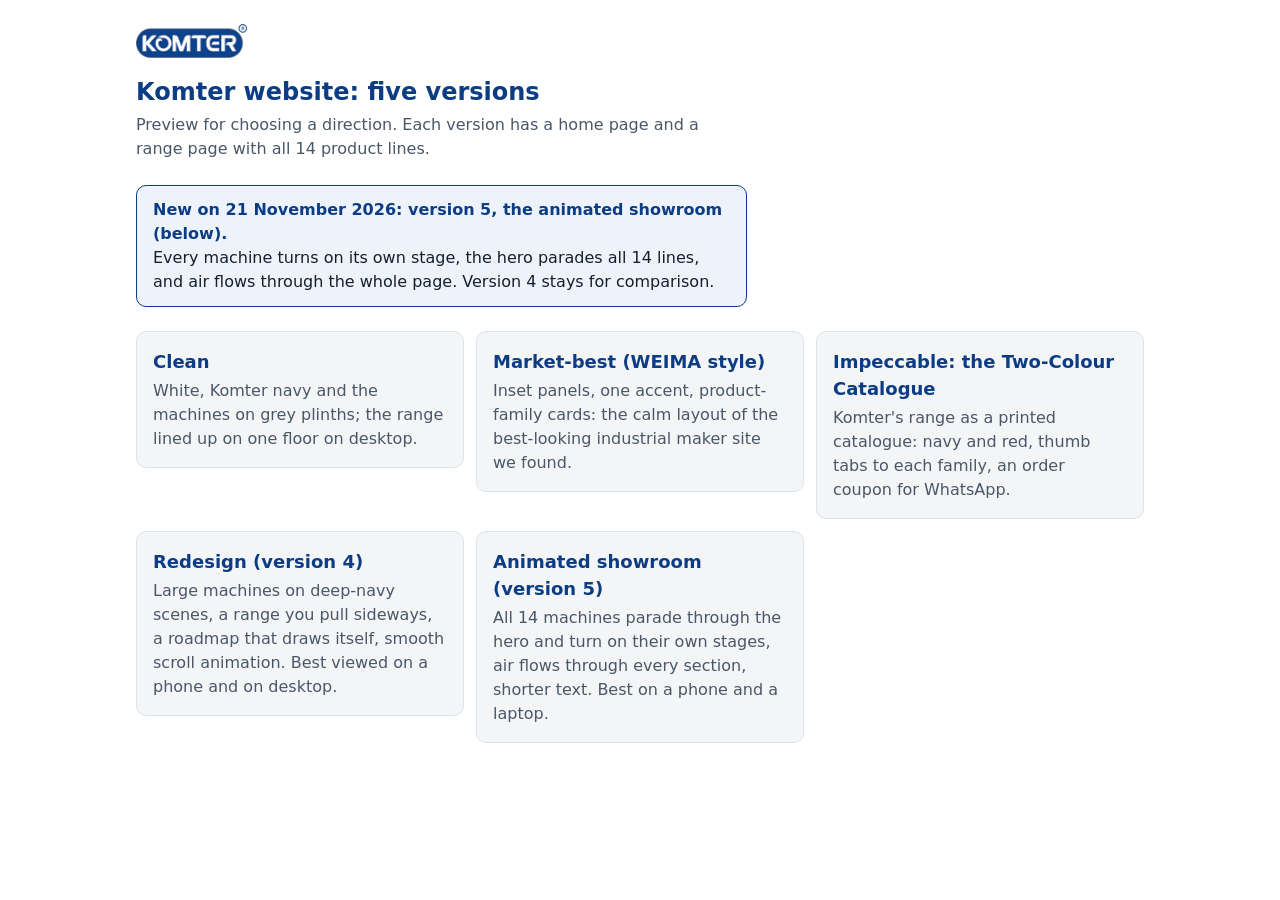
<file: index.html>
<!doctype html>
<html lang="en">
<head>
<meta charset="utf-8">
<meta name="viewport" content="width=device-width, initial-scale=1">
<meta name="robots" content="noindex, nofollow">
<title>Komter website: three versions</title>
<meta property="og:type" content="website">
<meta property="og:title" content="Komter website: three versions">
<meta property="og:url" content="https://arun-john-alt.github.io/komter-website/">
<meta property="og:image" content="https://arun-john-alt.github.io/komter-website/assets/og-range.jpg">
<meta property="og:image:width" content="1200">
<meta property="og:image:height" content="630">
<meta property="og:image:alt" content="Komter compressors, small to large, on one floor line">
<meta name="twitter:card" content="summary_large_image">
<link rel="icon" href="assets/favicon-32.png">
<style>
  :root { --navy: #0C3C84; --ink: #14202e; --ink-2: #4a5768; --rule: #dde3ea; --panel: #f3f5f7; }
  * { box-sizing: border-box; }
  body { margin: 0; background: #fff; color: var(--ink); font: 400 16px/1.5 system-ui, -apple-system, "Segoe UI", Roboto, Arial, sans-serif; }
  main { max-width: 1040px; margin: 0 auto; padding: 24px 16px 48px; }
  header img { height: 34px; width: auto; display: block; }
  h1 { font-size: 1.5rem; line-height: 1.2; margin: 20px 0 6px; color: var(--navy); }
  p.lede { margin: 0 0 24px; color: var(--ink-2); max-width: 60ch; }
  .updated { margin: 0 0 24px; padding: 12px 16px; border: 1px solid var(--navy); border-radius: 10px; background: #eef3fb; color: var(--ink); max-width: 60ch; }
  .updated strong { color: var(--navy); display: block; }
  ul { list-style: none; margin: 0; padding: 0; display: grid; gap: 12px; }
  @media (min-width: 760px) { ul { grid-template-columns: repeat(3, 1fr); } }
  li a { display: block; min-height: 44px; padding: 16px; border: 1px solid var(--rule); border-radius: 10px; background: var(--panel); color: inherit; text-decoration: none; }
  li a:hover { border-color: var(--navy); }
  li a:focus-visible { outline: 3px solid var(--navy); outline-offset: 2px; }
  li strong { display: block; color: var(--navy); font-size: 1.125rem; margin-bottom: 4px; }
  li span { color: var(--ink-2); }
</style>
</head>
<body>
<main>
  <header><img src="assets/logo-word.png" alt="KOMTER" width="987" height="301"></header>
  <h1>Komter website: five versions</h1>
  <p class="lede">Preview for choosing a direction. Each version has a home page and a range page with all 14 product lines.</p>
  <p class="updated"><strong>New on 21 November 2026: version 5, the animated showroom (below).</strong> Every machine turns on its own stage, the hero parades all 14 lines, and air flows through the whole page. Version 4 stays for comparison.</p>
  <ul>
    <li><a href="clean/index.html"><strong>Clean</strong><span>White, Komter navy and the machines on grey plinths; the range lined up on one floor on desktop.</span></a></li>
    <li><a href="market/index.html"><strong>Market-best (WEIMA style)</strong><span>Inset panels, one accent, product-family cards: the calm layout of the best-looking industrial maker site we found.</span></a></li>
    <li><a href="impeccable/index.html"><strong>Impeccable: the Two-Colour Catalogue</strong><span>Komter's range as a printed catalogue: navy and red, thumb tabs to each family, an order coupon for WhatsApp.</span></a></li>
    <li><a href="next/index.html"><strong>Redesign (version 4)</strong><span>Large machines on deep-navy scenes, a range you pull sideways, a roadmap that draws itself, smooth scroll animation. Best viewed on a phone and on desktop.</span></a></li>
    <li><a href="v5/index.html"><strong>Animated showroom (version 5)</strong><span>All 14 machines parade through the hero and turn on their own stages, air flows through every section, shorter text. Best on a phone and a laptop.</span></a></li>
  </ul>
</main>
</body>
</html>
</file>
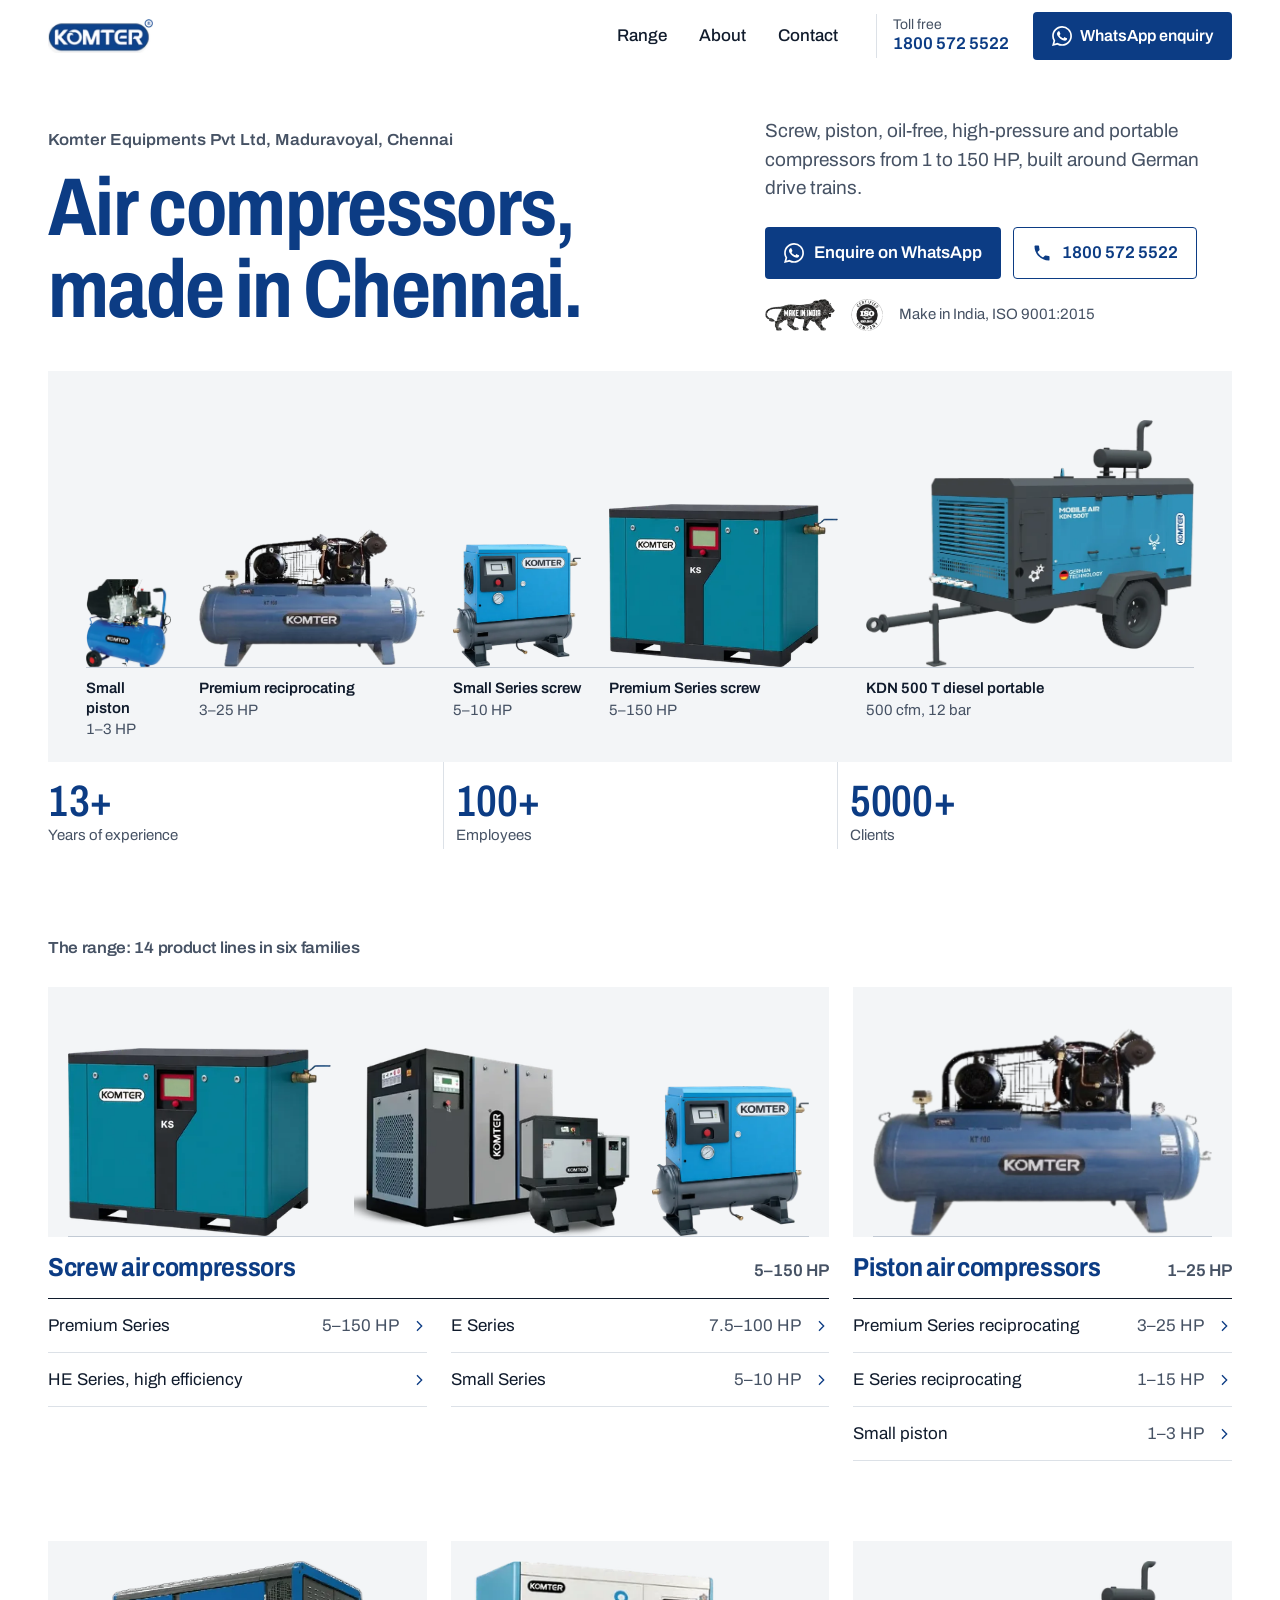
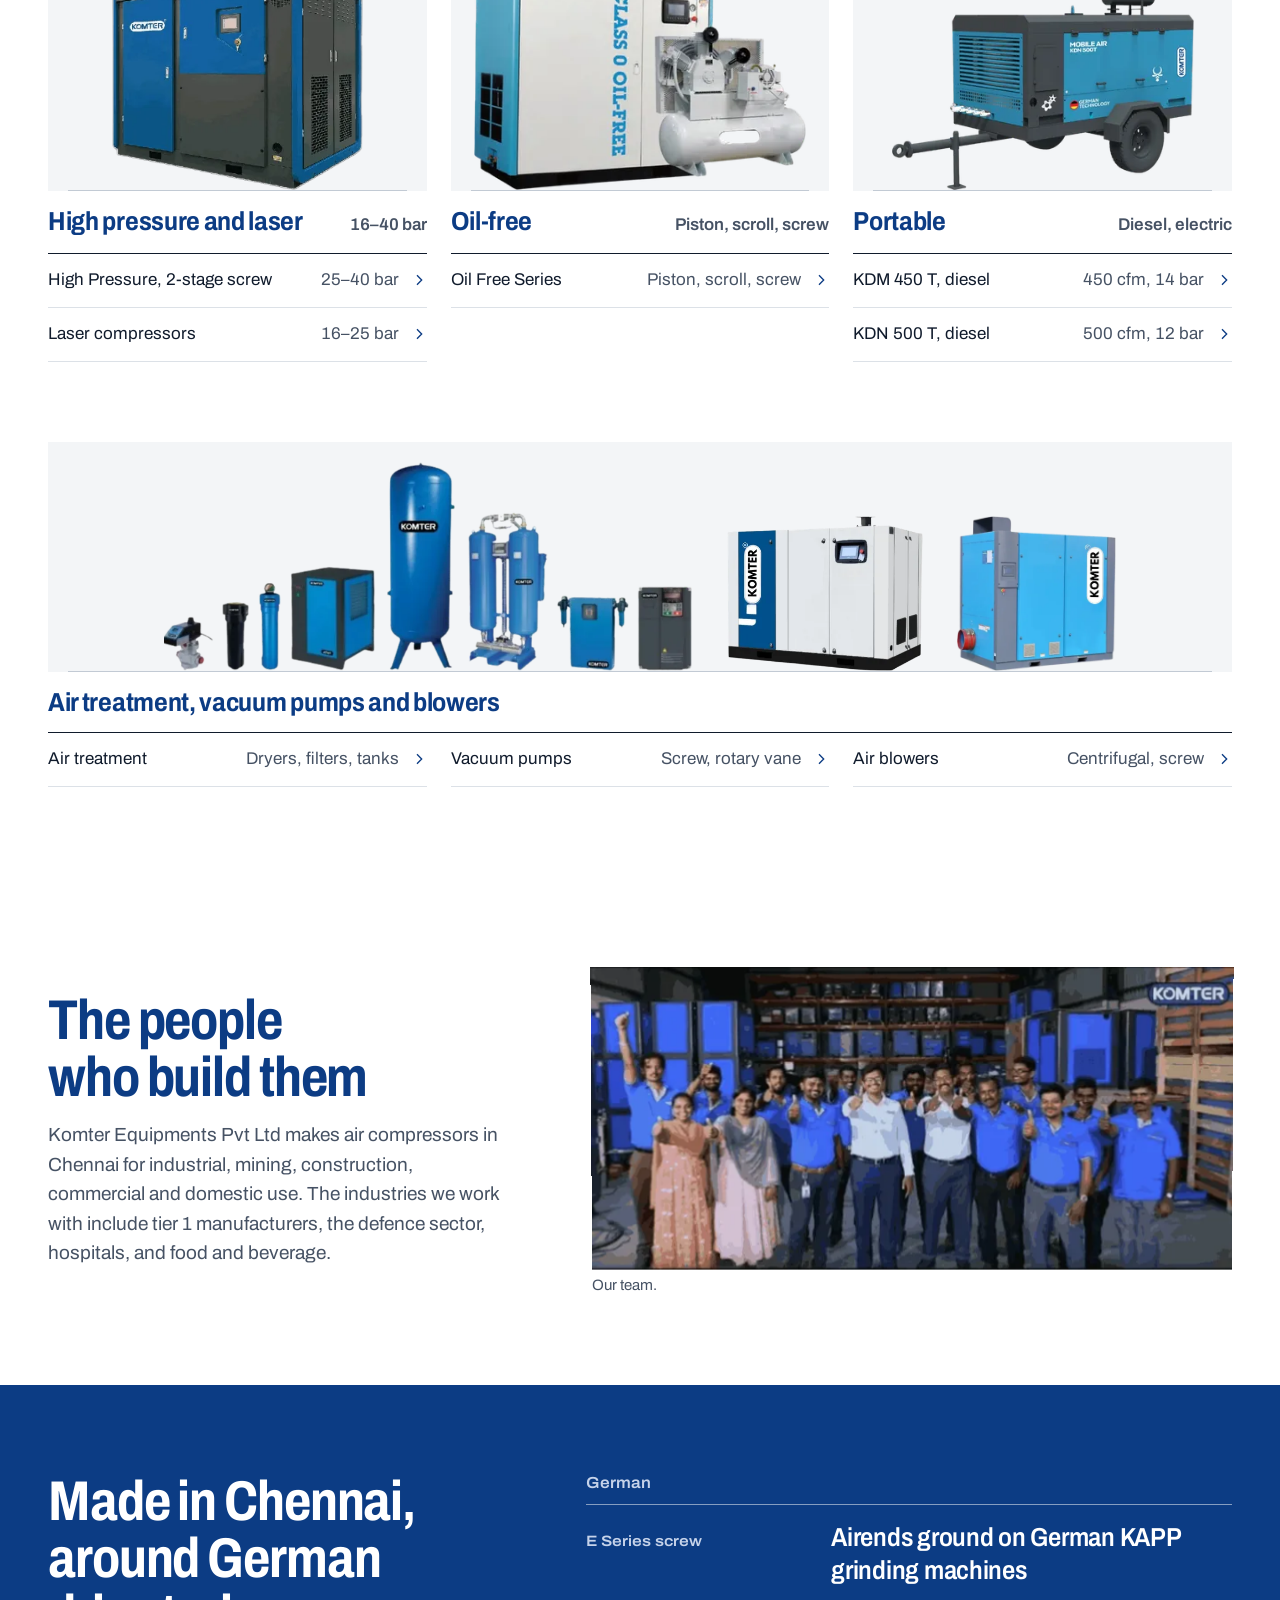
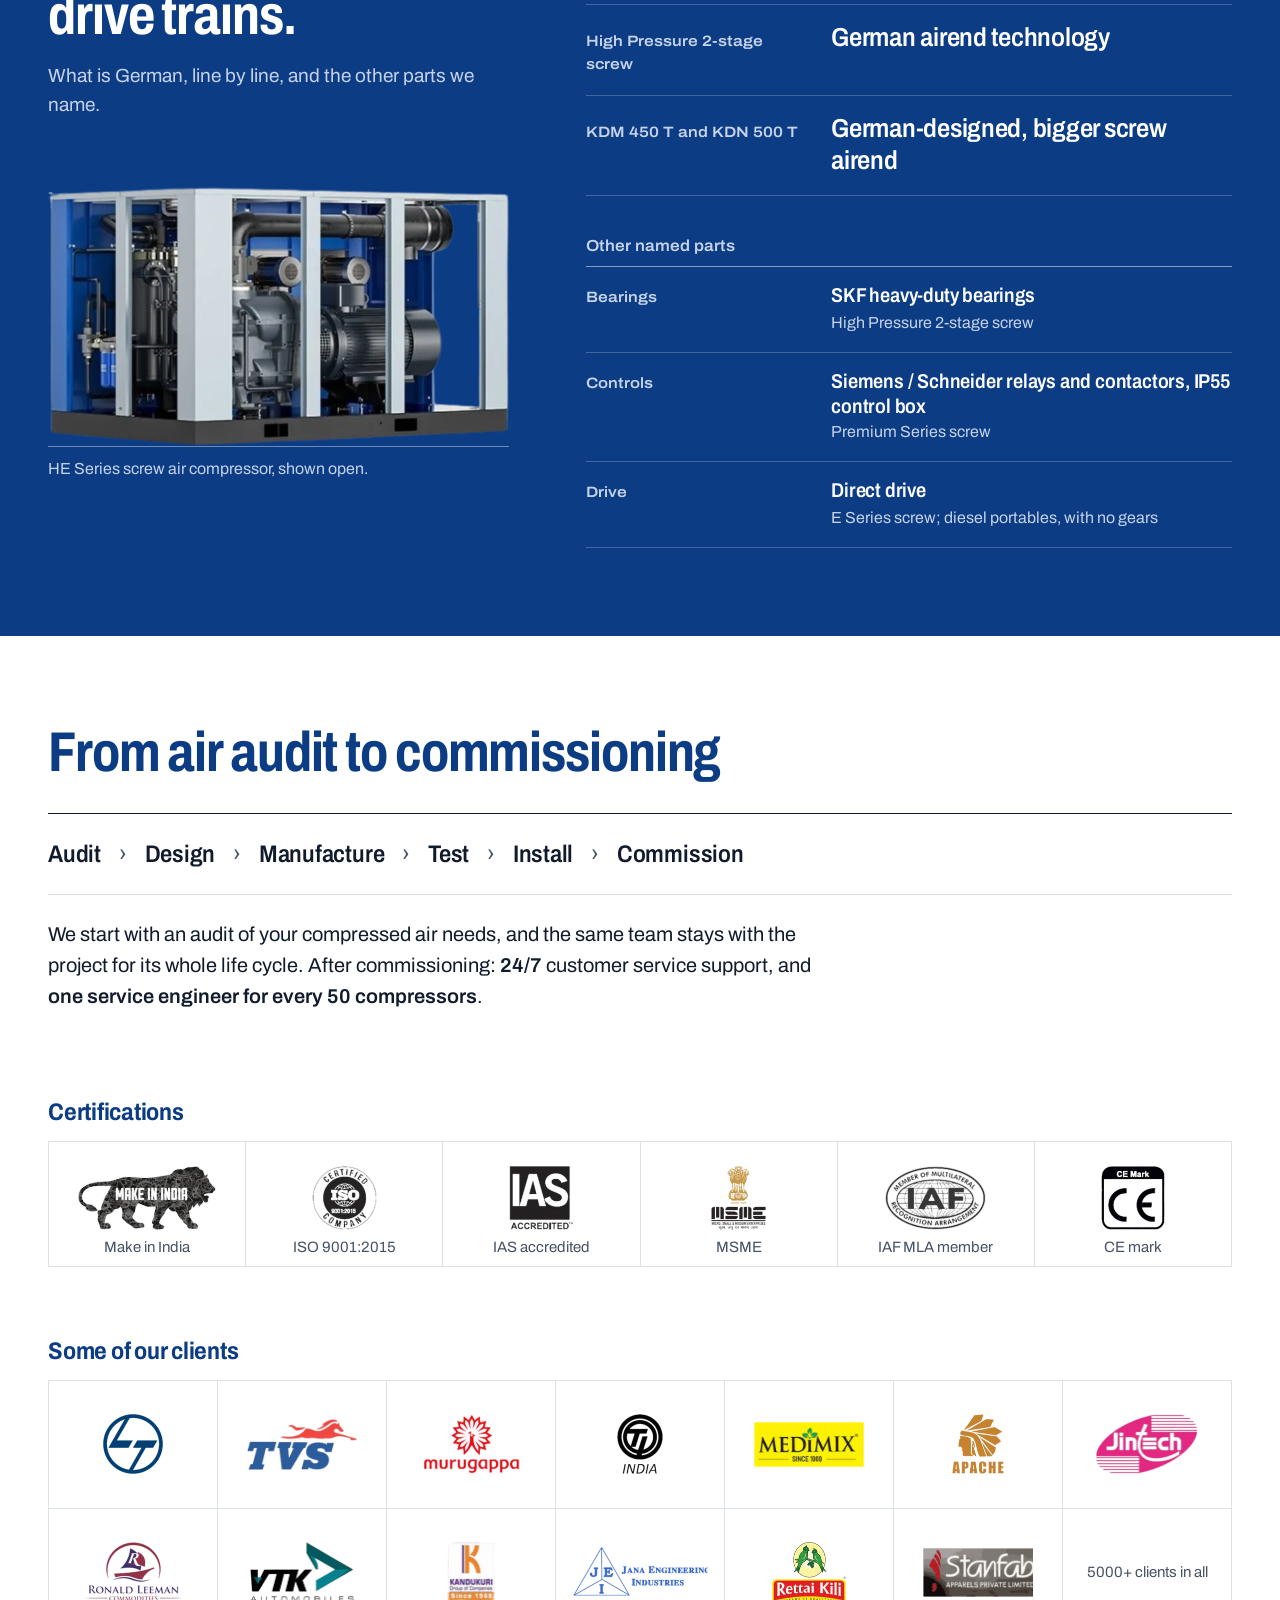
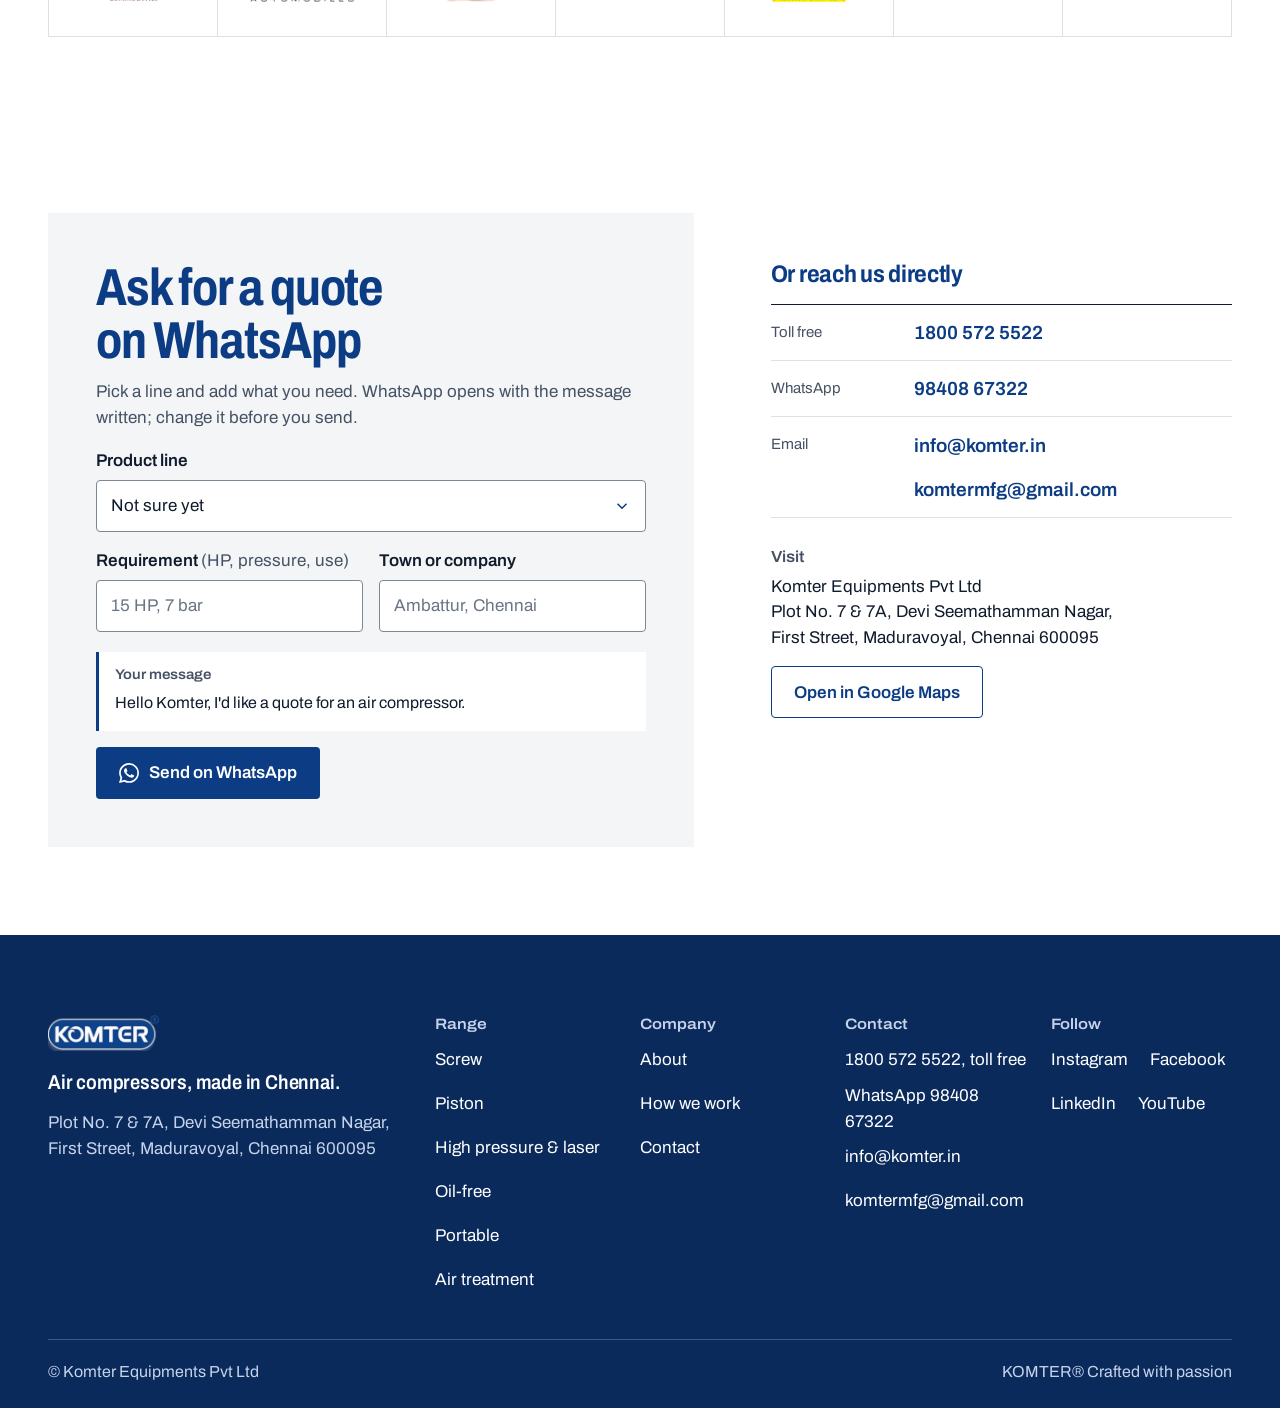
<file: clean/index.html>
<!doctype html>
<html lang="en">
<head>
<meta charset="utf-8">
<meta name="viewport" content="width=device-width, initial-scale=1, viewport-fit=cover">
<title>KOMTER air compressors, made in Chennai | Komter Equipments Pvt Ltd</title>
<meta name="description" content="Screw, piston, oil-free, high-pressure and portable air compressors from 1 to 150 HP, made in Chennai with German drive trains. Ask for a quote on WhatsApp or call 1800 572 5522.">
<meta name="robots" content="noindex, nofollow">
<meta name="theme-color" content="#0C3C84">
<meta property="og:type" content="website">
<meta property="og:site_name" content="KOMTER">
<meta property="og:title" content="KOMTER air compressors, made in Chennai">
<meta property="og:description" content="1 to 150 HP. Screw, piston, oil-free, high-pressure and portable, with German drive trains. Enquire on WhatsApp.">
<meta property="og:url" content="https://arun-john-alt.github.io/komter-website/clean/">
<meta property="og:image" content="https://arun-john-alt.github.io/komter-website/assets/og-home.jpg">
<meta property="og:image:width" content="1200">
<meta property="og:image:height" content="630">
<meta property="og:image:alt" content="The Komter team in front of their compressors">
<meta name="twitter:card" content="summary_large_image">
<link rel="icon" type="image/png" sizes="32x32" href="../assets/favicon-32.png">
<link rel="apple-touch-icon" href="../assets/ko-180.png">
<link rel="preconnect" href="https://fonts.googleapis.com">
<link rel="preconnect" href="https://fonts.gstatic.com" crossorigin>
<link rel="stylesheet" href="https://fonts.googleapis.com/css2?family=Archivo:wdth,wght@62..125,400..700&amp;display=swap">
<link rel="stylesheet" href="style.css">
<script>document.documentElement.classList.add('js');setTimeout(function(){if(!window.komterReady)document.documentElement.classList.add('no-reveal')},2500);</script>
</head>
<body class="home">
<svg width="0" height="0" style="position:absolute" aria-hidden="true" focusable="false">
  <symbol id="i-wa" viewBox="0 0 24 24"><path fill="currentColor" d="M17.47 14.38c-.3-.15-1.76-.87-2.03-.97-.27-.1-.47-.15-.67.15-.2.3-.77.97-.94 1.16-.17.2-.35.22-.64.07-.3-.15-1.26-.46-2.39-1.47-.88-.79-1.48-1.76-1.65-2.06-.17-.3-.02-.46.13-.6.13-.14.3-.35.45-.52.15-.18.2-.3.3-.5.1-.2.05-.37-.03-.52-.07-.15-.67-1.61-.92-2.2-.24-.58-.49-.5-.67-.51h-.57c-.2 0-.52.07-.79.37-.27.3-1.04 1.02-1.04 2.48s1.07 2.88 1.21 3.07c.15.2 2.1 3.2 5.08 4.49.71.31 1.26.49 1.7.63.71.22 1.36.19 1.87.12.57-.09 1.76-.72 2-1.42.25-.7.25-1.29.18-1.41-.08-.13-.27-.2-.57-.35m-5.42 7.4h-.01a9.87 9.87 0 0 1-5.03-1.38l-.36-.21-3.74.98 1-3.65-.24-.37a9.86 9.86 0 0 1-1.51-5.26c0-5.45 4.44-9.88 9.89-9.88 2.64 0 5.12 1.03 6.99 2.9a9.83 9.83 0 0 1 2.89 6.99c0 5.45-4.44 9.88-9.88 9.88m8.41-18.3A11.82 11.82 0 0 0 12.05 0C5.5 0 .16 5.34.16 11.89c0 2.1.55 4.14 1.59 5.95L.06 24l6.3-1.65a11.88 11.88 0 0 0 5.69 1.45h.01c6.55 0 11.89-5.34 11.89-11.89 0-3.18-1.24-6.17-3.48-8.41Z"/></symbol>
  <symbol id="i-call" viewBox="0 0 24 24"><path fill="currentColor" d="M6.62 10.79a15.05 15.05 0 0 0 6.59 6.59l2.2-2.2a1 1 0 0 1 1.02-.24c1.12.37 2.33.57 3.57.57a1 1 0 0 1 1 1V20a1 1 0 0 1-1 1A17 17 0 0 1 3 4a1 1 0 0 1 1-1h3.5a1 1 0 0 1 1 1c0 1.25.2 2.45.57 3.57a1 1 0 0 1-.25 1.02l-2.2 2.2Z"/></symbol>
  <symbol id="i-arrow" viewBox="0 0 24 24"><path fill="none" stroke="currentColor" stroke-width="2" d="M9 5l7 7-7 7"/></symbol>
  <symbol id="i-menu" viewBox="0 0 24 24"><path fill="none" stroke="currentColor" stroke-width="2" d="M3 8h18M3 16h18"/></symbol>
  <symbol id="i-close" viewBox="0 0 24 24"><path fill="none" stroke="currentColor" stroke-width="2" d="M5 5l14 14M19 5L5 19"/></symbol>
</svg>

<a class="skip" href="#main">Skip to content</a>

<header class="site-head">
  <div class="wrap head-row">
    <a class="brand" href="index.html" aria-label="KOMTER home">
      <img src="img/logo-word-sm.webp" srcset="img/logo-word-sm.webp 240w, img/logo-word-md.webp 480w" sizes="100px" width="240" height="78" alt="KOMTER">
    </a>
    <nav class="head-nav" aria-label="Main">
      <ul class="nav-inline">
        <li><a href="products.html">Range</a></li>
        <li><a href="#about">About</a></li>
        <li><a href="#enquire">Contact</a></li>
      </ul>
    </nav>
    <a class="head-call" href="tel:+18005725522"><span class="k">Toll free</span><span class="v num">1800 572 5522</span></a>
    <a class="btn btn-primary head-wa" href="https://wa.me/919840867322?text=Hello%20Komter%2C%20I'd%20like%20a%20quote%20for%20an%20air%20compressor." target="_blank" rel="noopener"><svg aria-hidden="true"><use href="#i-wa"/></svg><span class="short">WhatsApp</span><span class="long">WhatsApp enquiry</span></a>
    <details class="menu">
      <summary aria-label="Menu"><svg class="i-open" aria-hidden="true"><use href="#i-menu"/></svg><svg class="i-close" aria-hidden="true"><use href="#i-close"/></svg></summary>
      <div class="menu-panel">
        <nav aria-label="Main">
          <ul>
            <li><a href="products.html">Range <svg width="18" height="18" aria-hidden="true"><use href="#i-arrow"/></svg></a></li>
            <li><a href="#about">About <svg width="18" height="18" aria-hidden="true"><use href="#i-arrow"/></svg></a></li>
            <li><a href="#enquire">Contact <svg width="18" height="18" aria-hidden="true"><use href="#i-arrow"/></svg></a></li>
          </ul>
        </nav>
        <div class="menu-call">
          <a class="btn btn-line" href="tel:+18005725522"><svg aria-hidden="true"><use href="#i-call"/></svg>Call 1800 572 5522</a>
        </div>
      </div>
    </details>
  </div>
</header>

<main id="main">

  <section class="hero" aria-labelledby="hero-title">
    <div class="wrap hero-grid">
      <div class="hero-head">
        <p class="hero-eyebrow label">Komter Equipments Pvt Ltd<span class="wide">, Maduravoyal, Chennai</span></p>
        <h1 id="hero-title">Air compressors, made in&nbsp;Chennai.</h1>
        <script>(function(){var h=document.getElementById('hero-title');if(!h||matchMedia('(prefers-reduced-motion: reduce)').matches)return;var t=h.textContent;h.setAttribute('aria-label',t.replace(/\u00a0/g,' '));h.textContent='';t.split(' ').forEach(function(w,i){if(i)h.appendChild(document.createTextNode(' '));var o=document.createElement('span'),n=document.createElement('span');o.className='w';o.setAttribute('aria-hidden','true');n.style.setProperty('--i',i);n.textContent=w;o.appendChild(n);h.appendChild(o)});h.className='split'})();</script>
      </div>

      <!-- Phones and tablets: one machine, big. Desktop swaps this for the lineup below. -->
      <figure class="hero-media plinth">
        <div class="stage">
          <picture>
            <source media="(min-width: 900px)" srcset="[data-uri]">
            <img src="../assets/premium-screw-md.webp" srcset="../assets/premium-screw-sm.webp 360w, ../assets/premium-screw-md.webp 720w, ../assets/premium-screw-lg.webp 906w" sizes="(min-width: 600px) 400px, 270px" width="906" height="646" alt="Komter Premium Series screw air compressor" fetchpriority="high">
          </picture>
        </div>
        <figcaption class="cap"><span>Premium Series screw</span><span class="num">5–150 HP</span></figcaption>
      </figure>

      <div class="hero-act">
      <p class="hero-sub">Screw, piston, oil-free, high-pressure and portable compressors from 1 to 150 HP, built around German drive trains.</p>
      <div class="hero-cta">
        <a class="btn btn-primary" href="https://wa.me/919840867322?text=Hello%20Komter%2C%20I'd%20like%20a%20quote%20for%20an%20air%20compressor." target="_blank" rel="noopener"><svg aria-hidden="true"><use href="#i-wa"/></svg>Enquire on WhatsApp</a>
        <a class="btn btn-line" href="tel:+18005725522"><svg aria-hidden="true"><use href="#i-call"/></svg><span class="num">1800 572 5522</span> <small>toll free</small></a>
      </div>
      <ul class="hero-marks" aria-label="Certifications">
        <li><img src="img/cert-make-in-india.webp" width="260" height="120" alt="Make in India"></li>
        <li><img src="img/cert-iso-9001.webp" width="121" height="120" alt="ISO 9001:2015 certified"></li>
        <li class="t" aria-hidden="true">Make in India, ISO 9001:2015</li>
      </ul>
      </div>

      <!-- Desktop: the range on one ground line, at believable relative scale -->
      <div class="hero-lineup plinth">
        <ul class="lineup" aria-label="Five Komter machines">
          <li><a href="products.html#small-piston"><span class="lu-img lu-1"><img src="../assets/small-piston-sm.webp" srcset="../assets/small-piston-sm.webp 347w, ../assets/small-piston-md.webp 693w" sizes="95px" width="1348" height="1400" alt="" loading="lazy"></span><span class="lu-cap"><span class="n">Small piston</span><span class="num">1–3 HP</span></span></a></li>
          <li><a href="products.html#premium-recip"><span class="lu-img lu-2"><img src="../assets/premium-recip-sm.webp" srcset="../assets/premium-recip-sm.webp 360w, ../assets/premium-recip-md.webp 720w" sizes="255px" width="1400" height="860" alt="" loading="lazy"></span><span class="lu-cap"><span class="n">Premium reciprocating</span><span class="num">3–25 HP</span></span></a></li>
          <li><a href="products.html#small-screw"><span class="lu-img lu-3"><img src="../assets/small-screw-sm.webp" srcset="../assets/small-screw-sm.webp 360w, ../assets/small-screw-md.webp 720w" sizes="140px" width="798" height="765" alt="" loading="lazy"></span><span class="lu-cap"><span class="n">Small Series screw</span><span class="num">5–10 HP</span></span></a></li>
          <li><a href="products.html#premium-screw"><span class="lu-img lu-4"><img src="../assets/premium-screw-sm.webp" srcset="../assets/premium-screw-sm.webp 360w, ../assets/premium-screw-md.webp 720w" sizes="260px" width="906" height="646" alt="" loading="lazy"></span><span class="lu-cap"><span class="n">Premium Series screw</span><span class="num">5–150 HP</span></span></a></li>
          <li><a href="products.html#portable"><span class="lu-img lu-5"><img src="../assets/portable-md.webp" srcset="../assets/portable-sm.webp 360w, ../assets/portable-md.webp 720w, ../assets/portable-lg.webp 924w" sizes="370px" width="924" height="700" alt="" loading="lazy"></span><span class="lu-cap"><span class="n">KDN 500 T diesel portable</span><span class="num">500 cfm, 12 bar</span></span></a></li>
        </ul>
      </div>

      <dl class="figs">
        <div><dt>Years of experience</dt><dd>13+</dd></div>
        <div><dt>Employees</dt><dd>100+</dd></div>
        <div><dt>Clients</dt><dd>5000+</dd></div>
      </dl>
    </div>
  </section>

  <section class="sec range" id="range" aria-labelledby="range-title">
    <div class="wrap">
      <h2 id="range-title" class="range-label label">The range: 14 product lines in six families</h2>
      <div class="fams">
        <article class="fam fam--screw fam--wide" id="fam-screw" aria-labelledby="fam-screw-t">
          <a class="fam-top" href="products.html#f-screw">
            <div class="plinth"><div class="stage stage--row">
              <img class="x" src="../assets/premium-screw-md.webp" srcset="../assets/premium-screw-sm.webp 360w, ../assets/premium-screw-md.webp 720w" sizes="(min-width: 1024px) 300px, 260px" width="906" height="646" alt="" loading="lazy">
              <img src="../assets/e-series-screw-md.webp" srcset="../assets/e-series-screw-sm.webp 360w, ../assets/e-series-screw-md.webp 504w" sizes="(min-width: 1024px) 320px, (min-width: 640px) 270px, 250px" width="504" height="343" alt="" loading="lazy">
              <img class="x x--s" src="../assets/small-screw-sm.webp" srcset="../assets/small-screw-sm.webp 360w, ../assets/small-screw-md.webp 720w" sizes="(min-width: 1024px) 180px, 150px" width="798" height="765" alt="" loading="lazy">
            </div></div>
            <div class="fam-title"><h3 id="fam-screw-t">Screw air compressors</h3><span class="num">5–150 HP</span></div>
          </a>
          <ul class="lines">
            <li><a href="products.html#premium-screw"><span class="n">Premium Series</span><span class="r">5–150 HP</span><svg aria-hidden="true"><use href="#i-arrow"/></svg></a></li>
            <li><a href="products.html#e-series-screw"><span class="n">E Series</span><span class="r">7.5–100 HP</span><svg aria-hidden="true"><use href="#i-arrow"/></svg></a></li>
            <li><a href="products.html#he-series"><span class="n">HE Series, high efficiency</span><span class="r"></span><svg aria-hidden="true"><use href="#i-arrow"/></svg></a></li>
            <li><a href="products.html#small-screw"><span class="n">Small Series</span><span class="r">5–10 HP</span><svg aria-hidden="true"><use href="#i-arrow"/></svg></a></li>
          </ul>
        </article>

        <article class="fam" id="fam-piston" aria-labelledby="fam-piston-t">
          <a class="fam-top" href="products.html#f-piston">
            <div class="plinth"><div class="stage">
              <img src="../assets/premium-recip-md.webp" srcset="../assets/premium-recip-sm.webp 360w, ../assets/premium-recip-md.webp 720w, ../assets/premium-recip-lg.webp 1400w" sizes="(min-width: 1024px) 375px, (min-width: 640px) 310px, 275px" width="1400" height="860" alt="" loading="lazy">
            </div></div>
            <div class="fam-title"><h3 id="fam-piston-t">Piston air compressors</h3><span class="num">1–25 HP</span></div>
          </a>
          <ul class="lines">
            <li><a href="products.html#premium-recip"><span class="n">Premium Series reciprocating</span><span class="r">3–25 HP</span><svg aria-hidden="true"><use href="#i-arrow"/></svg></a></li>
            <li><a href="products.html#e-series-recip"><span class="n">E Series reciprocating</span><span class="r">1–15 HP</span><svg aria-hidden="true"><use href="#i-arrow"/></svg></a></li>
            <li><a href="products.html#small-piston"><span class="n">Small piston</span><span class="r">1–3 HP</span><svg aria-hidden="true"><use href="#i-arrow"/></svg></a></li>
          </ul>
        </article>

        <article class="fam" id="fam-hp" aria-labelledby="fam-hp-t">
          <a class="fam-top" href="products.html#f-hp">
            <div class="plinth"><div class="stage">
              <img src="../assets/high-pressure-md.webp" width="327" height="299" alt="" loading="lazy">
            </div></div>
            <div class="fam-title"><h3 id="fam-hp-t">High pressure and laser</h3><span class="num">16–40 bar</span></div>
          </a>
          <ul class="lines">
            <li><a href="products.html#high-pressure"><span class="n">High Pressure, 2-stage screw</span><span class="r">25–40 bar</span><svg aria-hidden="true"><use href="#i-arrow"/></svg></a></li>
            <li><a href="products.html#laser"><span class="n">Laser compressors</span><span class="r">16–25 bar</span><svg aria-hidden="true"><use href="#i-arrow"/></svg></a></li>
          </ul>
        </article>

        <article class="fam" id="fam-oilfree" aria-labelledby="fam-oilfree-t">
          <a class="fam-top" href="products.html#f-oilfree">
            <div class="plinth"><div class="stage">
              <img src="../assets/oil-free-md.webp" srcset="../assets/oil-free-sm.webp 360w, ../assets/oil-free-md.webp 720w, ../assets/oil-free-lg.webp 1400w" sizes="(min-width: 1024px) 335px, (min-width: 640px) 275px, 245px" width="1400" height="965" alt="" loading="lazy">
            </div></div>
            <div class="fam-title"><h3 id="fam-oilfree-t">Oil-free</h3><span class="num">Piston, scroll, screw</span></div>
          </a>
          <ul class="lines">
            <li><a href="products.html#oil-free"><span class="n">Oil Free Series</span><span class="r">Piston, scroll, screw</span><svg aria-hidden="true"><use href="#i-arrow"/></svg></a></li>
          </ul>
        </article>

        <article class="fam" id="fam-portable" aria-labelledby="fam-portable-t">
          <a class="fam-top" href="products.html#f-portable">
            <div class="plinth"><div class="stage">
              <img src="../assets/portable-md.webp" srcset="../assets/portable-sm.webp 360w, ../assets/portable-md.webp 720w, ../assets/portable-lg.webp 924w" sizes="(min-width: 1024px) 305px, (min-width: 640px) 250px, 225px" width="924" height="700" alt="" loading="lazy">
            </div></div>
            <div class="fam-title"><h3 id="fam-portable-t">Portable</h3><span class="num">Diesel, electric</span></div>
          </a>
          <ul class="lines">
            <li><a href="products.html#portable"><span class="n">KDM 450 T, diesel</span><span class="r">450 cfm, 14 bar</span><svg aria-hidden="true"><use href="#i-arrow"/></svg></a></li>
            <li><a href="products.html#portable"><span class="n">KDN 500 T, diesel</span><span class="r">500 cfm, 12 bar</span><svg aria-hidden="true"><use href="#i-arrow"/></svg></a></li>
          </ul>
        </article>

        <article class="fam fam--treat fam--wide" id="fam-treat" aria-labelledby="fam-treat-t">
          <a class="fam-top" href="products.html#f-treat">
            <div class="plinth"><div class="stage stage--row">
              <img src="../assets/air-treatment-md.webp" srcset="../assets/air-treatment-sm.webp 360w, ../assets/air-treatment-md.webp 720w, ../assets/air-treatment-lg.webp 1400w" sizes="(min-width: 1024px) 530px, (min-width: 640px) 420px, 92vw" width="1400" height="555" alt="" loading="lazy">
              <img class="x x--m" src="../assets/vacuum-pump-sm.webp" srcset="../assets/vacuum-pump-sm.webp 360w, ../assets/vacuum-pump-md.webp 720w" sizes="(min-width: 1024px) 200px, 150px" width="720" height="567" alt="" loading="lazy">
              <img class="x x--m" src="../assets/blower-sm.webp" srcset="../assets/blower-sm.webp 360w, ../assets/blower-md.webp 720w" sizes="(min-width: 1024px) 160px, 120px" width="720" height="702" alt="" loading="lazy">
            </div></div>
            <div class="fam-title"><h3 id="fam-treat-t">Air treatment, vacuum pumps and blowers</h3></div>
          </a>
          <ul class="lines">
            <li><a href="products.html#air-treatment"><span class="n">Air treatment</span><span class="r">Dryers, filters, tanks</span><svg aria-hidden="true"><use href="#i-arrow"/></svg></a></li>
            <li><a href="products.html#vacuum-pump"><span class="n">Vacuum pumps</span><span class="r">Screw, rotary vane</span><svg aria-hidden="true"><use href="#i-arrow"/></svg></a></li>
            <li><a href="products.html#blower"><span class="n">Air blowers</span><span class="r">Centrifugal, screw</span><svg aria-hidden="true"><use href="#i-arrow"/></svg></a></li>
          </ul>
        </article>
      </div>
    </div>
  </section>

  <section class="sec about" id="about" aria-labelledby="about-title">
    <div class="wrap about-grid">
      <div class="about-text reveal">
        <h2 id="about-title">The people who build them</h2>
        <p>Komter Equipments Pvt Ltd makes air compressors in Chennai for industrial, mining, construction, commercial and domestic use. The industries we work with include tier 1 manufacturers, the defence sector, hospitals, and food and beverage.</p>
      </div>
      <figure class="team">
        <img src="../assets/team-md.webp" srcset="../assets/team-sm.webp 360w, ../assets/team-md.webp 720w, ../assets/team-lg.webp 1400w" sizes="(min-width: 1024px) 640px, (min-width: 768px) calc(100vw - 56px), 150vw" width="1400" height="659" alt="The Komter team, about twenty people in blue Komter shirts, standing in front of Komter compressors" loading="lazy">
        <figcaption>Our team.</figcaption>
      </figure>
    </div>
  </section>

  <section class="band on-navy" aria-labelledby="de-title">
    <div class="wrap band-grid">
      <div class="band-head reveal">
        <h2 id="de-title">Made in Chennai, around German drive trains.</h2>
        <p>What is German, line by line, and the other parts we name.</p>
        <figure class="band-media">
          <div class="stage">
            <img src="../assets/he-series-md.webp" srcset="../assets/he-series-sm.webp 360w, ../assets/he-series-md.webp 720w, ../assets/he-series-lg.webp 1400w" sizes="(min-width: 1024px) 470px, 92vw" width="1400" height="787" alt="Komter HE Series screw air compressor shown open, with its internal parts visible" loading="lazy">
          </div>
          <figcaption>HE Series screw air compressor, shown open.</figcaption>
        </figure>
      </div>
      <div class="spec-lists">
        <h3 class="spec-sub">German</h3>
        <dl class="spec-d">
          <div><dt>E Series screw</dt><dd>Airends ground on German KAPP grinding machines</dd></div>
          <div><dt>High Pressure 2-stage screw</dt><dd>German airend technology</dd></div>
          <div><dt>KDM 450 T and KDN 500 T</dt><dd>German-designed, bigger screw airend</dd></div>
        </dl>
        <h3 class="spec-sub">Other named parts</h3>
        <dl class="spec-d spec-d--plain">
          <div><dt>Bearings</dt><dd>SKF heavy-duty bearings</dd><dd class="where">High Pressure 2-stage screw</dd></div>
          <div><dt>Controls</dt><dd>Siemens / Schneider relays and contactors, IP55 control box</dd><dd class="where">Premium Series screw</dd></div>
          <div><dt>Drive</dt><dd>Direct drive</dd><dd class="where">E Series screw; diesel portables, with no gears</dd></div>
        </dl>
      </div>
    </div>
  </section>

  <section class="sec process" id="process" aria-labelledby="proc-title">
    <div class="wrap">
      <h2 id="proc-title" class="proc-title reveal">From air audit to commissioning</h2>
      <ol class="steps-line" aria-label="How a Komter project runs">
        <li>Audit</li>
        <li>Design</li>
        <li>Manufacture</li>
        <li>Test</li>
        <li>Install</li>
        <li>Commission</li>
      </ol>
      <p class="service-line">We start with an audit of your compressed air needs, and the same team stays with the project for its whole life cycle. After commissioning: <strong>24/7</strong> customer service support, and <strong>one service engineer for every 50&nbsp;compressors</strong>.</p>
    </div>
  </section>

  <section class="sec trust" aria-label="Certifications and clients">
    <div class="wrap">
      <div class="trust-block">
        <h2>Certifications</h2>
        <ul class="marks">
          <li><img src="img/cert-make-in-india.webp" width="260" height="120" alt="" loading="lazy"><span>Make in India</span></li>
          <li><img src="img/cert-iso-9001.webp" width="121" height="120" alt="" loading="lazy"><span>ISO 9001:2015</span></li>
          <li><img src="img/cert-ias.webp" width="120" height="120" alt="" loading="lazy"><span>IAS accredited</span></li>
          <li><img src="img/cert-msme.webp" width="104" height="120" alt="" loading="lazy"><span>MSME</span></li>
          <li><img src="img/cert-iaf.webp" width="190" height="120" alt="" loading="lazy"><span>IAF MLA member</span></li>
          <li><img src="img/cert-ce.webp" width="121" height="120" alt="" loading="lazy"><span>CE mark</span></li>
        </ul>
      </div>
      <div class="trust-block">
        <h2>Some of our clients</h2>
        <ul class="logos">
          <li><img src="img/client-lt.webp" width="120" height="120" alt="L&amp;T" loading="lazy"></li>
          <li><img src="img/client-tvs.webp" width="256" height="120" alt="TVS" loading="lazy"></li>
          <li><img src="img/client-murugappa.webp" width="194" height="120" alt="Murugappa" loading="lazy"></li>
          <li><img src="img/client-ti-india.webp" width="92" height="120" alt="TI India" loading="lazy"></li>
          <li><img src="img/client-medimix.webp" width="260" height="107" alt="Medimix" loading="lazy"></li>
          <li><img src="img/client-apache.webp" width="103" height="120" alt="Apache" loading="lazy"></li>
          <li><img src="img/client-jintech.webp" width="205" height="120" alt="Jintech" loading="lazy"></li>
          <li><img src="img/client-ronald-leeman.webp" width="194" height="120" alt="Ronald Leeman Commodities" loading="lazy"></li>
          <li><img src="img/client-vtk.webp" width="209" height="120" alt="VTK Automobiles" loading="lazy"></li>
          <li class="w"><img src="img/client-kandukuri.webp" width="97" height="120" alt="Kandukuri Group" loading="lazy"></li>
          <li class="w"><img src="img/client-jana-engineering.webp" width="260" height="97" alt="Jana Engineering Industries" loading="lazy"></li>
          <li><img src="img/client-rettai-kili.webp" width="147" height="120" alt="Rettai Kili" loading="lazy"></li>
          <li><img src="img/client-stanfab.webp" width="260" height="116" alt="Stanfab Apparels" loading="lazy"></li>
          <li class="more" aria-hidden="true">5000+ clients in all</li>
        </ul>
      </div>
    </div>
  </section>

  <section class="sec enquire" id="enquire" aria-labelledby="enq-title">
    <div class="wrap enq-grid">
      <form class="builder" id="wa-form" action="https://wa.me/919840867322" method="get" target="_blank">
        <h2 id="enq-title">Ask for a quote on WhatsApp</h2>
        <p>Pick a line and add what you need. WhatsApp opens with the message written; change it before you send.</p>
        <div class="field">
          <label for="f-line">Product line</label>
          <select id="f-line">
            <option value="" data-q="an air compressor">Not sure yet</option>
            <optgroup label="Screw">
              <option value="premium-screw" data-q="a Premium Series screw air compressor">Premium Series screw, 5–150 HP</option>
              <option value="e-series-screw" data-q="an E Series screw air compressor">E Series screw, 7.5–100 HP</option>
              <option value="he-series" data-q="an HE Series high efficiency screw air compressor">HE Series high efficiency screw</option>
              <option value="small-screw" data-q="a Small Series screw air compressor">Small Series screw, 5–10 HP</option>
            </optgroup>
            <optgroup label="Piston">
              <option value="premium-recip" data-q="a Premium Series reciprocating air compressor">Premium Series reciprocating, 3–25 HP</option>
              <option value="e-series-recip" data-q="an E Series reciprocating air compressor">E Series reciprocating, 1–15 HP</option>
              <option value="small-piston" data-q="a small piston compressor">Small piston, 1–3 HP</option>
            </optgroup>
            <optgroup label="High pressure and laser">
              <option value="high-pressure" data-q="a High Pressure 2-stage screw compressor">High Pressure 2-stage screw, 25–40 bar</option>
              <option value="laser" data-q="a laser compressor">Laser compressor, 16–25 bar</option>
            </optgroup>
            <optgroup label="Oil-free">
              <option value="oil-free" data-q="an Oil Free Series compressor">Oil Free Series</option>
            </optgroup>
            <optgroup label="Portable">
              <option value="portable" data-q="a portable air compressor">Portable, diesel or electric</option>
            </optgroup>
            <optgroup label="Air treatment, vacuum, blowers">
              <option value="air-treatment" data-q="air treatment equipment">Air treatment: dryers, filters, tanks</option>
              <option value="vacuum-pump" data-q="a vacuum pump">Vacuum pump</option>
              <option value="blower" data-q="an air blower">Air blower</option>
            </optgroup>
          </select>
        </div>
        <div class="row">
          <div class="field">
            <label for="f-need">Requirement <span>(HP, pressure, use)</span></label>
            <input id="f-need" type="text" maxlength="160" autocomplete="off" placeholder="15 HP, 7 bar">
          </div>
          <div class="field">
            <label for="f-from">Town or company</label>
            <input id="f-from" type="text" maxlength="160" autocomplete="organization" placeholder="Ambattur, Chennai">
          </div>
        </div>
        <div class="preview">
          <p class="label">Your message</p>
          <p id="wa-preview" aria-live="polite">Hello Komter, I'd like a quote for an air compressor.</p>
        </div>
        <a class="btn btn-primary send" id="wa-send" href="https://wa.me/919840867322?text=Hello%20Komter%2C%20I'd%20like%20a%20quote%20for%20an%20air%20compressor." target="_blank" rel="noopener"><svg aria-hidden="true"><use href="#i-wa"/></svg>Send on WhatsApp</a>
        <p class="nojs">Add your requirement in the chat after it opens.</p>
      </form>

      <div class="direct-wrap">
        <h3>Or reach us directly</h3>
        <ul class="direct">
          <li><a href="tel:+18005725522"><span class="k">Toll free</span><span class="v">1800 572 5522</span></a></li>
          <li><a href="https://wa.me/919840867322?text=Hello%20Komter%2C%20I'd%20like%20a%20quote%20for%20an%20air%20compressor." target="_blank" rel="noopener"><span class="k">WhatsApp</span><span class="v">98408 67322</span></a></li>
          <li class="direct-mail"><span class="k">Email</span><span class="vs"><a href="mailto:info@komter.in?subject=Enquiry%20from%20the%20website">info@komter.in</a><a href="mailto:komtermfg@gmail.com?subject=Enquiry%20from%20the%20website">komtermfg@gmail.com</a></span></li>
        </ul>
        <div class="visit">
          <p class="label">Visit</p>
          <address>Komter Equipments Pvt Ltd<br>Plot No. 7 &amp; 7A, Devi Seemathamman Nagar,<br>First Street, Maduravoyal, Chennai 600095</address>
          <a class="btn btn-line" href="https://www.google.com/maps/search/?api=1&amp;query=Komter+Equipments+Pvt+Ltd+Maduravoyal" target="_blank" rel="noopener">Open in Google Maps</a>
        </div>
      </div>
    </div>
  </section>

</main>

<footer class="site-foot on-navy">
  <div class="wrap">
    <div class="foot-grid">
      <div class="foot-brand">
        <img src="img/logo-word-sm.webp" srcset="img/logo-word-sm.webp 240w, img/logo-word-md.webp 480w" sizes="112px" width="240" height="78" alt="KOMTER" loading="lazy">
        <p>Air compressors, made in Chennai.</p>
        <address>Plot No. 7 &amp; 7A, Devi Seemathamman Nagar, First Street, Maduravoyal, Chennai 600095</address>
      </div>
      <nav class="foot-links" aria-labelledby="foot-range">
        <h2 id="foot-range">Range</h2>
        <ul>
          <li><a href="products.html#f-screw">Screw</a></li>
          <li><a href="products.html#f-piston">Piston</a></li>
          <li><a href="products.html#f-hp">High pressure &amp; laser</a></li>
          <li><a href="products.html#f-oilfree">Oil-free</a></li>
          <li><a href="products.html#f-portable">Portable</a></li>
          <li><a href="products.html#f-treat">Air treatment</a></li>
        </ul>
      </nav>
      <nav class="foot-links" aria-labelledby="foot-co">
        <h2 id="foot-co">Company</h2>
        <ul>
          <li><a href="index.html#about">About</a></li>
          <li><a href="index.html#process">How we work</a></li>
          <li><a href="index.html#enquire">Contact</a></li>
        </ul>
      </nav>
      <div class="foot-contact">
        <h2>Contact</h2>
        <ul>
          <li><a href="tel:+18005725522">1800 572 5522, toll free</a></li>
          <li><a href="https://wa.me/919840867322?text=Hello%20Komter%2C%20I'd%20like%20a%20quote%20for%20an%20air%20compressor." target="_blank" rel="noopener">WhatsApp 98408 67322</a></li>
          <li><a href="mailto:info@komter.in">info@komter.in</a></li>
          <li><a href="mailto:komtermfg@gmail.com">komtermfg@gmail.com</a></li>
        </ul>
      </div>
      <div class="foot-links foot-follow">
        <h2>Follow</h2>
        <ul>
          <li><a href="https://www.instagram.com/komtercompressors" target="_blank" rel="noopener">Instagram</a></li>
          <li><a href="https://www.facebook.com/komtercompressor" target="_blank" rel="noopener">Facebook</a></li>
          <li><a href="https://www.linkedin.com/in/komter-air-compressor" target="_blank" rel="noopener">LinkedIn</a></li>
          <li><a href="https://www.youtube.com/@komteraircompressors5628" target="_blank" rel="noopener">YouTube</a></li>
        </ul>
      </div>
    </div>
    <div class="foot-base">
      <p>© Komter Equipments Pvt Ltd</p>
      <p>KOMTER® Crafted with passion</p>
    </div>
  </div>
</footer>
<script src="site.js" defer></script>
</body>
</html>
</file>
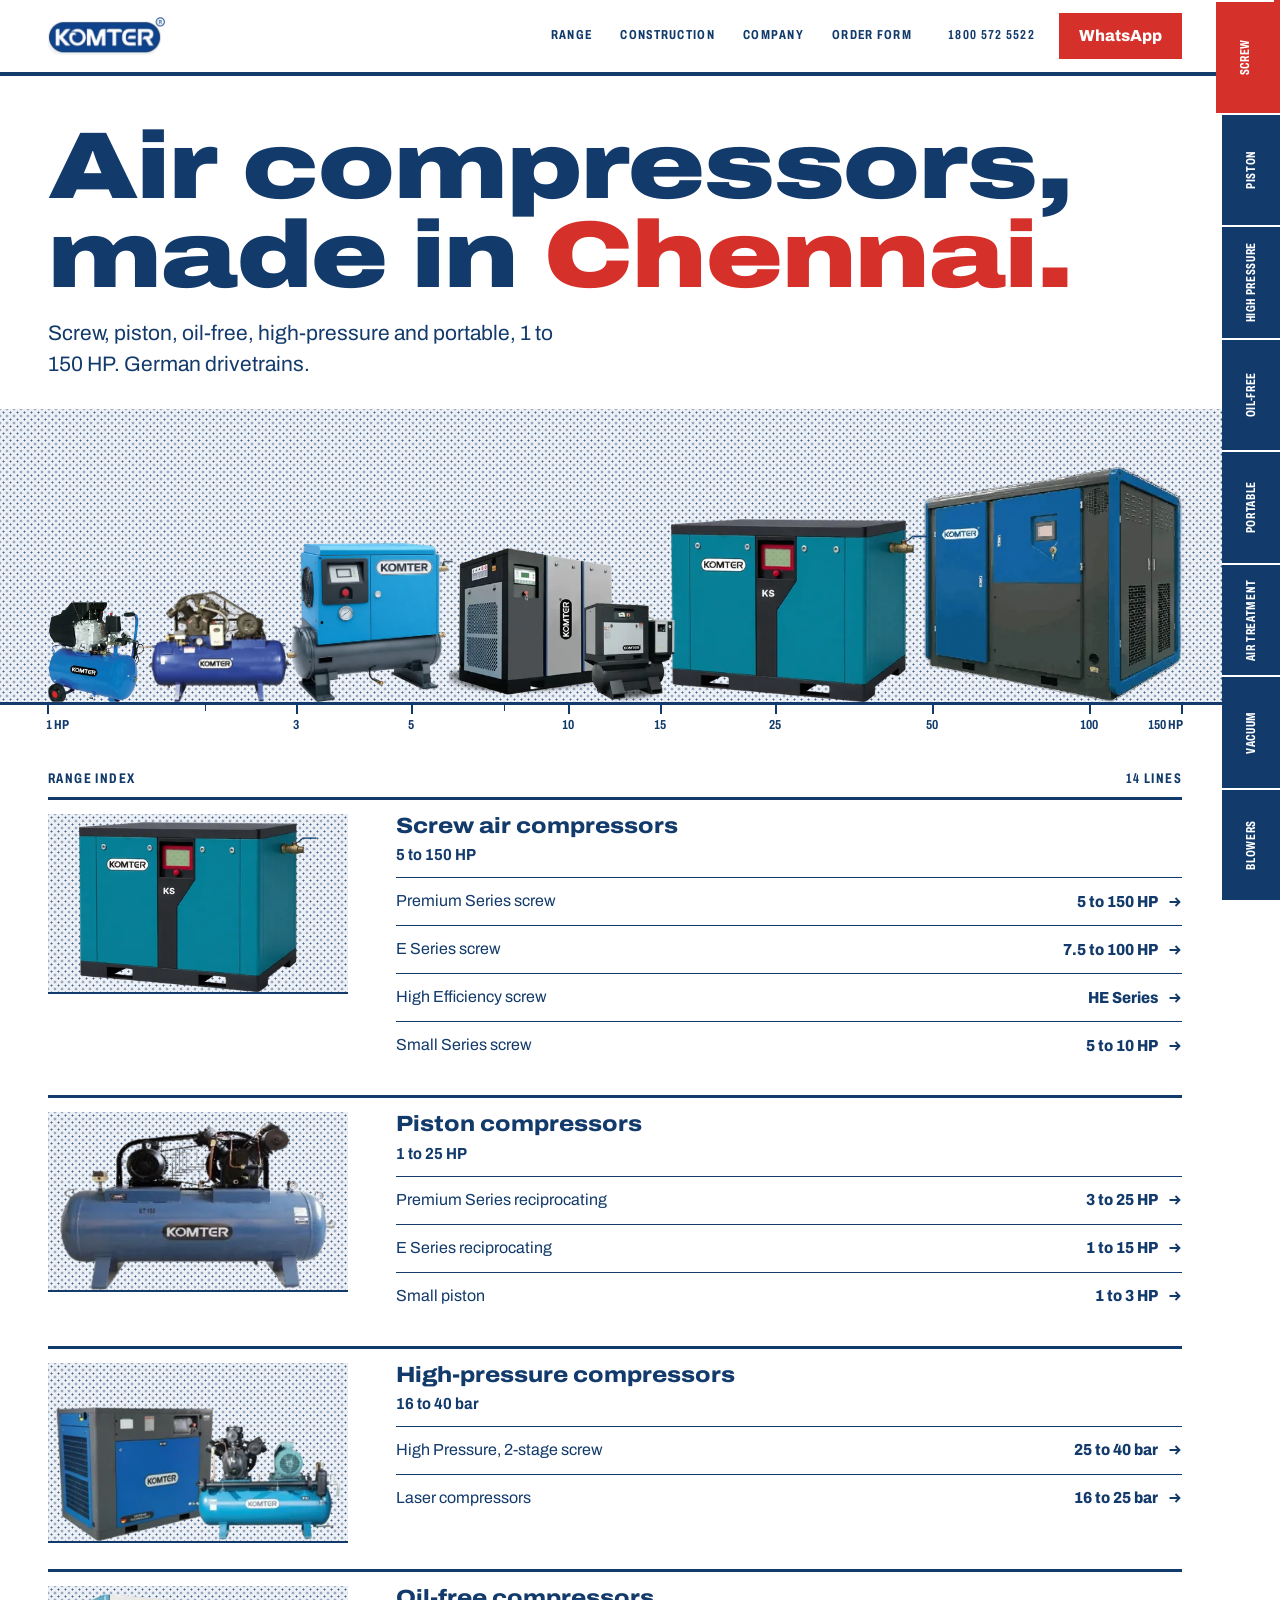
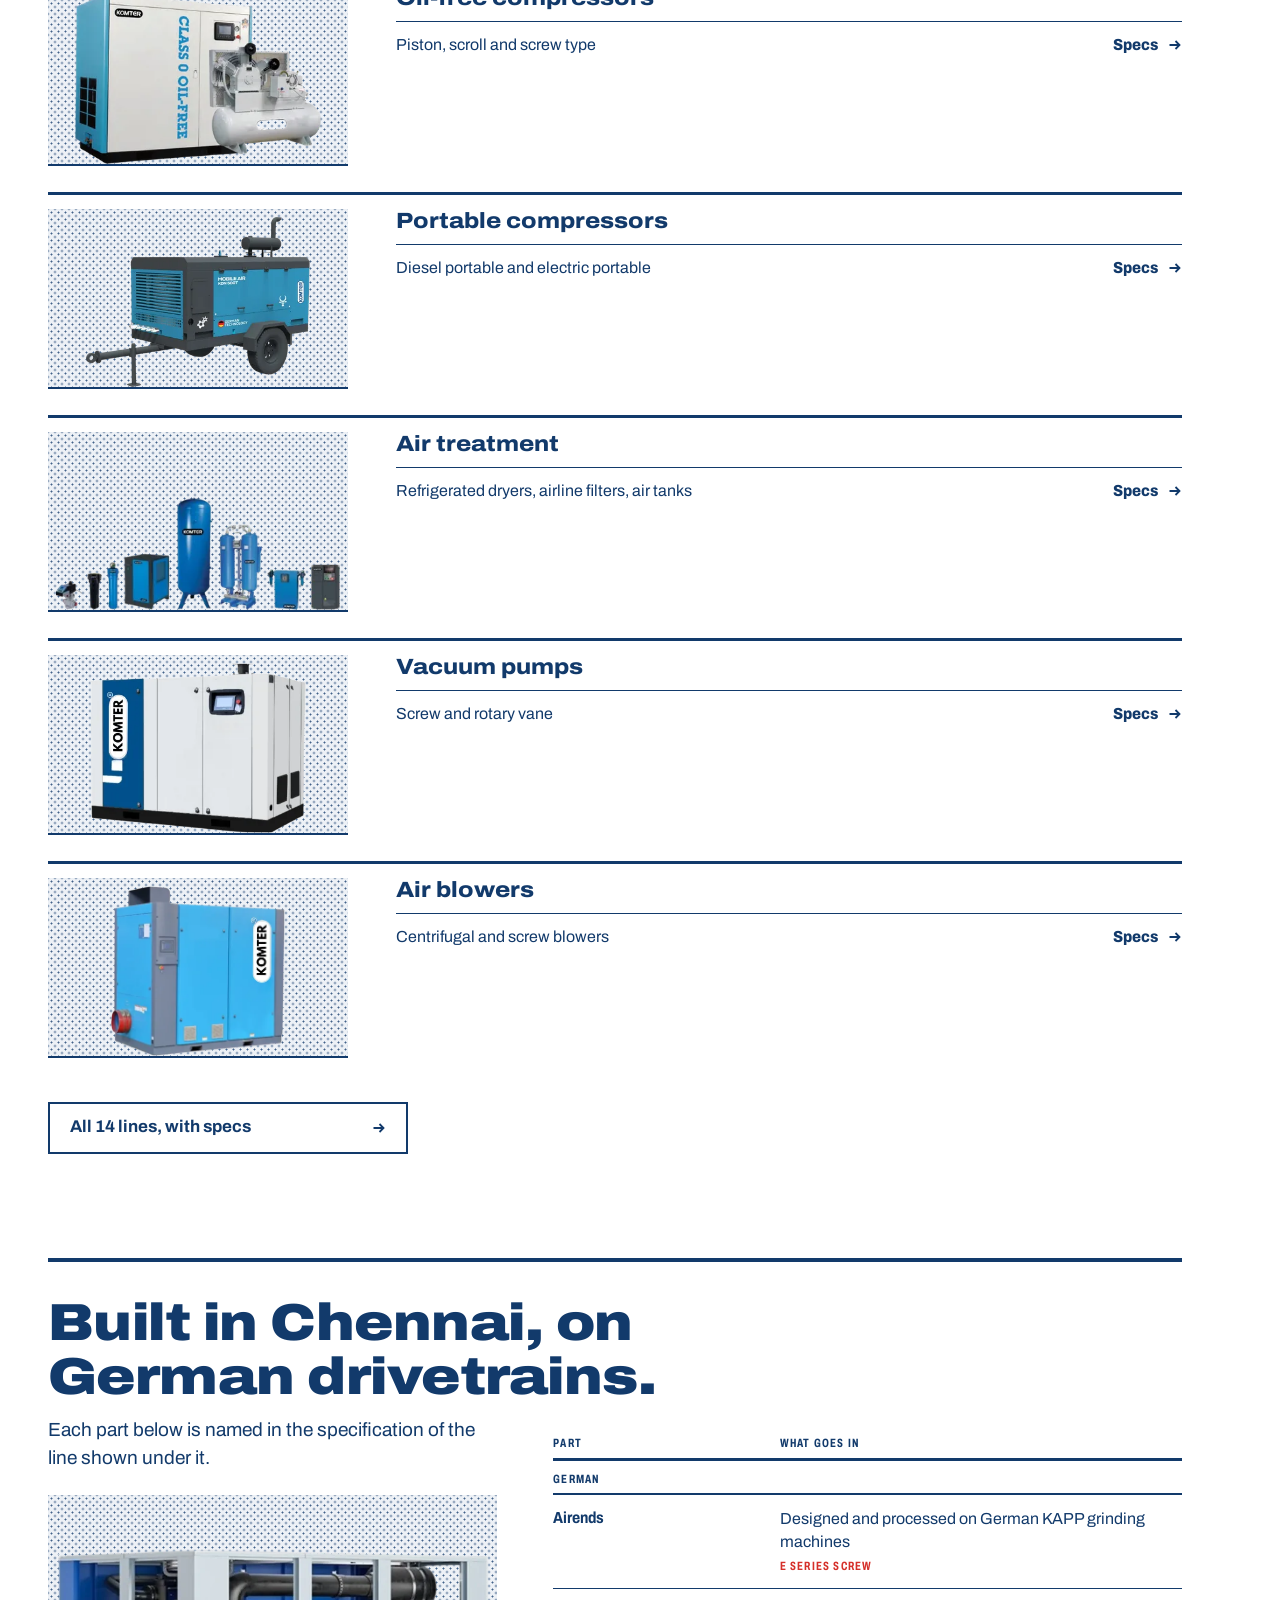
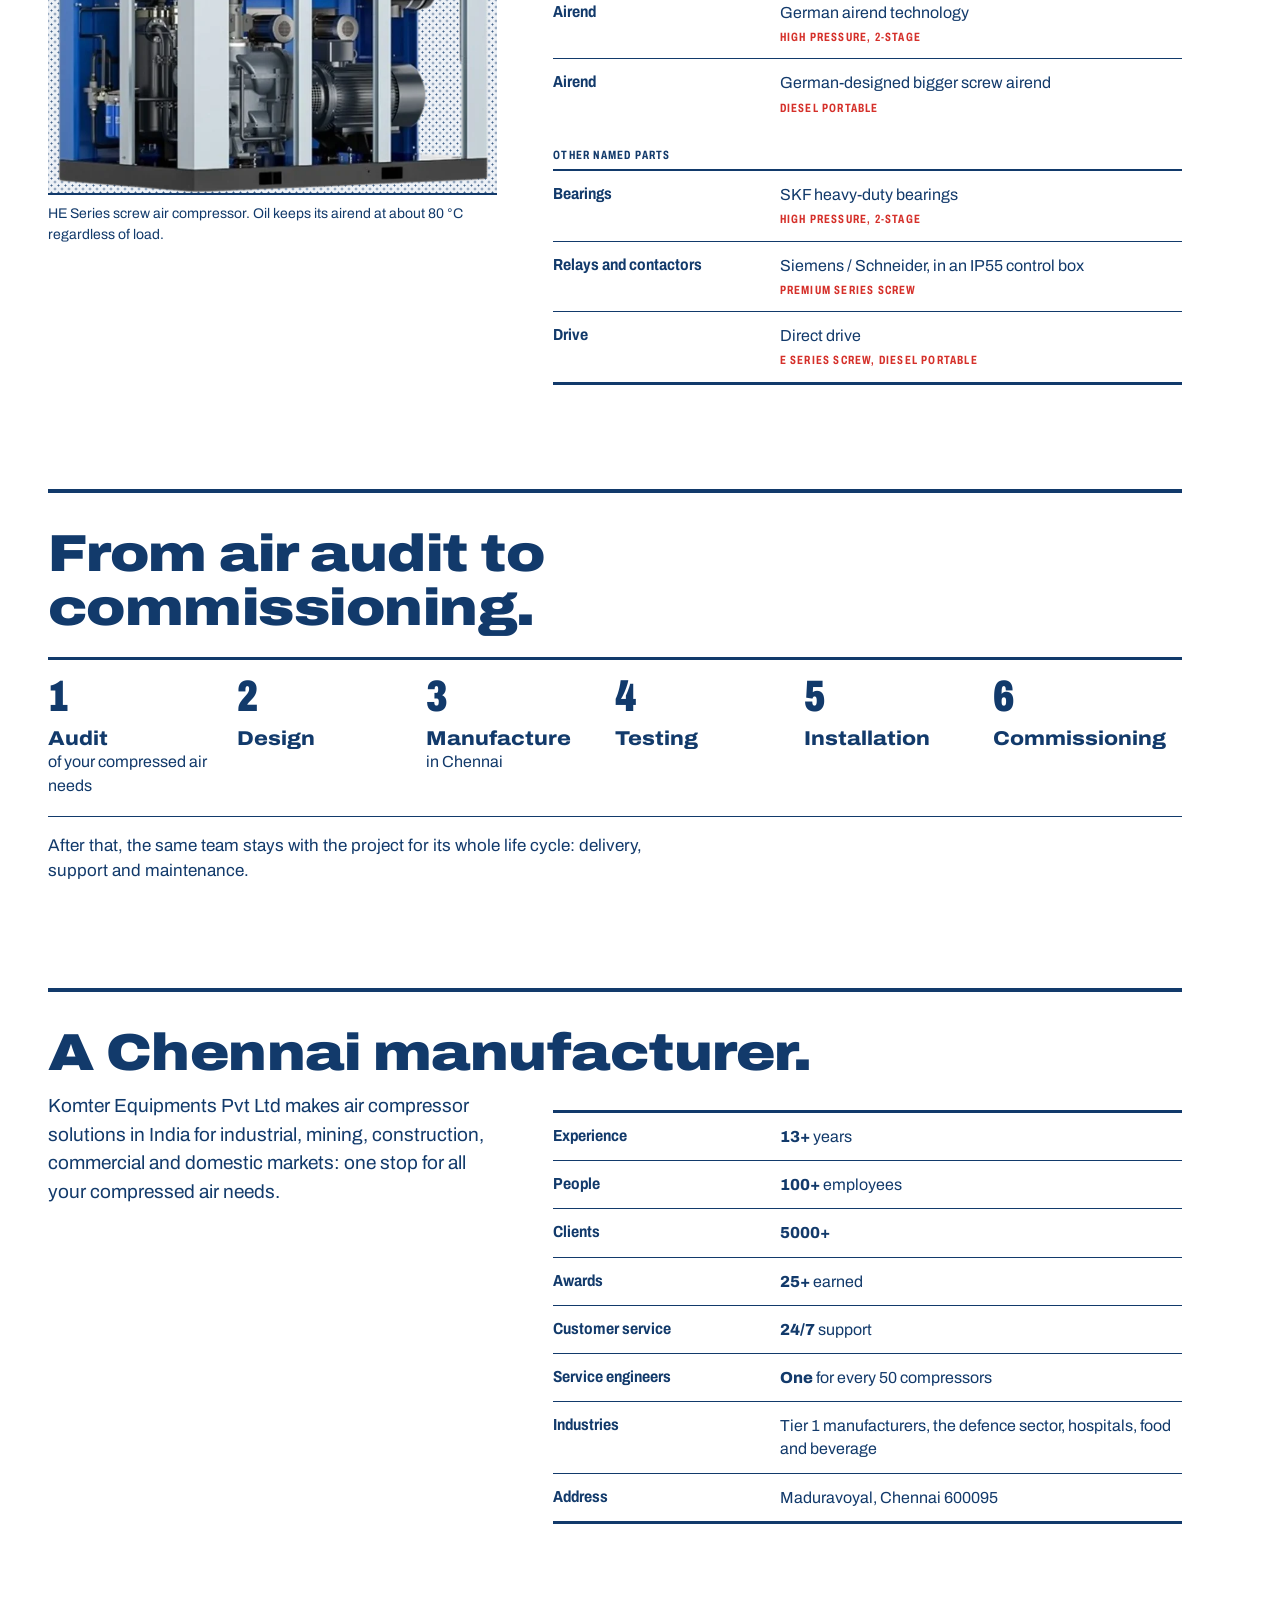
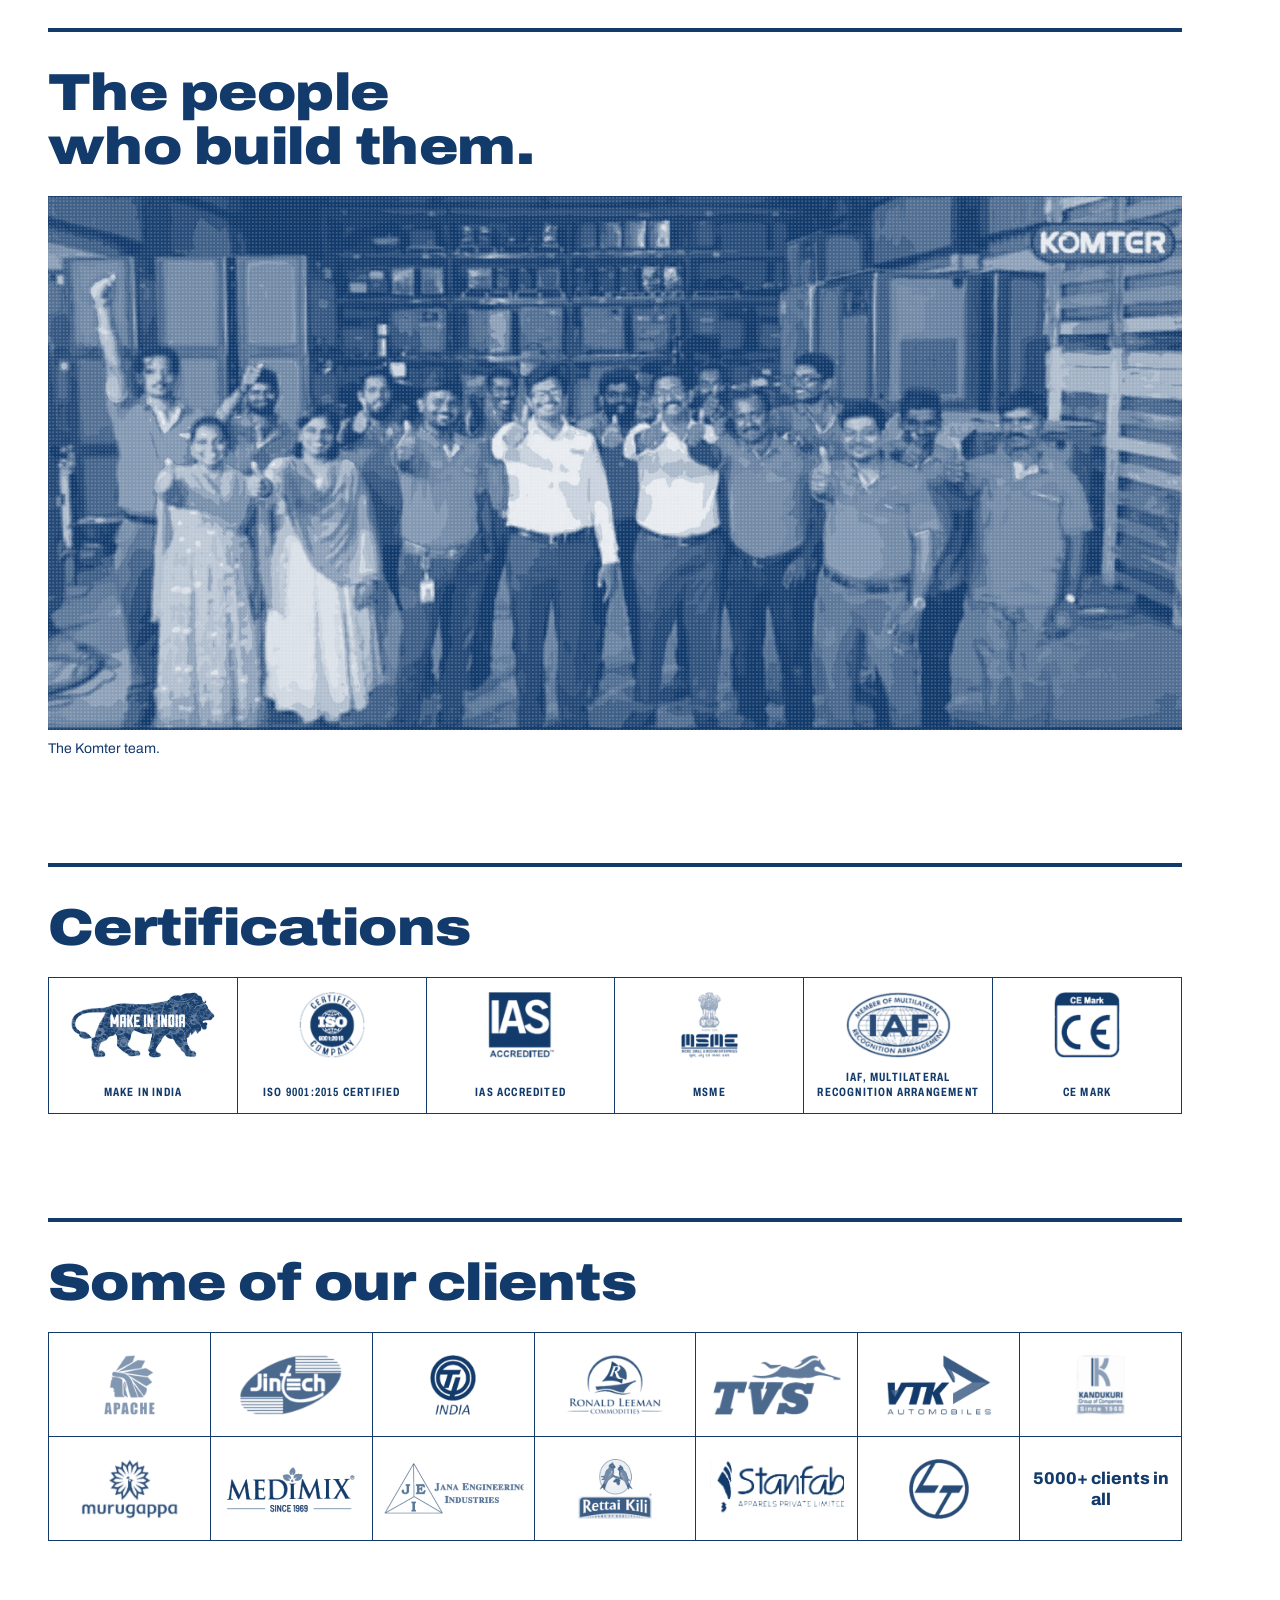
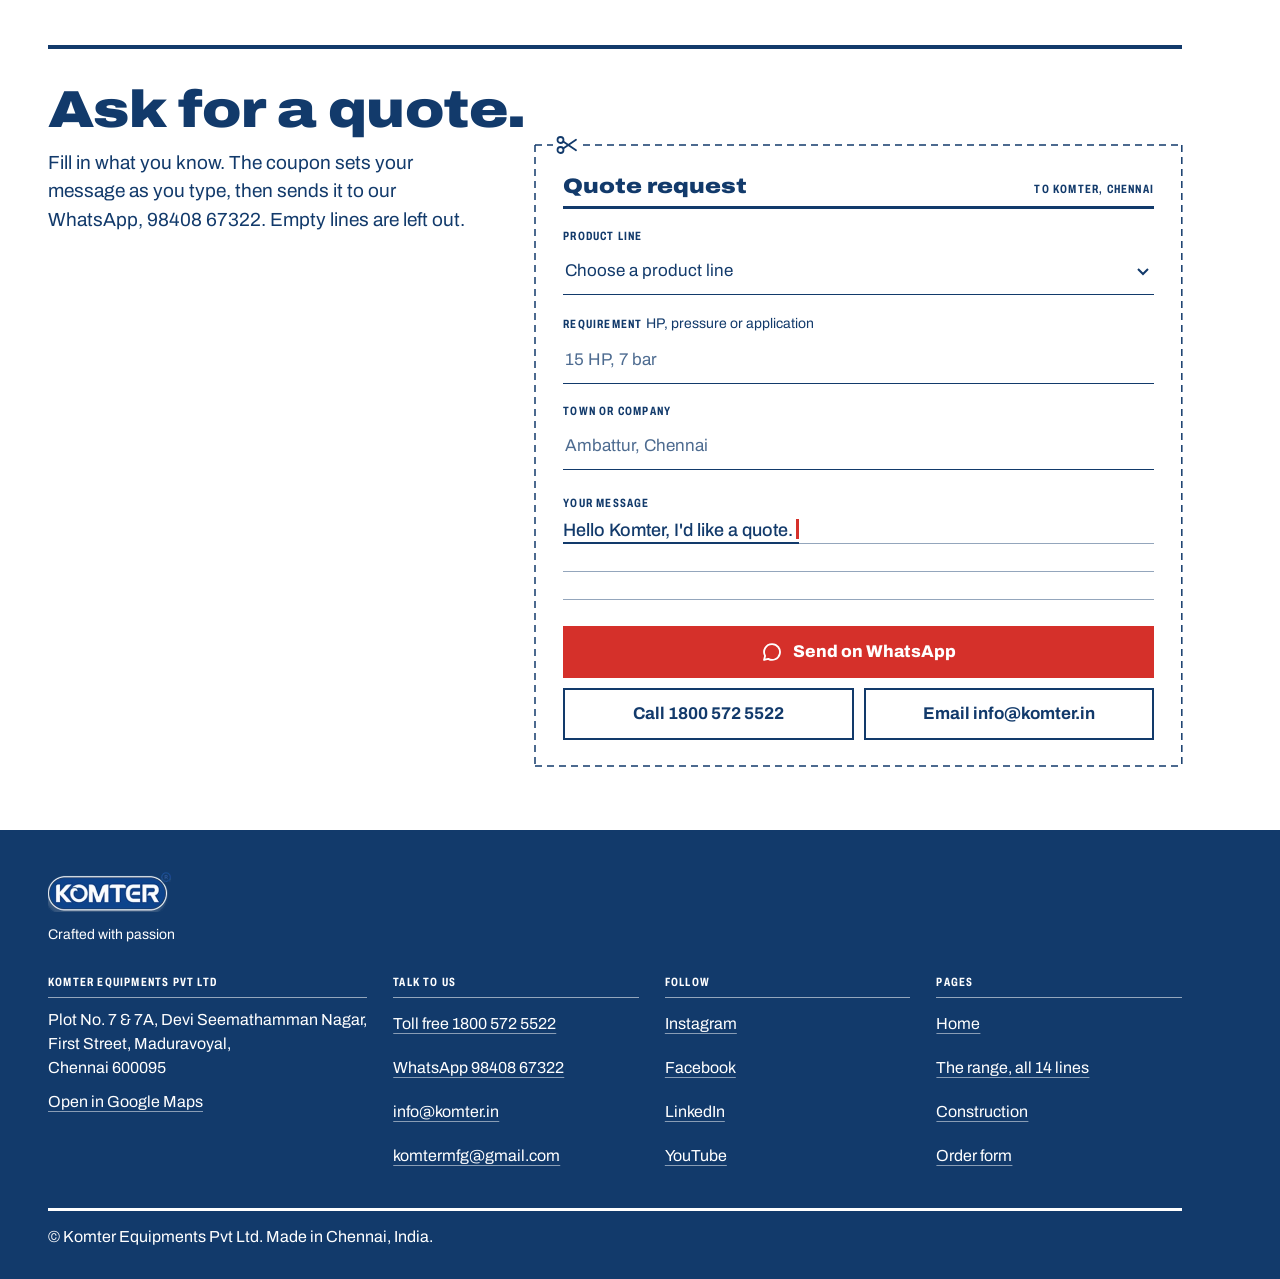
<file: impeccable/index.html>
<!doctype html>
<html lang="en">
<head>
<meta charset="utf-8">
<meta name="viewport" content="width=device-width, initial-scale=1, viewport-fit=cover">
<title>KOMTER air compressors, made in Chennai</title>
<meta name="description" content="Komter Equipments Pvt Ltd, Maduravoyal, Chennai: screw, piston, oil-free, high-pressure and portable air compressors from 1 to 150 HP, with German drivetrains. Ask for a quote on WhatsApp.">
<meta name="robots" content="noindex, nofollow">
<meta name="theme-color" content="#ffffff">
<meta property="og:type" content="website">
<meta property="og:site_name" content="KOMTER">
<meta property="og:title" content="KOMTER air compressors, made in Chennai">
<meta property="og:description" content="Komter Equipments Pvt Ltd, Maduravoyal, Chennai: screw, piston, oil-free, high-pressure and portable air compressors from 1 to 150 HP, with German drivetrains. Ask for a quote on WhatsApp.">
<meta property="og:url" content="https://arun-john-alt.github.io/komter-website/impeccable/index.html">
<meta property="og:image" content="https://arun-john-alt.github.io/komter-website/assets/og-home.jpg">
<meta property="og:image:width" content="1200">
<meta property="og:image:height" content="630">
<meta property="og:image:alt" content="The Komter team in front of their compressors">
<meta name="twitter:card" content="summary_large_image">
<link rel="icon" type="image/png" sizes="32x32" href="../assets/favicon-32.png">
<link rel="apple-touch-icon" href="../assets/ko-180.png">
<link rel="preconnect" href="https://fonts.googleapis.com">
<link rel="preconnect" href="https://fonts.gstatic.com" crossorigin>
<link rel="stylesheet" href="https://fonts.googleapis.com/css2?family=Archivo:wdth,wght@62..125,100..900&amp;display=swap">
<link rel="stylesheet" href="style.css">
<noscript><style>.coupon fieldset, .printed, .order-lede { display: none; } .order-lede-nojs { display: block; }</style></noscript>
<script src="site.js" defer></script>
</head>
<body>
<a class="skip" href="#main">Skip to content</a>
<header class="folio">
  <a class="folio-logo" href="index.html"><img src="img/logo-sm.webp" srcset="img/logo-sm.webp 240w, img/logo-md.webp 480w" sizes="(min-width: 1024px) 117px, 92px" width="240" height="78" alt="KOMTER, home"></a>
  <p class="folio-run cond">Range <span aria-hidden="true">&middot;</span> Chennai</p>
  <nav class="folio-nav" aria-label="Pages">
    <a href="products.html">Range</a><a href="#construction">Construction</a><a href="#company">Company</a><a href="#order">Order form</a>
    <a class="tel" href="tel:+18005725522">1800 572 5522</a>
    <a class="btn btn-red" href="https://wa.me/919840867322?text=Hello%20Komter%2C%20I%27d%20like%20a%20quote." target="_blank" rel="noopener">WhatsApp</a>
  </nav>
</header>
<nav class="thumbs" aria-label="Product families">
  <a href="#f-screw" style="--len:2.9em"><span>Screw</span></a>
  <a href="#f-piston" style="--len:3.0em"><span>Piston</span></a>
  <a href="#f-high" style="--len:6.3em"><span>High pressure</span></a>
  <a href="#f-oil-free" style="--len:3.6em"><span>Oil-free</span></a>
  <a href="#f-portable" style="--len:4.2em"><span>Portable</span></a>
  <a href="#f-air" style="--len:6.4em"><span>Air treatment</span></a>
  <a href="#f-vacuum" style="--len:3.45em"><span>Vacuum</span></a>
  <a href="#f-blowers" style="--len:3.85em"><span>Blowers</span></a>
</nav>
<main id="main">
<section class="hero" aria-labelledby="top-h">
  <div class="hero-in hero-top">
    <h1 id="top-h"><span class="w"><span style="--i:0">Air</span></span> <span class="w"><span style="--i:1">compressors,</span></span> <span class="w"><span style="--i:2">made</span></span> <span class="w"><span style="--i:3">in</span></span> <em><span class="w"><span style="--i:5">Chennai.</span></span></em></h1>
    <p class="lede">Screw, piston, oil-free, high-pressure and portable, 1 to 150&nbsp;HP. German drivetrains.</p>
  </div>
  <div class="band tint" role="img" aria-label="Komter machines from small to large, from a small piston compressor to a High Pressure screw compressor, over a scale from 1 to 150 HP">
    <div class="lineup">
<img src="../assets/small-piston-md.webp" srcset="../assets/small-piston-sm.webp 347w, ../assets/small-piston-md.webp 693w, ../assets/small-piston-lg.webp 1348w" sizes="(min-width: 768px) 8vw, 16vw" width="1348" height="1400" alt="" class="m1" loading="eager" decoding="async">
<img src="../assets/e-series-recip-md.webp" srcset="../assets/e-series-recip-sm.webp 360w, ../assets/e-series-recip-md.webp 720w, ../assets/e-series-recip-lg.webp 1400w" sizes="(min-width: 768px) 12vw, 25vw" width="1400" height="1041" alt="" class="m2" loading="eager" decoding="async">
<img src="../assets/small-screw-md.webp" srcset="../assets/small-screw-sm.webp 360w, ../assets/small-screw-md.webp 720w, ../assets/small-screw-lg.webp 798w" sizes="(min-width: 768px) 13vw, 25vw" width="798" height="765" alt="" class="m3" loading="eager" decoding="async">
<img src="../assets/e-series-screw-md.webp" srcset="../assets/e-series-screw-sm.webp 360w, ../assets/e-series-screw-md.webp 504w" sizes="(min-width: 768px) 18vw, 1px" width="504" height="343" alt="" class="m4 wide-only" loading="lazy" decoding="async">
<img src="../assets/premium-screw-md.webp" srcset="../assets/premium-screw-sm.webp 360w, ../assets/premium-screw-md.webp 720w, ../assets/premium-screw-lg.webp 906w" sizes="(min-width: 768px) 20vw, 1px" width="906" height="646" alt="" class="m5 wide-only" loading="lazy" decoding="async">
<img src="../assets/high-pressure-sm.webp" width="327" height="299" alt="" class="m6" loading="eager" decoding="async" fetchpriority="high">
    </div>
  </div>
  <div class="ruler" aria-hidden="true"><div class="ruler-scale"><span class="tk mj" style="--x:0%;--k:0"><i>1 HP</i></span><span class="tk" style="--x:13.83%;--k:1"></span><span class="tk mj" style="--x:21.93%;--k:2"><i>3</i></span><span class="tk mj" style="--x:32.12%;--k:3"><i class="wide-only">5</i></span><span class="tk" style="--x:40.21%;--k:4"></span><span class="tk mj" style="--x:45.95%;--k:5"><i>10</i></span><span class="tk mj" style="--x:54.05%;--k:6"><i class="wide-only">15</i></span><span class="tk mj" style="--x:64.24%;--k:7"><i>25</i></span><span class="tk mj" style="--x:78.08%;--k:8"><i>50</i></span><span class="tk mj" style="--x:91.90%;--k:9"><i class="wide-only">100</i></span><span class="tk mj" style="--x:100%;--k:10"><i>150 HP</i></span></div></div>
</section>

<section class="range" aria-labelledby="range-h">
  <div class="range-in">
    <div class="thead"><h2 class="cond" id="range-h">Range index</h2><p class="cond">14 lines</p></div>
    <div class="fams">
      <div class="fam" id="f-screw">
        <div class="fam-hd"><h3>Screw air compressors</h3><p class="span">5 to 150 HP</p><div class="plate tint"><img src="../assets/premium-screw-md.webp" srcset="../assets/premium-screw-sm.webp 360w, ../assets/premium-screw-md.webp 720w, ../assets/premium-screw-lg.webp 906w" sizes="(min-width: 1200px) 360px, (min-width: 768px) 40vw, 116px" width="906" height="646" alt="" loading="lazy" decoding="async"></div></div>
        <ul class="rows"><li><a href="products.html#premium-screw"><span class="nm">Premium Series screw</span><span class="rg">5 to 150 HP</span><svg width="14" height="14" viewBox="0 0 14 14" aria-hidden="true" focusable="false"><path d="M1.5 7h10M7.5 3l4 4-4 4" fill="none" stroke="currentColor" stroke-width="1.8"/></svg></a></li><li><a href="products.html#e-series-screw"><span class="nm">E Series screw</span><span class="rg">7.5 to 100 HP</span><svg width="14" height="14" viewBox="0 0 14 14" aria-hidden="true" focusable="false"><path d="M1.5 7h10M7.5 3l4 4-4 4" fill="none" stroke="currentColor" stroke-width="1.8"/></svg></a></li><li><a href="products.html#he-series"><span class="nm">High Efficiency screw</span><span class="rg">HE Series</span><svg width="14" height="14" viewBox="0 0 14 14" aria-hidden="true" focusable="false"><path d="M1.5 7h10M7.5 3l4 4-4 4" fill="none" stroke="currentColor" stroke-width="1.8"/></svg></a></li><li><a href="products.html#small-screw"><span class="nm">Small Series screw</span><span class="rg">5 to 10 HP</span><svg width="14" height="14" viewBox="0 0 14 14" aria-hidden="true" focusable="false"><path d="M1.5 7h10M7.5 3l4 4-4 4" fill="none" stroke="currentColor" stroke-width="1.8"/></svg></a></li></ul>
      </div>
      <div class="fam" id="f-piston">
        <div class="fam-hd"><h3>Piston compressors</h3><p class="span">1 to 25 HP</p><div class="plate tint"><img src="../assets/premium-recip-md.webp" srcset="../assets/premium-recip-sm.webp 360w, ../assets/premium-recip-md.webp 720w, ../assets/premium-recip-lg.webp 1400w" sizes="(min-width: 1200px) 360px, (min-width: 768px) 40vw, 116px" width="1400" height="860" alt="" loading="lazy" decoding="async"></div></div>
        <ul class="rows"><li><a href="products.html#premium-recip"><span class="nm">Premium Series reciprocating</span><span class="rg">3 to 25 HP</span><svg width="14" height="14" viewBox="0 0 14 14" aria-hidden="true" focusable="false"><path d="M1.5 7h10M7.5 3l4 4-4 4" fill="none" stroke="currentColor" stroke-width="1.8"/></svg></a></li><li><a href="products.html#e-series-recip"><span class="nm">E Series reciprocating</span><span class="rg">1 to 15 HP</span><svg width="14" height="14" viewBox="0 0 14 14" aria-hidden="true" focusable="false"><path d="M1.5 7h10M7.5 3l4 4-4 4" fill="none" stroke="currentColor" stroke-width="1.8"/></svg></a></li><li><a href="products.html#small-piston"><span class="nm">Small piston</span><span class="rg">1 to 3 HP</span><svg width="14" height="14" viewBox="0 0 14 14" aria-hidden="true" focusable="false"><path d="M1.5 7h10M7.5 3l4 4-4 4" fill="none" stroke="currentColor" stroke-width="1.8"/></svg></a></li></ul>
      </div>
      <div class="fam" id="f-high">
        <div class="fam-hd"><h3>High-pressure compressors</h3><p class="span">16 to 40 bar</p><div class="plate tint"><img src="../assets/laser-md.webp" srcset="../assets/laser-sm.webp 360w, ../assets/laser-md.webp 720w, ../assets/laser-lg.webp 1400w" sizes="(min-width: 1200px) 360px, (min-width: 768px) 40vw, 116px" width="1400" height="656" alt="" loading="lazy" decoding="async"></div></div>
        <ul class="rows"><li><a href="products.html#high-pressure"><span class="nm">High Pressure, 2-stage screw</span><span class="rg">25 to 40 bar</span><svg width="14" height="14" viewBox="0 0 14 14" aria-hidden="true" focusable="false"><path d="M1.5 7h10M7.5 3l4 4-4 4" fill="none" stroke="currentColor" stroke-width="1.8"/></svg></a></li><li><a href="products.html#laser"><span class="nm">Laser compressors</span><span class="rg">16 to 25 bar</span><svg width="14" height="14" viewBox="0 0 14 14" aria-hidden="true" focusable="false"><path d="M1.5 7h10M7.5 3l4 4-4 4" fill="none" stroke="currentColor" stroke-width="1.8"/></svg></a></li></ul>
      </div>
      <div class="fam" id="f-oil-free">
        <div class="fam-hd"><h3>Oil-free compressors</h3><div class="plate tint"><img src="../assets/oil-free-md.webp" srcset="../assets/oil-free-sm.webp 360w, ../assets/oil-free-md.webp 720w, ../assets/oil-free-lg.webp 1400w" sizes="(min-width: 1200px) 360px, (min-width: 768px) 40vw, 116px" width="1400" height="965" alt="" loading="lazy" decoding="async"></div></div>
        <ul class="rows"><li><a href="products.html#oil-free"><span class="nm">Piston, scroll and screw type</span><span class="rg">Specs</span><svg width="14" height="14" viewBox="0 0 14 14" aria-hidden="true" focusable="false"><path d="M1.5 7h10M7.5 3l4 4-4 4" fill="none" stroke="currentColor" stroke-width="1.8"/></svg></a></li></ul>
      </div>
      <div class="fam" id="f-portable">
        <div class="fam-hd"><h3>Portable compressors</h3><div class="plate tint"><img src="../assets/portable-md.webp" srcset="../assets/portable-sm.webp 360w, ../assets/portable-md.webp 720w, ../assets/portable-lg.webp 924w" sizes="(min-width: 1200px) 360px, (min-width: 768px) 40vw, 116px" width="924" height="700" alt="" loading="lazy" decoding="async"></div></div>
        <ul class="rows"><li><a href="products.html#portable"><span class="nm">Diesel portable and electric portable</span><span class="rg">Specs</span><svg width="14" height="14" viewBox="0 0 14 14" aria-hidden="true" focusable="false"><path d="M1.5 7h10M7.5 3l4 4-4 4" fill="none" stroke="currentColor" stroke-width="1.8"/></svg></a></li></ul>
      </div>
      <div class="fam" id="f-air">
        <div class="fam-hd"><h3>Air treatment</h3><div class="plate tint"><img src="../assets/air-treatment-md.webp" srcset="../assets/air-treatment-sm.webp 360w, ../assets/air-treatment-md.webp 720w, ../assets/air-treatment-lg.webp 1400w" sizes="(min-width: 1200px) 360px, (min-width: 768px) 40vw, 116px" width="1400" height="555" alt="" loading="lazy" decoding="async"></div></div>
        <ul class="rows"><li><a href="products.html#air-treatment"><span class="nm">Refrigerated dryers, airline filters, air tanks</span><span class="rg">Specs</span><svg width="14" height="14" viewBox="0 0 14 14" aria-hidden="true" focusable="false"><path d="M1.5 7h10M7.5 3l4 4-4 4" fill="none" stroke="currentColor" stroke-width="1.8"/></svg></a></li></ul>
      </div>
      <div class="fam" id="f-vacuum">
        <div class="fam-hd"><h3>Vacuum pumps</h3><div class="plate tint"><img src="../assets/vacuum-pump-md.webp" srcset="../assets/vacuum-pump-sm.webp 360w, ../assets/vacuum-pump-md.webp 720w, ../assets/vacuum-pump-lg.webp 1400w" sizes="(min-width: 1200px) 360px, (min-width: 768px) 40vw, 116px" width="1400" height="1103" alt="" loading="lazy" decoding="async"></div></div>
        <ul class="rows"><li><a href="products.html#vacuum-pump"><span class="nm">Screw and rotary vane</span><span class="rg">Specs</span><svg width="14" height="14" viewBox="0 0 14 14" aria-hidden="true" focusable="false"><path d="M1.5 7h10M7.5 3l4 4-4 4" fill="none" stroke="currentColor" stroke-width="1.8"/></svg></a></li></ul>
      </div>
      <div class="fam" id="f-blowers">
        <div class="fam-hd"><h3>Air blowers</h3><div class="plate tint"><img src="../assets/blower-md.webp" srcset="../assets/blower-sm.webp 360w, ../assets/blower-md.webp 720w, ../assets/blower-lg.webp 1400w" sizes="(min-width: 1200px) 360px, (min-width: 768px) 40vw, 116px" width="1400" height="1364" alt="" loading="lazy" decoding="async"></div></div>
        <ul class="rows"><li><a href="products.html#blower"><span class="nm">Centrifugal and screw blowers</span><span class="rg">Specs</span><svg width="14" height="14" viewBox="0 0 14 14" aria-hidden="true" focusable="false"><path d="M1.5 7h10M7.5 3l4 4-4 4" fill="none" stroke="currentColor" stroke-width="1.8"/></svg></a></li></ul>
      </div>
    </div>
    <a class="btn btn-line range-all" href="products.html"><span>All 14 lines, with specs</span><svg width="14" height="14" viewBox="0 0 14 14" aria-hidden="true" focusable="false"><path d="M1.5 7h10M7.5 3l4 4-4 4" fill="none" stroke="currentColor" stroke-width="1.8"/></svg></a>
  </div>
</section>

<section class="sec" id="construction" aria-labelledby="con-h">
  <div class="wrap">
    <div class="sec-hd"><h2 id="con-h">Built in Chennai, on German drivetrains.</h2></div>
    <div class="split">
      <div>
        <p class="lede">Each part below is named in the specification of the line shown under it.</p>
        <figure>
          <div class="plate plate-lg tint"><img src="../assets/he-series-md.webp" srcset="../assets/he-series-sm.webp 360w, ../assets/he-series-md.webp 720w, ../assets/he-series-lg.webp 1400w" sizes="(min-width: 1024px) 480px, (min-width: 768px) 80vw, 90vw" width="1400" height="787" alt="Komter HE Series screw air compressor" loading="lazy" decoding="async"></div>
          <figcaption class="fig-cap">HE Series screw air compressor. Oil keeps its airend at about 80 °C regardless of load.</figcaption>
        </figure>
      </div>
      <table class="spec">
        <thead><tr><th scope="col">Part</th><th scope="col">What goes in</th></tr></thead>
        <tbody><tr class="grp"><th colspan="2" scope="colgroup">German</th></tr><tr><th scope="row">Airends</th><td>Designed and processed on German KAPP grinding machines<span class="src">E Series screw</span></td></tr><tr><th scope="row">Airend</th><td>German airend technology<span class="src">High Pressure, 2-stage</span></td></tr><tr><th scope="row">Airend</th><td>German-designed bigger screw airend<span class="src">Diesel portable</span></td></tr></tbody><tbody><tr class="grp"><th colspan="2" scope="colgroup">Other named parts</th></tr><tr><th scope="row">Bearings</th><td>SKF heavy-duty bearings<span class="src">High Pressure, 2-stage</span></td></tr><tr><th scope="row">Relays and contactors</th><td>Siemens / Schneider, in an IP55 control box<span class="src">Premium Series screw</span></td></tr><tr><th scope="row">Drive</th><td>Direct drive<span class="src">E Series screw, diesel portable</span></td></tr></tbody>
      </table>
    </div>
  </div>
</section>

<section class="sec" id="method" aria-labelledby="method-h">
  <div class="wrap">
    <div class="sec-hd"><h2 id="method-h">From air audit to commissioning.</h2></div>
    <ol class="steps"><li><span class="n">1</span><b>Audit</b><span class="d">of your compressed air needs</span></li><li><span class="n">2</span><b>Design</b></li><li><span class="n">3</span><b>Manufacture</b><span class="d">in Chennai</span></li><li><span class="n">4</span><b>Testing</b></li><li><span class="n">5</span><b>Installation</b></li><li><span class="n">6</span><b>Commissioning</b></li></ol>
    <p class="after">After that, the same team stays with the project for its whole life cycle: delivery, support and maintenance.</p>
  </div>
</section>

<section class="sec" id="company" aria-labelledby="company-h">
  <div class="wrap">
    <div class="sec-hd"><h2 id="company-h">A Chennai manufacturer.</h2></div>
    <div class="split">
      <p class="lede">Komter Equipments Pvt Ltd makes air compressor solutions in India for industrial, mining, construction, commercial and domestic markets: one stop for all your compressed air needs.</p>
      <table class="spec kv">
        <caption class="vh">Komter in figures</caption>
        <tbody><tr><th scope="row">Experience</th><td><b>13+</b> years</td></tr><tr><th scope="row">People</th><td><b>100+</b> employees</td></tr><tr><th scope="row">Clients</th><td><b>5000+</b></td></tr><tr><th scope="row">Awards</th><td><b>25+</b> earned</td></tr><tr><th scope="row">Customer service</th><td><b>24/7</b> support</td></tr><tr><th scope="row">Service engineers</th><td><b>One</b> for every 50 compressors</td></tr><tr><th scope="row">Industries</th><td>Tier 1 manufacturers, the defence sector, hospitals, food and beverage</td></tr><tr><th scope="row">Address</th><td>Maduravoyal, Chennai 600095</td></tr></tbody>
      </table>
    </div>
  </div>
</section>

<section class="sec" id="people" aria-labelledby="people-h">
  <div class="wrap">
    <div class="sec-hd"><h2 id="people-h">The people who build them.</h2></div>
    <figure>
      <div class="duo"><img src="../assets/team-md.webp" srcset="../assets/team-sm.webp 360w, ../assets/team-md.webp 720w, ../assets/team-lg.webp 1400w" sizes="(min-width: 1280px) 1200px, 92vw" width="1400" height="659" alt="The Komter team in Komter blue shirts, standing in front of compressors" loading="lazy" decoding="async"></div>
      <figcaption class="fig-cap">The Komter team.</figcaption>
    </figure>
  </div>
</section>

<section class="sec" id="marks" aria-labelledby="marks-h">
  <div class="wrap">
    <div class="sec-hd"><h2 id="marks-h">Certifications</h2></div>
    <ul class="marks"><li><img src="img/cert-make-in-india-ink.webp" width="280" height="129" alt="" loading="lazy" decoding="async"><span class="cap cond">Make in India</span></li><li><img src="img/cert-iso-9001-ink.webp" width="151" height="150" alt="" loading="lazy" decoding="async"><span class="cap cond">ISO 9001:2015 certified</span></li><li><img src="img/cert-ias-ink.webp" width="150" height="150" alt="" loading="lazy" decoding="async"><span class="cap cond">IAS accredited</span></li><li><img src="img/cert-msme-ink.webp" width="130" height="150" alt="" loading="lazy" decoding="async"><span class="cap cond">MSME</span></li><li><img src="img/cert-iaf-ink.webp" width="238" height="150" alt="" loading="lazy" decoding="async"><span class="cap cond">IAF, multilateral recognition arrangement</span></li><li><img src="img/cert-ce-ink.webp" width="151" height="150" alt="" loading="lazy" decoding="async"><span class="cap cond">CE mark</span></li></ul>
  </div>
</section>

<section class="sec" id="clients" aria-labelledby="clients-h">
  <div class="wrap">
    <div class="sec-hd"><h2 id="clients-h">Some of our clients</h2></div>
    <ul class="clients"><li><img src="img/client-apache-ink.webp" width="128" height="150" alt="Apache" loading="lazy" decoding="async"></li><li><img src="img/client-jintech-ink.webp" width="256" height="150" alt="Jintech" loading="lazy" decoding="async"></li><li><img src="img/client-ti-india-ink.webp" width="115" height="150" alt="TI India" loading="lazy" decoding="async"></li><li><img src="img/client-ronald-leeman-ink.webp" width="243" height="150" alt="Ronald Leeman Commodities" loading="lazy" decoding="async"></li><li><img src="img/client-tvs-ink.webp" width="280" height="131" alt="TVS" loading="lazy" decoding="async"></li><li><img src="img/client-vtk-ink.webp" width="261" height="150" alt="VTK Automobiles" loading="lazy" decoding="async"></li><li><img src="img/client-kandukuri-ink.webp" width="122" height="150" alt="Kandukuri Group" loading="lazy" decoding="async"></li><li><img src="img/client-murugappa-ink.webp" width="243" height="150" alt="Murugappa" loading="lazy" decoding="async"></li><li><img src="img/client-medimix-ink.webp" width="280" height="116" alt="Medimix" loading="lazy" decoding="async"></li><li><img src="img/client-jana-engineering-ink.webp" width="280" height="104" alt="Jana Engineering Industries" loading="lazy" decoding="async"></li><li><img src="img/client-rettai-kili-ink.webp" width="184" height="150" alt="Rettai Kili" loading="lazy" decoding="async"></li><li><img src="img/client-stanfab-ink.webp" width="280" height="125" alt="Stanfab Apparels" loading="lazy" decoding="async"></li><li><img src="img/client-lt-ink.webp" width="150" height="150" alt="L&amp;T" loading="lazy" decoding="async"></li><li><span class="more">5000+ clients in all</span></li></ul>
  </div>
</section>

<section class="sec" id="order" aria-labelledby="order-h">
  <div class="wrap">
    <div class="sec-hd"><h2 id="order-h">Ask for a quote.</h2></div>
    <div class="order-grid">
      <div>
        <p class="lede order-lede">Fill in what you know. The coupon sets your message as you type, then sends it to our WhatsApp, 98408 67322. Empty lines are left out.</p>
        <p class="lede order-lede-nojs">Send us your requirement on WhatsApp, 98408 67322, or call or email.</p>
      </div>
      <div class="coupon-wrap">
        <svg class="cut" aria-hidden="true" focusable="false"><line x1="0" y1="0" x2="100%" y2="0"/><line x1="100%" y1="0" x2="100%" y2="100%"/><line x1="0" y1="100%" x2="100%" y2="100%"/><line x1="0" y1="0" x2="0" y2="100%"/></svg>
        <svg class="scissors" viewBox="0 0 24 24" aria-hidden="true" focusable="false"><g fill="none" stroke="#123A6B" stroke-width="1.8" stroke-linecap="round"><circle cx="5.5" cy="7" r="3"/><circle cx="5.5" cy="17" r="3"/><path d="M8.2 8.4 21 17.2M8.2 15.6 21 6.8"/></g></svg>
        <form class="coupon" id="coupon" action="https://wa.me/919840867322" method="get" target="_blank">
          <fieldset>
            <legend><span class="t">Quote request</span><span class="to cond">To Komter, Chennai</span></legend>
            <div class="field">
              <label class="cond" for="c-line">Product line</label>
              <select id="c-line"><option value="">Choose a product line</option><optgroup label="Screw air compressors"><option value="premium-screw" data-phrase="a Premium Series screw air compressor">Premium Series screw air compressors</option><option value="e-series-screw" data-phrase="an E Series screw air compressor">E Series screw air compressors</option><option value="he-series" data-phrase="an HE Series high efficiency screw air compressor">High Efficiency screw air compressors</option><option value="small-screw" data-phrase="a Small Series screw air compressor">Small Series screw air compressors</option></optgroup><optgroup label="Piston compressors"><option value="premium-recip" data-phrase="a Premium Series reciprocating air compressor">Premium Series reciprocating air compressors</option><option value="e-series-recip" data-phrase="an E Series reciprocating air compressor">E Series reciprocating air compressors</option><option value="small-piston" data-phrase="a small piston compressor">Small piston compressors</option></optgroup><optgroup label="High-pressure compressors"><option value="high-pressure" data-phrase="a High Pressure 2-stage screw compressor">High Pressure: 2-stage screw compressors</option><option value="laser" data-phrase="a Laser compressor">Laser compressors</option></optgroup><optgroup label="Oil-free compressors"><option value="oil-free" data-phrase="an Oil Free Series compressor">Oil Free Series</option></optgroup><optgroup label="Portable compressors"><option value="portable" data-phrase="a portable air compressor">Portable air compressors</option></optgroup><optgroup label="Air treatment"><option value="air-treatment" data-phrase="air treatment equipment (dryer, filters or air tank)">Air treatment</option></optgroup><optgroup label="Vacuum pumps"><option value="vacuum-pump" data-phrase="a vacuum pump">Vacuum pumps</option></optgroup><optgroup label="Air blowers"><option value="blower" data-phrase="an air blower">Air blowers</option></optgroup><option value="unsure">Not sure yet</option></select>
            </div>
            <div class="field">
              <label class="cond" for="c-req">Requirement <span class="hint">HP, pressure or application</span></label>
              <input id="c-req" type="text" autocomplete="off" placeholder="15 HP, 7 bar" enterkeyhint="next">
            </div>
            <div class="field">
              <label class="cond" for="c-from">Town or company</label>
              <input id="c-from" type="text" autocomplete="address-level2" placeholder="Ambattur, Chennai" enterkeyhint="send">
            </div>
          </fieldset>
          <div class="printed">
            <p class="lbl cond" id="c-msg-l">Your message</p>
            <p class="pl" id="c-msg"><span class="pl-hi">Hello Komter, </span><span class="pl-line">I'd like a quote.</span><span class="pl-req"></span><span class="pl-from"></span></p>
          </div>
          <div class="coupon-actions">
            <a class="btn btn-red" id="c-send" href="https://wa.me/919840867322?text=Hello%20Komter%2C%20I%27d%20like%20a%20quote." target="_blank" rel="noopener" aria-describedby="c-msg"><svg width="22" height="22" viewBox="0 0 24 24" aria-hidden="true" focusable="false"><path d="M12 3.4a8.6 8.6 0 0 0-7.5 12.8L3.3 20.7l4.6-1.2A8.6 8.6 0 1 0 12 3.4Z" fill="none" stroke="currentColor" stroke-width="2" stroke-linejoin="round"/></svg><span>Send on WhatsApp</span></a>
            <div class="alt">
              <a class="btn btn-line" href="tel:+18005725522">Call 1800 572 5522</a>
              <a class="btn btn-line" id="c-mail" href="mailto:info@komter.in?subject=Quote%20request&amp;body=Hello%20Komter%2C%20I%27d%20like%20a%20quote.">Email info@komter.in</a>
            </div>
          </div>
        </form>
      </div>
    </div>
  </div>
</section>
</main>
<footer class="back">
  <div class="wrap">
    <a class="back-logo" href="index.html" aria-label="KOMTER, home"><img src="img/logo-sm.webp" srcset="img/logo-sm.webp 240w, img/logo-md.webp 480w" sizes="123px" width="240" height="78" alt="" loading="lazy"></a>
    <p class="tagline">Crafted with passion</p>
    <div class="back-cols">
      <div>
        <h2 class="cond">Komter Equipments Pvt Ltd</h2>
        <address>Plot No. 7 &amp; 7A, Devi Seemathamman Nagar,<br>First Street, Maduravoyal,<br>Chennai 600095</address>
        <a class="lnk" href="https://www.google.com/maps/search/?api=1&amp;query=Komter+Equipments+Pvt+Ltd+Maduravoyal" target="_blank" rel="noopener">Open in Google Maps</a>
      </div>
      <div>
        <h2 class="cond">Talk to us</h2>
        <ul>
          <li><a href="tel:+18005725522">Toll free 1800 572 5522</a></li>
          <li><a href="https://wa.me/919840867322?text=Hello%20Komter%2C%20I%27d%20like%20a%20quote." target="_blank" rel="noopener">WhatsApp 98408 67322</a></li>
          <li><a href="mailto:info@komter.in">info@komter.in</a></li>
          <li><a href="mailto:komtermfg@gmail.com">komtermfg@gmail.com</a></li>
        </ul>
      </div>
      <div>
        <h2 class="cond">Follow</h2>
        <ul>
          <li><a href="https://instagram.com/komtercompressors" target="_blank" rel="noopener">Instagram</a></li>
          <li><a href="https://facebook.com/komtercompressor" target="_blank" rel="noopener">Facebook</a></li>
          <li><a href="https://linkedin.com/in/komter-air-compressor" target="_blank" rel="noopener">LinkedIn</a></li>
          <li><a href="https://youtube.com/@komteraircompressors5628" target="_blank" rel="noopener">YouTube</a></li>
        </ul>
      </div>
      <div>
        <h2 class="cond">Pages</h2>
        <ul>
          <li><a href="index.html">Home</a></li>
          <li><a href="products.html">The range, all 14 lines</a></li>
          <li><a href="#construction">Construction</a></li>
          <li><a href="#order">Order form</a></li>
        </ul>
      </div>
    </div>
    <p class="copy">&copy; Komter Equipments Pvt Ltd. Made in Chennai, India.</p>
  </div>
</footer>
<a class="wa-bar" href="https://wa.me/919840867322?text=Hello%20Komter%2C%20I%27d%20like%20a%20quote." target="_blank" rel="noopener"><svg width="22" height="22" viewBox="0 0 24 24" aria-hidden="true" focusable="false"><path d="M12 3.4a8.6 8.6 0 0 0-7.5 12.8L3.3 20.7l4.6-1.2A8.6 8.6 0 1 0 12 3.4Z" fill="none" stroke="currentColor" stroke-width="2" stroke-linejoin="round"/></svg><span>Ask for a quote on WhatsApp</span></a>
</body>
</html>
</file>
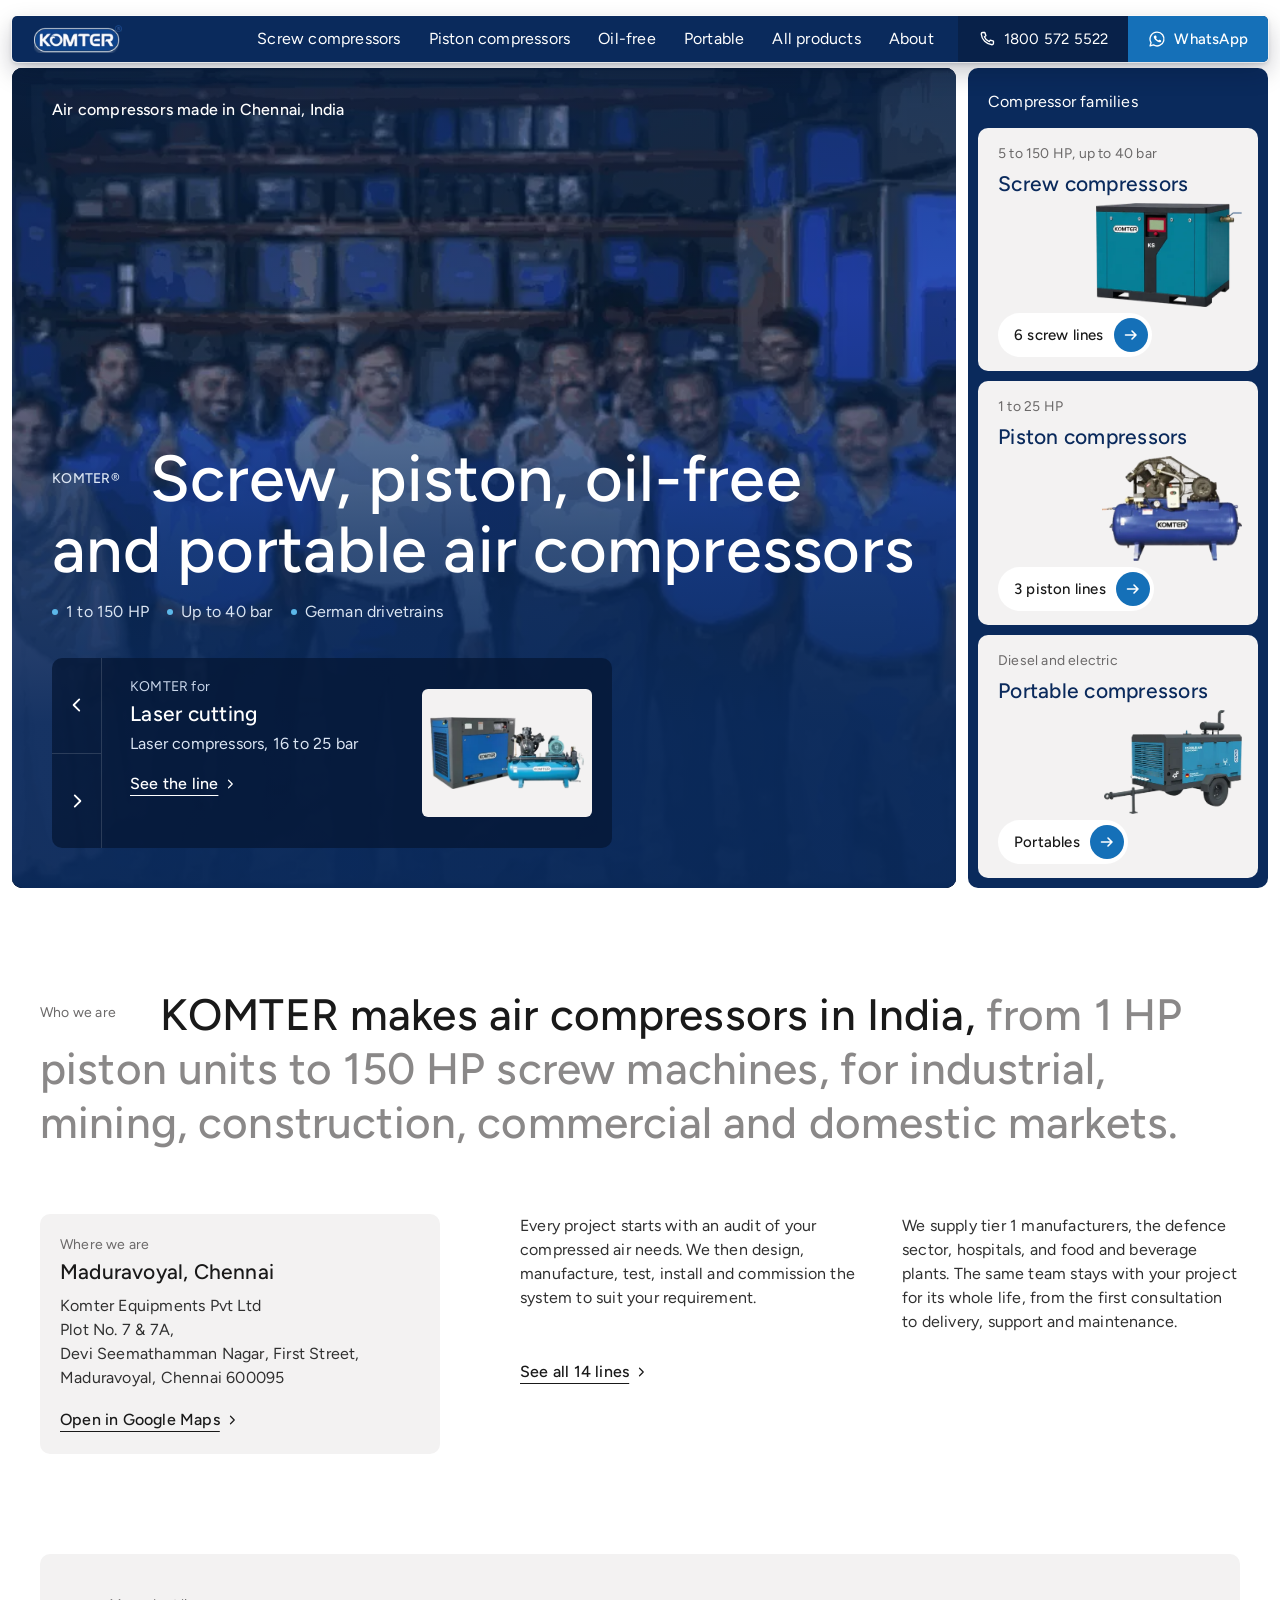
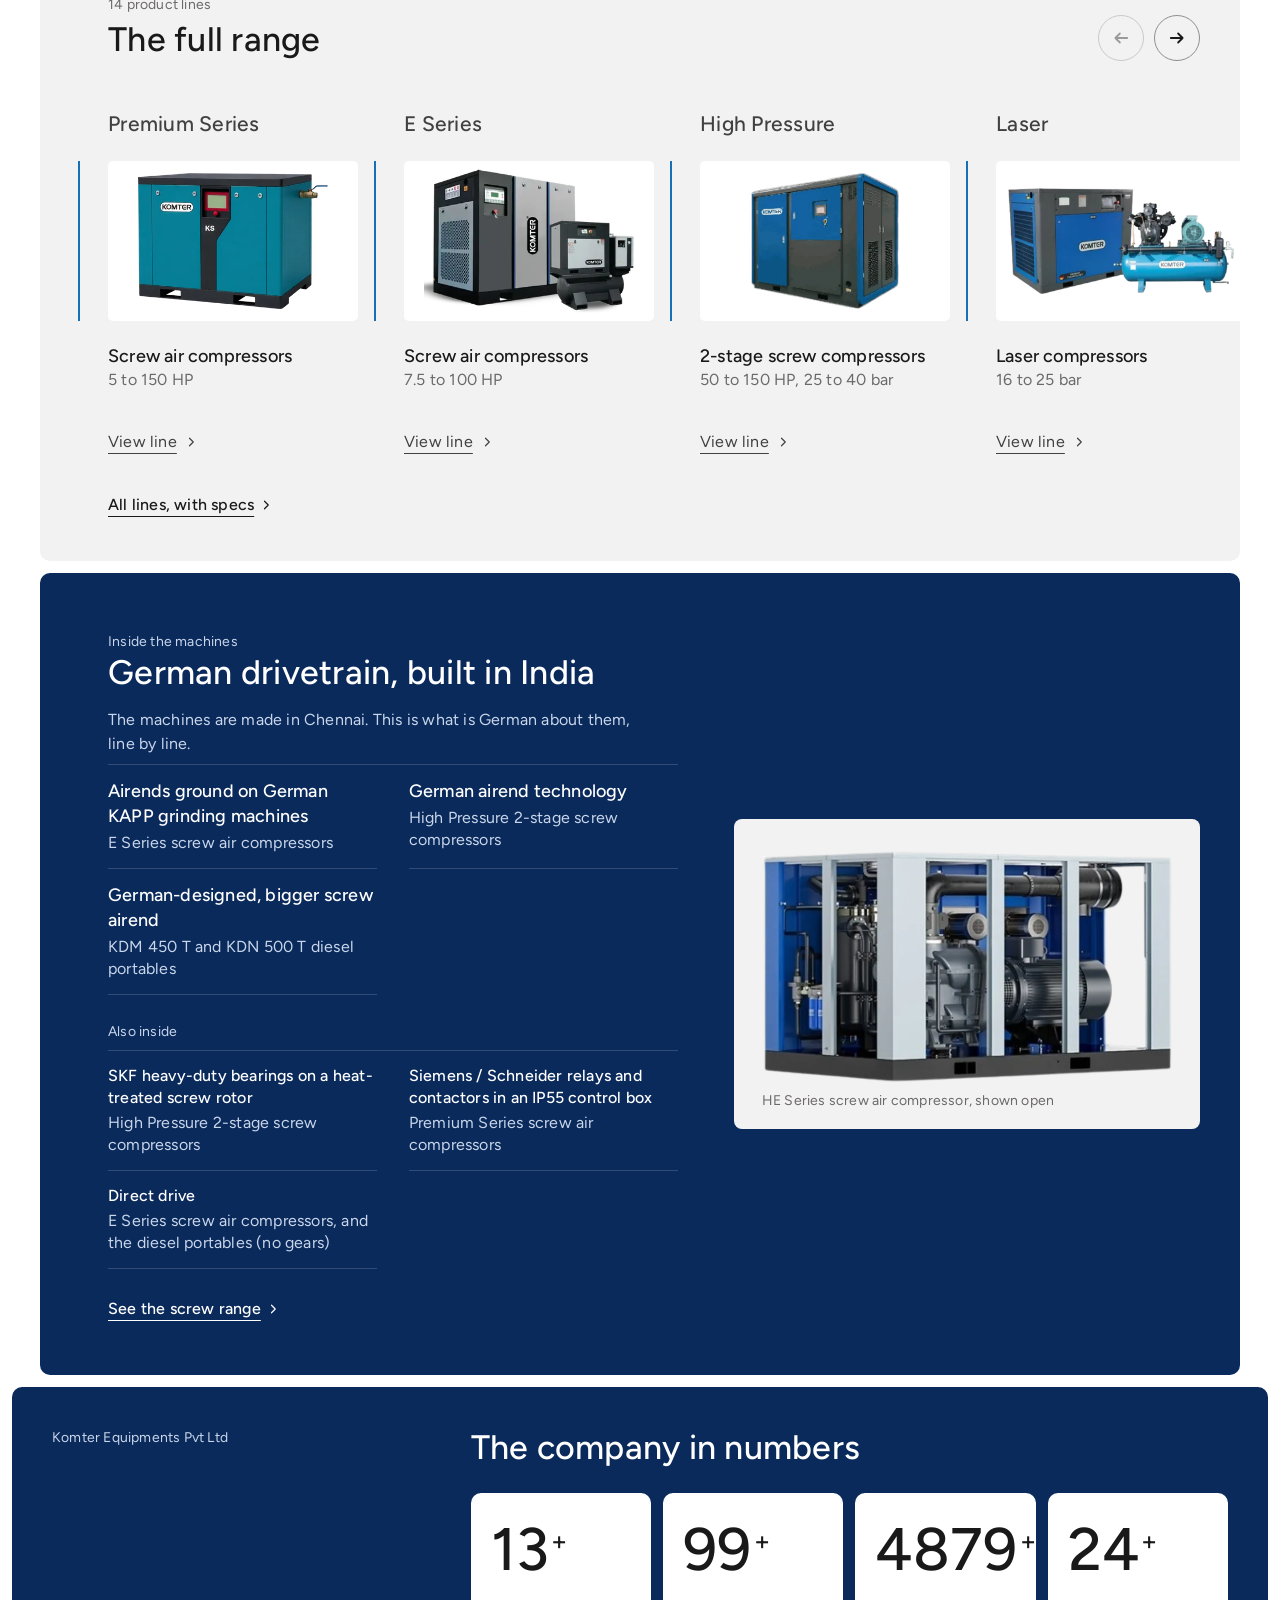
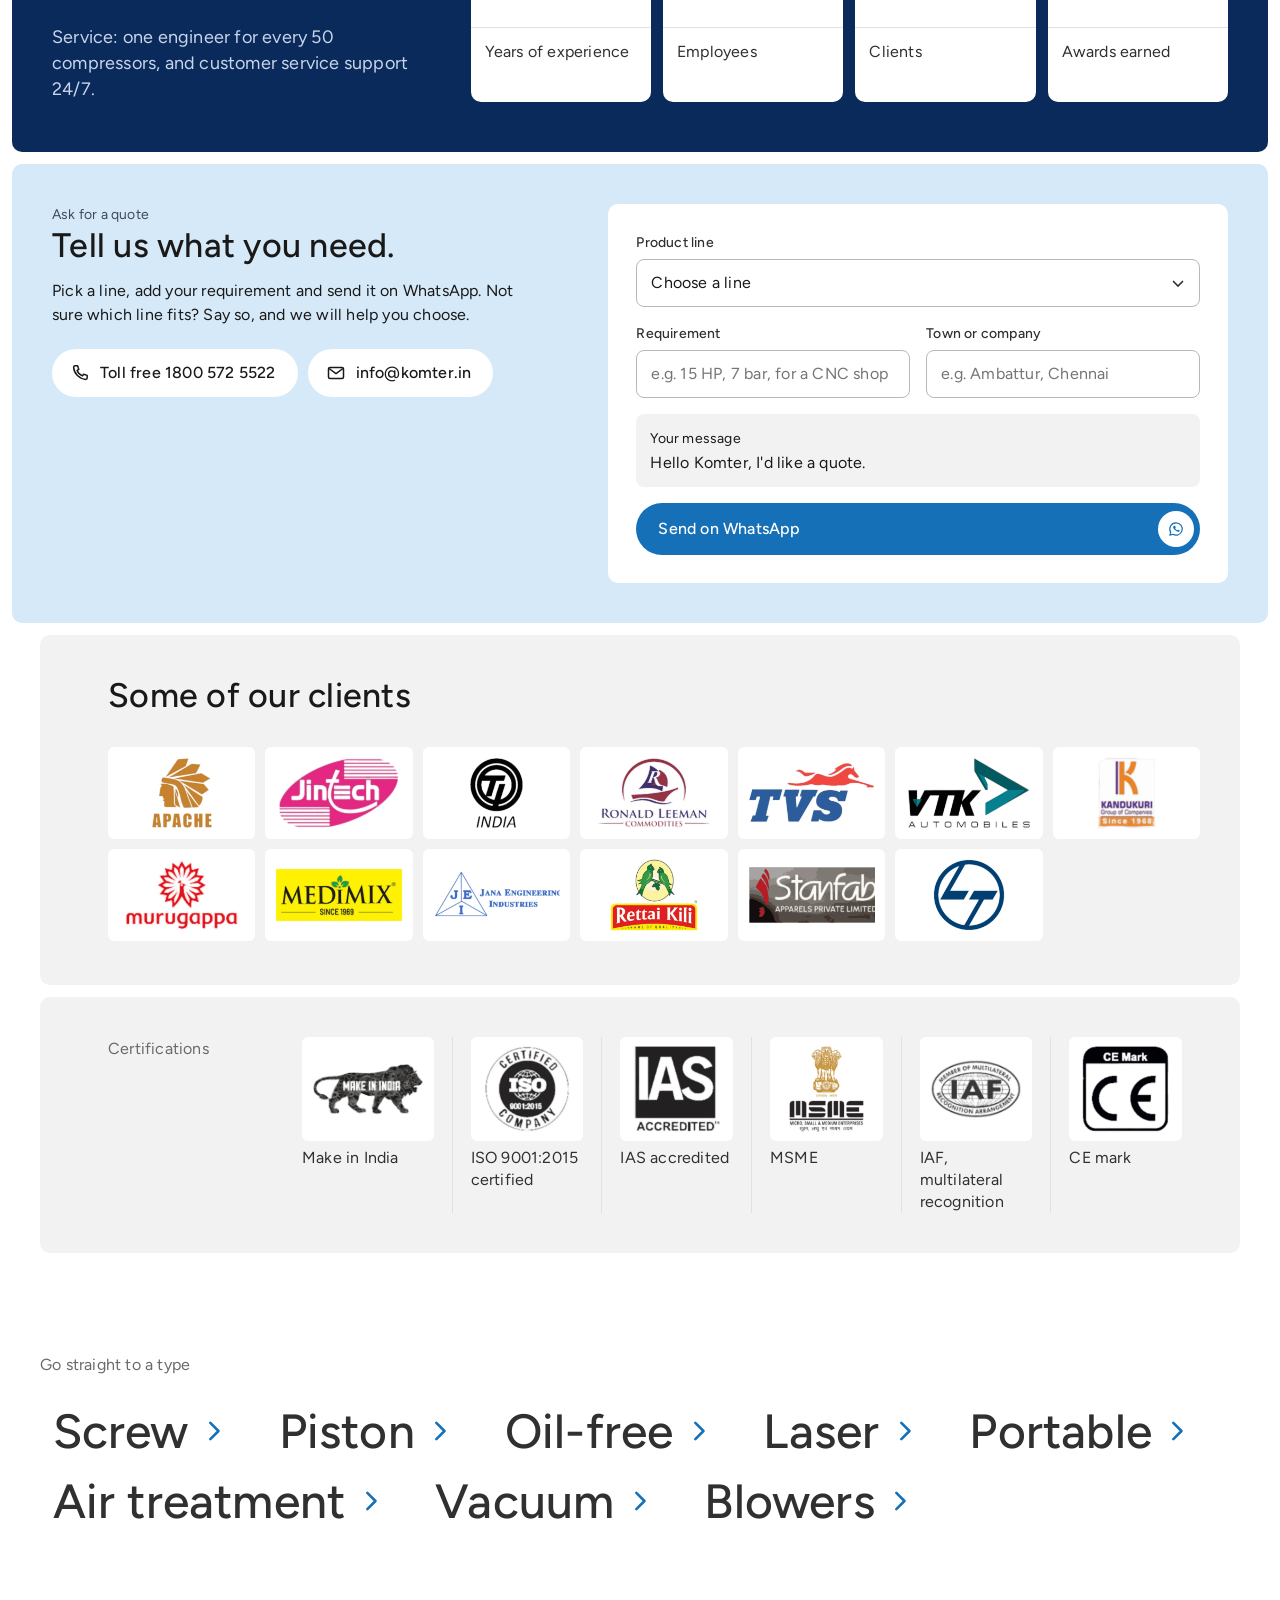
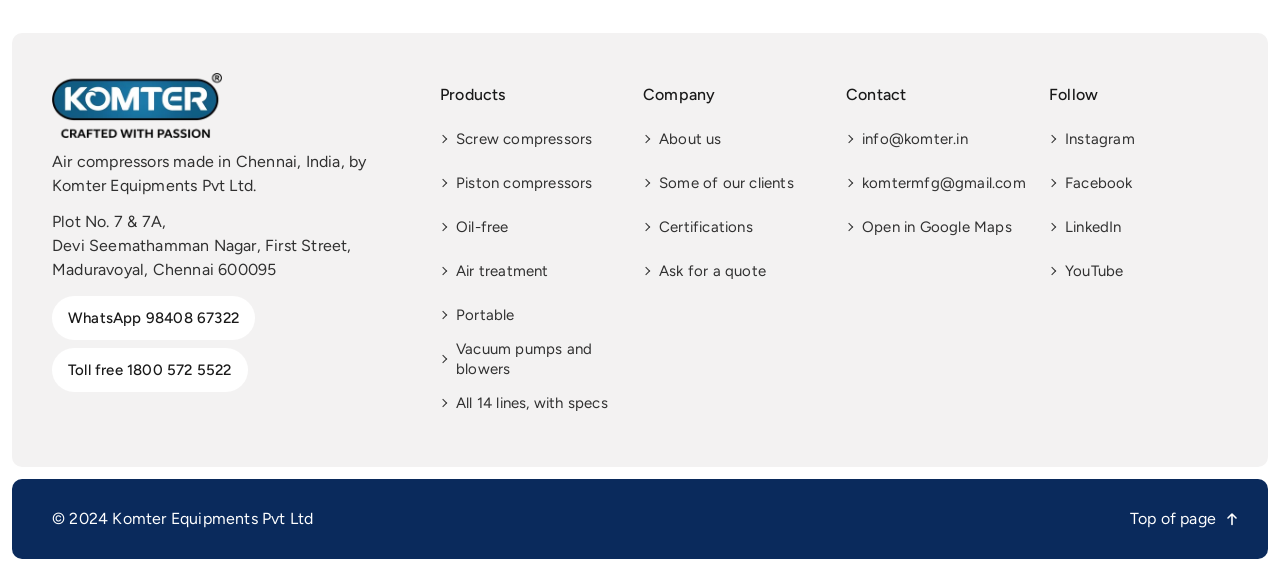
<file: market/index.html>
<!doctype html>
<html lang="en">
<head>
<meta charset="utf-8">
<meta name="viewport" content="width=device-width, initial-scale=1, viewport-fit=cover">
<title>KOMTER air compressors, made in Chennai, India</title>
<meta name="description" content="Screw, piston, oil-free and portable air compressors from 1 to 150 HP and up to 40 bar, with German drivetrains. Made in India by Komter Equipments, Chennai. Enquire on WhatsApp.">
<meta name="robots" content="noindex, nofollow">
<meta name="theme-color" content="#0a2a5c">
<link rel="icon" href="../assets/favicon-32.png" sizes="32x32" type="image/png">
<link rel="apple-touch-icon" href="../assets/ko-180.png">
<meta property="og:type" content="website">
<meta property="og:site_name" content="KOMTER">
<meta property="og:locale" content="en_IN">
<meta property="og:title" content="KOMTER air compressors, made in Chennai, India">
<meta property="og:description" content="Screw, piston, oil-free and portable air compressors from 1 to 150 HP and up to 40 bar, with German drivetrains. Made in India by Komter Equipments, Chennai. Enquire on WhatsApp.">
<meta property="og:url" content="https://arun-john-alt.github.io/komter-website/market/">
<meta property="og:image" content="https://arun-john-alt.github.io/komter-website/assets/og-home.jpg">
<meta property="og:image:width" content="1200">
<meta property="og:image:height" content="630">
<meta property="og:image:alt" content="The Komter team in front of their compressors">
<meta name="twitter:card" content="summary_large_image">
<link rel="preload" href="fonts/figtree-latin-var.woff2" as="font" type="font/woff2" crossorigin>
<link rel="stylesheet" href="style.css">
<script>document.documentElement.className += ' js';</script>
<script src="site.js" defer></script>
</head>
<body id="top" data-page="home">
<a class="skip" href="#main">Skip to content</a>
<header class="bar">
  <a class="bar-logo" href="index.html"><img src="img/logo-word-240.webp" srcset="img/logo-word-240.webp 240w, img/logo-word-480.webp 480w" sizes="88px" width="240" height="78" alt="KOMTER home"></a>
  <nav class="bar-nav" aria-label="Main"><a href="products.html#screw">Screw compressors</a><a href="products.html#piston">Piston compressors</a><a href="products.html#oil-free">Oil-free</a><a href="products.html#portable">Portable</a><a href="products.html">All products</a><a href="#about">About</a></nav>
  <a class="bar-cell bar-menu" href="#sitemap" data-menu-open>Menu<svg viewBox="0 0 20 14" aria-hidden="true"><path d="M1 3.5h18M8 10.5h11" fill="none" stroke="currentColor" stroke-width="1.6" stroke-linecap="round"/></svg></a>
  <a class="bar-cell bar-tel" href="tel:+18005725522" aria-label="Call toll free 1800 572 5522"><svg viewBox="0 0 20 20" aria-hidden="true"><path d="M5.2 2.8h2.4l1.2 3.6-1.7 1.1a9.3 9.3 0 0 0 5.4 5.4l1.1-1.7 3.6 1.2v2.4c0 .9-.7 1.6-1.6 1.6A13.2 13.2 0 0 1 3.6 4.4c0-.9.7-1.6 1.6-1.6z" fill="none" stroke="currentColor" stroke-width="1.5" stroke-linejoin="round"/></svg>1800 572 5522</a>
  <a class="bar-cell bar-wa" href="https://wa.me/919840867322?text=Hello%20Komter%2C%20I%27d%20like%20a%20quote." target="_blank" rel="noopener"><svg viewBox="0 0 20 20" aria-hidden="true"><path d="M10 2.3a7.7 7.7 0 0 0-6.6 11.7L2.3 17.7l3.8-1.1A7.7 7.7 0 1 0 10 2.3z" fill="none" stroke="currentColor" stroke-width="1.5" stroke-linejoin="round"/><path d="M7.4 6.4c.2-.3.4-.4.7-.4h.4c.2 0 .4.1.5.4l.6 1.4c.1.2 0 .5-.1.6l-.4.5c-.1.1-.1.3 0 .5.5.9 1.2 1.6 2.1 2.1.2.1.4.1.5 0l.5-.5c.2-.2.4-.2.6-.1l1.4.6c.3.1.4.3.4.5v.4c0 .3-.1.6-.4.8-.5.3-1.2.5-2 .3-1.2-.3-2.5-1.1-3.5-2.1S6.8 9.5 6.5 8.3c-.2-.7 0-1.4.9-1.9z" fill="currentColor"/></svg>WhatsApp</a>
</header>
<dialog class="menu" id="menu" aria-labelledby="menu-title">
  <h2 class="vh" id="menu-title">Menu</h2>
  <div class="menu-bar">
    <a class="bar-logo" href="index.html"><img src="img/logo-word-240.webp" srcset="img/logo-word-240.webp 240w, img/logo-word-480.webp 480w" sizes="88px" width="240" height="78" alt="KOMTER home"></a>
    <button class="bar-cell menu-close" type="button" data-menu-close>Close<svg viewBox="0 0 16 16" aria-hidden="true"><path d="M3.5 3.5l9 9M12.5 3.5l-9 9" fill="none" stroke="currentColor" stroke-width="1.6" stroke-linecap="round"/></svg></button>
    <a class="bar-cell bar-wa" href="https://wa.me/919840867322?text=Hello%20Komter%2C%20I%27d%20like%20a%20quote." target="_blank" rel="noopener"><svg viewBox="0 0 20 20" aria-hidden="true"><path d="M10 2.3a7.7 7.7 0 0 0-6.6 11.7L2.3 17.7l3.8-1.1A7.7 7.7 0 1 0 10 2.3z" fill="none" stroke="currentColor" stroke-width="1.5" stroke-linejoin="round"/><path d="M7.4 6.4c.2-.3.4-.4.7-.4h.4c.2 0 .4.1.5.4l.6 1.4c.1.2 0 .5-.1.6l-.4.5c-.1.1-.1.3 0 .5.5.9 1.2 1.6 2.1 2.1.2.1.4.1.5 0l.5-.5c.2-.2.4-.2.6-.1l1.4.6c.3.1.4.3.4.5v.4c0 .3-.1.6-.4.8-.5.3-1.2.5-2 .3-1.2-.3-2.5-1.1-3.5-2.1S6.8 9.5 6.5 8.3c-.2-.7 0-1.4.9-1.9z" fill="currentColor"/></svg>WhatsApp</a>
  </div>
  <div class="menu-body">
    <nav class="menu-panel" aria-label="Products"><div class="menu-groups"><div class="menu-group"><h3 class="menu-h">Screw compressors</h3><ul class="menu-links"><li><a href="products.html#premium-screw">Premium Series <span>5 to 150 HP</span></a></li><li><a href="products.html#e-series-screw">E Series <span>7.5 to 100 HP</span></a></li><li><a href="products.html#high-pressure">High Pressure 2-stage <span>25 to 40 bar</span></a></li><li><a href="products.html#laser">Laser <span>16 to 25 bar</span></a></li><li><a href="products.html#he-series">HE Series <span>oil-injected</span></a></li><li><a href="products.html#small-screw">Small Series <span>5 to 10 HP</span></a></li></ul></div><div class="menu-group"><h3 class="menu-h">Piston compressors</h3><ul class="menu-links"><li><a href="products.html#premium-recip">Premium Series <span>3 to 25 HP</span></a></li><li><a href="products.html#e-series-recip">E Series <span>1 to 15 HP</span></a></li><li><a href="products.html#small-piston">Small piston <span>1 to 3 HP</span></a></li></ul></div><div class="menu-group"><h3 class="menu-h">Oil-free and air treatment</h3><ul class="menu-links"><li><a href="products.html#oil-free">Oil Free Series <span>piston, scroll, screw</span></a></li><li><a href="products.html#air-treatment">Air treatment <span>dryers, filters, tanks</span></a></li></ul></div><div class="menu-group"><h3 class="menu-h">Portable, vacuum and blowers</h3><ul class="menu-links"><li><a href="products.html#portable">Portable <span>diesel, electric</span></a></li><li><a href="products.html#vacuum-pump">Vacuum pumps <span>screw, rotary vane</span></a></li><li><a href="products.html#blower">Air blowers <span>centrifugal, screw</span></a></li></ul></div></div></nav>
    <div class="menu-contact on-dark">
      <p class="eyebrow">Ask for a quote</p>
      <a class="pill pill--accent" href="https://wa.me/919840867322?text=Hello%20Komter%2C%20I%27d%20like%20a%20quote." target="_blank" rel="noopener">WhatsApp 98408 67322<span class="chip"><svg viewBox="0 0 16 16" aria-hidden="true"><path d="M2.5 8h10.5M9 4l4 4-4 4" fill="none" stroke="currentColor" stroke-width="1.6" stroke-linecap="round" stroke-linejoin="round"/></svg></span></a>
      <a class="pill pill--plain" href="tel:+18005725522"><svg viewBox="0 0 20 20" aria-hidden="true"><path d="M5.2 2.8h2.4l1.2 3.6-1.7 1.1a9.3 9.3 0 0 0 5.4 5.4l1.1-1.7 3.6 1.2v2.4c0 .9-.7 1.6-1.6 1.6A13.2 13.2 0 0 1 3.6 4.4c0-.9.7-1.6 1.6-1.6z" fill="none" stroke="currentColor" stroke-width="1.5" stroke-linejoin="round"/></svg>Toll free 1800 572 5522</a>
      <a class="pill pill--plain" href="mailto:info@komter.in"><svg viewBox="0 0 20 20" aria-hidden="true"><rect x="2.5" y="4.5" width="15" height="11" rx="1.5" fill="none" stroke="currentColor" stroke-width="1.5"/><path d="M3 5.5l7 5.2 7-5.2" fill="none" stroke="currentColor" stroke-width="1.5" stroke-linejoin="round"/></svg>info@komter.in</a>
    </div>
    <nav class="menu-panel menu-company" aria-label="Company"><ul class="menu-links"><li><a href="index.html">Home</a></li><li><a href="products.html">All products, with specs</a></li><li><a href="#about">About us</a></li><li><a href="#clients">Some of our clients</a></li><li><a href="#certs">Certifications</a></li><li><a href="#enquire">Ask for a quote</a></li></ul></nav>
  </div>
</dialog>

<main id="main">
  <div class="top">
    <section class="hero on-dark" aria-labelledby="hero-h">
      <div class="hero-photo"><img src="../assets/team-md.webp" srcset="../assets/team-sm.webp 360w, ../assets/team-md.webp 720w, ../assets/team-lg.webp 1400w" sizes="(min-width: 1100px) calc(100vw - 336px), (min-width: 768px) 100vw, calc(100vw - 24px)" width="720" height="339" alt="KOMTER staff in company blue shirts in front of compressors" fetchpriority="high"></div>
      <div class="hero-copy">
        <p class="hero-eyebrow">Air compressors made in <span class="nw">Chennai, India</span></p>
        <div>
          <h1 id="hero-h"><span class="hero-mark">KOMTER&reg;</span> Screw, piston, <span class="nw">oil-free</span> and portable air compressors</h1>
          <ul class="hero-spec"><li>1 to 150 HP</li><li>Up to 40 bar</li><li>German drivetrains</li></ul>
        </div>
      </div>
      <div class="hcard" data-slider data-loop>
        <div class="hcard-nav" data-arrows hidden>
          <button type="button" data-prev aria-label="Previous"><svg viewBox="0 0 16 16" aria-hidden="true"><path d="M10 3L5 8l5 5" fill="none" stroke="currentColor" stroke-width="1.6" stroke-linecap="round" stroke-linejoin="round"/></svg></button>
          <button type="button" data-next aria-label="Next"><svg viewBox="0 0 16 16" aria-hidden="true"><path d="M6 3l5 5-5 5" fill="none" stroke="currentColor" stroke-width="1.6" stroke-linecap="round" stroke-linejoin="round"/></svg></button>
        </div>
        <div class="hcard-track" data-track role="region" aria-label="KOMTER for laser cutting, site work and plant air: swipe for more" tabindex="0"><div class="hslide" role="group" aria-label="1 of 3">
          <div>
            <p class="hslide-for">KOMTER for</p>
            <h2 class="hslide-title">Laser cutting</h2>
            <p class="hslide-line">Laser compressors, 16 to 25 bar</p>
            <a class="tlink" href="products.html#laser">See the line<svg viewBox="0 0 16 16" aria-hidden="true"><path d="M6 3l5 5-5 5" fill="none" stroke="currentColor" stroke-width="1.6" stroke-linecap="round" stroke-linejoin="round"/></svg></a>
          </div>
          <div class="hslide-thumb"><img src="../assets/laser-sm.webp" srcset="../assets/laser-sm.webp 360w, ../assets/laser-md.webp 720w, ../assets/laser-lg.webp 1400w" sizes="(min-width: 1100px) 170px, 112px" width="360" height="169" alt="KOMTER laser compressor cabinet beside a tank-mounted piston compressor"></div>
        </div><div class="hslide" role="group" aria-label="2 of 3">
          <div>
            <p class="hslide-for">KOMTER for</p>
            <h2 class="hslide-title">Site and rental work</h2>
            <p class="hslide-line">Diesel portables: KDM 450 T and KDN 500 T</p>
            <a class="tlink" href="products.html#portable">See the line<svg viewBox="0 0 16 16" aria-hidden="true"><path d="M6 3l5 5-5 5" fill="none" stroke="currentColor" stroke-width="1.6" stroke-linecap="round" stroke-linejoin="round"/></svg></a>
          </div>
          <div class="hslide-thumb"><img src="../assets/portable-sm.webp" srcset="../assets/portable-sm.webp 360w, ../assets/portable-md.webp 720w, ../assets/portable-lg.webp 924w" sizes="(min-width: 1100px) 170px, 112px" width="360" height="273" alt="KOMTER diesel portable compressor on a trailer" loading="lazy" decoding="async"></div>
        </div><div class="hslide" role="group" aria-label="3 of 3">
          <div>
            <p class="hslide-for">KOMTER for</p>
            <h2 class="hslide-title">Plant air</h2>
            <p class="hslide-line">Screw compressors, 5 to 150 HP</p>
            <a class="tlink" href="products.html#premium-screw">See the line<svg viewBox="0 0 16 16" aria-hidden="true"><path d="M6 3l5 5-5 5" fill="none" stroke="currentColor" stroke-width="1.6" stroke-linecap="round" stroke-linejoin="round"/></svg></a>
          </div>
          <div class="hslide-thumb"><img src="../assets/premium-screw-sm.webp" srcset="../assets/premium-screw-sm.webp 360w, ../assets/premium-screw-md.webp 720w, ../assets/premium-screw-lg.webp 906w" sizes="(min-width: 1100px) 170px, 112px" width="360" height="257" alt="KOMTER Premium Series screw compressor" loading="lazy" decoding="async"></div>
        </div></div>
      </div>
    </section>
    <section class="families on-dark" aria-labelledby="fam-h">
      <h2 class="families-h" id="fam-h">Compressor families</h2>
      <div class="fam-list"><a class="fam" href="products.html#screw">
        <span class="fam-eyebrow">5 to 150 HP, up to 40 bar</span>
        <h3 class="fam-title">Screw compressors</h3>
        <span class="fam-img"><img src="../assets/premium-screw-sm.webp" srcset="../assets/premium-screw-sm.webp 360w, ../assets/premium-screw-md.webp 720w, ../assets/premium-screw-lg.webp 906w" sizes="(min-width: 1100px) 260px, (min-width: 900px) 30vw, 44vw" width="360" height="257" alt="KOMTER Premium Series screw air compressor"></span>
        <span class="pill">6 screw lines<span class="chip"><svg viewBox="0 0 16 16" aria-hidden="true"><path d="M2.5 8h10.5M9 4l4 4-4 4" fill="none" stroke="currentColor" stroke-width="1.6" stroke-linecap="round" stroke-linejoin="round"/></svg></span></span>
      </a><a class="fam" href="products.html#piston">
        <span class="fam-eyebrow">1 to 25 HP</span>
        <h3 class="fam-title">Piston compressors</h3>
        <span class="fam-img"><img src="../assets/e-series-recip-sm.webp" srcset="../assets/e-series-recip-sm.webp 360w, ../assets/e-series-recip-md.webp 720w, ../assets/e-series-recip-lg.webp 1400w" sizes="(min-width: 1100px) 260px, (min-width: 900px) 30vw, 44vw" width="360" height="268" alt="KOMTER E Series reciprocating air compressor on a tank"></span>
        <span class="pill">3 piston lines<span class="chip"><svg viewBox="0 0 16 16" aria-hidden="true"><path d="M2.5 8h10.5M9 4l4 4-4 4" fill="none" stroke="currentColor" stroke-width="1.6" stroke-linecap="round" stroke-linejoin="round"/></svg></span></span>
      </a><a class="fam" href="products.html#portable">
        <span class="fam-eyebrow">Diesel and electric</span>
        <h3 class="fam-title">Portable compressors</h3>
        <span class="fam-img"><img src="../assets/portable-sm.webp" srcset="../assets/portable-sm.webp 360w, ../assets/portable-md.webp 720w, ../assets/portable-lg.webp 924w" sizes="(min-width: 1100px) 260px, (min-width: 900px) 30vw, 44vw" width="360" height="273" alt="KOMTER diesel portable air compressor on a trailer"></span>
        <span class="pill">Portables<span class="chip"><svg viewBox="0 0 16 16" aria-hidden="true"><path d="M2.5 8h10.5M9 4l4 4-4 4" fill="none" stroke="currentColor" stroke-width="1.6" stroke-linecap="round" stroke-linejoin="round"/></svg></span></span>
      </a></div>
    </section>
  </div>

  <section class="section about" id="about" aria-labelledby="about-h">
    <div class="about-head">
      <h2 class="about-label" id="about-h">Who we are</h2>
      <p class="statement"><b>KOMTER makes air compressors in India,</b> from 1 HP piston units to 150 HP screw machines, for industrial, mining, construction, commercial and domestic markets.</p>
    </div>
    <div class="about-grid">
      <div class="place">
        <p class="eyebrow">Where we are</p>
        <p class="place-title">Maduravoyal, Chennai</p>
        <address>Komter Equipments Pvt Ltd<br>Plot No. 7 &amp; 7A,<br>Devi Seemathamman Nagar, First Street,<br>Maduravoyal, Chennai 600095</address>
        <a class="tlink" href="https://www.google.com/maps/search/?api=1&amp;query=Komter+Equipments+Pvt+Ltd+Maduravoyal" target="_blank" rel="noopener">Open in Google Maps<svg viewBox="0 0 16 16" aria-hidden="true"><path d="M6 3l5 5-5 5" fill="none" stroke="currentColor" stroke-width="1.6" stroke-linecap="round" stroke-linejoin="round"/></svg></a>
      </div>
      <div class="about-cols">
        <p>Every project starts with an audit of your compressed air needs. We then design, manufacture, test, install and commission the system to suit your requirement.</p>
        <p>We supply tier 1 manufacturers, the defence sector, hospitals, and food and beverage plants. The same team stays with your project for its whole life, from the first consultation to delivery, support and maintenance.</p>
        <a class="tlink" href="products.html">See all 14 lines<svg viewBox="0 0 16 16" aria-hidden="true"><path d="M6 3l5 5-5 5" fill="none" stroke="currentColor" stroke-width="1.6" stroke-linecap="round" stroke-linejoin="round"/></svg></a>
      </div>
    </div>
  </section>

  <section class="section panel panel--grey panel--wide range" aria-labelledby="range-h" data-slider>
    <div class="range-head">
      <div><p class="eyebrow">14 product lines</p><h2 class="h2" id="range-h">The full range</h2></div>
      <div class="arrows" data-arrows hidden>
        <button type="button" data-prev aria-label="Previous lines"><svg viewBox="0 0 16 16" aria-hidden="true"><path d="M13.5 8H3M7 4L3 8l4 4" fill="none" stroke="currentColor" stroke-width="1.6" stroke-linecap="round" stroke-linejoin="round"/></svg></button>
        <button type="button" data-next aria-label="Next lines"><svg viewBox="0 0 16 16" aria-hidden="true"><path d="M2.5 8h10.5M9 4l4 4-4 4" fill="none" stroke="currentColor" stroke-width="1.6" stroke-linecap="round" stroke-linejoin="round"/></svg></button>
      </div>
    </div>
    <ul class="range-track" data-track tabindex="0" aria-label="Product lines, scroll sideways for more"><li class="rc">
        <h3 class="rc-name">Premium Series</h3>
        <div class="rc-media"><img src="../assets/premium-screw-sm.webp" srcset="../assets/premium-screw-sm.webp 360w, ../assets/premium-screw-md.webp 720w, ../assets/premium-screw-lg.webp 906w" sizes="226px" width="360" height="257" alt="KOMTER Premium Series screw air compressor: a teal cabinet with a display controller" loading="lazy" decoding="async"></div>
        <p class="rc-kind">Screw air compressors</p>
        <p class="rc-spec">5 to 150 HP</p>
        <a class="rc-link" href="products.html#premium-screw" aria-label="View line: Premium Series screw air compressors">View line<svg viewBox="0 0 16 16" aria-hidden="true"><path d="M6 3l5 5-5 5" fill="none" stroke="currentColor" stroke-width="1.6" stroke-linecap="round" stroke-linejoin="round"/></svg></a>
      </li><li class="rc">
        <h3 class="rc-name">E Series</h3>
        <div class="rc-media"><img src="../assets/e-series-screw-sm.webp" srcset="../assets/e-series-screw-sm.webp 360w, ../assets/e-series-screw-md.webp 504w" sizes="226px" width="360" height="245" alt="Two KOMTER E Series screw air compressors: a floor-standing cabinet and a smaller tank-mounted unit" loading="lazy" decoding="async"></div>
        <p class="rc-kind">Screw air compressors</p>
        <p class="rc-spec">7.5 to 100 HP</p>
        <a class="rc-link" href="products.html#e-series-screw" aria-label="View line: E Series screw air compressors">View line<svg viewBox="0 0 16 16" aria-hidden="true"><path d="M6 3l5 5-5 5" fill="none" stroke="currentColor" stroke-width="1.6" stroke-linecap="round" stroke-linejoin="round"/></svg></a>
      </li><li class="rc">
        <h3 class="rc-name">High Pressure</h3>
        <div class="rc-media"><img src="../assets/high-pressure-sm.webp" srcset="../assets/high-pressure-sm.webp 327w" sizes="226px" width="327" height="299" alt="KOMTER high pressure 2-stage screw compressor in a blue and grey cabinet" loading="lazy" decoding="async"></div>
        <p class="rc-kind">2-stage screw compressors</p>
        <p class="rc-spec">50 to 150 HP, 25 to 40 bar</p>
        <a class="rc-link" href="products.html#high-pressure" aria-label="View line: High Pressure: 2-stage screw compressors">View line<svg viewBox="0 0 16 16" aria-hidden="true"><path d="M6 3l5 5-5 5" fill="none" stroke="currentColor" stroke-width="1.6" stroke-linecap="round" stroke-linejoin="round"/></svg></a>
      </li><li class="rc">
        <h3 class="rc-name">Laser</h3>
        <div class="rc-media"><img src="../assets/laser-sm.webp" srcset="../assets/laser-sm.webp 360w, ../assets/laser-md.webp 720w, ../assets/laser-lg.webp 1400w" sizes="226px" width="360" height="169" alt="KOMTER screw compressor cabinet with a German Technology badge, beside a tank-mounted piston compressor" loading="lazy" decoding="async"></div>
        <p class="rc-kind">Laser compressors</p>
        <p class="rc-spec">16 to 25 bar</p>
        <a class="rc-link" href="products.html#laser" aria-label="View line: Laser compressors">View line<svg viewBox="0 0 16 16" aria-hidden="true"><path d="M6 3l5 5-5 5" fill="none" stroke="currentColor" stroke-width="1.6" stroke-linecap="round" stroke-linejoin="round"/></svg></a>
      </li><li class="rc">
        <h3 class="rc-name">High Efficiency</h3>
        <div class="rc-media"><img src="../assets/he-series-sm.webp" srcset="../assets/he-series-sm.webp 360w, ../assets/he-series-md.webp 720w, ../assets/he-series-lg.webp 1400w" sizes="226px" width="360" height="202" alt="KOMTER HE Series screw air compressor shown open, with the airend and motor visible" loading="lazy" decoding="async"></div>
        <p class="rc-kind">Screw air compressors</p>
        <p class="rc-spec">HE Series</p>
        <a class="rc-link" href="products.html#he-series" aria-label="View line: High Efficiency screw air compressors">View line<svg viewBox="0 0 16 16" aria-hidden="true"><path d="M6 3l5 5-5 5" fill="none" stroke="currentColor" stroke-width="1.6" stroke-linecap="round" stroke-linejoin="round"/></svg></a>
      </li><li class="rc">
        <h3 class="rc-name">Small Series</h3>
        <div class="rc-media"><img src="../assets/small-screw-sm.webp" srcset="../assets/small-screw-sm.webp 360w, ../assets/small-screw-md.webp 720w, ../assets/small-screw-lg.webp 798w" sizes="226px" width="360" height="345" alt="KOMTER Small Series screw air compressor mounted on an air tank" loading="lazy" decoding="async"></div>
        <p class="rc-kind">Screw air compressors</p>
        <p class="rc-spec">5 to 10 HP</p>
        <a class="rc-link" href="products.html#small-screw" aria-label="View line: Small Series screw air compressors">View line<svg viewBox="0 0 16 16" aria-hidden="true"><path d="M6 3l5 5-5 5" fill="none" stroke="currentColor" stroke-width="1.6" stroke-linecap="round" stroke-linejoin="round"/></svg></a>
      </li><li class="rc">
        <h3 class="rc-name">Premium Series</h3>
        <div class="rc-media"><img src="../assets/premium-recip-sm.webp" srcset="../assets/premium-recip-sm.webp 360w, ../assets/premium-recip-md.webp 720w, ../assets/premium-recip-lg.webp 1400w" sizes="226px" width="360" height="221" alt="KOMTER Premium Series reciprocating air compressor on a horizontal blue air tank" loading="lazy" decoding="async"></div>
        <p class="rc-kind">Reciprocating air compressors</p>
        <p class="rc-spec">3 to 25 HP</p>
        <a class="rc-link" href="products.html#premium-recip" aria-label="View line: Premium Series reciprocating air compressors">View line<svg viewBox="0 0 16 16" aria-hidden="true"><path d="M6 3l5 5-5 5" fill="none" stroke="currentColor" stroke-width="1.6" stroke-linecap="round" stroke-linejoin="round"/></svg></a>
      </li><li class="rc">
        <h3 class="rc-name">E Series</h3>
        <div class="rc-media"><img src="../assets/e-series-recip-sm.webp" srcset="../assets/e-series-recip-sm.webp 360w, ../assets/e-series-recip-md.webp 720w, ../assets/e-series-recip-lg.webp 1400w" sizes="226px" width="360" height="268" alt="KOMTER E Series reciprocating air compressor on a blue horizontal air tank" loading="lazy" decoding="async"></div>
        <p class="rc-kind">Reciprocating air compressors</p>
        <p class="rc-spec">1 to 15 HP</p>
        <a class="rc-link" href="products.html#e-series-recip" aria-label="View line: E Series reciprocating air compressors">View line<svg viewBox="0 0 16 16" aria-hidden="true"><path d="M6 3l5 5-5 5" fill="none" stroke="currentColor" stroke-width="1.6" stroke-linecap="round" stroke-linejoin="round"/></svg></a>
      </li><li class="rc">
        <h3 class="rc-name">Small piston</h3>
        <div class="rc-media"><img src="../assets/small-piston-sm.webp" srcset="../assets/small-piston-sm.webp 347w, ../assets/small-piston-md.webp 693w, ../assets/small-piston-lg.webp 1348w" sizes="226px" width="347" height="360" alt="KOMTER small piston compressor on a blue tank with wheels and a handle" loading="lazy" decoding="async"></div>
        <p class="rc-kind">Piston compressors</p>
        <p class="rc-spec">1 to 3 HP</p>
        <a class="rc-link" href="products.html#small-piston" aria-label="View line: Small piston compressors">View line<svg viewBox="0 0 16 16" aria-hidden="true"><path d="M6 3l5 5-5 5" fill="none" stroke="currentColor" stroke-width="1.6" stroke-linecap="round" stroke-linejoin="round"/></svg></a>
      </li><li class="rc">
        <h3 class="rc-name">Oil Free Series</h3>
        <div class="rc-media"><img src="../assets/oil-free-sm.webp" srcset="../assets/oil-free-sm.webp 360w, ../assets/oil-free-md.webp 720w, ../assets/oil-free-lg.webp 1400w" sizes="226px" width="360" height="248" alt="KOMTER oil-free compressor cabinet marked Class 0 oil-free, beside an oil-free piston unit on a tank" loading="lazy" decoding="async"></div>
        <p class="rc-kind">Oil-free compressors</p>
        <p class="rc-spec">Piston, scroll and screw type</p>
        <a class="rc-link" href="products.html#oil-free" aria-label="View line: Oil Free Series">View line<svg viewBox="0 0 16 16" aria-hidden="true"><path d="M6 3l5 5-5 5" fill="none" stroke="currentColor" stroke-width="1.6" stroke-linecap="round" stroke-linejoin="round"/></svg></a>
      </li><li class="rc">
        <h3 class="rc-name">Air treatment</h3>
        <div class="rc-media"><img src="../assets/air-treatment-sm.webp" srcset="../assets/air-treatment-sm.webp 360w, ../assets/air-treatment-md.webp 720w, ../assets/air-treatment-lg.webp 1400w" sizes="226px" width="360" height="143" alt="KOMTER air treatment equipment: airline filters, dryers and a vertical air tank" loading="lazy" decoding="async"></div>
        <p class="rc-kind">Dryers, filters and air tanks</p>
        <p class="rc-spec">R134a dryers; KPF, KAF, KCF filters</p>
        <a class="rc-link" href="products.html#air-treatment" aria-label="View line: Air treatment">View line<svg viewBox="0 0 16 16" aria-hidden="true"><path d="M6 3l5 5-5 5" fill="none" stroke="currentColor" stroke-width="1.6" stroke-linecap="round" stroke-linejoin="round"/></svg></a>
      </li><li class="rc">
        <h3 class="rc-name">Portable</h3>
        <div class="rc-media"><img src="../assets/portable-sm.webp" srcset="../assets/portable-sm.webp 360w, ../assets/portable-md.webp 720w, ../assets/portable-lg.webp 924w" sizes="226px" width="360" height="273" alt="KOMTER diesel portable air compressor on a two-wheel trailer, marked Mobile Air KDN 500T" loading="lazy" decoding="async"></div>
        <p class="rc-kind">Diesel and electric</p>
        <p class="rc-spec">Diesel KDM 450 T and KDN 500 T: 450 to 500 cfm, 12 to 14 bar</p>
        <a class="rc-link" href="products.html#portable" aria-label="View line: Portable air compressors">View line<svg viewBox="0 0 16 16" aria-hidden="true"><path d="M6 3l5 5-5 5" fill="none" stroke="currentColor" stroke-width="1.6" stroke-linecap="round" stroke-linejoin="round"/></svg></a>
      </li><li class="rc">
        <h3 class="rc-name">Vacuum pumps</h3>
        <div class="rc-media"><img src="../assets/vacuum-pump-sm.webp" srcset="../assets/vacuum-pump-sm.webp 360w, ../assets/vacuum-pump-md.webp 720w, ../assets/vacuum-pump-lg.webp 1400w" sizes="226px" width="360" height="284" alt="KOMTER vacuum pump in a white and blue cabinet" loading="lazy" decoding="async"></div>
        <p class="rc-kind">Screw and rotary vane</p>
        <p class="rc-spec">Catalogue on request</p>
        <a class="rc-link" href="products.html#vacuum-pump" aria-label="View line: Vacuum pumps">View line<svg viewBox="0 0 16 16" aria-hidden="true"><path d="M6 3l5 5-5 5" fill="none" stroke="currentColor" stroke-width="1.6" stroke-linecap="round" stroke-linejoin="round"/></svg></a>
      </li><li class="rc">
        <h3 class="rc-name">Air blowers</h3>
        <div class="rc-media"><img src="../assets/blower-sm.webp" srcset="../assets/blower-sm.webp 360w, ../assets/blower-md.webp 720w, ../assets/blower-lg.webp 1400w" sizes="226px" width="360" height="351" alt="KOMTER air blower in a blue cabinet with a red outlet" loading="lazy" decoding="async"></div>
        <p class="rc-kind">Centrifugal and screw</p>
        <p class="rc-spec">Catalogue on request</p>
        <a class="rc-link" href="products.html#blower" aria-label="View line: Air blowers">View line<svg viewBox="0 0 16 16" aria-hidden="true"><path d="M6 3l5 5-5 5" fill="none" stroke="currentColor" stroke-width="1.6" stroke-linecap="round" stroke-linejoin="round"/></svg></a>
      </li></ul>
    <div class="range-foot">
      <div class="arrows" data-arrows hidden>
        <button type="button" data-prev aria-label="Previous lines"><svg viewBox="0 0 16 16" aria-hidden="true"><path d="M13.5 8H3M7 4L3 8l4 4" fill="none" stroke="currentColor" stroke-width="1.6" stroke-linecap="round" stroke-linejoin="round"/></svg></button>
        <button type="button" data-next aria-label="Next lines"><svg viewBox="0 0 16 16" aria-hidden="true"><path d="M2.5 8h10.5M9 4l4 4-4 4" fill="none" stroke="currentColor" stroke-width="1.6" stroke-linecap="round" stroke-linejoin="round"/></svg></button>
      </div>
      <a class="tlink" href="products.html">All lines, with specs<svg viewBox="0 0 16 16" aria-hidden="true"><path d="M6 3l5 5-5 5" fill="none" stroke="currentColor" stroke-width="1.6" stroke-linecap="round" stroke-linejoin="round"/></svg></a>
    </div>
  </section>

  <section class="panel panel--navy panel--wide on-dark drive" aria-labelledby="drive-h">
    <div class="drive-text">
      <p class="eyebrow">Inside the machines</p>
      <h2 class="h2" id="drive-h">German drivetrain, built in India</h2>
      <p>The machines are made in Chennai. This is what is German about them, line by line.</p>
      <dl class="parts"><div><dt>Airends ground on German KAPP grinding machines</dt><dd>E Series screw air compressors</dd></div><div><dt>German airend technology</dt><dd>High Pressure 2-stage screw compressors</dd></div><div><dt>German-designed, bigger screw airend</dt><dd>KDM 450 T and KDN 500 T diesel portables</dd></div></dl>
      <h3 class="parts-h">Also inside</h3>
      <dl class="parts parts--named"><div><dt>SKF heavy-duty bearings on a heat-treated screw rotor</dt><dd>High Pressure 2-stage screw compressors</dd></div><div><dt>Siemens / Schneider relays and contactors in an IP55 control box</dt><dd>Premium Series screw air compressors</dd></div><div><dt>Direct drive</dt><dd>E Series screw air compressors, and the diesel portables (no gears)</dd></div></dl>
      <a class="tlink" href="products.html#screw">See the screw range<svg viewBox="0 0 16 16" aria-hidden="true"><path d="M6 3l5 5-5 5" fill="none" stroke="currentColor" stroke-width="1.6" stroke-linecap="round" stroke-linejoin="round"/></svg></a>
    </div>
    <figure class="drive-fig">
      <img src="../assets/he-series-md.webp" srcset="../assets/he-series-sm.webp 360w, ../assets/he-series-md.webp 720w, ../assets/he-series-lg.webp 1400w" sizes="(min-width: 1100px) 520px, 90vw" width="720" height="405" alt="KOMTER HE Series screw air compressor shown open, with the airend and motor visible" loading="lazy" decoding="async">
      <figcaption>HE Series screw air compressor, shown open</figcaption>
    </figure>
  </section>

  <section class="section panel panel--navy on-dark glance" aria-labelledby="glance-h">
    <p class="eyebrow">Komter Equipments Pvt Ltd</p>
    <h2 class="h2 glance-h" id="glance-h">The company in numbers</h2>
    <p class="glance-note">Service: one engineer for every 50 compressors, and customer service support 24/7.</p>
    <ul class="glance-cards"><li class="num"><span class="num-n">13<sup>+</sup></span><span class="num-l">Years of experience</span></li><li class="num"><span class="num-n">100<sup>+</sup></span><span class="num-l">Employees</span></li><li class="num"><span class="num-n">5000<sup>+</sup></span><span class="num-l">Clients</span></li><li class="num"><span class="num-n">25<sup>+</sup></span><span class="num-l">Awards earned</span></li></ul>
  </section>

  <section class="panel ask" id="enquire" aria-labelledby="ask-h">
  <div class="ask-text">
    <p class="eyebrow">Ask for a quote</p>
    <h2 class="h2" id="ask-h">Tell us what you need.</h2>
    <p class="lead">Pick a line, add your requirement and send it on WhatsApp. Not sure which line fits? Say so, and we will help you choose.</p>
    <div class="ask-alt">
      <a class="pill pill--plain" href="tel:+18005725522"><svg viewBox="0 0 20 20" aria-hidden="true"><path d="M5.2 2.8h2.4l1.2 3.6-1.7 1.1a9.3 9.3 0 0 0 5.4 5.4l1.1-1.7 3.6 1.2v2.4c0 .9-.7 1.6-1.6 1.6A13.2 13.2 0 0 1 3.6 4.4c0-.9.7-1.6 1.6-1.6z" fill="none" stroke="currentColor" stroke-width="1.5" stroke-linejoin="round"/></svg>Toll free 1800 572 5522</a>
      <a class="pill pill--plain" href="mailto:info@komter.in"><svg viewBox="0 0 20 20" aria-hidden="true"><rect x="2.5" y="4.5" width="15" height="11" rx="1.5" fill="none" stroke="currentColor" stroke-width="1.5"/><path d="M3 5.5l7 5.2 7-5.2" fill="none" stroke="currentColor" stroke-width="1.5" stroke-linejoin="round"/></svg>info@komter.in</a>
    </div>
  </div>
  <form class="ask-form" data-wa-form action="https://wa.me/919840867322" method="get" target="_blank">
    <div class="field field--line"><label for="f-line">Product line</label><select id="f-line" name="line"><option value="" data-wa="">Choose a line</option><option value="not-sure" data-wa="">Not sure yet</option><optgroup label="Screw compressors"><option value="premium-screw" data-wa="a Premium Series screw air compressor (5 to 150 HP)">Premium Series screw air compressors</option><option value="e-series-screw" data-wa="an E Series screw air compressor (7.5 to 100 HP)">E Series screw air compressors</option><option value="high-pressure" data-wa="a High Pressure 2-stage screw compressor (50 to 150 HP, 25 to 40 bar)">High Pressure: 2-stage screw compressors</option><option value="laser" data-wa="a laser compressor (16 to 25 bar)">Laser compressors</option><option value="he-series" data-wa="a High Efficiency (HE Series) screw air compressor">High Efficiency screw air compressors</option><option value="small-screw" data-wa="a Small Series screw air compressor (5 to 10 HP)">Small Series screw air compressors</option></optgroup><optgroup label="Piston compressors"><option value="premium-recip" data-wa="a Premium Series reciprocating air compressor (3 to 25 HP)">Premium Series reciprocating air compressors</option><option value="e-series-recip" data-wa="an E Series reciprocating air compressor (1 to 15 HP)">E Series reciprocating air compressors</option><option value="small-piston" data-wa="a small piston compressor (1 to 3 HP)">Small piston compressors</option></optgroup><optgroup label="Oil-free"><option value="oil-free" data-wa="an Oil Free Series compressor">Oil Free Series</option></optgroup><optgroup label="Air treatment"><option value="air-treatment" data-wa="air treatment equipment (dryers, filters or air tanks)">Air treatment</option></optgroup><optgroup label="Portable"><option value="portable" data-wa="a portable air compressor">Portable air compressors</option></optgroup><optgroup label="Vacuum pumps and blowers"><option value="vacuum-pump" data-wa="a vacuum pump (screw or rotary vane)">Vacuum pumps</option><option value="blower" data-wa="an air blower (centrifugal or screw)">Air blowers</option></optgroup></select></div>
    <div class="field"><label for="f-req">Requirement</label><input id="f-req" name="requirement" type="text" autocomplete="off" enterkeyhint="send" maxlength="200" placeholder="e.g. 15 HP, 7 bar, for a CNC shop"></div>
    <div class="field"><label for="f-from">Town or company</label><input id="f-from" name="from" type="text" autocomplete="organization" enterkeyhint="send" maxlength="200" placeholder="e.g. Ambattur, Chennai"></div>
    <div class="preview" data-wa-preview-wrap hidden><p class="preview-l">Your message</p><p data-wa-preview></p></div>
    <input type="hidden" name="text" value="Hello Komter, I&#x27;d like a quote.">
    <a class="pill pill--accent" data-wa-send href="https://wa.me/919840867322?text=Hello%20Komter%2C%20I%27d%20like%20a%20quote." target="_blank" rel="noopener">Send on WhatsApp<span class="chip"><svg viewBox="0 0 20 20" aria-hidden="true"><path d="M10 2.3a7.7 7.7 0 0 0-6.6 11.7L2.3 17.7l3.8-1.1A7.7 7.7 0 1 0 10 2.3z" fill="none" stroke="currentColor" stroke-width="1.5" stroke-linejoin="round"/><path d="M7.4 6.4c.2-.3.4-.4.7-.4h.4c.2 0 .4.1.5.4l.6 1.4c.1.2 0 .5-.1.6l-.4.5c-.1.1-.1.3 0 .5.5.9 1.2 1.6 2.1 2.1.2.1.4.1.5 0l.5-.5c.2-.2.4-.2.6-.1l1.4.6c.3.1.4.3.4.5v.4c0 .3-.1.6-.4.8-.5.3-1.2.5-2 .3-1.2-.3-2.5-1.1-3.5-2.1S6.8 9.5 6.5 8.3c-.2-.7 0-1.4.9-1.9z" fill="currentColor"/></svg></span></a>
    <noscript><p class="noscript-note">WhatsApp opens with a short greeting. Add your requirement there.</p></noscript>
  </form>
</section>

  <section class="section panel panel--grey panel--wide clients" id="clients" aria-labelledby="clients-h">
    <h2 class="h2" id="clients-h">Some of our clients</h2>
    <ul class="logos-grid"><li class="logo-tile"><img src="img/client-apache.webp" width="232" height="270" alt="Apache" loading="lazy" decoding="async"></li><li class="logo-tile"><img src="img/client-jintech.webp" width="455" height="270" alt="Jintech" loading="lazy" decoding="async"></li><li class="logo-tile"><img src="img/client-ti-india.webp" width="208" height="270" alt="TI India" loading="lazy" decoding="async"></li><li class="logo-tile"><img src="img/client-ronald-leeman.webp" width="432" height="270" alt="Ronald Leeman Commodities" loading="lazy" decoding="async"></li><li class="logo-tile"><img src="img/client-tvs.webp" width="480" height="229" alt="TVS" loading="lazy" decoding="async"></li><li class="logo-tile"><img src="img/client-vtk.webp" width="465" height="270" alt="VTK Automobiles" loading="lazy" decoding="async"></li><li class="logo-tile"><img src="img/client-kandukuri.webp" width="220" height="270" alt="Kandukuri Group" loading="lazy" decoding="async"></li><li class="logo-tile"><img src="img/client-murugappa.webp" width="432" height="270" alt="Murugappa" loading="lazy" decoding="async"></li><li class="logo-tile"><img src="img/client-medimix.webp" width="480" height="202" alt="Medimix" loading="lazy" decoding="async"></li><li class="logo-tile"><img src="img/client-jana-engineering.webp" width="480" height="184" alt="Jana Engineering Industries" loading="lazy" decoding="async"></li><li class="logo-tile"><img src="img/client-rettai-kili.webp" width="330" height="270" alt="Rettai Kili" loading="lazy" decoding="async"></li><li class="logo-tile"><img src="img/client-stanfab.webp" width="480" height="220" alt="Stanfab Apparels" loading="lazy" decoding="async"></li><li class="logo-tile"><img src="img/client-lt.webp" width="270" height="270" alt="L&amp;T" loading="lazy" decoding="async"></li></ul>
  </section>

  <section class="panel panel--grey panel--wide certs" id="certs" aria-labelledby="certs-h">
    <h2 class="certs-h" id="certs-h">Certifications</h2>
    <ul class="certs-row"><li class="cert"><div class="logo-tile"><img src="img/cert-make-in-india.webp" width="480" height="227" alt="" loading="lazy" decoding="async"></div><p>Make in India</p></li><li class="cert"><div class="logo-tile"><img src="img/cert-iso-9001.webp" width="272" height="270" alt="" loading="lazy" decoding="async"></div><p>ISO 9001:2015 certified</p></li><li class="cert"><div class="logo-tile"><img src="img/cert-ias.webp" width="269" height="270" alt="" loading="lazy" decoding="async"></div><p>IAS accredited</p></li><li class="cert"><div class="logo-tile"><img src="img/cert-msme.webp" width="235" height="270" alt="" loading="lazy" decoding="async"></div><p>MSME</p></li><li class="cert"><div class="logo-tile"><img src="img/cert-iaf.webp" width="421" height="270" alt="" loading="lazy" decoding="async"></div><p>IAF, multilateral recognition</p></li><li class="cert"><div class="logo-tile"><img src="img/cert-ce.webp" width="272" height="270" alt="" loading="lazy" decoding="async"></div><p>CE mark</p></li></ul>
  </section>

  <nav class="section words" aria-labelledby="words-h">
    <h2 class="words-h" id="words-h">Go straight to a type</h2>
    <ul class="words-list"><li><a href="products.html#screw">Screw<svg viewBox="0 0 16 16" aria-hidden="true"><path d="M6 3l5 5-5 5" fill="none" stroke="currentColor" stroke-width="1.6" stroke-linecap="round" stroke-linejoin="round"/></svg></a></li><li><a href="products.html#piston">Piston<svg viewBox="0 0 16 16" aria-hidden="true"><path d="M6 3l5 5-5 5" fill="none" stroke="currentColor" stroke-width="1.6" stroke-linecap="round" stroke-linejoin="round"/></svg></a></li><li><a href="products.html#oil-free">Oil-free<svg viewBox="0 0 16 16" aria-hidden="true"><path d="M6 3l5 5-5 5" fill="none" stroke="currentColor" stroke-width="1.6" stroke-linecap="round" stroke-linejoin="round"/></svg></a></li><li><a href="products.html#laser">Laser<svg viewBox="0 0 16 16" aria-hidden="true"><path d="M6 3l5 5-5 5" fill="none" stroke="currentColor" stroke-width="1.6" stroke-linecap="round" stroke-linejoin="round"/></svg></a></li><li><a href="products.html#portable">Portable<svg viewBox="0 0 16 16" aria-hidden="true"><path d="M6 3l5 5-5 5" fill="none" stroke="currentColor" stroke-width="1.6" stroke-linecap="round" stroke-linejoin="round"/></svg></a></li><li><a href="products.html#air-treatment">Air treatment<svg viewBox="0 0 16 16" aria-hidden="true"><path d="M6 3l5 5-5 5" fill="none" stroke="currentColor" stroke-width="1.6" stroke-linecap="round" stroke-linejoin="round"/></svg></a></li><li><a href="products.html#vacuum-pump">Vacuum<svg viewBox="0 0 16 16" aria-hidden="true"><path d="M6 3l5 5-5 5" fill="none" stroke="currentColor" stroke-width="1.6" stroke-linecap="round" stroke-linejoin="round"/></svg></a></li><li><a href="products.html#blower">Blowers<svg viewBox="0 0 16 16" aria-hidden="true"><path d="M6 3l5 5-5 5" fill="none" stroke="currentColor" stroke-width="1.6" stroke-linecap="round" stroke-linejoin="round"/></svg></a></li></ul>
  </nav>
</main>
<footer id="sitemap">
  <div class="foot">
    <div class="foot-brand">
      <img src="../assets/logo-tagline-sm.webp" srcset="../assets/logo-tagline-sm.webp 360w, ../assets/logo-tagline-md.webp 720w" sizes="170px" width="360" height="138" alt="KOMTER, Crafted with passion" loading="lazy" decoding="async">
      <p>Air compressors made in Chennai, India, by Komter Equipments Pvt Ltd.</p>
      <address>Plot No. 7 &amp; 7A,<br>Devi Seemathamman Nagar, First Street,<br>Maduravoyal, Chennai 600095</address>
      <div class="foot-quick">
        <a class="pill" href="https://wa.me/919840867322?text=Hello%20Komter%2C%20I%27d%20like%20a%20quote." target="_blank" rel="noopener">WhatsApp 98408 67322</a>
        <a class="pill" href="tel:+18005725522">Toll free 1800 572 5522</a>
      </div>
    </div>
    <nav class="foot-cols" aria-label="Site map"><div class="foot-group"><h2 class="foot-h">Products</h2><ul class="foot-links"><li><a href="products.html#screw">Screw compressors</a></li><li><a href="products.html#piston">Piston compressors</a></li><li><a href="products.html#oil-free">Oil-free</a></li><li><a href="products.html#air-treatment">Air treatment</a></li><li><a href="products.html#portable">Portable</a></li><li><a href="products.html#vacuum-blowers">Vacuum pumps and blowers</a></li><li><a href="products.html">All 14 lines, with specs</a></li></ul></div><div class="foot-group"><h2 class="foot-h">Company</h2><ul class="foot-links"><li><a href="#about">About us</a></li><li><a href="#clients">Some of our clients</a></li><li><a href="#certs">Certifications</a></li><li><a href="#enquire">Ask for a quote</a></li></ul></div><div class="foot-group"><h2 class="foot-h">Contact</h2><ul class="foot-links"><li><a href="mailto:info@komter.in">info@komter.in</a></li><li><a href="mailto:komtermfg@gmail.com">komtermfg@gmail.com</a></li><li><a href="https://www.google.com/maps/search/?api=1&amp;query=Komter+Equipments+Pvt+Ltd+Maduravoyal" target="_blank" rel="noopener">Open in Google Maps</a></li></ul></div><div class="foot-group"><h2 class="foot-h">Follow</h2><ul class="foot-links"><li><a href="https://www.instagram.com/komtercompressors" target="_blank" rel="noopener">Instagram</a></li><li><a href="https://www.facebook.com/komtercompressor" target="_blank" rel="noopener">Facebook</a></li><li><a href="https://www.linkedin.com/in/komter-air-compressor" target="_blank" rel="noopener">LinkedIn</a></li><li><a href="https://www.youtube.com/@komteraircompressors5628" target="_blank" rel="noopener">YouTube</a></li></ul></div></nav>
  </div>
  <div class="strip on-dark">
    <p>&copy; 2024 Komter Equipments Pvt Ltd</p>
    <a href="#top">Top of page<svg viewBox="0 0 16 16" aria-hidden="true"><path d="M8 13.5V3M4 7l4-4 4 4" fill="none" stroke="currentColor" stroke-width="1.6" stroke-linecap="round" stroke-linejoin="round"/></svg></a>
  </div>
</footer>
</body>
</html>
</file>
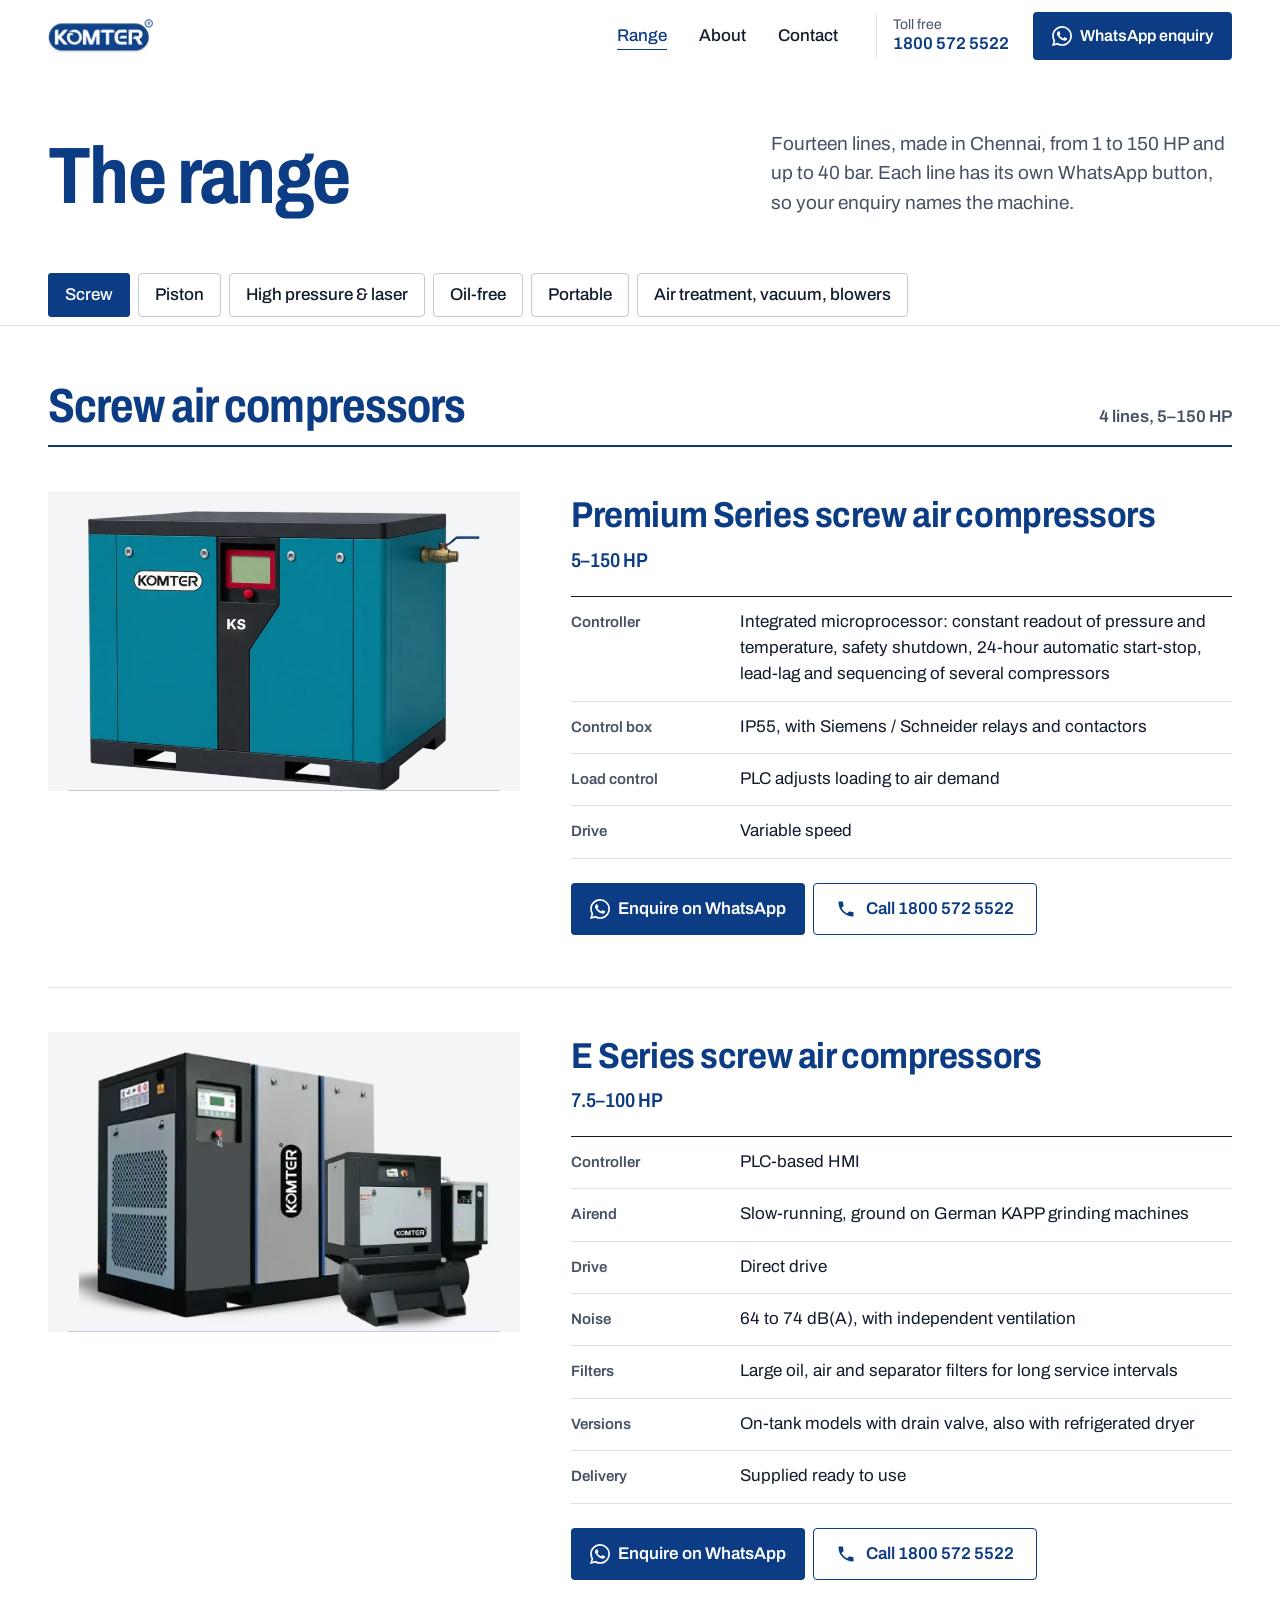
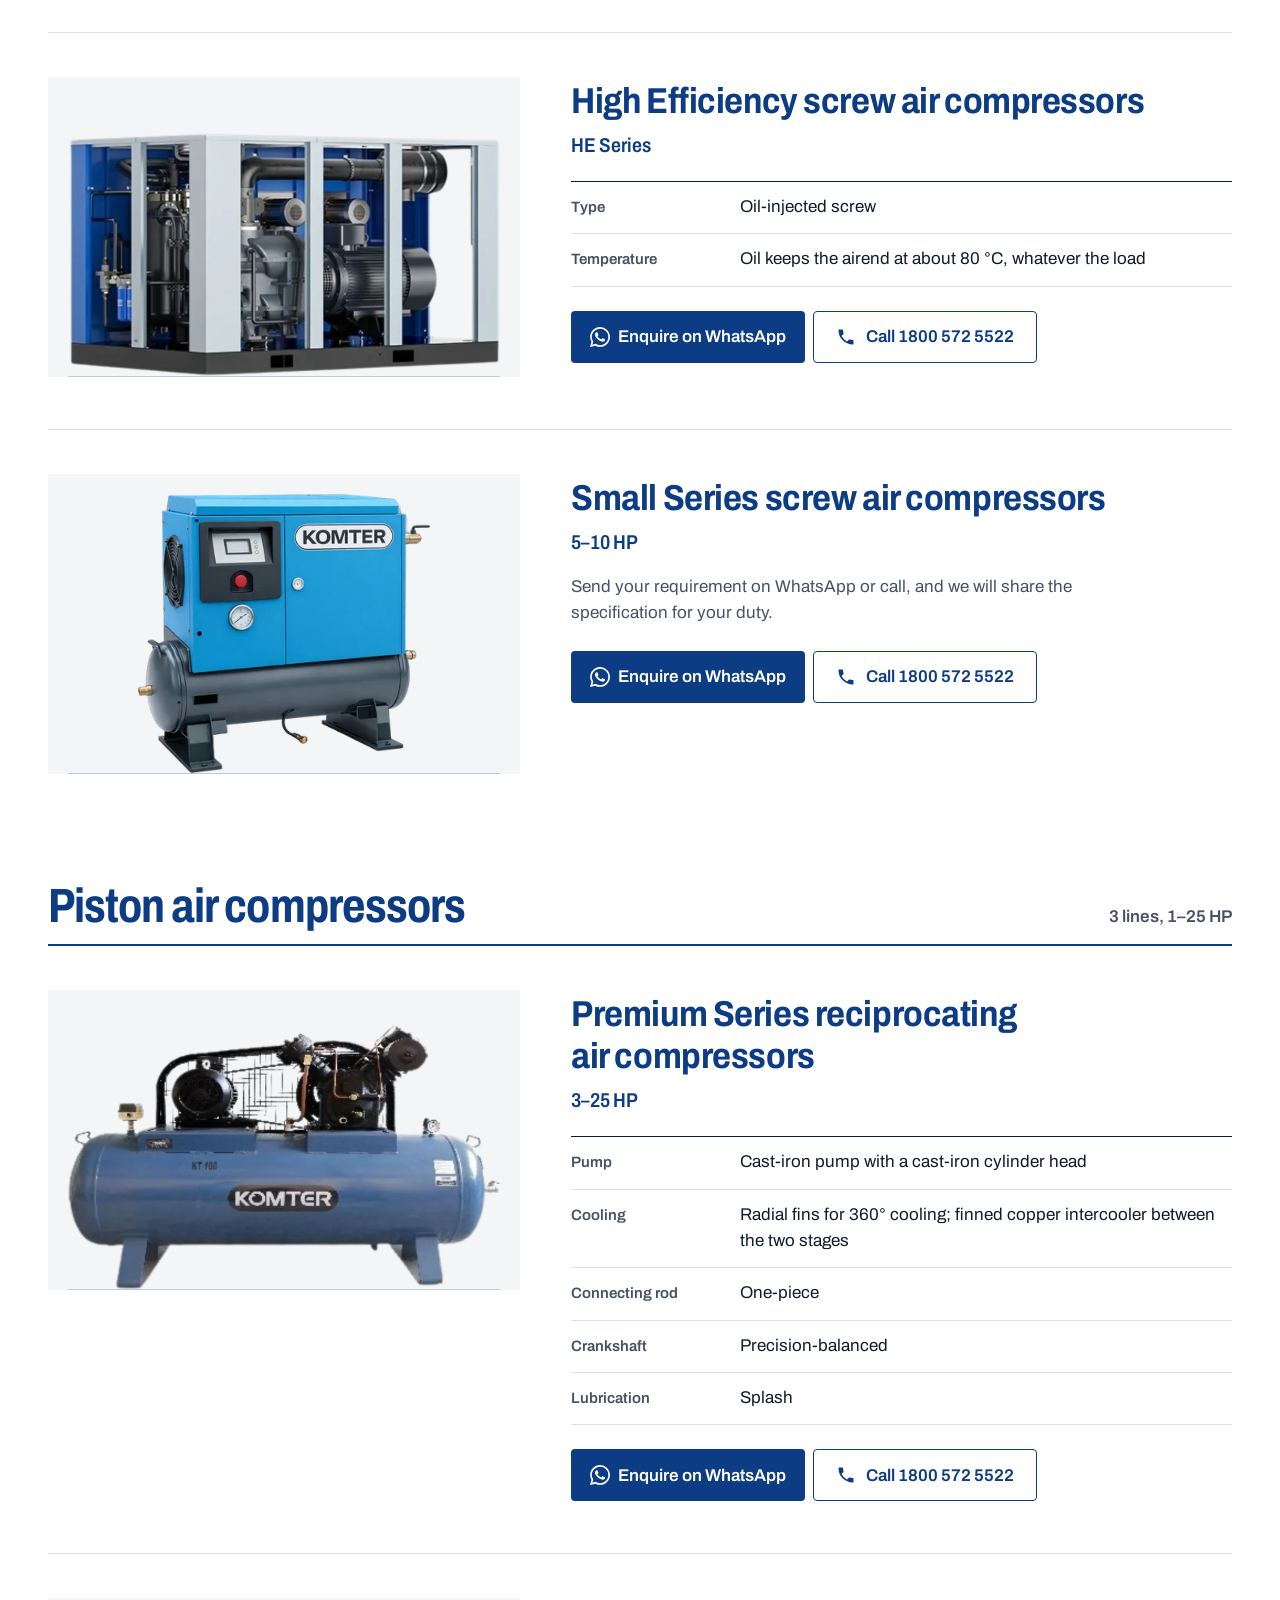
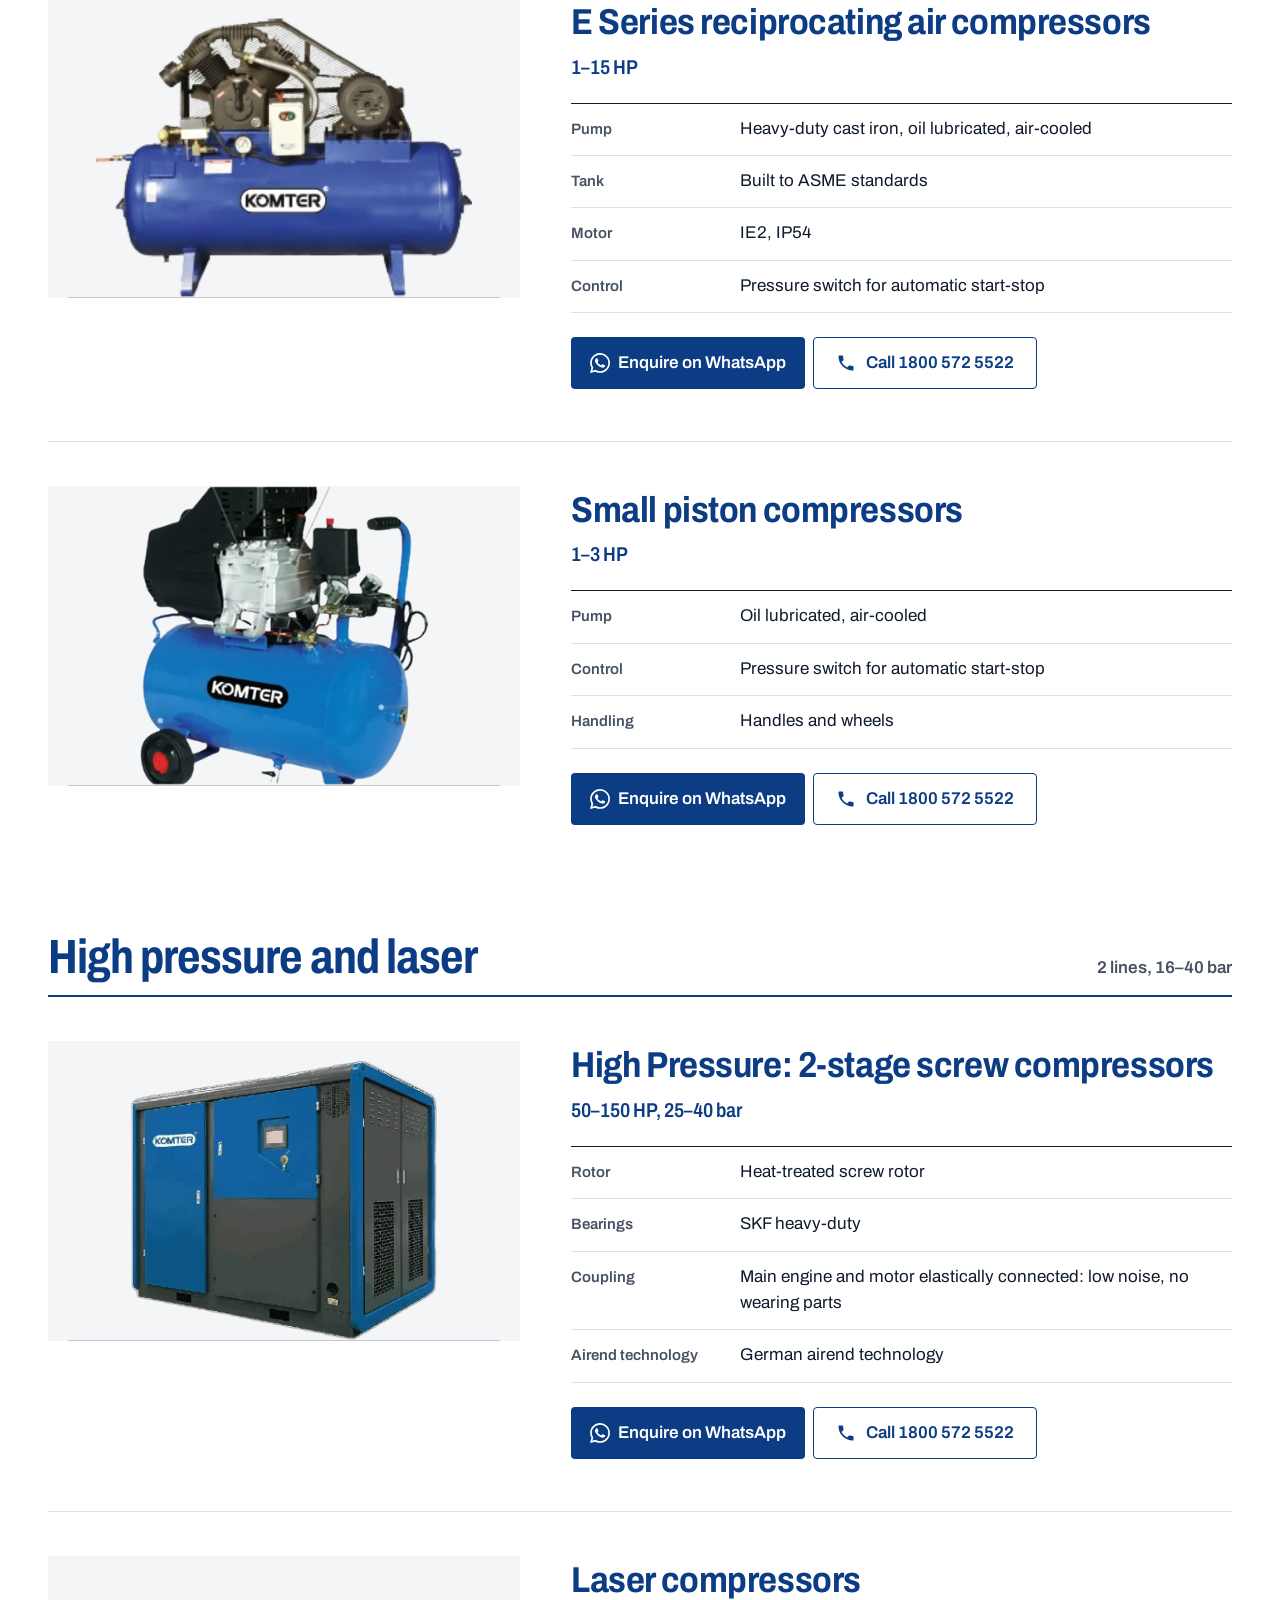
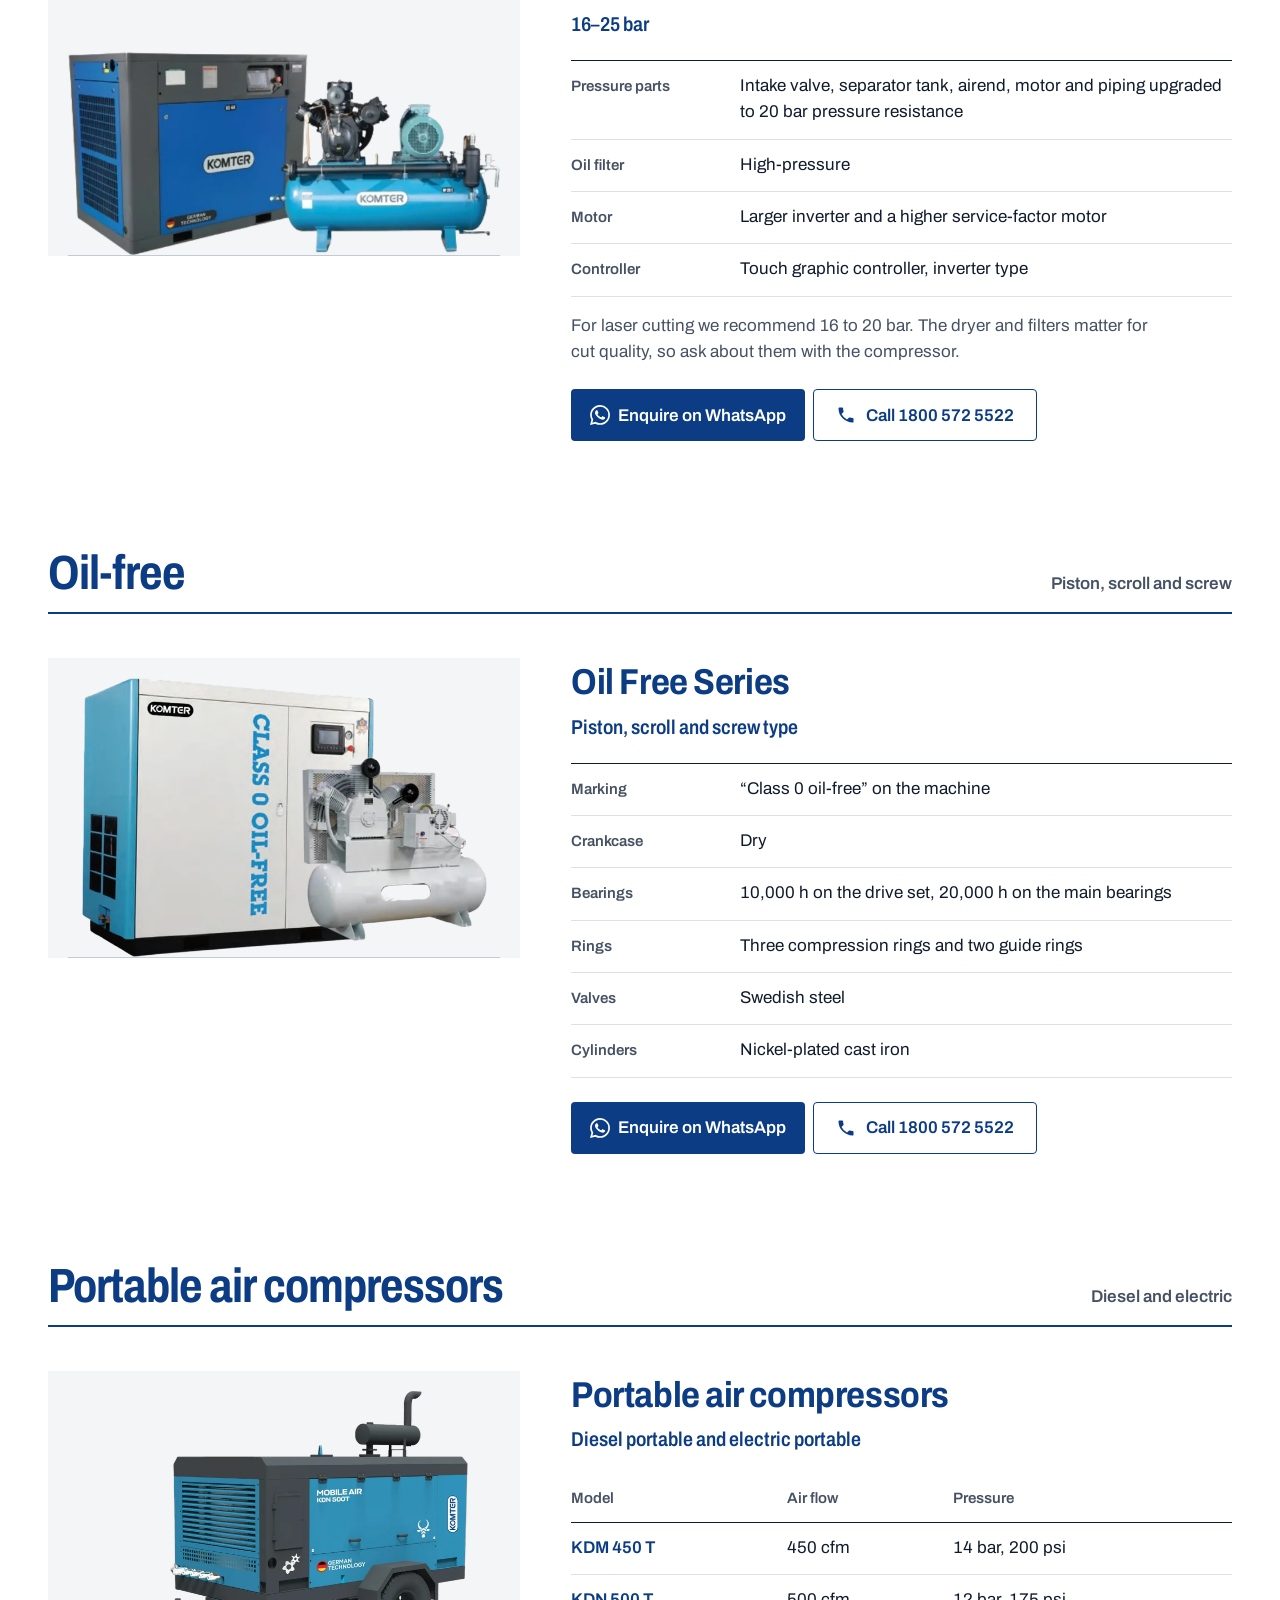
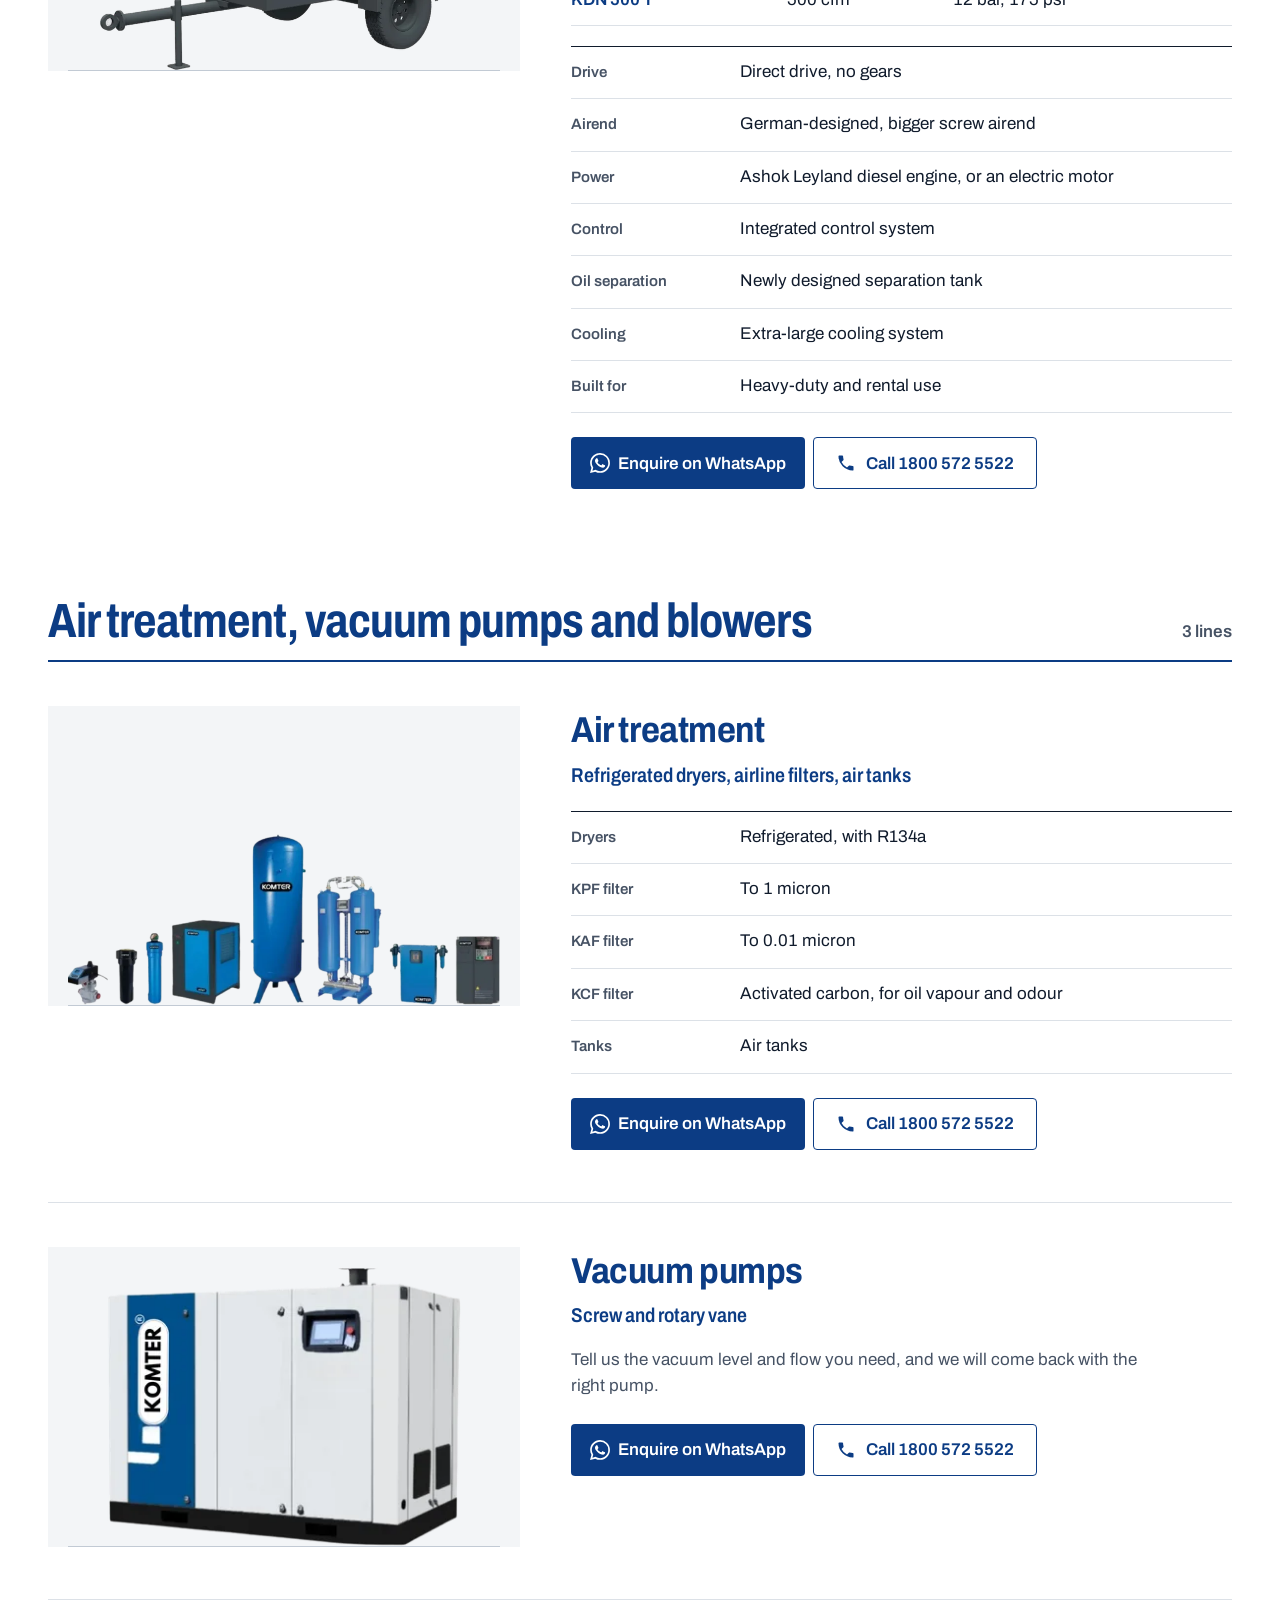
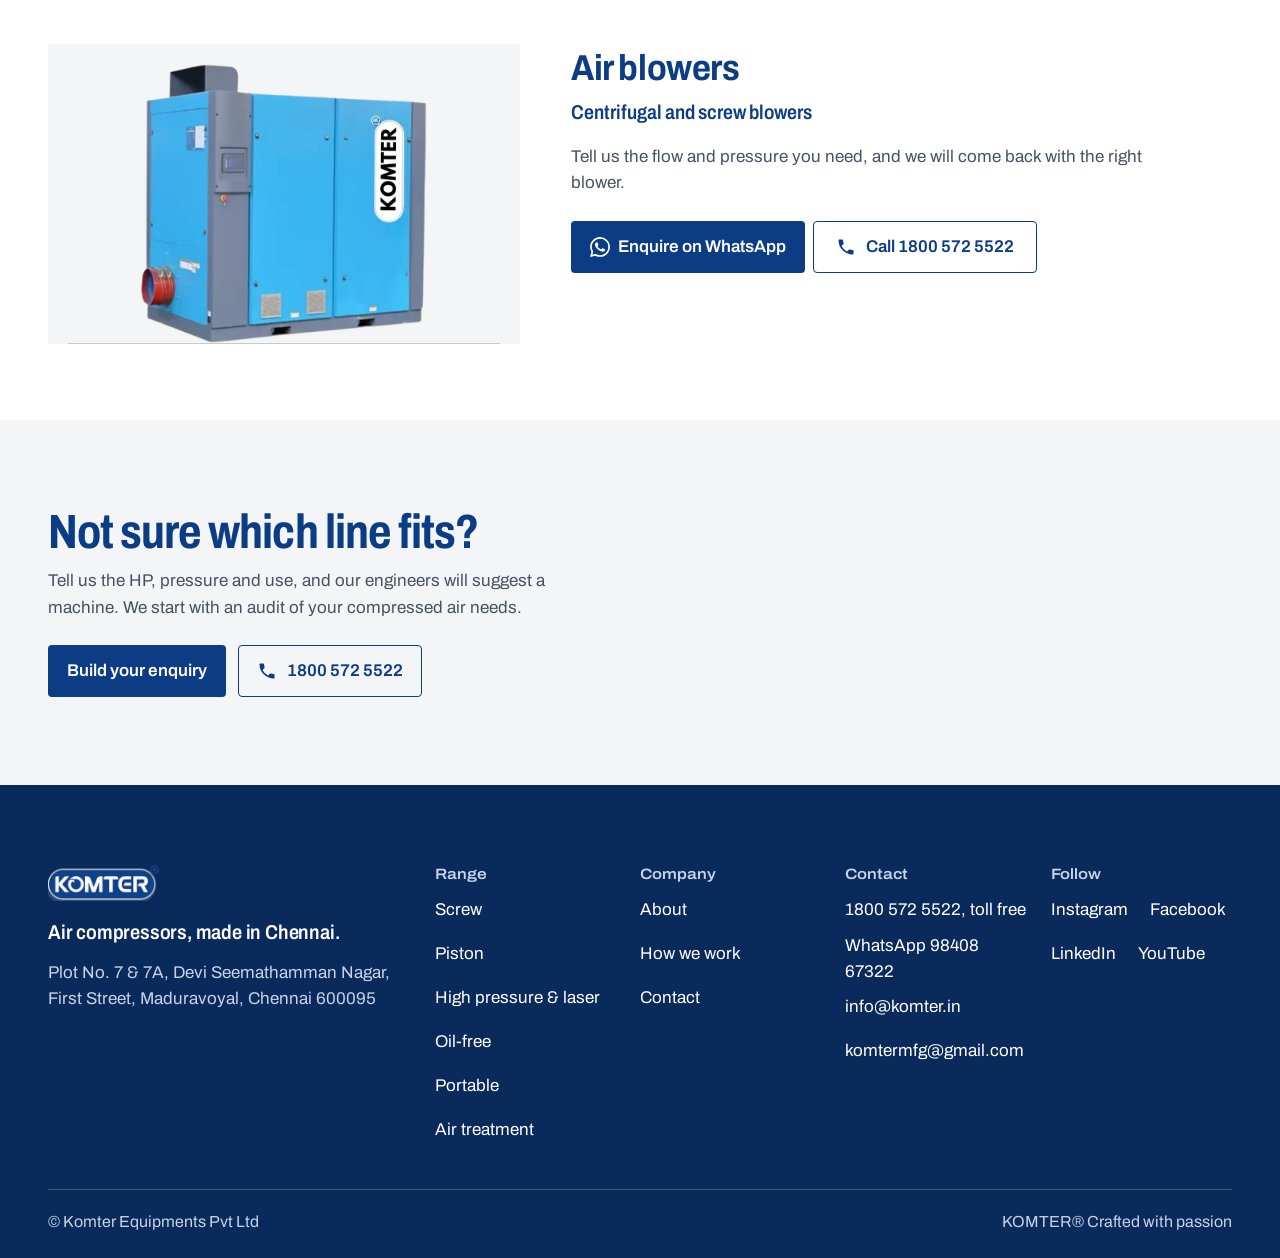
<file: clean/products.html>
<!doctype html>
<html lang="en">
<head>
<meta charset="utf-8">
<meta name="viewport" content="width=device-width, initial-scale=1, viewport-fit=cover">
<title>The range: 14 lines of air compressors | KOMTER, Chennai</title>
<meta name="description" content="Every KOMTER product line with its range and specifications: Premium and E Series screw, high-pressure, laser, HE Series, piston, oil-free, portable, air treatment, vacuum pumps and blowers.">
<meta name="robots" content="noindex, nofollow">
<meta name="theme-color" content="#0C3C84">
<meta property="og:type" content="website">
<meta property="og:site_name" content="KOMTER">
<meta property="og:title" content="The KOMTER range: 14 lines of air compressors">
<meta property="og:description" content="1 to 150 HP, up to 40 bar. Screw, piston, oil-free, high-pressure and portable compressors made in Chennai.">
<meta property="og:url" content="https://arun-john-alt.github.io/komter-website/clean/products.html">
<meta property="og:image" content="https://arun-john-alt.github.io/komter-website/assets/og-range.jpg">
<meta property="og:image:width" content="1200">
<meta property="og:image:height" content="630">
<meta property="og:image:alt" content="Komter compressors, small to large, on one floor line">
<meta name="twitter:card" content="summary_large_image">
<link rel="icon" type="image/png" sizes="32x32" href="../assets/favicon-32.png">
<link rel="apple-touch-icon" href="../assets/ko-180.png">
<link rel="preconnect" href="https://fonts.googleapis.com">
<link rel="preconnect" href="https://fonts.gstatic.com" crossorigin>
<link rel="stylesheet" href="https://fonts.googleapis.com/css2?family=Archivo:wdth,wght@62..125,400..700&amp;display=swap">
<link rel="stylesheet" href="style.css">
<script>document.documentElement.classList.add('js');setTimeout(function(){if(!window.komterReady)document.documentElement.classList.add('no-reveal')},2500);</script>
</head>
<body>
<svg width="0" height="0" style="position:absolute" aria-hidden="true" focusable="false">
  <symbol id="i-wa" viewBox="0 0 24 24"><path fill="currentColor" d="M17.47 14.38c-.3-.15-1.76-.87-2.03-.97-.27-.1-.47-.15-.67.15-.2.3-.77.97-.94 1.16-.17.2-.35.22-.64.07-.3-.15-1.26-.46-2.39-1.47-.88-.79-1.48-1.76-1.65-2.06-.17-.3-.02-.46.13-.6.13-.14.3-.35.45-.52.15-.18.2-.3.3-.5.1-.2.05-.37-.03-.52-.07-.15-.67-1.61-.92-2.2-.24-.58-.49-.5-.67-.51h-.57c-.2 0-.52.07-.79.37-.27.3-1.04 1.02-1.04 2.48s1.07 2.88 1.21 3.07c.15.2 2.1 3.2 5.08 4.49.71.31 1.26.49 1.7.63.71.22 1.36.19 1.87.12.57-.09 1.76-.72 2-1.42.25-.7.25-1.29.18-1.41-.08-.13-.27-.2-.57-.35m-5.42 7.4h-.01a9.87 9.87 0 0 1-5.03-1.38l-.36-.21-3.74.98 1-3.65-.24-.37a9.86 9.86 0 0 1-1.51-5.26c0-5.45 4.44-9.88 9.89-9.88 2.64 0 5.12 1.03 6.99 2.9a9.83 9.83 0 0 1 2.89 6.99c0 5.45-4.44 9.88-9.88 9.88m8.41-18.3A11.82 11.82 0 0 0 12.05 0C5.5 0 .16 5.34.16 11.89c0 2.1.55 4.14 1.59 5.95L.06 24l6.3-1.65a11.88 11.88 0 0 0 5.69 1.45h.01c6.55 0 11.89-5.34 11.89-11.89 0-3.18-1.24-6.17-3.48-8.41Z"/></symbol>
  <symbol id="i-call" viewBox="0 0 24 24"><path fill="currentColor" d="M6.62 10.79a15.05 15.05 0 0 0 6.59 6.59l2.2-2.2a1 1 0 0 1 1.02-.24c1.12.37 2.33.57 3.57.57a1 1 0 0 1 1 1V20a1 1 0 0 1-1 1A17 17 0 0 1 3 4a1 1 0 0 1 1-1h3.5a1 1 0 0 1 1 1c0 1.25.2 2.45.57 3.57a1 1 0 0 1-.25 1.02l-2.2 2.2Z"/></symbol>
  <symbol id="i-arrow" viewBox="0 0 24 24"><path fill="none" stroke="currentColor" stroke-width="2" d="M9 5l7 7-7 7"/></symbol>
  <symbol id="i-menu" viewBox="0 0 24 24"><path fill="none" stroke="currentColor" stroke-width="2" d="M3 8h18M3 16h18"/></symbol>
  <symbol id="i-close" viewBox="0 0 24 24"><path fill="none" stroke="currentColor" stroke-width="2" d="M5 5l14 14M19 5L5 19"/></symbol>
</svg>

<a class="skip" href="#main">Skip to content</a>

<header class="site-head">
  <div class="wrap head-row">
    <a class="brand" href="index.html" aria-label="KOMTER home">
      <img src="img/logo-word-sm.webp" srcset="img/logo-word-sm.webp 240w, img/logo-word-md.webp 480w" sizes="100px" width="240" height="78" alt="KOMTER">
    </a>
    <nav class="head-nav" aria-label="Main">
      <ul class="nav-inline">
        <li><a href="products.html" aria-current="page">Range</a></li>
        <li><a href="index.html#about">About</a></li>
        <li><a href="index.html#enquire">Contact</a></li>
      </ul>
    </nav>
    <a class="head-call" href="tel:+18005725522"><span class="k">Toll free</span><span class="v num">1800 572 5522</span></a>
    <a class="btn btn-primary head-wa" href="https://wa.me/919840867322?text=Hello%20Komter%2C%20I'd%20like%20a%20quote%20for%20an%20air%20compressor." target="_blank" rel="noopener"><svg aria-hidden="true"><use href="#i-wa"/></svg><span class="short">WhatsApp</span><span class="long">WhatsApp enquiry</span></a>
    <details class="menu">
      <summary aria-label="Menu"><svg class="i-open" aria-hidden="true"><use href="#i-menu"/></svg><svg class="i-close" aria-hidden="true"><use href="#i-close"/></svg></summary>
      <div class="menu-panel">
        <nav aria-label="Main">
          <ul>
            <li><a href="products.html" aria-current="page">Range <svg width="18" height="18" aria-hidden="true"><use href="#i-arrow"/></svg></a></li>
            <li><a href="index.html#about">About <svg width="18" height="18" aria-hidden="true"><use href="#i-arrow"/></svg></a></li>
            <li><a href="index.html#enquire">Contact <svg width="18" height="18" aria-hidden="true"><use href="#i-arrow"/></svg></a></li>
          </ul>
        </nav>
        <div class="menu-call">
          <a class="btn btn-line" href="tel:+18005725522"><svg aria-hidden="true"><use href="#i-call"/></svg>Call 1800 572 5522</a>
        </div>
      </div>
    </details>
  </div>
</header>

<main id="main">
  <section class="p-intro" aria-labelledby="p-title">
    <div class="wrap">
      <h1 id="p-title">The range</h1>
      <p>Fourteen lines, made in Chennai, from 1 to 150 HP and up to 40 bar. Each line has its own WhatsApp button, so your enquiry names the machine.</p>
    </div>
  </section>

  <nav class="chips" aria-label="Product families">
    <ul>
      <li><a href="#f-screw">Screw</a></li>
      <li><a href="#f-piston">Piston</a></li>
      <li><a href="#f-hp">High pressure &amp; laser</a></li>
      <li><a href="#f-oilfree">Oil-free</a></li>
      <li><a href="#f-portable">Portable</a></li>
      <li><a href="#f-treat">Air treatment, vacuum, blowers</a></li>
    </ul>
  </nav>

  <div class="wrap">

    <!-- Screw -->
    <section class="pfam" id="f-screw" aria-labelledby="f-screw-t">
      <div class="pfam-head"><h2 id="f-screw-t">Screw air compressors</h2><p class="num">4 lines, 5–150 HP</p></div>

      <article class="line" id="premium-screw" aria-labelledby="premium-screw-t">
        <div class="plinth"><div class="stage">
          <img src="../assets/premium-screw-md.webp" srcset="../assets/premium-screw-sm.webp 360w, ../assets/premium-screw-md.webp 720w, ../assets/premium-screw-lg.webp 906w" sizes="(min-width: 900px) 395px, (min-width: 600px) 340px, 270px" width="906" height="646" alt="Komter Premium Series KS screw air compressor in a teal cabinet with a display panel">
        </div></div>
        <div class="line-body">
          <h3 id="premium-screw-t">Premium Series screw air compressors</h3>
          <p class="line-range">5–150 HP</p>
          <dl class="spec">
            <div><dt>Controller</dt><dd>Integrated microprocessor: constant readout of pressure and temperature, safety shutdown, 24-hour automatic start-stop, lead-lag and sequencing of several compressors</dd></div>
            <div><dt>Control box</dt><dd>IP55, with Siemens / Schneider relays and contactors</dd></div>
            <div><dt>Load control</dt><dd>PLC adjusts loading to air demand</dd></div>
            <div><dt>Drive</dt><dd>Variable speed</dd></div>
          </dl>
          <div class="line-cta">
            <a class="btn btn-primary" href="https://wa.me/919840867322?text=Hello%20Komter%2C%20I'd%20like%20a%20quote%20for%20a%20Premium%20Series%20screw%20air%20compressor." target="_blank" rel="noopener"><svg aria-hidden="true"><use href="#i-wa"/></svg>Enquire on WhatsApp</a>
            <a class="btn btn-line btn-call" href="tel:+18005725522"><svg aria-hidden="true"><use href="#i-call"/></svg><span class="t">Call 1800 572 5522</span></a>
          </div>
        </div>
      </article>

      <article class="line" id="e-series-screw" aria-labelledby="e-series-screw-t">
        <div class="plinth"><div class="stage">
          <img src="../assets/e-series-screw-md.webp" srcset="../assets/e-series-screw-sm.webp 360w, ../assets/e-series-screw-md.webp 504w" sizes="(min-width: 900px) 410px, (min-width: 600px) 355px, 280px" width="504" height="343" alt="Komter E Series screw air compressors, a cabinet unit and a smaller unit on an air tank" loading="lazy">
        </div></div>
        <div class="line-body">
          <h3 id="e-series-screw-t">E Series screw air compressors</h3>
          <p class="line-range">7.5–100 HP</p>
          <dl class="spec">
            <div><dt>Controller</dt><dd>PLC-based HMI</dd></div>
            <div><dt>Airend</dt><dd>Slow-running, ground on German KAPP grinding machines</dd></div>
            <div><dt>Drive</dt><dd>Direct drive</dd></div>
            <div><dt>Noise</dt><dd class="num">64 to 74 dB(A), with independent ventilation</dd></div>
            <div><dt>Filters</dt><dd>Large oil, air and separator filters for long service intervals</dd></div>
            <div><dt>Versions</dt><dd>On-tank models with drain valve, also with refrigerated dryer</dd></div>
            <div><dt>Delivery</dt><dd>Supplied ready to use</dd></div>
          </dl>
          <div class="line-cta">
            <a class="btn btn-primary" href="https://wa.me/919840867322?text=Hello%20Komter%2C%20I'd%20like%20a%20quote%20for%20an%20E%20Series%20screw%20air%20compressor." target="_blank" rel="noopener"><svg aria-hidden="true"><use href="#i-wa"/></svg>Enquire on WhatsApp</a>
            <a class="btn btn-line btn-call" href="tel:+18005725522"><svg aria-hidden="true"><use href="#i-call"/></svg><span class="t">Call 1800 572 5522</span></a>
          </div>
        </div>
      </article>

      <article class="line" id="he-series" aria-labelledby="he-series-t">
        <div class="plinth"><div class="stage">
          <img src="../assets/he-series-md.webp" srcset="../assets/he-series-sm.webp 360w, ../assets/he-series-md.webp 720w, ../assets/he-series-lg.webp 1400w" sizes="(min-width: 600px) 430px, 92vw" width="1400" height="787" alt="Komter HE Series screw air compressor shown open, with its internal parts visible" loading="lazy">
        </div></div>
        <div class="line-body">
          <h3 id="he-series-t">High Efficiency screw air compressors</h3>
          <p class="line-range">HE Series</p>
          <dl class="spec">
            <div><dt>Type</dt><dd>Oil-injected screw</dd></div>
            <div><dt>Temperature</dt><dd>Oil keeps the airend at about 80 °C, whatever the load</dd></div>
          </dl>
          <div class="line-cta">
            <a class="btn btn-primary" href="https://wa.me/919840867322?text=Hello%20Komter%2C%20I'd%20like%20a%20quote%20for%20an%20HE%20Series%20high%20efficiency%20screw%20air%20compressor." target="_blank" rel="noopener"><svg aria-hidden="true"><use href="#i-wa"/></svg>Enquire on WhatsApp</a>
            <a class="btn btn-line btn-call" href="tel:+18005725522"><svg aria-hidden="true"><use href="#i-call"/></svg><span class="t">Call 1800 572 5522</span></a>
          </div>
        </div>
      </article>

      <article class="line" id="small-screw" aria-labelledby="small-screw-t">
        <div class="plinth"><div class="stage">
          <img src="../assets/small-screw-md.webp" srcset="../assets/small-screw-sm.webp 360w, ../assets/small-screw-md.webp 720w, ../assets/small-screw-lg.webp 798w" sizes="(min-width: 900px) 295px, (min-width: 600px) 250px, 200px" width="798" height="765" alt="Komter Small Series screw air compressor in a blue cabinet mounted on a grey air tank" loading="lazy">
        </div></div>
        <div class="line-body">
          <h3 id="small-screw-t">Small Series screw air compressors</h3>
          <p class="line-range">5–10 HP</p>
          <p class="line-note">Send your requirement on WhatsApp or call, and we will share the specification for your duty.</p>
          <div class="line-cta">
            <a class="btn btn-primary" href="https://wa.me/919840867322?text=Hello%20Komter%2C%20I'd%20like%20a%20quote%20for%20a%20Small%20Series%20screw%20air%20compressor." target="_blank" rel="noopener"><svg aria-hidden="true"><use href="#i-wa"/></svg>Enquire on WhatsApp</a>
            <a class="btn btn-line btn-call" href="tel:+18005725522"><svg aria-hidden="true"><use href="#i-call"/></svg><span class="t">Call 1800 572 5522</span></a>
          </div>
        </div>
      </article>
    </section>

    <!-- Piston -->
    <section class="pfam" id="f-piston" aria-labelledby="f-piston-t">
      <div class="pfam-head"><h2 id="f-piston-t">Piston air compressors</h2><p class="num">3 lines, 1–25 HP</p></div>

      <article class="line" id="premium-recip" aria-labelledby="premium-recip-t">
        <div class="plinth"><div class="stage">
          <img src="../assets/premium-recip-md.webp" srcset="../assets/premium-recip-sm.webp 360w, ../assets/premium-recip-md.webp 720w, ../assets/premium-recip-lg.webp 1400w" sizes="(min-width: 900px) 430px, (min-width: 600px) 390px, 310px" width="1400" height="860" alt="Komter KT 100 Premium Series reciprocating air compressor on a horizontal air tank" loading="lazy">
        </div></div>
        <div class="line-body">
          <h3 id="premium-recip-t">Premium Series reciprocating air compressors</h3>
          <p class="line-range">3–25 HP</p>
          <dl class="spec">
            <div><dt>Pump</dt><dd>Cast-iron pump with a cast-iron cylinder head</dd></div>
            <div><dt>Cooling</dt><dd>Radial fins for 360° cooling; finned copper intercooler between the two stages</dd></div>
            <div><dt>Connecting rod</dt><dd>One-piece</dd></div>
            <div><dt>Crankshaft</dt><dd>Precision-balanced</dd></div>
            <div><dt>Lubrication</dt><dd>Splash</dd></div>
          </dl>
          <div class="line-cta">
            <a class="btn btn-primary" href="https://wa.me/919840867322?text=Hello%20Komter%2C%20I'd%20like%20a%20quote%20for%20a%20Premium%20Series%20reciprocating%20air%20compressor." target="_blank" rel="noopener"><svg aria-hidden="true"><use href="#i-wa"/></svg>Enquire on WhatsApp</a>
            <a class="btn btn-line btn-call" href="tel:+18005725522"><svg aria-hidden="true"><use href="#i-call"/></svg><span class="t">Call 1800 572 5522</span></a>
          </div>
        </div>
      </article>

      <article class="line" id="e-series-recip" aria-labelledby="e-series-recip-t">
        <div class="plinth"><div class="stage">
          <img src="../assets/e-series-recip-md.webp" srcset="../assets/e-series-recip-sm.webp 360w, ../assets/e-series-recip-md.webp 720w, ../assets/e-series-recip-lg.webp 1400w" sizes="(min-width: 900px) 380px, (min-width: 600px) 325px, 260px" width="1400" height="1041" alt="Komter E Series reciprocating air compressor, a pump and motor on a blue air tank" loading="lazy">
        </div></div>
        <div class="line-body">
          <h3 id="e-series-recip-t">E Series reciprocating air compressors</h3>
          <p class="line-range">1–15 HP</p>
          <dl class="spec">
            <div><dt>Pump</dt><dd>Heavy-duty cast iron, oil lubricated, air-cooled</dd></div>
            <div><dt>Tank</dt><dd>Built to ASME standards</dd></div>
            <div><dt>Motor</dt><dd>IE2, IP54</dd></div>
            <div><dt>Control</dt><dd>Pressure switch for automatic start-stop</dd></div>
          </dl>
          <div class="line-cta">
            <a class="btn btn-primary" href="https://wa.me/919840867322?text=Hello%20Komter%2C%20I'd%20like%20a%20quote%20for%20an%20E%20Series%20reciprocating%20air%20compressor." target="_blank" rel="noopener"><svg aria-hidden="true"><use href="#i-wa"/></svg>Enquire on WhatsApp</a>
            <a class="btn btn-line btn-call" href="tel:+18005725522"><svg aria-hidden="true"><use href="#i-call"/></svg><span class="t">Call 1800 572 5522</span></a>
          </div>
        </div>
      </article>

      <article class="line" id="small-piston" aria-labelledby="small-piston-t">
        <div class="plinth"><div class="stage stage--crop">
          <img src="../assets/small-piston-md.webp" srcset="../assets/small-piston-sm.webp 347w, ../assets/small-piston-md.webp 693w, ../assets/small-piston-lg.webp 1348w" sizes="(min-width: 900px) 290px, (min-width: 600px) 250px, 205px" width="1348" height="1400" alt="Komter small piston compressor, a pump and motor on a small blue tank with a handle and wheel" loading="lazy">
        </div></div>
        <div class="line-body">
          <h3 id="small-piston-t">Small piston compressors</h3>
          <p class="line-range">1–3 HP</p>
          <dl class="spec">
            <div><dt>Pump</dt><dd>Oil lubricated, air-cooled</dd></div>
            <div><dt>Control</dt><dd>Pressure switch for automatic start-stop</dd></div>
            <div><dt>Handling</dt><dd>Handles and wheels</dd></div>
          </dl>
          <div class="line-cta">
            <a class="btn btn-primary" href="https://wa.me/919840867322?text=Hello%20Komter%2C%20I'd%20like%20a%20quote%20for%20a%20small%20piston%20compressor." target="_blank" rel="noopener"><svg aria-hidden="true"><use href="#i-wa"/></svg>Enquire on WhatsApp</a>
            <a class="btn btn-line btn-call" href="tel:+18005725522"><svg aria-hidden="true"><use href="#i-call"/></svg><span class="t">Call 1800 572 5522</span></a>
          </div>
        </div>
      </article>
    </section>

    <!-- High pressure and laser -->
    <section class="pfam" id="f-hp" aria-labelledby="f-hp-t">
      <div class="pfam-head"><h2 id="f-hp-t">High pressure and laser</h2><p class="num">2 lines, 16–40 bar</p></div>

      <article class="line" id="high-pressure" aria-labelledby="high-pressure-t">
        <div class="plinth"><div class="stage">
          <img src="../assets/high-pressure-md.webp" width="327" height="299" alt="Komter high-pressure 2-stage screw compressor cabinet" loading="lazy">
        </div></div>
        <div class="line-body">
          <h3 id="high-pressure-t">High Pressure: 2-stage screw compressors</h3>
          <p class="line-range">50–150 HP, 25–40 bar</p>
          <dl class="spec">
            <div><dt>Rotor</dt><dd>Heat-treated screw rotor</dd></div>
            <div><dt>Bearings</dt><dd>SKF heavy-duty</dd></div>
            <div><dt>Coupling</dt><dd>Main engine and motor elastically connected: low noise, no wearing parts</dd></div>
            <div><dt>Airend technology</dt><dd>German airend technology</dd></div>
          </dl>
          <div class="line-cta">
            <a class="btn btn-primary" href="https://wa.me/919840867322?text=Hello%20Komter%2C%20I'd%20like%20a%20quote%20for%20a%20High%20Pressure%202-stage%20screw%20compressor." target="_blank" rel="noopener"><svg aria-hidden="true"><use href="#i-wa"/></svg>Enquire on WhatsApp</a>
            <a class="btn btn-line btn-call" href="tel:+18005725522"><svg aria-hidden="true"><use href="#i-call"/></svg><span class="t">Call 1800 572 5522</span></a>
          </div>
        </div>
      </article>

      <article class="line" id="laser" aria-labelledby="laser-t">
        <div class="plinth"><div class="stage">
          <img src="../assets/laser-md.webp" srcset="../assets/laser-sm.webp 360w, ../assets/laser-md.webp 720w, ../assets/laser-lg.webp 1400w" sizes="(min-width: 900px) 430px, (min-width: 600px) 515px, 92vw" width="1400" height="656" alt="A Komter KS 60 screw compressor cabinet beside a Komter piston compressor on its air tank" loading="lazy">
        </div></div>
        <div class="line-body">
          <h3 id="laser-t">Laser compressors</h3>
          <p class="line-range">16–25 bar</p>
          <dl class="spec">
            <div><dt>Pressure parts</dt><dd>Intake valve, separator tank, airend, motor and piping upgraded to 20 bar pressure resistance</dd></div>
            <div><dt>Oil filter</dt><dd>High-pressure</dd></div>
            <div><dt>Motor</dt><dd>Larger inverter and a higher service-factor motor</dd></div>
            <div><dt>Controller</dt><dd>Touch graphic controller, inverter type</dd></div>
          </dl>
          <p class="line-note">For laser cutting we recommend 16 to 20 bar. The dryer and filters matter for cut quality, so ask about them with the compressor.</p>
          <div class="line-cta">
            <a class="btn btn-primary" href="https://wa.me/919840867322?text=Hello%20Komter%2C%20I'd%20like%20a%20quote%20for%20a%20laser%20compressor." target="_blank" rel="noopener"><svg aria-hidden="true"><use href="#i-wa"/></svg>Enquire on WhatsApp</a>
            <a class="btn btn-line btn-call" href="tel:+18005725522"><svg aria-hidden="true"><use href="#i-call"/></svg><span class="t">Call 1800 572 5522</span></a>
          </div>
        </div>
      </article>
    </section>

    <!-- Oil-free -->
    <section class="pfam" id="f-oilfree" aria-labelledby="f-oilfree-t">
      <div class="pfam-head"><h2 id="f-oilfree-t">Oil-free</h2><p>Piston, scroll and screw</p></div>

      <article class="line" id="oil-free" aria-labelledby="oil-free-t">
        <div class="plinth"><div class="stage">
          <img src="../assets/oil-free-md.webp" srcset="../assets/oil-free-sm.webp 360w, ../assets/oil-free-md.webp 720w, ../assets/oil-free-lg.webp 1400w" sizes="(min-width: 900px) 410px, (min-width: 600px) 350px, 280px" width="1400" height="965" alt="Komter Oil Free Series: a screw cabinet marked Class 0 oil-free beside an oil-free piston unit" loading="lazy">
        </div></div>
        <div class="line-body">
          <h3 id="oil-free-t">Oil Free Series</h3>
          <p class="line-range">Piston, scroll and screw type</p>
          <dl class="spec">
            <div><dt>Marking</dt><dd>“Class 0 oil-free” on the machine</dd></div>
            <div><dt>Crankcase</dt><dd>Dry</dd></div>
            <div><dt>Bearings</dt><dd class="num">10,000 h on the drive set, 20,000 h on the main bearings</dd></div>
            <div><dt>Rings</dt><dd>Three compression rings and two guide rings</dd></div>
            <div><dt>Valves</dt><dd>Swedish steel</dd></div>
            <div><dt>Cylinders</dt><dd>Nickel-plated cast iron</dd></div>
          </dl>
          <div class="line-cta">
            <a class="btn btn-primary" href="https://wa.me/919840867322?text=Hello%20Komter%2C%20I'd%20like%20a%20quote%20for%20an%20Oil%20Free%20Series%20compressor." target="_blank" rel="noopener"><svg aria-hidden="true"><use href="#i-wa"/></svg>Enquire on WhatsApp</a>
            <a class="btn btn-line btn-call" href="tel:+18005725522"><svg aria-hidden="true"><use href="#i-call"/></svg><span class="t">Call 1800 572 5522</span></a>
          </div>
        </div>
      </article>
    </section>

    <!-- Portable -->
    <section class="pfam" id="f-portable" aria-labelledby="f-portable-t">
      <div class="pfam-head"><h2 id="f-portable-t">Portable air compressors</h2><p>Diesel and electric</p></div>

      <article class="line" id="portable" aria-labelledby="portable-t">
        <div class="plinth"><div class="stage">
          <img src="../assets/portable-md.webp" srcset="../assets/portable-sm.webp 360w, ../assets/portable-md.webp 720w, ../assets/portable-lg.webp 924w" sizes="(min-width: 900px) 370px, (min-width: 600px) 320px, 255px" width="924" height="700" alt="Komter KDN 500 T diesel portable air compressor on a towing trailer" loading="lazy">
        </div></div>
        <div class="line-body">
          <h3 id="portable-t">Portable air compressors</h3>
          <p class="line-range">Diesel portable and electric portable</p>
          <table class="models">
            <caption class="sr-only">Diesel portable models</caption>
            <thead><tr><th scope="col">Model</th><th scope="col">Air flow</th><th scope="col">Pressure</th></tr></thead>
            <tbody>
              <tr><th scope="row">KDM 450 T</th><td>450 cfm</td><td>14 bar, 200 psi</td></tr>
              <tr><th scope="row">KDN 500 T</th><td>500 cfm</td><td>12 bar, 175 psi</td></tr>
            </tbody>
          </table>
          <dl class="spec">
            <div><dt>Drive</dt><dd>Direct drive, no gears</dd></div>
            <div><dt>Airend</dt><dd>German-designed, bigger screw airend</dd></div>
            <div><dt>Power</dt><dd>Ashok Leyland diesel engine, or an electric motor</dd></div>
            <div><dt>Control</dt><dd>Integrated control system</dd></div>
            <div><dt>Oil separation</dt><dd>Newly designed separation tank</dd></div>
            <div><dt>Cooling</dt><dd>Extra-large cooling system</dd></div>
            <div><dt>Built for</dt><dd>Heavy-duty and rental use</dd></div>
          </dl>
          <div class="line-cta">
            <a class="btn btn-primary" href="https://wa.me/919840867322?text=Hello%20Komter%2C%20I'd%20like%20a%20quote%20for%20a%20portable%20air%20compressor." target="_blank" rel="noopener"><svg aria-hidden="true"><use href="#i-wa"/></svg>Enquire on WhatsApp</a>
            <a class="btn btn-line btn-call" href="tel:+18005725522"><svg aria-hidden="true"><use href="#i-call"/></svg><span class="t">Call 1800 572 5522</span></a>
          </div>
        </div>
      </article>
    </section>

    <!-- Air treatment, vacuum pumps, blowers -->
    <section class="pfam" id="f-treat" aria-labelledby="f-treat-t">
      <div class="pfam-head"><h2 id="f-treat-t">Air treatment, vacuum pumps and blowers</h2><p class="num">3 lines</p></div>

      <article class="line" id="air-treatment" aria-labelledby="air-treatment-t">
        <div class="plinth"><div class="stage">
          <img src="../assets/air-treatment-md.webp" srcset="../assets/air-treatment-sm.webp 360w, ../assets/air-treatment-md.webp 720w, ../assets/air-treatment-lg.webp 1400w" sizes="(min-width: 900px) 430px, (min-width: 600px) 605px, 92vw" width="1400" height="555" alt="Komter air treatment equipment in a row: filters, a dryer cabinet, a vertical air tank and twin towers" loading="lazy">
        </div></div>
        <div class="line-body">
          <h3 id="air-treatment-t">Air treatment</h3>
          <p class="line-range">Refrigerated dryers, airline filters, air tanks</p>
          <dl class="spec">
            <div><dt>Dryers</dt><dd>Refrigerated, with R134a</dd></div>
            <div><dt>KPF filter</dt><dd class="num">To 1 micron</dd></div>
            <div><dt>KAF filter</dt><dd class="num">To 0.01 micron</dd></div>
            <div><dt>KCF filter</dt><dd>Activated carbon, for oil vapour and odour</dd></div>
            <div><dt>Tanks</dt><dd>Air tanks</dd></div>
          </dl>
          <div class="line-cta">
            <a class="btn btn-primary" href="https://wa.me/919840867322?text=Hello%20Komter%2C%20I'd%20like%20a%20quote%20for%20air%20treatment%20equipment." target="_blank" rel="noopener"><svg aria-hidden="true"><use href="#i-wa"/></svg>Enquire on WhatsApp</a>
            <a class="btn btn-line btn-call" href="tel:+18005725522"><svg aria-hidden="true"><use href="#i-call"/></svg><span class="t">Call 1800 572 5522</span></a>
          </div>
        </div>
      </article>

      <article class="line" id="vacuum-pump" aria-labelledby="vacuum-pump-t">
        <div class="plinth"><div class="stage">
          <img src="../assets/vacuum-pump-md.webp" srcset="../assets/vacuum-pump-sm.webp 360w, ../assets/vacuum-pump-md.webp 720w, ../assets/vacuum-pump-lg.webp 1400w" sizes="(min-width: 900px) 360px, (min-width: 600px) 305px, 245px" width="1400" height="1103" alt="Komter vacuum pump in a white cabinet with a blue panel and touch display" loading="lazy">
        </div></div>
        <div class="line-body">
          <h3 id="vacuum-pump-t">Vacuum pumps</h3>
          <p class="line-range">Screw and rotary vane</p>
          <p class="line-note">Tell us the vacuum level and flow you need, and we will come back with the right pump.</p>
          <div class="line-cta">
            <a class="btn btn-primary" href="https://wa.me/919840867322?text=Hello%20Komter%2C%20I'd%20like%20a%20quote%20for%20a%20vacuum%20pump." target="_blank" rel="noopener"><svg aria-hidden="true"><use href="#i-wa"/></svg>Enquire on WhatsApp</a>
            <a class="btn btn-line btn-call" href="tel:+18005725522"><svg aria-hidden="true"><use href="#i-call"/></svg><span class="t">Call 1800 572 5522</span></a>
          </div>
        </div>
      </article>

      <article class="line" id="blower" aria-labelledby="blower-t">
        <div class="plinth"><div class="stage">
          <img src="../assets/blower-md.webp" srcset="../assets/blower-sm.webp 360w, ../assets/blower-md.webp 720w, ../assets/blower-lg.webp 1400w" sizes="(min-width: 900px) 290px, (min-width: 600px) 250px, 200px" width="1400" height="1364" alt="Komter air blower in a light blue cabinet with a red outlet flange" loading="lazy">
        </div></div>
        <div class="line-body">
          <h3 id="blower-t">Air blowers</h3>
          <p class="line-range">Centrifugal and screw blowers</p>
          <p class="line-note">Tell us the flow and pressure you need, and we will come back with the right blower.</p>
          <div class="line-cta">
            <a class="btn btn-primary" href="https://wa.me/919840867322?text=Hello%20Komter%2C%20I'd%20like%20a%20quote%20for%20an%20air%20blower." target="_blank" rel="noopener"><svg aria-hidden="true"><use href="#i-wa"/></svg>Enquire on WhatsApp</a>
            <a class="btn btn-line btn-call" href="tel:+18005725522"><svg aria-hidden="true"><use href="#i-call"/></svg><span class="t">Call 1800 572 5522</span></a>
          </div>
        </div>
      </article>
    </section>
  </div>

  <section class="p-next" aria-labelledby="next-title">
    <div class="wrap">
      <h2 id="next-title">Not sure which line fits?</h2>
      <p>Tell us the HP, pressure and use, and our engineers will suggest a machine. We start with an audit of your compressed air needs.</p>
      <div class="hero-cta">
        <a class="btn btn-primary" href="index.html#enquire">Build your enquiry</a>
        <a class="btn btn-line" href="tel:+18005725522"><svg aria-hidden="true"><use href="#i-call"/></svg><span class="num">1800 572 5522</span> <small>toll free</small></a>
      </div>
    </div>
  </section>
</main>

<footer class="site-foot on-navy">
  <div class="wrap">
    <div class="foot-grid">
      <div class="foot-brand">
        <img src="img/logo-word-sm.webp" srcset="img/logo-word-sm.webp 240w, img/logo-word-md.webp 480w" sizes="112px" width="240" height="78" alt="KOMTER" loading="lazy">
        <p>Air compressors, made in Chennai.</p>
        <address>Plot No. 7 &amp; 7A, Devi Seemathamman Nagar, First Street, Maduravoyal, Chennai 600095</address>
      </div>
      <nav class="foot-links" aria-labelledby="foot-range">
        <h2 id="foot-range">Range</h2>
        <ul>
          <li><a href="#f-screw">Screw</a></li>
          <li><a href="#f-piston">Piston</a></li>
          <li><a href="#f-hp">High pressure &amp; laser</a></li>
          <li><a href="#f-oilfree">Oil-free</a></li>
          <li><a href="#f-portable">Portable</a></li>
          <li><a href="#f-treat">Air treatment</a></li>
        </ul>
      </nav>
      <nav class="foot-links" aria-labelledby="foot-co">
        <h2 id="foot-co">Company</h2>
        <ul>
          <li><a href="index.html#about">About</a></li>
          <li><a href="index.html#process">How we work</a></li>
          <li><a href="index.html#enquire">Contact</a></li>
        </ul>
      </nav>
      <div class="foot-contact">
        <h2>Contact</h2>
        <ul>
          <li><a href="tel:+18005725522">1800 572 5522, toll free</a></li>
          <li><a href="https://wa.me/919840867322?text=Hello%20Komter%2C%20I'd%20like%20a%20quote%20for%20an%20air%20compressor." target="_blank" rel="noopener">WhatsApp 98408 67322</a></li>
          <li><a href="mailto:info@komter.in">info@komter.in</a></li>
          <li><a href="mailto:komtermfg@gmail.com">komtermfg@gmail.com</a></li>
        </ul>
      </div>
      <div class="foot-links foot-follow">
        <h2>Follow</h2>
        <ul>
          <li><a href="https://www.instagram.com/komtercompressors" target="_blank" rel="noopener">Instagram</a></li>
          <li><a href="https://www.facebook.com/komtercompressor" target="_blank" rel="noopener">Facebook</a></li>
          <li><a href="https://www.linkedin.com/in/komter-air-compressor" target="_blank" rel="noopener">LinkedIn</a></li>
          <li><a href="https://www.youtube.com/@komteraircompressors5628" target="_blank" rel="noopener">YouTube</a></li>
        </ul>
      </div>
    </div>
    <div class="foot-base">
      <p>© Komter Equipments Pvt Ltd</p>
      <p>KOMTER® Crafted with passion</p>
    </div>
  </div>
</footer>
<script src="site.js" defer></script>
</body>
</html>
</file>
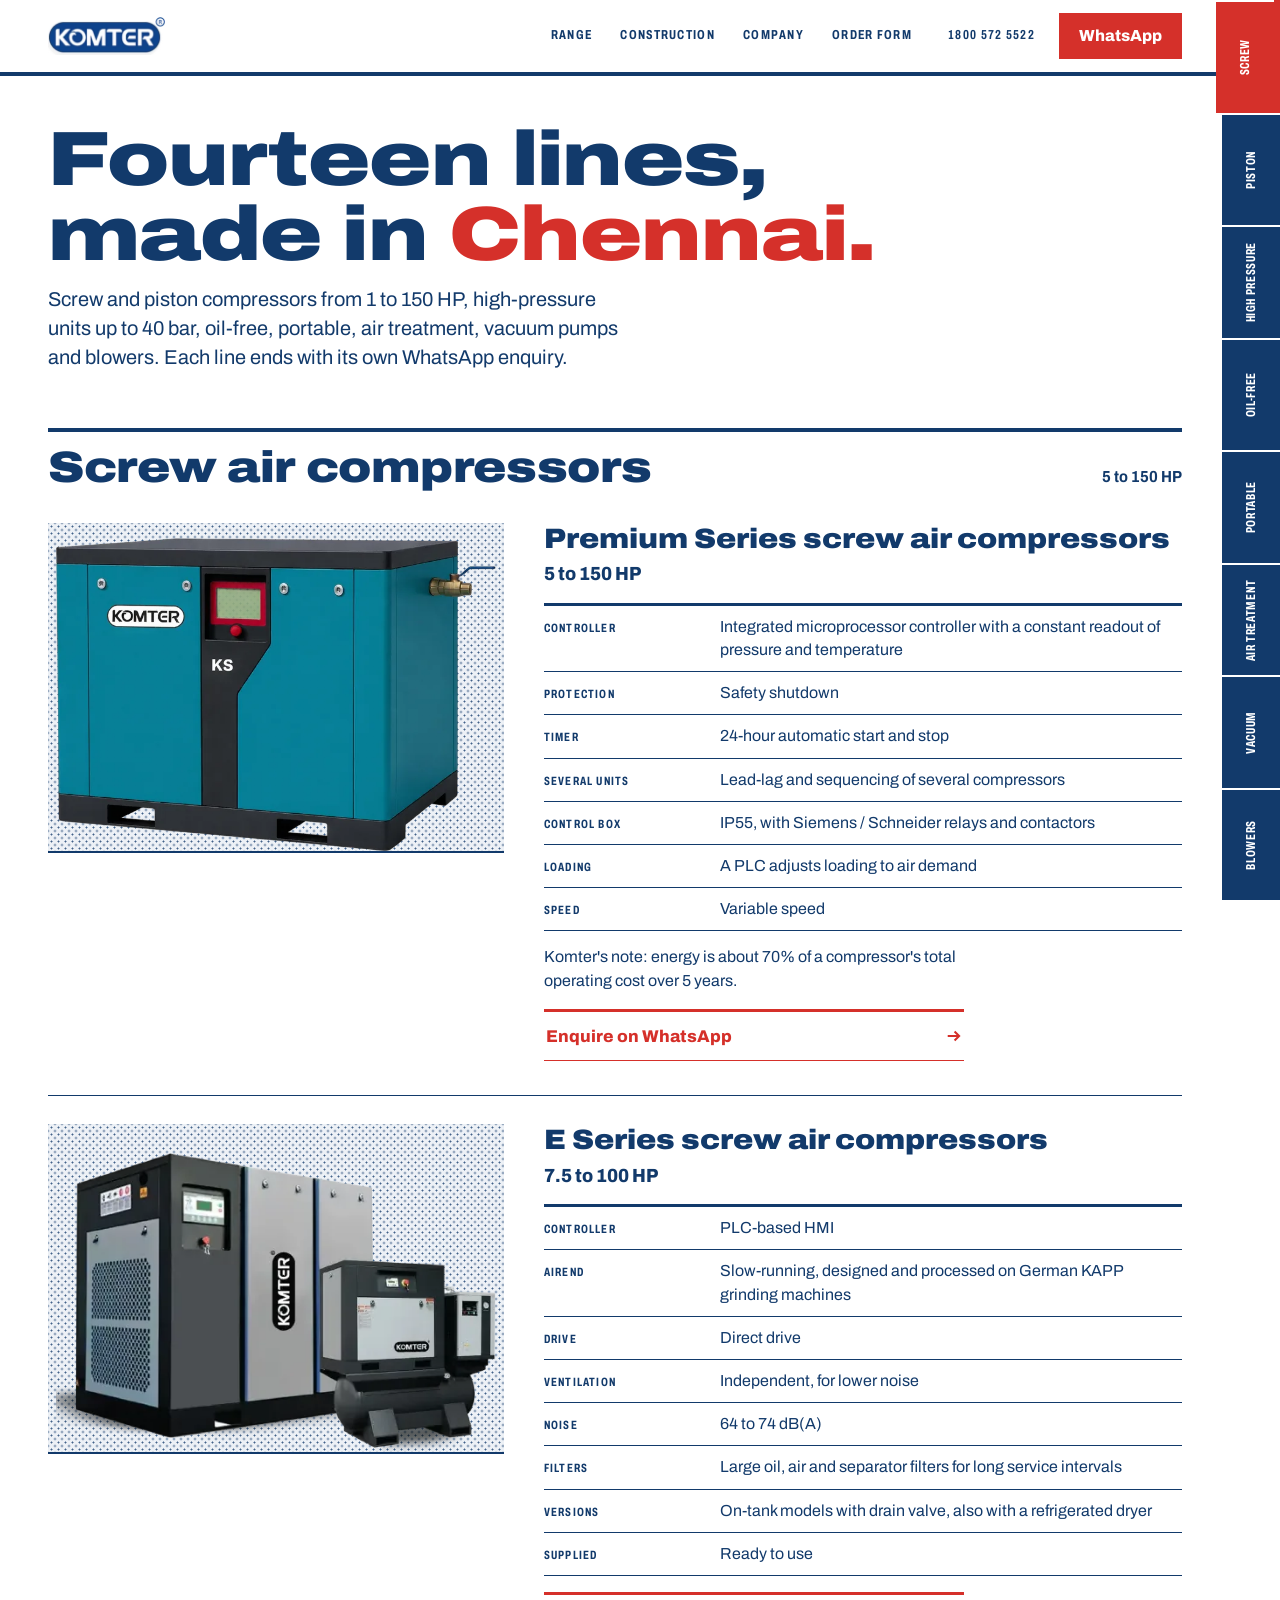
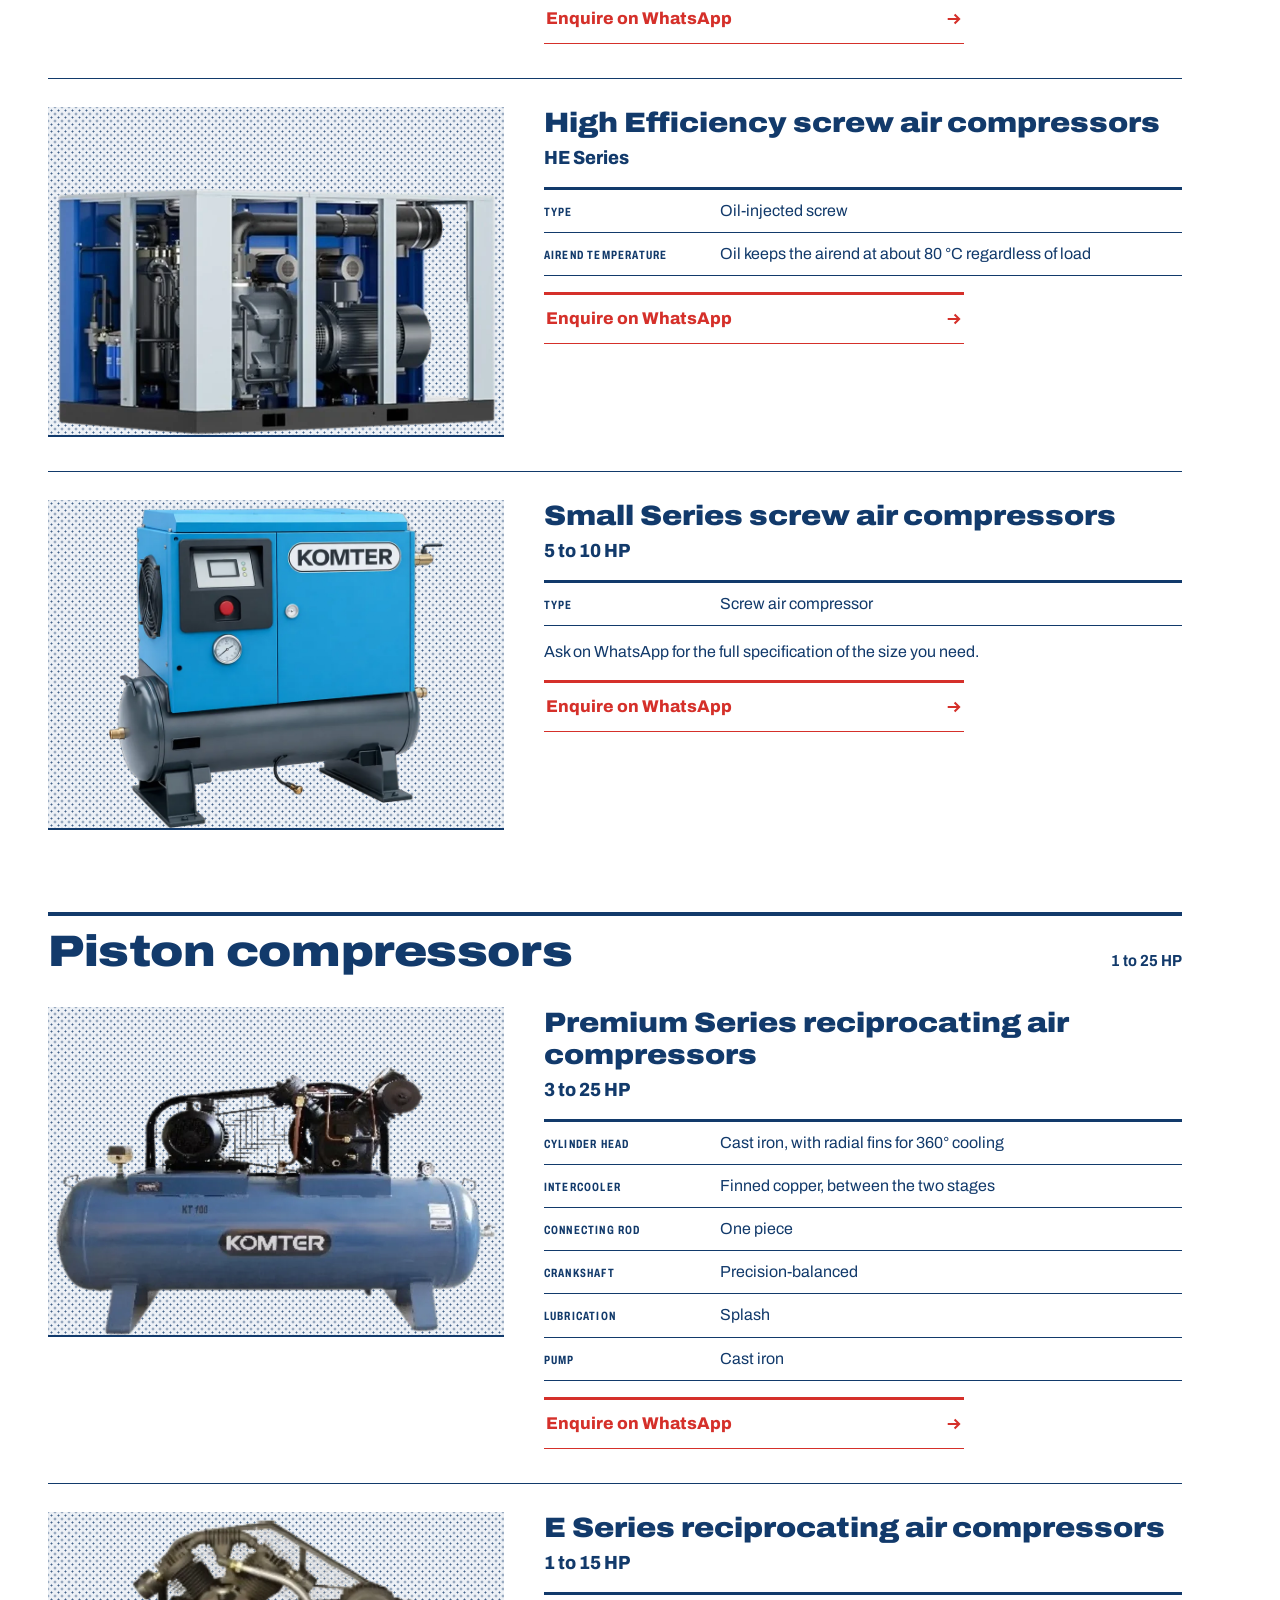
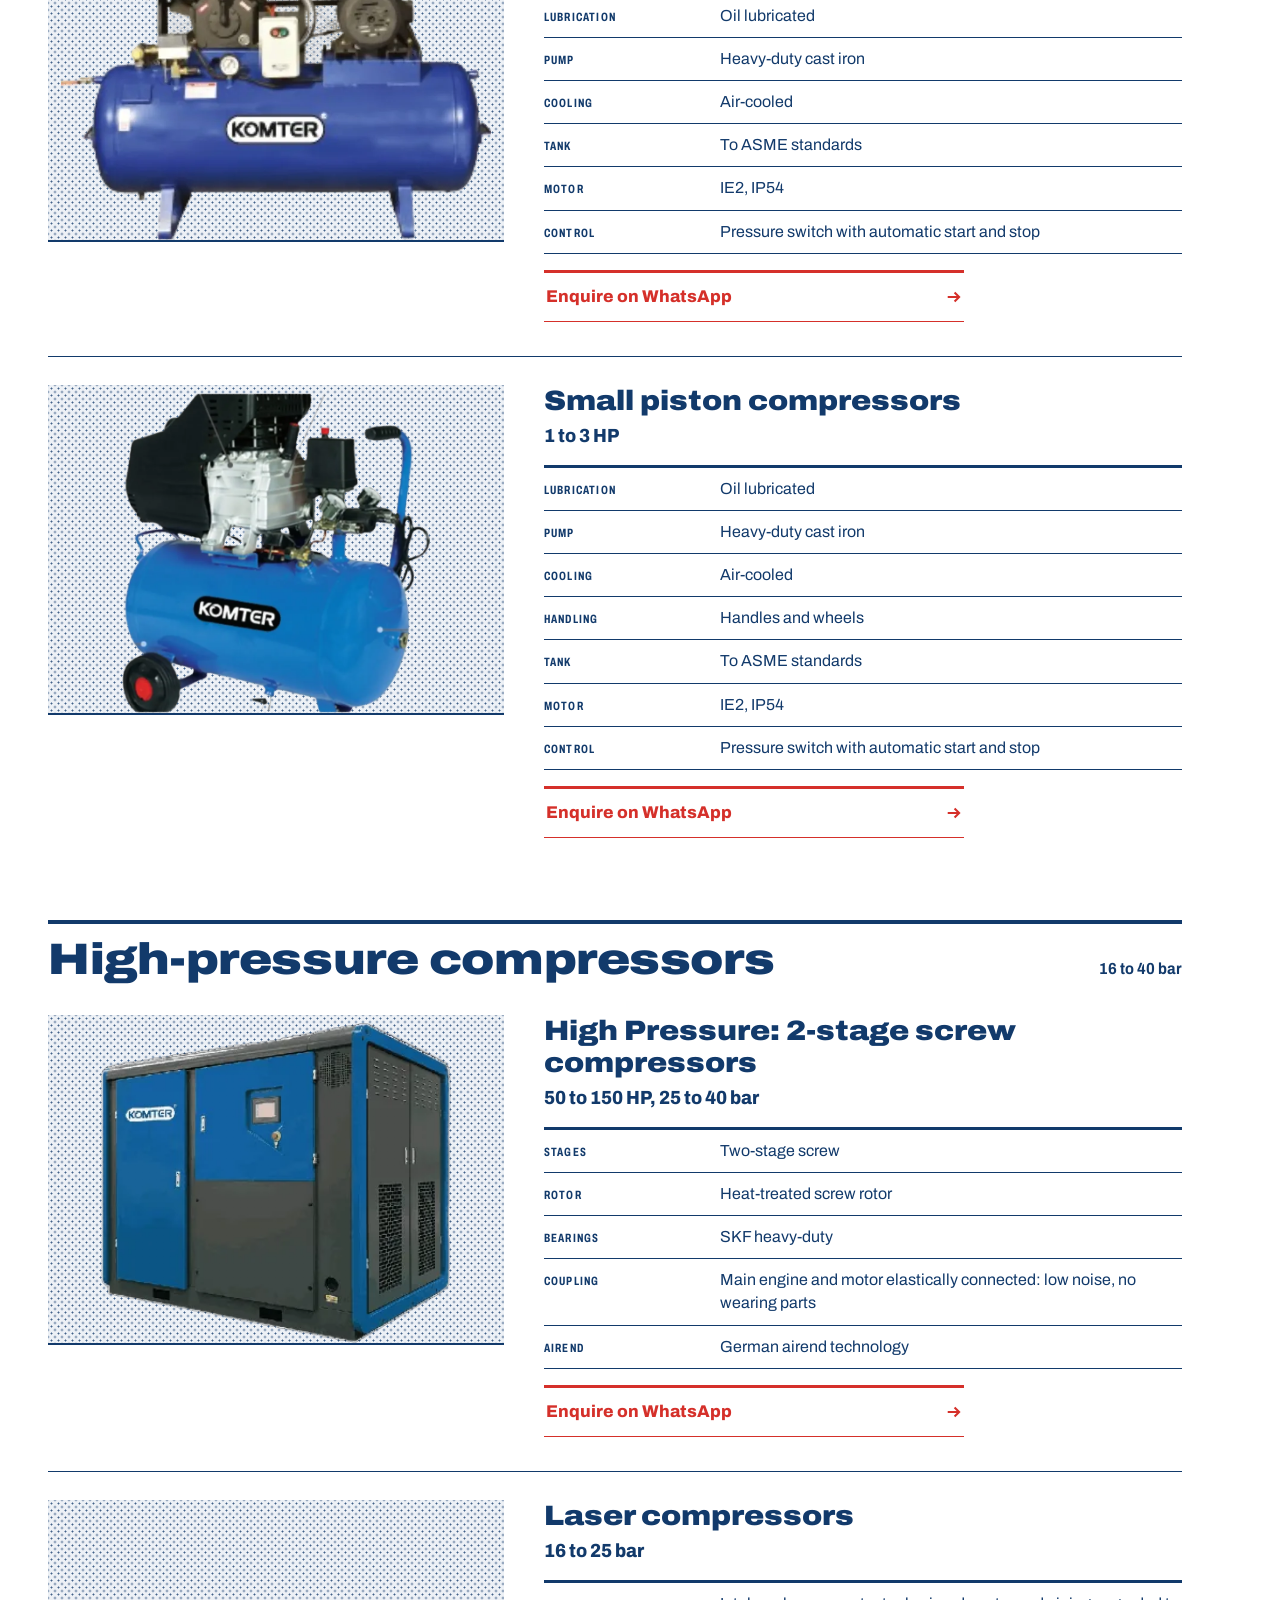
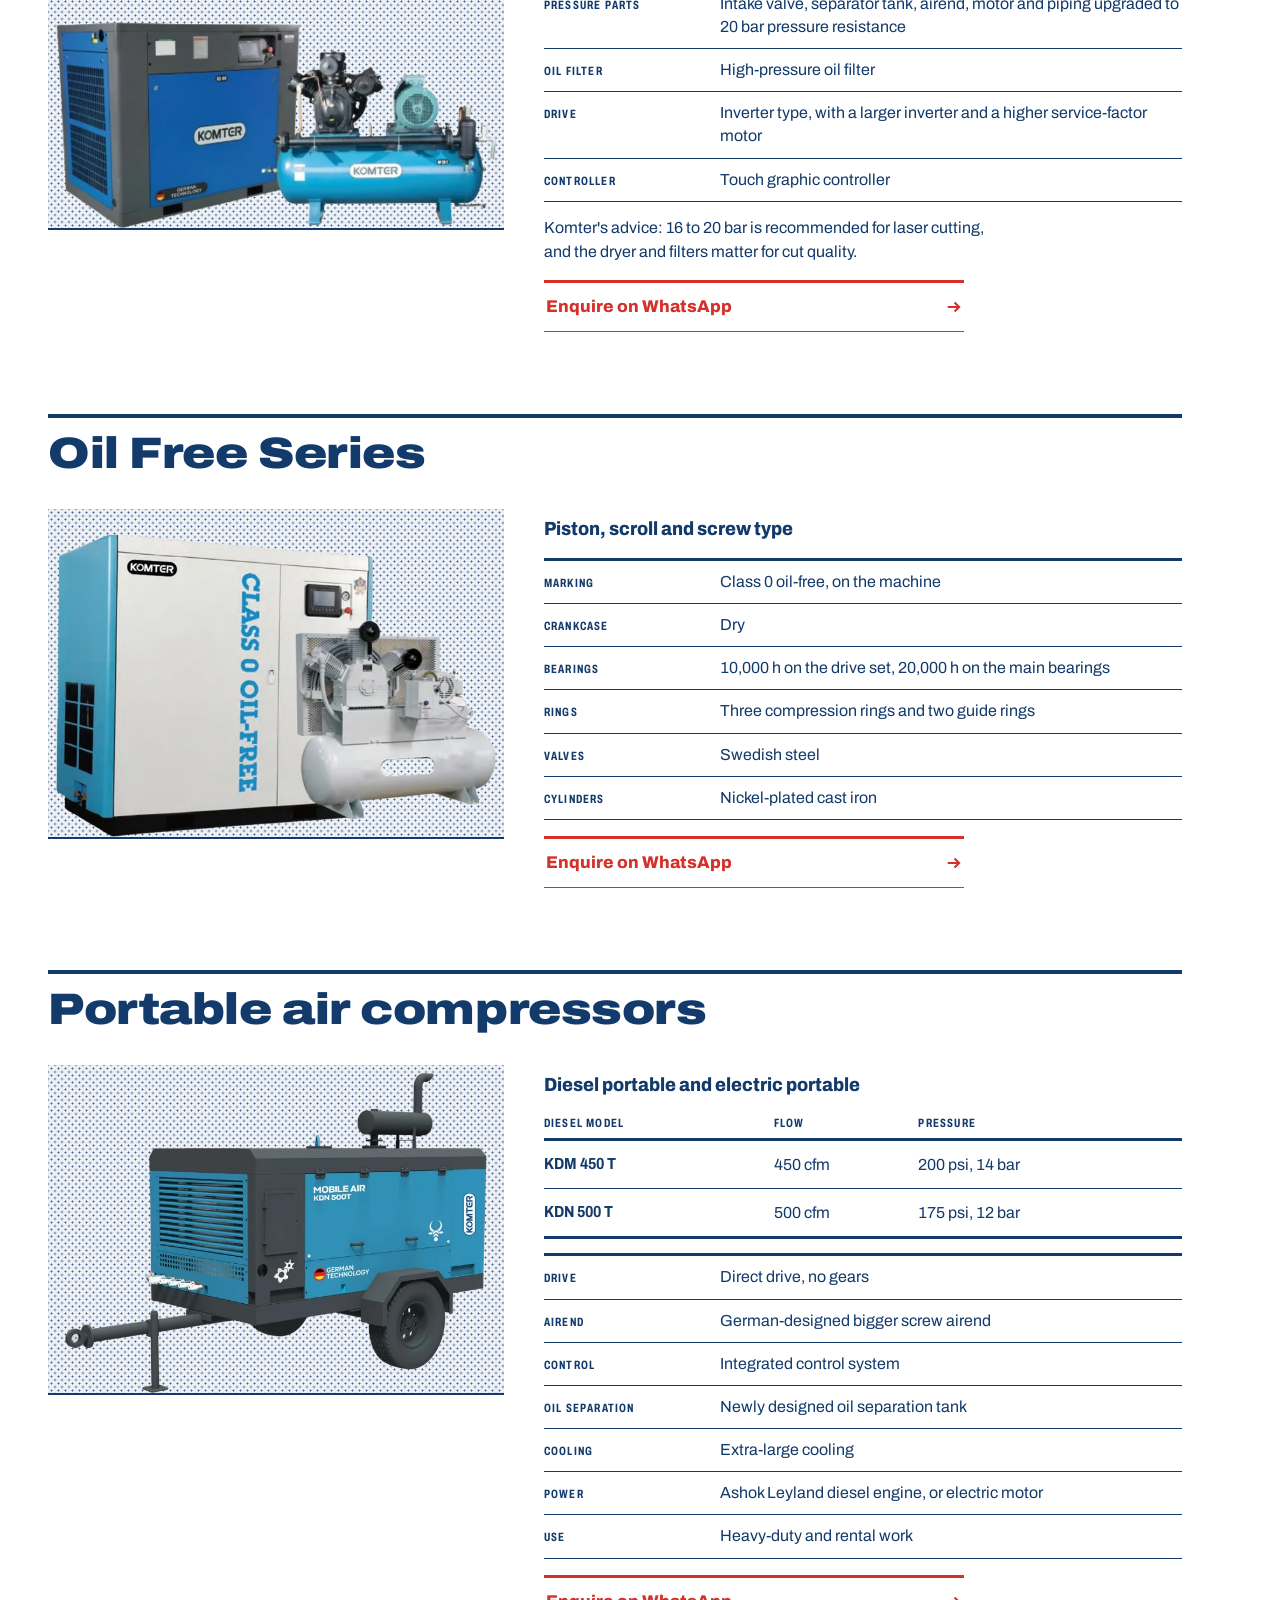
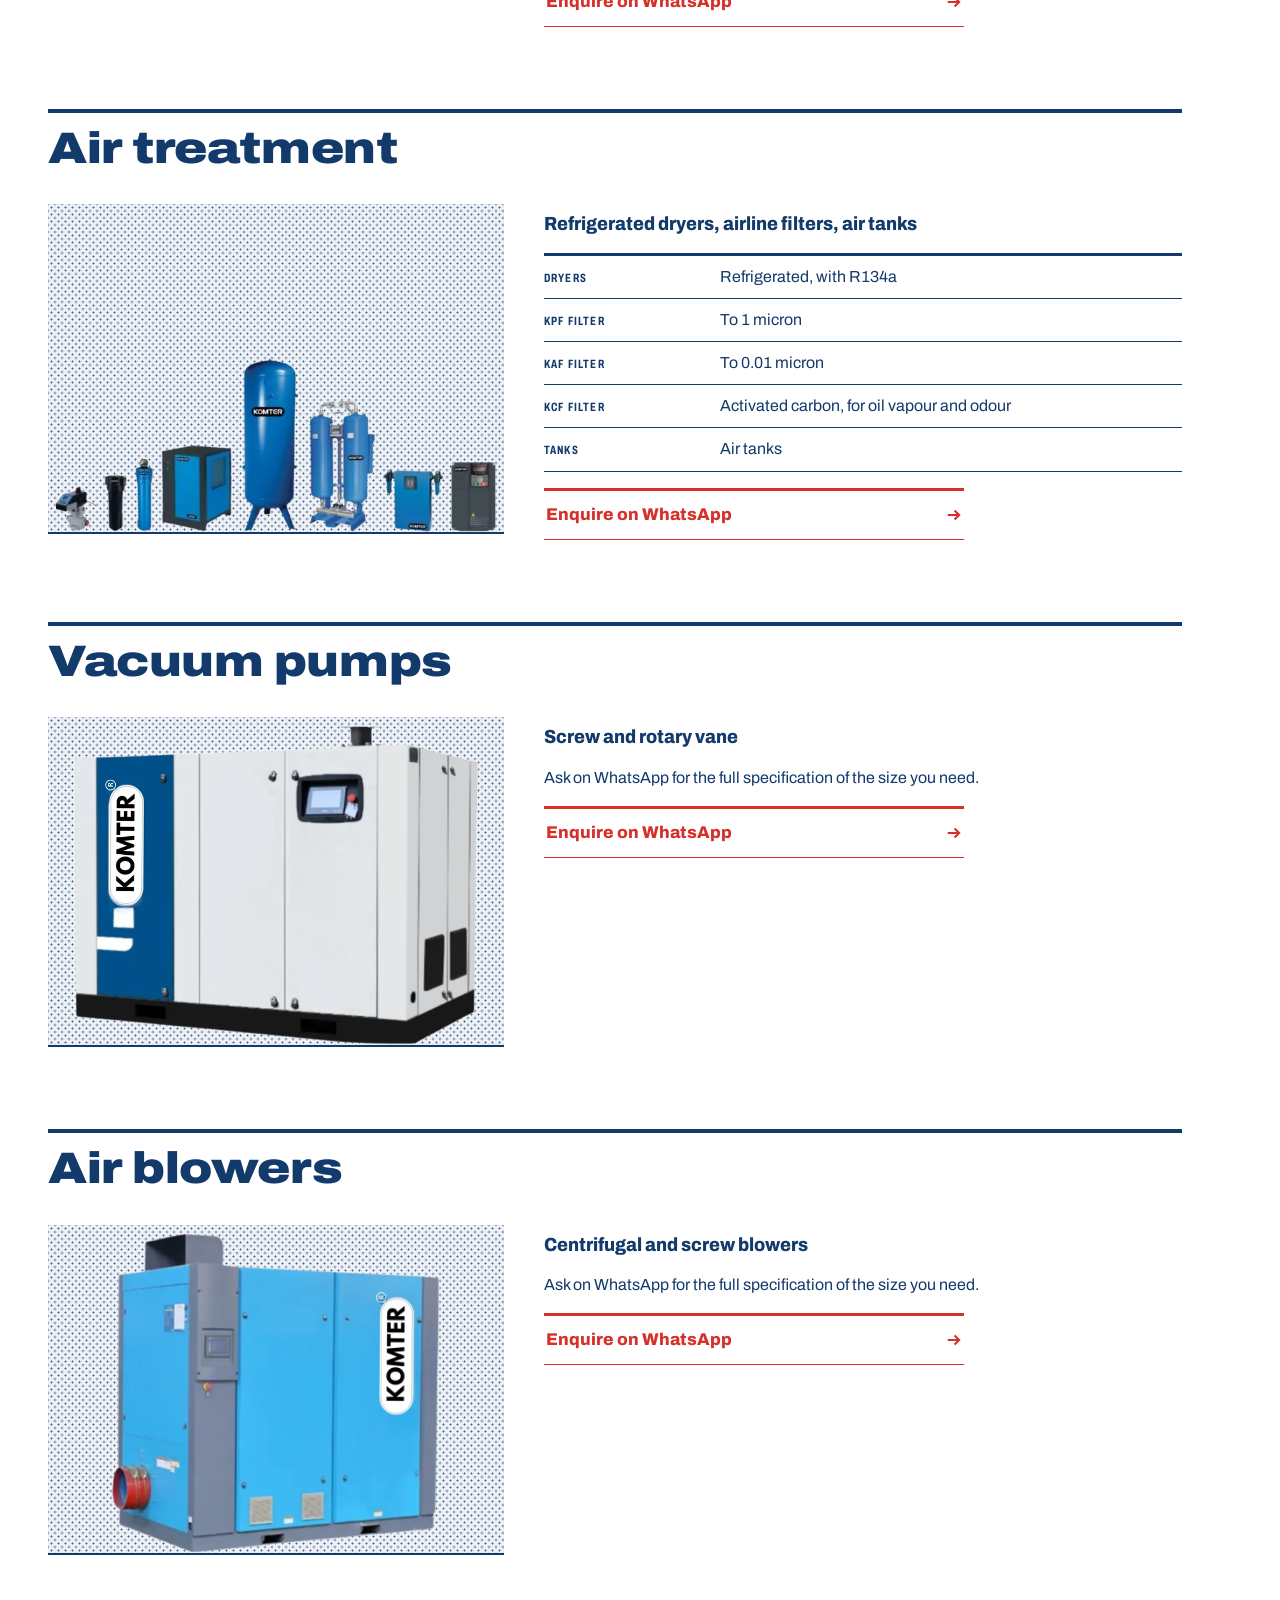
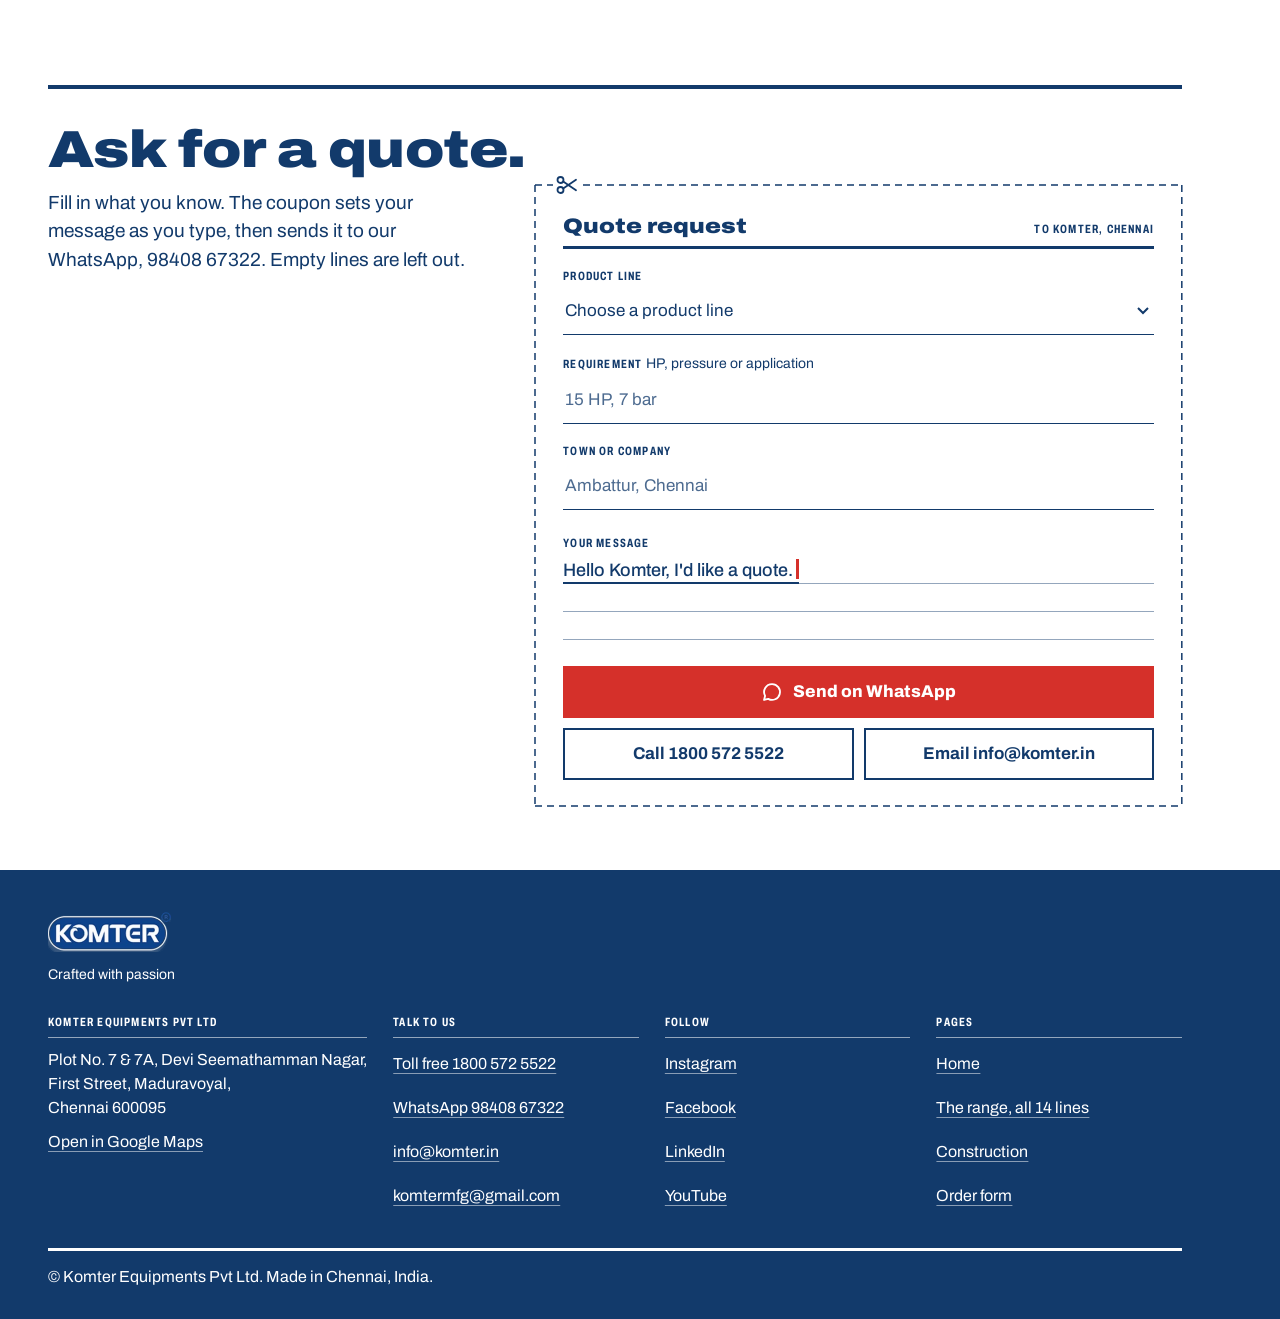
<file: impeccable/products.html>
<!doctype html>
<html lang="en">
<head>
<meta charset="utf-8">
<meta name="viewport" content="width=device-width, initial-scale=1, viewport-fit=cover">
<title>The KOMTER range: 14 lines, made in Chennai</title>
<meta name="description" content="All 14 Komter product lines with their ranges and specifications: screw, piston, high-pressure, laser, oil-free, portable, air treatment, vacuum pumps and air blowers. Enquire on WhatsApp.">
<meta name="robots" content="noindex, nofollow">
<meta name="theme-color" content="#ffffff">
<meta property="og:type" content="website">
<meta property="og:site_name" content="KOMTER">
<meta property="og:title" content="The KOMTER range: 14 lines, made in Chennai">
<meta property="og:description" content="All 14 Komter product lines with their ranges and specifications: screw, piston, high-pressure, laser, oil-free, portable, air treatment, vacuum pumps and air blowers. Enquire on WhatsApp.">
<meta property="og:url" content="https://arun-john-alt.github.io/komter-website/impeccable/products.html">
<meta property="og:image" content="https://arun-john-alt.github.io/komter-website/assets/og-range.jpg">
<meta property="og:image:width" content="1200">
<meta property="og:image:height" content="630">
<meta property="og:image:alt" content="Komter compressors, small to large, on one floor line">
<meta name="twitter:card" content="summary_large_image">
<link rel="icon" type="image/png" sizes="32x32" href="../assets/favicon-32.png">
<link rel="apple-touch-icon" href="../assets/ko-180.png">
<link rel="preconnect" href="https://fonts.googleapis.com">
<link rel="preconnect" href="https://fonts.gstatic.com" crossorigin>
<link rel="stylesheet" href="https://fonts.googleapis.com/css2?family=Archivo:wdth,wght@62..125,100..900&amp;display=swap">
<link rel="stylesheet" href="style.css">
<noscript><style>.coupon fieldset, .printed, .order-lede { display: none; } .order-lede-nojs { display: block; }</style></noscript>
<script src="site.js" defer></script>
</head>
<body>
<a class="skip" href="#main">Skip to content</a>
<header class="folio">
  <a class="folio-logo" href="index.html"><img src="img/logo-sm.webp" srcset="img/logo-sm.webp 240w, img/logo-md.webp 480w" sizes="(min-width: 1024px) 117px, 92px" width="240" height="78" alt="KOMTER, home"></a>
  <p class="folio-run cond">Range <span aria-hidden="true">&middot;</span> Chennai</p>
  <nav class="folio-nav" aria-label="Pages">
    <a href="products.html">Range</a><a href="index.html#construction">Construction</a><a href="index.html#company">Company</a><a href="#order">Order form</a>
    <a class="tel" href="tel:+18005725522">1800 572 5522</a>
    <a class="btn btn-red" href="https://wa.me/919840867322?text=Hello%20Komter%2C%20I%27d%20like%20a%20quote." target="_blank" rel="noopener">WhatsApp</a>
  </nav>
</header>
<nav class="thumbs" aria-label="Product families">
  <a href="#f-screw" style="--len:2.9em"><span>Screw</span></a>
  <a href="#f-piston" style="--len:3.0em"><span>Piston</span></a>
  <a href="#f-high" style="--len:6.3em"><span>High pressure</span></a>
  <a href="#f-oil-free" style="--len:3.6em"><span>Oil-free</span></a>
  <a href="#f-portable" style="--len:4.2em"><span>Portable</span></a>
  <a href="#f-air" style="--len:6.4em"><span>Air treatment</span></a>
  <a href="#f-vacuum" style="--len:3.45em"><span>Vacuum</span></a>
  <a href="#f-blowers" style="--len:3.85em"><span>Blowers</span></a>
</nav>
<main id="main">
<div class="page-hd">
  <h1><span class="w"><span style="--i:0">Fourteen</span></span> <span class="w"><span style="--i:1">lines,</span></span> <span class="w"><span style="--i:2">made</span></span> <span class="w"><span style="--i:3">in</span></span> <em><span class="w"><span style="--i:5">Chennai.</span></span></em></h1>
  <p class="lede">Screw and piston compressors from 1 to 150&nbsp;HP, high-pressure units up to 40&nbsp;bar, oil-free, portable, air treatment, vacuum pumps and blowers. Each line ends with its own WhatsApp enquiry.</p>
</div>
<div class="wrap">
  <section class="family" id="f-screw" aria-labelledby="h-f-screw">
    <div class="fam-band"><h2 id="h-f-screw">Screw air compressors</h2><p class="span">5 to 150 HP</p></div>
    <article class="entry" id="premium-screw" aria-labelledby="t-premium-screw">
      <div class="plate tint"><img src="../assets/premium-screw-md.webp" srcset="../assets/premium-screw-sm.webp 360w, ../assets/premium-screw-md.webp 720w, ../assets/premium-screw-lg.webp 906w" sizes="(min-width: 1024px) 460px, (min-width: 768px) 38vw, 86vw" width="906" height="646" alt="Komter Premium Series screw air compressor" loading="lazy" decoding="async"></div>
      <div class="entry-body">
        <h3 id="t-premium-screw">Premium Series screw air compressors</h3>
        <p class="entry-range">5 to 150 HP</p>
        <dl class="specs"><div><dt>Controller</dt><dd>Integrated microprocessor controller with a constant readout of pressure and temperature</dd></div><div><dt>Protection</dt><dd>Safety shutdown</dd></div><div><dt>Timer</dt><dd>24-hour automatic start and stop</dd></div><div><dt>Several units</dt><dd>Lead-lag and sequencing of several compressors</dd></div><div><dt>Control box</dt><dd>IP55, with Siemens / Schneider relays and contactors</dd></div><div><dt>Loading</dt><dd>A PLC adjusts loading to air demand</dd></div><div><dt>Speed</dt><dd>Variable speed</dd></div></dl><p class="note">Komter's note: energy is about 70% of a compressor's total operating cost over 5 years.</p>
        <a class="ask" href="https://wa.me/919840867322?text=Hello%20Komter%2C%20I%27d%20like%20a%20quote%20for%20a%20Premium%20Series%20screw%20air%20compressor." target="_blank" rel="noopener"><span>Enquire on WhatsApp</span><svg width="14" height="14" viewBox="0 0 14 14" aria-hidden="true" focusable="false"><path d="M1.5 7h10M7.5 3l4 4-4 4" fill="none" stroke="currentColor" stroke-width="1.8"/></svg></a>
      </div>
    </article>
    <article class="entry" id="e-series-screw" aria-labelledby="t-e-series-screw">
      <div class="plate tint"><img src="../assets/e-series-screw-md.webp" srcset="../assets/e-series-screw-sm.webp 360w, ../assets/e-series-screw-md.webp 504w" sizes="(min-width: 1024px) 460px, (min-width: 768px) 38vw, 86vw" width="504" height="343" alt="Komter E Series screw air compressors" loading="lazy" decoding="async"></div>
      <div class="entry-body">
        <h3 id="t-e-series-screw">E Series screw air compressors</h3>
        <p class="entry-range">7.5 to 100 HP</p>
        <dl class="specs"><div><dt>Controller</dt><dd>PLC-based HMI</dd></div><div><dt>Airend</dt><dd>Slow-running, designed and processed on German KAPP grinding machines</dd></div><div><dt>Drive</dt><dd>Direct drive</dd></div><div><dt>Ventilation</dt><dd>Independent, for lower noise</dd></div><div><dt>Noise</dt><dd>64 to 74 dB(A)</dd></div><div><dt>Filters</dt><dd>Large oil, air and separator filters for long service intervals</dd></div><div><dt>Versions</dt><dd>On-tank models with drain valve, also with a refrigerated dryer</dd></div><div><dt>Supplied</dt><dd>Ready to use</dd></div></dl>
        <a class="ask" href="https://wa.me/919840867322?text=Hello%20Komter%2C%20I%27d%20like%20a%20quote%20for%20an%20E%20Series%20screw%20air%20compressor." target="_blank" rel="noopener"><span>Enquire on WhatsApp</span><svg width="14" height="14" viewBox="0 0 14 14" aria-hidden="true" focusable="false"><path d="M1.5 7h10M7.5 3l4 4-4 4" fill="none" stroke="currentColor" stroke-width="1.8"/></svg></a>
      </div>
    </article>
    <article class="entry" id="he-series" aria-labelledby="t-he-series">
      <div class="plate tint"><img src="../assets/he-series-md.webp" srcset="../assets/he-series-sm.webp 360w, ../assets/he-series-md.webp 720w, ../assets/he-series-lg.webp 1400w" sizes="(min-width: 1024px) 460px, (min-width: 768px) 38vw, 86vw" width="1400" height="787" alt="Komter HE Series screw air compressor" loading="lazy" decoding="async"></div>
      <div class="entry-body">
        <h3 id="t-he-series">High Efficiency screw air compressors</h3>
        <p class="entry-range">HE Series</p>
        <dl class="specs"><div><dt>Type</dt><dd>Oil-injected screw</dd></div><div><dt>Airend temperature</dt><dd>Oil keeps the airend at about 80 °C regardless of load</dd></div></dl>
        <a class="ask" href="https://wa.me/919840867322?text=Hello%20Komter%2C%20I%27d%20like%20a%20quote%20for%20an%20HE%20Series%20high%20efficiency%20screw%20air%20compressor." target="_blank" rel="noopener"><span>Enquire on WhatsApp</span><svg width="14" height="14" viewBox="0 0 14 14" aria-hidden="true" focusable="false"><path d="M1.5 7h10M7.5 3l4 4-4 4" fill="none" stroke="currentColor" stroke-width="1.8"/></svg></a>
      </div>
    </article>
    <article class="entry" id="small-screw" aria-labelledby="t-small-screw">
      <div class="plate tint"><img src="../assets/small-screw-md.webp" srcset="../assets/small-screw-sm.webp 360w, ../assets/small-screw-md.webp 720w, ../assets/small-screw-lg.webp 798w" sizes="(min-width: 1024px) 460px, (min-width: 768px) 38vw, 86vw" width="798" height="765" alt="Komter Small Series screw air compressor" loading="lazy" decoding="async"></div>
      <div class="entry-body">
        <h3 id="t-small-screw">Small Series screw air compressors</h3>
        <p class="entry-range">5 to 10 HP</p>
        <dl class="specs"><div><dt>Type</dt><dd>Screw air compressor</dd></div></dl><p class="note">Ask on WhatsApp for the full specification of the size you need.</p>
        <a class="ask" href="https://wa.me/919840867322?text=Hello%20Komter%2C%20I%27d%20like%20a%20quote%20for%20a%20Small%20Series%20screw%20air%20compressor." target="_blank" rel="noopener"><span>Enquire on WhatsApp</span><svg width="14" height="14" viewBox="0 0 14 14" aria-hidden="true" focusable="false"><path d="M1.5 7h10M7.5 3l4 4-4 4" fill="none" stroke="currentColor" stroke-width="1.8"/></svg></a>
      </div>
    </article>
  </section>
  <section class="family" id="f-piston" aria-labelledby="h-f-piston">
    <div class="fam-band"><h2 id="h-f-piston">Piston compressors</h2><p class="span">1 to 25 HP</p></div>
    <article class="entry" id="premium-recip" aria-labelledby="t-premium-recip">
      <div class="plate tint"><img src="../assets/premium-recip-md.webp" srcset="../assets/premium-recip-sm.webp 360w, ../assets/premium-recip-md.webp 720w, ../assets/premium-recip-lg.webp 1400w" sizes="(min-width: 1024px) 460px, (min-width: 768px) 38vw, 86vw" width="1400" height="860" alt="Komter Premium Series reciprocating air compressor" loading="lazy" decoding="async"></div>
      <div class="entry-body">
        <h3 id="t-premium-recip">Premium Series reciprocating air compressors</h3>
        <p class="entry-range">3 to 25 HP</p>
        <dl class="specs"><div><dt>Cylinder head</dt><dd>Cast iron, with radial fins for 360° cooling</dd></div><div><dt>Intercooler</dt><dd>Finned copper, between the two stages</dd></div><div><dt>Connecting rod</dt><dd>One piece</dd></div><div><dt>Crankshaft</dt><dd>Precision-balanced</dd></div><div><dt>Lubrication</dt><dd>Splash</dd></div><div><dt>Pump</dt><dd>Cast iron</dd></div></dl>
        <a class="ask" href="https://wa.me/919840867322?text=Hello%20Komter%2C%20I%27d%20like%20a%20quote%20for%20a%20Premium%20Series%20reciprocating%20air%20compressor." target="_blank" rel="noopener"><span>Enquire on WhatsApp</span><svg width="14" height="14" viewBox="0 0 14 14" aria-hidden="true" focusable="false"><path d="M1.5 7h10M7.5 3l4 4-4 4" fill="none" stroke="currentColor" stroke-width="1.8"/></svg></a>
      </div>
    </article>
    <article class="entry" id="e-series-recip" aria-labelledby="t-e-series-recip">
      <div class="plate tint"><img src="../assets/e-series-recip-md.webp" srcset="../assets/e-series-recip-sm.webp 360w, ../assets/e-series-recip-md.webp 720w, ../assets/e-series-recip-lg.webp 1400w" sizes="(min-width: 1024px) 460px, (min-width: 768px) 38vw, 86vw" width="1400" height="1041" alt="Komter E Series reciprocating air compressor" loading="lazy" decoding="async"></div>
      <div class="entry-body">
        <h3 id="t-e-series-recip">E Series reciprocating air compressors</h3>
        <p class="entry-range">1 to 15 HP</p>
        <dl class="specs"><div><dt>Lubrication</dt><dd>Oil lubricated</dd></div><div><dt>Pump</dt><dd>Heavy-duty cast iron</dd></div><div><dt>Cooling</dt><dd>Air-cooled</dd></div><div><dt>Tank</dt><dd>To ASME standards</dd></div><div><dt>Motor</dt><dd>IE2, IP54</dd></div><div><dt>Control</dt><dd>Pressure switch with automatic start and stop</dd></div></dl>
        <a class="ask" href="https://wa.me/919840867322?text=Hello%20Komter%2C%20I%27d%20like%20a%20quote%20for%20an%20E%20Series%20reciprocating%20air%20compressor." target="_blank" rel="noopener"><span>Enquire on WhatsApp</span><svg width="14" height="14" viewBox="0 0 14 14" aria-hidden="true" focusable="false"><path d="M1.5 7h10M7.5 3l4 4-4 4" fill="none" stroke="currentColor" stroke-width="1.8"/></svg></a>
      </div>
    </article>
    <article class="entry" id="small-piston" aria-labelledby="t-small-piston">
      <div class="plate tint"><img src="../assets/small-piston-md.webp" srcset="../assets/small-piston-sm.webp 347w, ../assets/small-piston-md.webp 693w, ../assets/small-piston-lg.webp 1348w" sizes="(min-width: 1024px) 460px, (min-width: 768px) 38vw, 86vw" width="1348" height="1400" alt="Komter small piston compressor" loading="lazy" decoding="async"></div>
      <div class="entry-body">
        <h3 id="t-small-piston">Small piston compressors</h3>
        <p class="entry-range">1 to 3 HP</p>
        <dl class="specs"><div><dt>Lubrication</dt><dd>Oil lubricated</dd></div><div><dt>Pump</dt><dd>Heavy-duty cast iron</dd></div><div><dt>Cooling</dt><dd>Air-cooled</dd></div><div><dt>Handling</dt><dd>Handles and wheels</dd></div><div><dt>Tank</dt><dd>To ASME standards</dd></div><div><dt>Motor</dt><dd>IE2, IP54</dd></div><div><dt>Control</dt><dd>Pressure switch with automatic start and stop</dd></div></dl>
        <a class="ask" href="https://wa.me/919840867322?text=Hello%20Komter%2C%20I%27d%20like%20a%20quote%20for%20a%20small%20piston%20compressor." target="_blank" rel="noopener"><span>Enquire on WhatsApp</span><svg width="14" height="14" viewBox="0 0 14 14" aria-hidden="true" focusable="false"><path d="M1.5 7h10M7.5 3l4 4-4 4" fill="none" stroke="currentColor" stroke-width="1.8"/></svg></a>
      </div>
    </article>
  </section>
  <section class="family" id="f-high" aria-labelledby="h-f-high">
    <div class="fam-band"><h2 id="h-f-high">High-pressure compressors</h2><p class="span">16 to 40 bar</p></div>
    <article class="entry" id="high-pressure" aria-labelledby="t-high-pressure">
      <div class="plate tint"><img src="../assets/high-pressure-sm.webp" width="327" height="299" alt="Komter High Pressure 2-stage screw compressor" loading="lazy" decoding="async"></div>
      <div class="entry-body">
        <h3 id="t-high-pressure">High Pressure: 2-stage screw compressors</h3>
        <p class="entry-range">50 to 150 HP, 25 to 40 bar</p>
        <dl class="specs"><div><dt>Stages</dt><dd>Two-stage screw</dd></div><div><dt>Rotor</dt><dd>Heat-treated screw rotor</dd></div><div><dt>Bearings</dt><dd>SKF heavy-duty</dd></div><div><dt>Coupling</dt><dd>Main engine and motor elastically connected: low noise, no wearing parts</dd></div><div><dt>Airend</dt><dd>German airend technology</dd></div></dl>
        <a class="ask" href="https://wa.me/919840867322?text=Hello%20Komter%2C%20I%27d%20like%20a%20quote%20for%20a%20High%20Pressure%202-stage%20screw%20compressor." target="_blank" rel="noopener"><span>Enquire on WhatsApp</span><svg width="14" height="14" viewBox="0 0 14 14" aria-hidden="true" focusable="false"><path d="M1.5 7h10M7.5 3l4 4-4 4" fill="none" stroke="currentColor" stroke-width="1.8"/></svg></a>
      </div>
    </article>
    <article class="entry" id="laser" aria-labelledby="t-laser">
      <div class="plate tint"><img src="../assets/laser-md.webp" srcset="../assets/laser-sm.webp 360w, ../assets/laser-md.webp 720w, ../assets/laser-lg.webp 1400w" sizes="(min-width: 1024px) 460px, (min-width: 768px) 38vw, 86vw" width="1400" height="656" alt="Komter Laser compressors" loading="lazy" decoding="async"></div>
      <div class="entry-body">
        <h3 id="t-laser">Laser compressors</h3>
        <p class="entry-range">16 to 25 bar</p>
        <dl class="specs"><div><dt>Pressure parts</dt><dd>Intake valve, separator tank, airend, motor and piping upgraded to 20 bar pressure resistance</dd></div><div><dt>Oil filter</dt><dd>High-pressure oil filter</dd></div><div><dt>Drive</dt><dd>Inverter type, with a larger inverter and a higher service-factor motor</dd></div><div><dt>Controller</dt><dd>Touch graphic controller</dd></div></dl><p class="note">Komter's advice: 16 to 20 bar is recommended for laser cutting, and the dryer and filters matter for cut quality.</p>
        <a class="ask" href="https://wa.me/919840867322?text=Hello%20Komter%2C%20I%27d%20like%20a%20quote%20for%20a%20Laser%20compressor." target="_blank" rel="noopener"><span>Enquire on WhatsApp</span><svg width="14" height="14" viewBox="0 0 14 14" aria-hidden="true" focusable="false"><path d="M1.5 7h10M7.5 3l4 4-4 4" fill="none" stroke="currentColor" stroke-width="1.8"/></svg></a>
      </div>
    </article>
  </section>
  <section class="family" id="f-oil-free" aria-labelledby="h-f-oil-free">
    <div class="fam-band"><h2 id="h-f-oil-free">Oil Free Series</h2></div>
    <article class="entry" id="oil-free" aria-labelledby="h-f-oil-free">
      <div class="plate tint"><img src="../assets/oil-free-md.webp" srcset="../assets/oil-free-sm.webp 360w, ../assets/oil-free-md.webp 720w, ../assets/oil-free-lg.webp 1400w" sizes="(min-width: 1024px) 460px, (min-width: 768px) 38vw, 86vw" width="1400" height="965" alt="Komter Oil Free Series compressor marked Class 0 oil-free" loading="lazy" decoding="async"></div>
      <div class="entry-body">
        <p class="entry-range">Piston, scroll and screw type</p>
        <dl class="specs"><div><dt>Marking</dt><dd>Class 0 oil-free, on the machine</dd></div><div><dt>Crankcase</dt><dd>Dry</dd></div><div><dt>Bearings</dt><dd>10,000 h on the drive set, 20,000 h on the main bearings</dd></div><div><dt>Rings</dt><dd>Three compression rings and two guide rings</dd></div><div><dt>Valves</dt><dd>Swedish steel</dd></div><div><dt>Cylinders</dt><dd>Nickel-plated cast iron</dd></div></dl>
        <a class="ask" href="https://wa.me/919840867322?text=Hello%20Komter%2C%20I%27d%20like%20a%20quote%20for%20an%20Oil%20Free%20Series%20compressor." target="_blank" rel="noopener"><span>Enquire on WhatsApp</span><svg width="14" height="14" viewBox="0 0 14 14" aria-hidden="true" focusable="false"><path d="M1.5 7h10M7.5 3l4 4-4 4" fill="none" stroke="currentColor" stroke-width="1.8"/></svg></a>
      </div>
    </article>
  </section>
  <section class="family" id="f-portable" aria-labelledby="h-f-portable">
    <div class="fam-band"><h2 id="h-f-portable">Portable air compressors</h2></div>
    <article class="entry" id="portable" aria-labelledby="h-f-portable">
      <div class="plate tint"><img src="../assets/portable-md.webp" srcset="../assets/portable-sm.webp 360w, ../assets/portable-md.webp 720w, ../assets/portable-lg.webp 924w" sizes="(min-width: 1024px) 460px, (min-width: 768px) 38vw, 86vw" width="924" height="700" alt="Komter diesel portable air compressor" loading="lazy" decoding="async"></div>
      <div class="entry-body">
        <p class="entry-range">Diesel portable and electric portable</p>
        <table class="spec models"><caption class="vh">Diesel portable models</caption><thead><tr><th scope="col">Diesel model</th><th scope="col">Flow</th><th scope="col">Pressure</th></tr></thead><tbody><tr><th scope="row">KDM 450 T</th><td>450 cfm</td><td>200 psi, 14 bar</td></tr><tr><th scope="row">KDN 500 T</th><td>500 cfm</td><td>175 psi, 12 bar</td></tr></tbody></table><dl class="specs"><div><dt>Drive</dt><dd>Direct drive, no gears</dd></div><div><dt>Airend</dt><dd>German-designed bigger screw airend</dd></div><div><dt>Control</dt><dd>Integrated control system</dd></div><div><dt>Oil separation</dt><dd>Newly designed oil separation tank</dd></div><div><dt>Cooling</dt><dd>Extra-large cooling</dd></div><div><dt>Power</dt><dd>Ashok Leyland diesel engine, or electric motor</dd></div><div><dt>Use</dt><dd>Heavy-duty and rental work</dd></div></dl>
        <a class="ask" href="https://wa.me/919840867322?text=Hello%20Komter%2C%20I%27d%20like%20a%20quote%20for%20a%20portable%20air%20compressor." target="_blank" rel="noopener"><span>Enquire on WhatsApp</span><svg width="14" height="14" viewBox="0 0 14 14" aria-hidden="true" focusable="false"><path d="M1.5 7h10M7.5 3l4 4-4 4" fill="none" stroke="currentColor" stroke-width="1.8"/></svg></a>
      </div>
    </article>
  </section>
  <section class="family" id="f-air" aria-labelledby="h-f-air">
    <div class="fam-band"><h2 id="h-f-air">Air treatment</h2></div>
    <article class="entry" id="air-treatment" aria-labelledby="h-f-air">
      <div class="plate tint"><img src="../assets/air-treatment-md.webp" srcset="../assets/air-treatment-sm.webp 360w, ../assets/air-treatment-md.webp 720w, ../assets/air-treatment-lg.webp 1400w" sizes="(min-width: 1024px) 460px, (min-width: 768px) 38vw, 86vw" width="1400" height="555" alt="Komter air treatment equipment: dryers, filters and air tanks" loading="lazy" decoding="async"></div>
      <div class="entry-body">
        <p class="entry-range">Refrigerated dryers, airline filters, air tanks</p>
        <dl class="specs"><div><dt>Dryers</dt><dd>Refrigerated, with R134a</dd></div><div><dt>KPF filter</dt><dd>To 1 micron</dd></div><div><dt>KAF filter</dt><dd>To 0.01 micron</dd></div><div><dt>KCF filter</dt><dd>Activated carbon, for oil vapour and odour</dd></div><div><dt>Tanks</dt><dd>Air tanks</dd></div></dl>
        <a class="ask" href="https://wa.me/919840867322?text=Hello%20Komter%2C%20I%27d%20like%20a%20quote%20for%20air%20treatment%20equipment%20%28dryer%2C%20filters%20or%20air%20tank%29." target="_blank" rel="noopener"><span>Enquire on WhatsApp</span><svg width="14" height="14" viewBox="0 0 14 14" aria-hidden="true" focusable="false"><path d="M1.5 7h10M7.5 3l4 4-4 4" fill="none" stroke="currentColor" stroke-width="1.8"/></svg></a>
      </div>
    </article>
  </section>
  <section class="family" id="f-vacuum" aria-labelledby="h-f-vacuum">
    <div class="fam-band"><h2 id="h-f-vacuum">Vacuum pumps</h2></div>
    <article class="entry" id="vacuum-pump" aria-labelledby="h-f-vacuum">
      <div class="plate tint"><img src="../assets/vacuum-pump-md.webp" srcset="../assets/vacuum-pump-sm.webp 360w, ../assets/vacuum-pump-md.webp 720w, ../assets/vacuum-pump-lg.webp 1400w" sizes="(min-width: 1024px) 460px, (min-width: 768px) 38vw, 86vw" width="1400" height="1103" alt="Komter vacuum pump" loading="lazy" decoding="async"></div>
      <div class="entry-body">
        <p class="entry-range">Screw and rotary vane</p>
        <p class="note">Ask on WhatsApp for the full specification of the size you need.</p>
        <a class="ask" href="https://wa.me/919840867322?text=Hello%20Komter%2C%20I%27d%20like%20a%20quote%20for%20a%20vacuum%20pump." target="_blank" rel="noopener"><span>Enquire on WhatsApp</span><svg width="14" height="14" viewBox="0 0 14 14" aria-hidden="true" focusable="false"><path d="M1.5 7h10M7.5 3l4 4-4 4" fill="none" stroke="currentColor" stroke-width="1.8"/></svg></a>
      </div>
    </article>
  </section>
  <section class="family" id="f-blowers" aria-labelledby="h-f-blowers">
    <div class="fam-band"><h2 id="h-f-blowers">Air blowers</h2></div>
    <article class="entry" id="blower" aria-labelledby="h-f-blowers">
      <div class="plate tint"><img src="../assets/blower-md.webp" srcset="../assets/blower-sm.webp 360w, ../assets/blower-md.webp 720w, ../assets/blower-lg.webp 1400w" sizes="(min-width: 1024px) 460px, (min-width: 768px) 38vw, 86vw" width="1400" height="1364" alt="Komter air blower" loading="lazy" decoding="async"></div>
      <div class="entry-body">
        <p class="entry-range">Centrifugal and screw blowers</p>
        <p class="note">Ask on WhatsApp for the full specification of the size you need.</p>
        <a class="ask" href="https://wa.me/919840867322?text=Hello%20Komter%2C%20I%27d%20like%20a%20quote%20for%20an%20air%20blower." target="_blank" rel="noopener"><span>Enquire on WhatsApp</span><svg width="14" height="14" viewBox="0 0 14 14" aria-hidden="true" focusable="false"><path d="M1.5 7h10M7.5 3l4 4-4 4" fill="none" stroke="currentColor" stroke-width="1.8"/></svg></a>
      </div>
    </article>
  </section>
</div>

<section class="sec" id="order" aria-labelledby="order-h">
  <div class="wrap">
    <div class="sec-hd"><h2 id="order-h">Ask for a quote.</h2></div>
    <div class="order-grid">
      <div>
        <p class="lede order-lede">Fill in what you know. The coupon sets your message as you type, then sends it to our WhatsApp, 98408 67322. Empty lines are left out.</p>
        <p class="lede order-lede-nojs">Send us your requirement on WhatsApp, 98408 67322, or call or email.</p>
      </div>
      <div class="coupon-wrap">
        <svg class="cut" aria-hidden="true" focusable="false"><line x1="0" y1="0" x2="100%" y2="0"/><line x1="100%" y1="0" x2="100%" y2="100%"/><line x1="0" y1="100%" x2="100%" y2="100%"/><line x1="0" y1="0" x2="0" y2="100%"/></svg>
        <svg class="scissors" viewBox="0 0 24 24" aria-hidden="true" focusable="false"><g fill="none" stroke="#123A6B" stroke-width="1.8" stroke-linecap="round"><circle cx="5.5" cy="7" r="3"/><circle cx="5.5" cy="17" r="3"/><path d="M8.2 8.4 21 17.2M8.2 15.6 21 6.8"/></g></svg>
        <form class="coupon" id="coupon" action="https://wa.me/919840867322" method="get" target="_blank">
          <fieldset>
            <legend><span class="t">Quote request</span><span class="to cond">To Komter, Chennai</span></legend>
            <div class="field">
              <label class="cond" for="c-line">Product line</label>
              <select id="c-line"><option value="">Choose a product line</option><optgroup label="Screw air compressors"><option value="premium-screw" data-phrase="a Premium Series screw air compressor">Premium Series screw air compressors</option><option value="e-series-screw" data-phrase="an E Series screw air compressor">E Series screw air compressors</option><option value="he-series" data-phrase="an HE Series high efficiency screw air compressor">High Efficiency screw air compressors</option><option value="small-screw" data-phrase="a Small Series screw air compressor">Small Series screw air compressors</option></optgroup><optgroup label="Piston compressors"><option value="premium-recip" data-phrase="a Premium Series reciprocating air compressor">Premium Series reciprocating air compressors</option><option value="e-series-recip" data-phrase="an E Series reciprocating air compressor">E Series reciprocating air compressors</option><option value="small-piston" data-phrase="a small piston compressor">Small piston compressors</option></optgroup><optgroup label="High-pressure compressors"><option value="high-pressure" data-phrase="a High Pressure 2-stage screw compressor">High Pressure: 2-stage screw compressors</option><option value="laser" data-phrase="a Laser compressor">Laser compressors</option></optgroup><optgroup label="Oil-free compressors"><option value="oil-free" data-phrase="an Oil Free Series compressor">Oil Free Series</option></optgroup><optgroup label="Portable compressors"><option value="portable" data-phrase="a portable air compressor">Portable air compressors</option></optgroup><optgroup label="Air treatment"><option value="air-treatment" data-phrase="air treatment equipment (dryer, filters or air tank)">Air treatment</option></optgroup><optgroup label="Vacuum pumps"><option value="vacuum-pump" data-phrase="a vacuum pump">Vacuum pumps</option></optgroup><optgroup label="Air blowers"><option value="blower" data-phrase="an air blower">Air blowers</option></optgroup><option value="unsure">Not sure yet</option></select>
            </div>
            <div class="field">
              <label class="cond" for="c-req">Requirement <span class="hint">HP, pressure or application</span></label>
              <input id="c-req" type="text" autocomplete="off" placeholder="15 HP, 7 bar" enterkeyhint="next">
            </div>
            <div class="field">
              <label class="cond" for="c-from">Town or company</label>
              <input id="c-from" type="text" autocomplete="address-level2" placeholder="Ambattur, Chennai" enterkeyhint="send">
            </div>
          </fieldset>
          <div class="printed">
            <p class="lbl cond" id="c-msg-l">Your message</p>
            <p class="pl" id="c-msg"><span class="pl-hi">Hello Komter, </span><span class="pl-line">I'd like a quote.</span><span class="pl-req"></span><span class="pl-from"></span></p>
          </div>
          <div class="coupon-actions">
            <a class="btn btn-red" id="c-send" href="https://wa.me/919840867322?text=Hello%20Komter%2C%20I%27d%20like%20a%20quote." target="_blank" rel="noopener" aria-describedby="c-msg"><svg width="22" height="22" viewBox="0 0 24 24" aria-hidden="true" focusable="false"><path d="M12 3.4a8.6 8.6 0 0 0-7.5 12.8L3.3 20.7l4.6-1.2A8.6 8.6 0 1 0 12 3.4Z" fill="none" stroke="currentColor" stroke-width="2" stroke-linejoin="round"/></svg><span>Send on WhatsApp</span></a>
            <div class="alt">
              <a class="btn btn-line" href="tel:+18005725522">Call 1800 572 5522</a>
              <a class="btn btn-line" id="c-mail" href="mailto:info@komter.in?subject=Quote%20request&amp;body=Hello%20Komter%2C%20I%27d%20like%20a%20quote.">Email info@komter.in</a>
            </div>
          </div>
        </form>
      </div>
    </div>
  </div>
</section>
</main>
<footer class="back">
  <div class="wrap">
    <a class="back-logo" href="index.html" aria-label="KOMTER, home"><img src="img/logo-sm.webp" srcset="img/logo-sm.webp 240w, img/logo-md.webp 480w" sizes="123px" width="240" height="78" alt="" loading="lazy"></a>
    <p class="tagline">Crafted with passion</p>
    <div class="back-cols">
      <div>
        <h2 class="cond">Komter Equipments Pvt Ltd</h2>
        <address>Plot No. 7 &amp; 7A, Devi Seemathamman Nagar,<br>First Street, Maduravoyal,<br>Chennai 600095</address>
        <a class="lnk" href="https://www.google.com/maps/search/?api=1&amp;query=Komter+Equipments+Pvt+Ltd+Maduravoyal" target="_blank" rel="noopener">Open in Google Maps</a>
      </div>
      <div>
        <h2 class="cond">Talk to us</h2>
        <ul>
          <li><a href="tel:+18005725522">Toll free 1800 572 5522</a></li>
          <li><a href="https://wa.me/919840867322?text=Hello%20Komter%2C%20I%27d%20like%20a%20quote." target="_blank" rel="noopener">WhatsApp 98408 67322</a></li>
          <li><a href="mailto:info@komter.in">info@komter.in</a></li>
          <li><a href="mailto:komtermfg@gmail.com">komtermfg@gmail.com</a></li>
        </ul>
      </div>
      <div>
        <h2 class="cond">Follow</h2>
        <ul>
          <li><a href="https://instagram.com/komtercompressors" target="_blank" rel="noopener">Instagram</a></li>
          <li><a href="https://facebook.com/komtercompressor" target="_blank" rel="noopener">Facebook</a></li>
          <li><a href="https://linkedin.com/in/komter-air-compressor" target="_blank" rel="noopener">LinkedIn</a></li>
          <li><a href="https://youtube.com/@komteraircompressors5628" target="_blank" rel="noopener">YouTube</a></li>
        </ul>
      </div>
      <div>
        <h2 class="cond">Pages</h2>
        <ul>
          <li><a href="index.html">Home</a></li>
          <li><a href="products.html">The range, all 14 lines</a></li>
          <li><a href="index.html#construction">Construction</a></li>
          <li><a href="#order">Order form</a></li>
        </ul>
      </div>
    </div>
    <p class="copy">&copy; Komter Equipments Pvt Ltd. Made in Chennai, India.</p>
  </div>
</footer>
<a class="wa-bar" href="https://wa.me/919840867322?text=Hello%20Komter%2C%20I%27d%20like%20a%20quote." target="_blank" rel="noopener"><svg width="22" height="22" viewBox="0 0 24 24" aria-hidden="true" focusable="false"><path d="M12 3.4a8.6 8.6 0 0 0-7.5 12.8L3.3 20.7l4.6-1.2A8.6 8.6 0 1 0 12 3.4Z" fill="none" stroke="currentColor" stroke-width="2" stroke-linejoin="round"/></svg><span>Ask for a quote on WhatsApp</span></a>
</body>
</html>
</file>
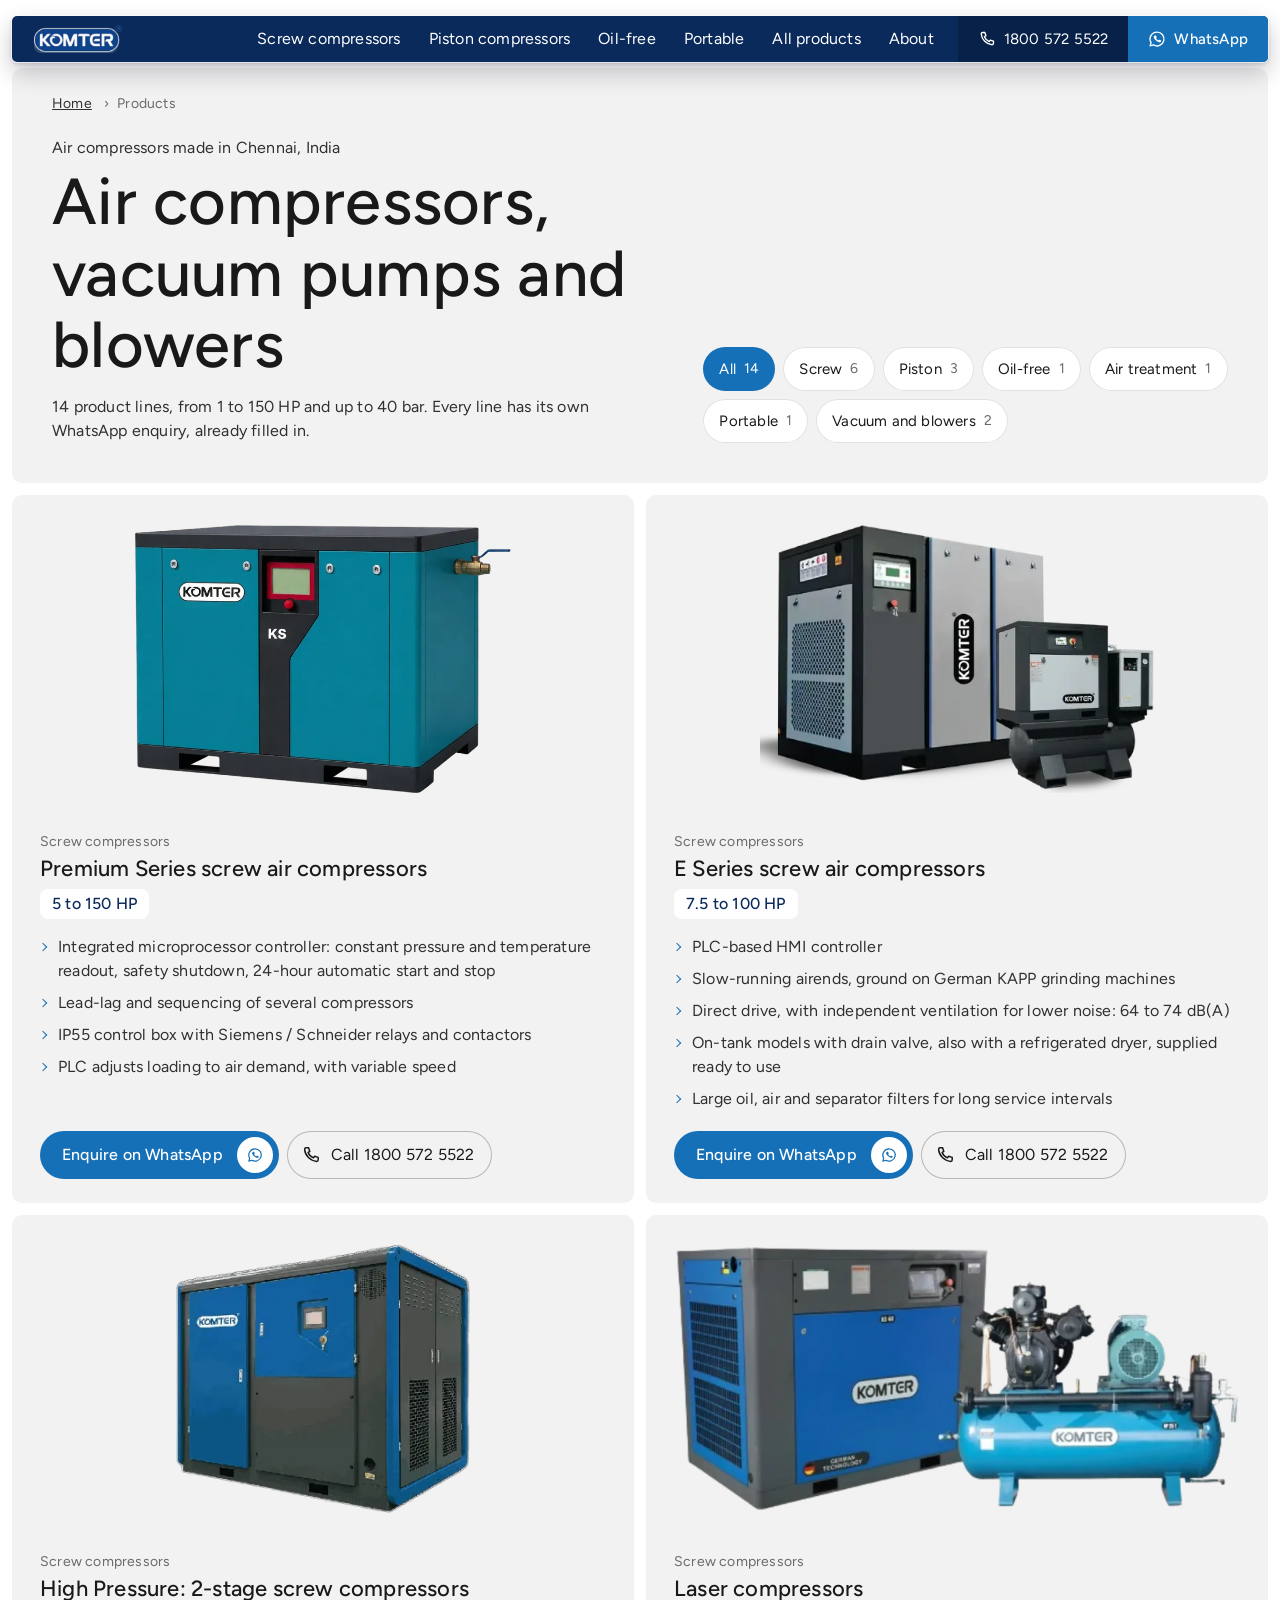
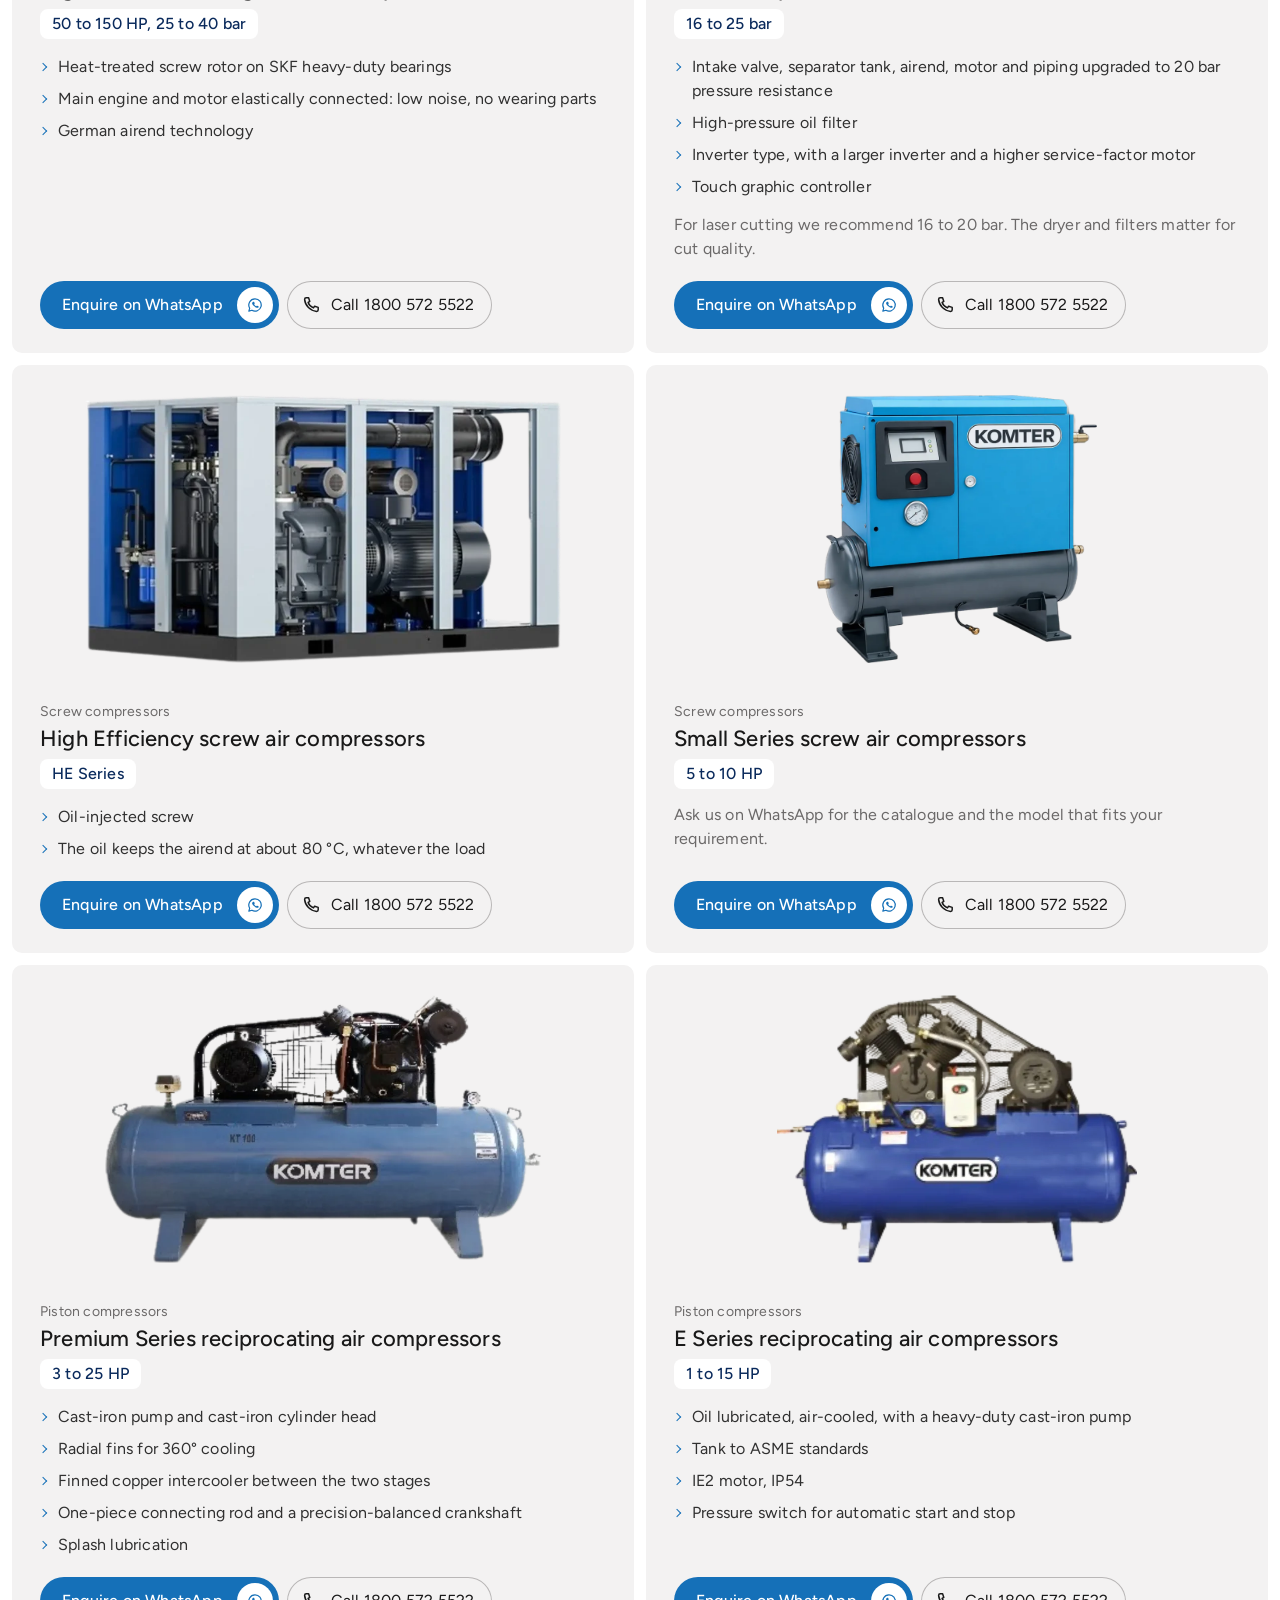
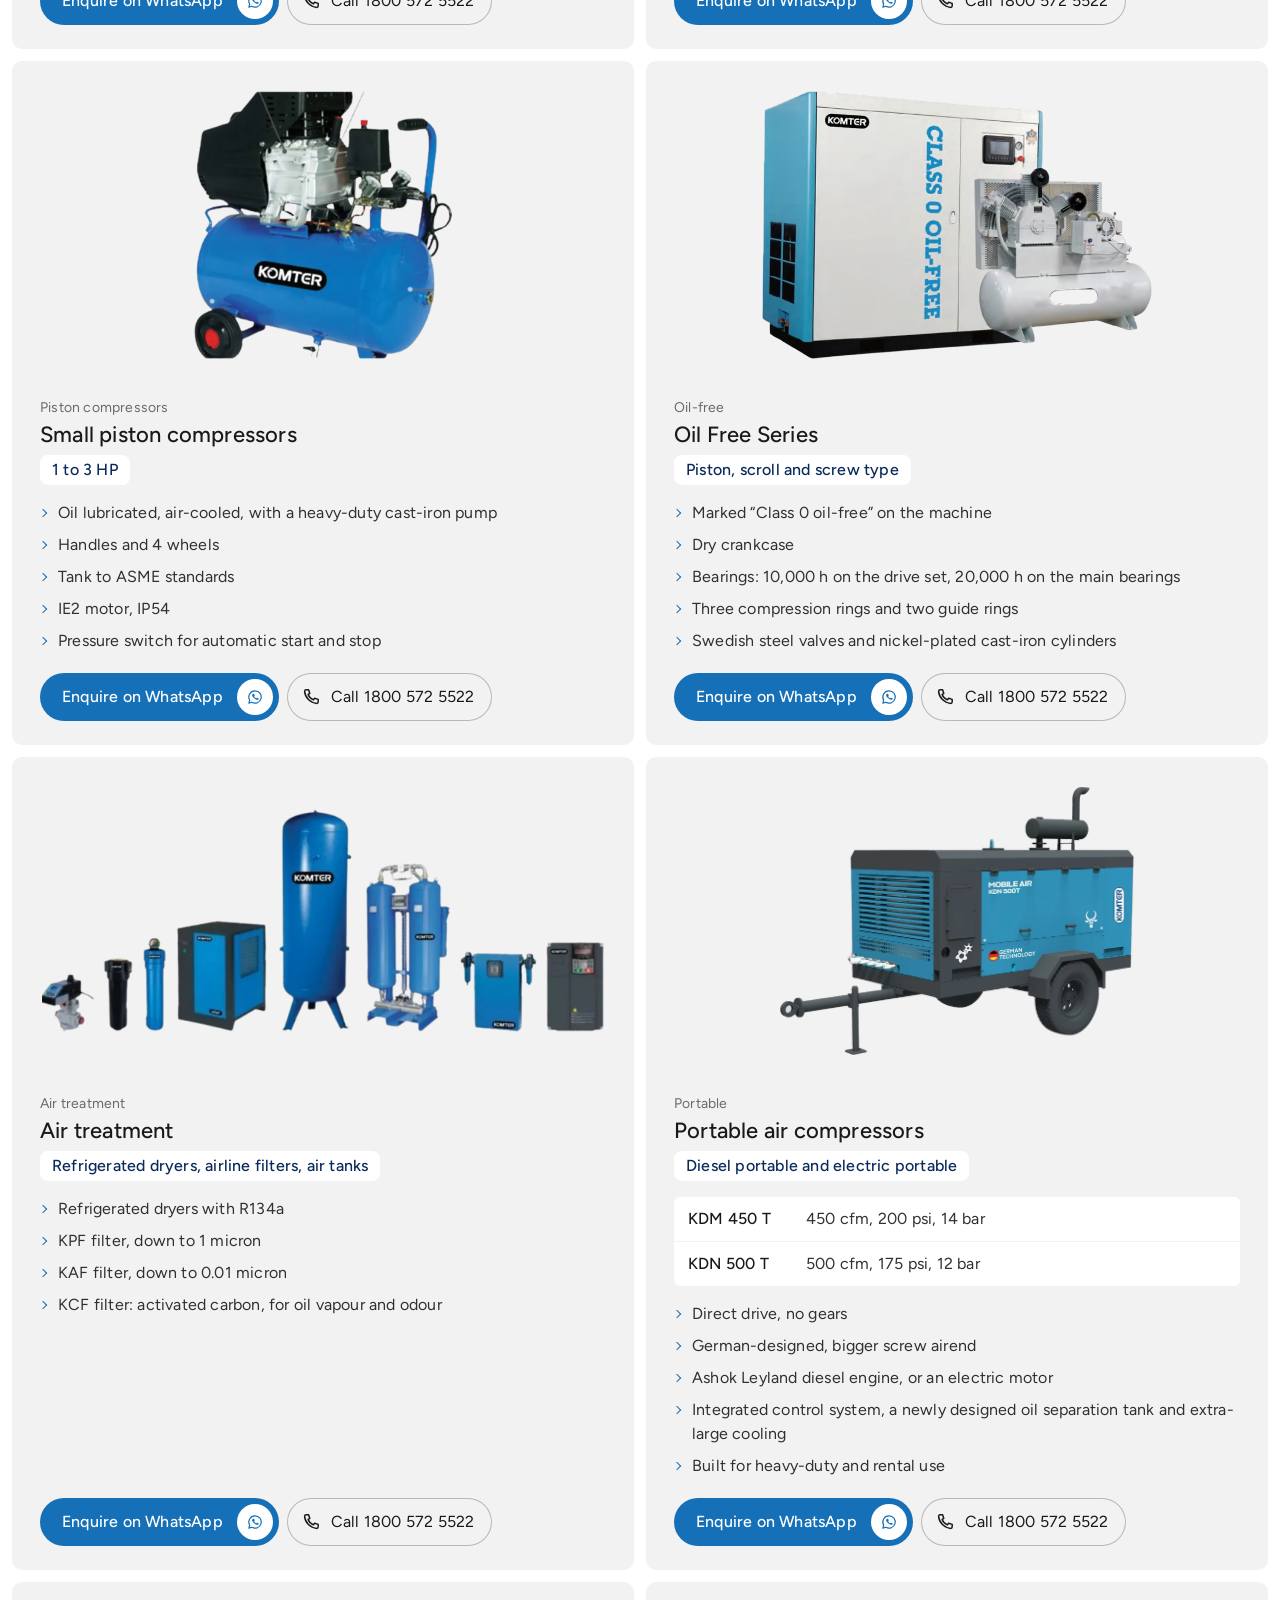
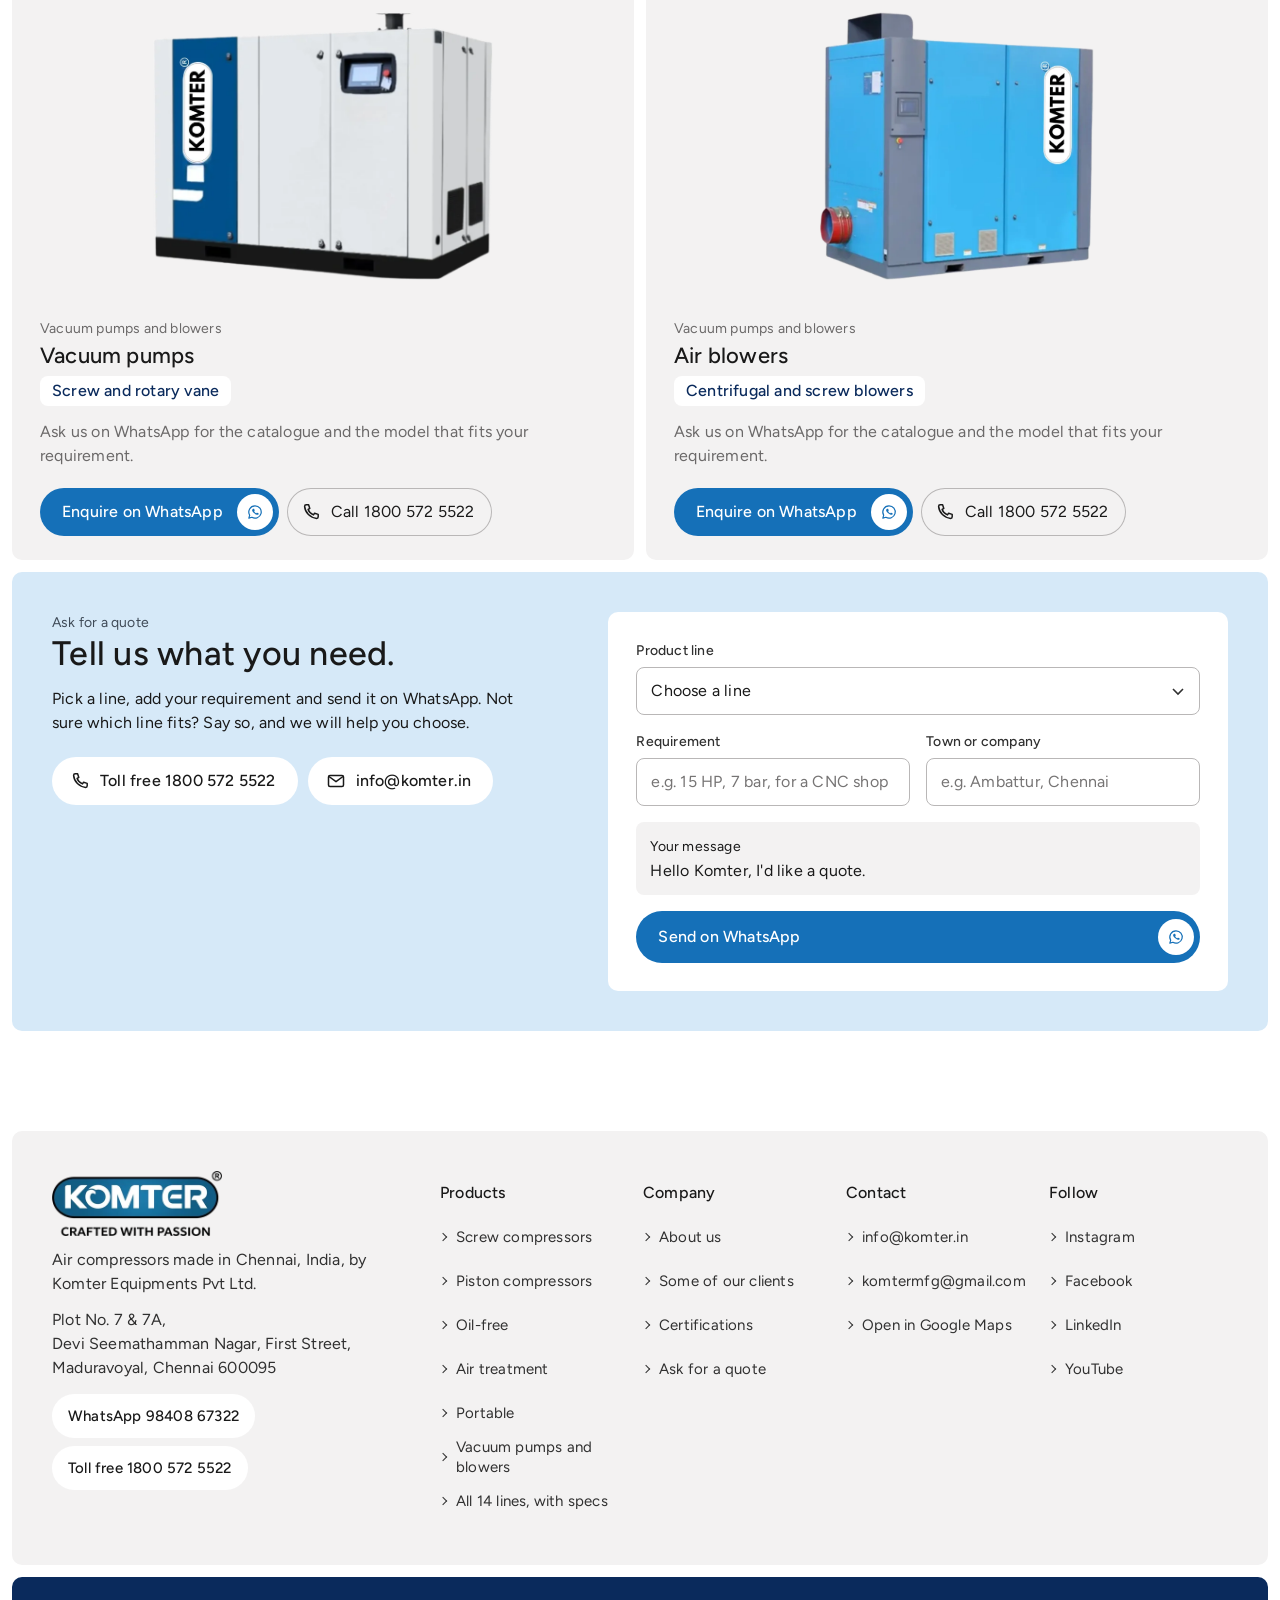
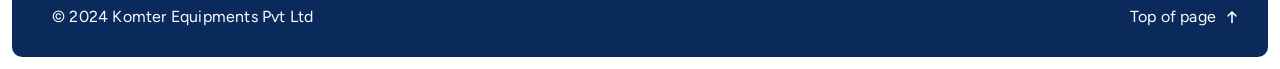
<file: market/products.html>
<!doctype html>
<html lang="en">
<head>
<meta charset="utf-8">
<meta name="viewport" content="width=device-width, initial-scale=1, viewport-fit=cover">
<title>KOMTER products: all 14 lines with specs</title>
<meta name="description" content="Every KOMTER line: Premium and E Series screw, High Pressure 2-stage, laser, HE Series, reciprocating, small piston, small screw, oil-free, air treatment, diesel and electric portables, vacuum pumps and air blowers. Enquire on WhatsApp.">
<meta name="robots" content="noindex, nofollow">
<meta name="theme-color" content="#0a2a5c">
<link rel="icon" href="../assets/favicon-32.png" sizes="32x32" type="image/png">
<link rel="apple-touch-icon" href="../assets/ko-180.png">
<meta property="og:type" content="website">
<meta property="og:site_name" content="KOMTER">
<meta property="og:locale" content="en_IN">
<meta property="og:title" content="KOMTER products: all 14 lines with specs">
<meta property="og:description" content="Every KOMTER line: Premium and E Series screw, High Pressure 2-stage, laser, HE Series, reciprocating, small piston, small screw, oil-free, air treatment, diesel and electric portables, vacuum pumps and air blowers. Enquire on WhatsApp.">
<meta property="og:url" content="https://arun-john-alt.github.io/komter-website/market/products.html">
<meta property="og:image" content="https://arun-john-alt.github.io/komter-website/assets/og-range.jpg">
<meta property="og:image:width" content="1200">
<meta property="og:image:height" content="630">
<meta property="og:image:alt" content="Komter compressors, small to large, on one floor line">
<meta name="twitter:card" content="summary_large_image">
<link rel="preload" href="fonts/figtree-latin-var.woff2" as="font" type="font/woff2" crossorigin>
<link rel="stylesheet" href="style.css">
<script>document.documentElement.className += ' js';</script>
<script src="site.js" defer></script>
</head>
<body id="top" data-page="products">
<a class="skip" href="#main">Skip to content</a>
<header class="bar">
  <a class="bar-logo" href="index.html"><img src="img/logo-word-240.webp" srcset="img/logo-word-240.webp 240w, img/logo-word-480.webp 480w" sizes="88px" width="240" height="78" alt="KOMTER home"></a>
  <nav class="bar-nav" aria-label="Main"><a href="products.html#screw">Screw compressors</a><a href="products.html#piston">Piston compressors</a><a href="products.html#oil-free">Oil-free</a><a href="products.html#portable">Portable</a><a href="products.html">All products</a><a href="index.html#about">About</a></nav>
  <a class="bar-cell bar-menu" href="#sitemap" data-menu-open>Menu<svg viewBox="0 0 20 14" aria-hidden="true"><path d="M1 3.5h18M8 10.5h11" fill="none" stroke="currentColor" stroke-width="1.6" stroke-linecap="round"/></svg></a>
  <a class="bar-cell bar-tel" href="tel:+18005725522" aria-label="Call toll free 1800 572 5522"><svg viewBox="0 0 20 20" aria-hidden="true"><path d="M5.2 2.8h2.4l1.2 3.6-1.7 1.1a9.3 9.3 0 0 0 5.4 5.4l1.1-1.7 3.6 1.2v2.4c0 .9-.7 1.6-1.6 1.6A13.2 13.2 0 0 1 3.6 4.4c0-.9.7-1.6 1.6-1.6z" fill="none" stroke="currentColor" stroke-width="1.5" stroke-linejoin="round"/></svg>1800 572 5522</a>
  <a class="bar-cell bar-wa" href="https://wa.me/919840867322?text=Hello%20Komter%2C%20I%27d%20like%20a%20quote." target="_blank" rel="noopener"><svg viewBox="0 0 20 20" aria-hidden="true"><path d="M10 2.3a7.7 7.7 0 0 0-6.6 11.7L2.3 17.7l3.8-1.1A7.7 7.7 0 1 0 10 2.3z" fill="none" stroke="currentColor" stroke-width="1.5" stroke-linejoin="round"/><path d="M7.4 6.4c.2-.3.4-.4.7-.4h.4c.2 0 .4.1.5.4l.6 1.4c.1.2 0 .5-.1.6l-.4.5c-.1.1-.1.3 0 .5.5.9 1.2 1.6 2.1 2.1.2.1.4.1.5 0l.5-.5c.2-.2.4-.2.6-.1l1.4.6c.3.1.4.3.4.5v.4c0 .3-.1.6-.4.8-.5.3-1.2.5-2 .3-1.2-.3-2.5-1.1-3.5-2.1S6.8 9.5 6.5 8.3c-.2-.7 0-1.4.9-1.9z" fill="currentColor"/></svg>WhatsApp</a>
</header>
<dialog class="menu" id="menu" aria-labelledby="menu-title">
  <h2 class="vh" id="menu-title">Menu</h2>
  <div class="menu-bar">
    <a class="bar-logo" href="index.html"><img src="img/logo-word-240.webp" srcset="img/logo-word-240.webp 240w, img/logo-word-480.webp 480w" sizes="88px" width="240" height="78" alt="KOMTER home"></a>
    <button class="bar-cell menu-close" type="button" data-menu-close>Close<svg viewBox="0 0 16 16" aria-hidden="true"><path d="M3.5 3.5l9 9M12.5 3.5l-9 9" fill="none" stroke="currentColor" stroke-width="1.6" stroke-linecap="round"/></svg></button>
    <a class="bar-cell bar-wa" href="https://wa.me/919840867322?text=Hello%20Komter%2C%20I%27d%20like%20a%20quote." target="_blank" rel="noopener"><svg viewBox="0 0 20 20" aria-hidden="true"><path d="M10 2.3a7.7 7.7 0 0 0-6.6 11.7L2.3 17.7l3.8-1.1A7.7 7.7 0 1 0 10 2.3z" fill="none" stroke="currentColor" stroke-width="1.5" stroke-linejoin="round"/><path d="M7.4 6.4c.2-.3.4-.4.7-.4h.4c.2 0 .4.1.5.4l.6 1.4c.1.2 0 .5-.1.6l-.4.5c-.1.1-.1.3 0 .5.5.9 1.2 1.6 2.1 2.1.2.1.4.1.5 0l.5-.5c.2-.2.4-.2.6-.1l1.4.6c.3.1.4.3.4.5v.4c0 .3-.1.6-.4.8-.5.3-1.2.5-2 .3-1.2-.3-2.5-1.1-3.5-2.1S6.8 9.5 6.5 8.3c-.2-.7 0-1.4.9-1.9z" fill="currentColor"/></svg>WhatsApp</a>
  </div>
  <div class="menu-body">
    <nav class="menu-panel" aria-label="Products"><div class="menu-groups"><div class="menu-group"><h3 class="menu-h">Screw compressors</h3><ul class="menu-links"><li><a href="products.html#premium-screw">Premium Series <span>5 to 150 HP</span></a></li><li><a href="products.html#e-series-screw">E Series <span>7.5 to 100 HP</span></a></li><li><a href="products.html#high-pressure">High Pressure 2-stage <span>25 to 40 bar</span></a></li><li><a href="products.html#laser">Laser <span>16 to 25 bar</span></a></li><li><a href="products.html#he-series">HE Series <span>oil-injected</span></a></li><li><a href="products.html#small-screw">Small Series <span>5 to 10 HP</span></a></li></ul></div><div class="menu-group"><h3 class="menu-h">Piston compressors</h3><ul class="menu-links"><li><a href="products.html#premium-recip">Premium Series <span>3 to 25 HP</span></a></li><li><a href="products.html#e-series-recip">E Series <span>1 to 15 HP</span></a></li><li><a href="products.html#small-piston">Small piston <span>1 to 3 HP</span></a></li></ul></div><div class="menu-group"><h3 class="menu-h">Oil-free and air treatment</h3><ul class="menu-links"><li><a href="products.html#oil-free">Oil Free Series <span>piston, scroll, screw</span></a></li><li><a href="products.html#air-treatment">Air treatment <span>dryers, filters, tanks</span></a></li></ul></div><div class="menu-group"><h3 class="menu-h">Portable, vacuum and blowers</h3><ul class="menu-links"><li><a href="products.html#portable">Portable <span>diesel, electric</span></a></li><li><a href="products.html#vacuum-pump">Vacuum pumps <span>screw, rotary vane</span></a></li><li><a href="products.html#blower">Air blowers <span>centrifugal, screw</span></a></li></ul></div></div></nav>
    <div class="menu-contact on-dark">
      <p class="eyebrow">Ask for a quote</p>
      <a class="pill pill--accent" href="https://wa.me/919840867322?text=Hello%20Komter%2C%20I%27d%20like%20a%20quote." target="_blank" rel="noopener">WhatsApp 98408 67322<span class="chip"><svg viewBox="0 0 16 16" aria-hidden="true"><path d="M2.5 8h10.5M9 4l4 4-4 4" fill="none" stroke="currentColor" stroke-width="1.6" stroke-linecap="round" stroke-linejoin="round"/></svg></span></a>
      <a class="pill pill--plain" href="tel:+18005725522"><svg viewBox="0 0 20 20" aria-hidden="true"><path d="M5.2 2.8h2.4l1.2 3.6-1.7 1.1a9.3 9.3 0 0 0 5.4 5.4l1.1-1.7 3.6 1.2v2.4c0 .9-.7 1.6-1.6 1.6A13.2 13.2 0 0 1 3.6 4.4c0-.9.7-1.6 1.6-1.6z" fill="none" stroke="currentColor" stroke-width="1.5" stroke-linejoin="round"/></svg>Toll free 1800 572 5522</a>
      <a class="pill pill--plain" href="mailto:info@komter.in"><svg viewBox="0 0 20 20" aria-hidden="true"><rect x="2.5" y="4.5" width="15" height="11" rx="1.5" fill="none" stroke="currentColor" stroke-width="1.5"/><path d="M3 5.5l7 5.2 7-5.2" fill="none" stroke="currentColor" stroke-width="1.5" stroke-linejoin="round"/></svg>info@komter.in</a>
    </div>
    <nav class="menu-panel menu-company" aria-label="Company"><ul class="menu-links"><li><a href="index.html">Home</a></li><li><a href="products.html">All products, with specs</a></li><li><a href="index.html#about">About us</a></li><li><a href="index.html#clients">Some of our clients</a></li><li><a href="index.html#certs">Certifications</a></li><li><a href="#enquire">Ask for a quote</a></li></ul></nav>
  </div>
</dialog>

<main id="main">
  <section class="p-top" aria-labelledby="p-h">
    <nav class="crumbs" aria-label="Breadcrumb"><a href="index.html">Home</a><span aria-hidden="true">&rsaquo;</span><span aria-current="page">Products</span></nav>
    <div class="p-intro">
      <p class="eyebrow eyebrow--lg">Air compressors made in <span class="nw">Chennai, India</span></p>
      <h1 id="p-h">Air compressors, vacuum pumps and blowers</h1>
      <p class="lead">14 product lines, from 1 to 150 HP and up to 40 bar. Every line has its own WhatsApp enquiry, already filled in.</p>
    </div>
    <div class="p-pick">
      <div class="filters" role="group" aria-label="Show a family"><a class="filter" href="#lines" data-filter="all" aria-pressed="true">All <span>14</span></a><a class="filter" href="#screw" data-filter="screw" aria-pressed="false">Screw <span>6</span></a><a class="filter" href="#piston" data-filter="piston" aria-pressed="false">Piston <span>3</span></a><a class="filter" href="#oil-free" data-filter="oil-free" aria-pressed="false">Oil-free <span>1</span></a><a class="filter" href="#air-treatment" data-filter="air-treatment" aria-pressed="false">Air treatment <span>1</span></a><a class="filter" href="#portable" data-filter="portable" aria-pressed="false">Portable <span>1</span></a><a class="filter" href="#vacuum-blowers" data-filter="vacuum-blowers" aria-pressed="false">Vacuum and blowers <span>2</span></a></div>
      <p class="filter-status" data-filter-status aria-live="polite"></p>
    </div>
  </section>
  <div class="lines" id="lines">
  <article class="line" id="premium-screw" data-fam="screw" aria-labelledby="premium-screw-h">
    <span class="anchor" id="screw"></span><div class="line-media"><img src="../assets/premium-screw-md.webp" srcset="../assets/premium-screw-sm.webp 360w, ../assets/premium-screw-md.webp 720w, ../assets/premium-screw-lg.webp 906w" sizes="(min-width: 900px) 46vw, 92vw" width="720" height="513" alt="KOMTER Premium Series screw air compressor: a teal cabinet with a display controller"></div>
    <div class="line-body">
      <p class="line-kind">Screw compressors</p>
      <h2 class="line-name" id="premium-screw-h">Premium Series screw air compressors</h2>
      <p class="line-range">5 to 150 HP</p>
      <ul class="line-specs"><li>Integrated microprocessor controller: constant pressure and temperature readout, safety shutdown, 24-hour automatic start and stop</li><li>Lead-lag and sequencing of several compressors</li><li>IP55 control box with Siemens / Schneider relays and contactors</li><li>PLC adjusts loading to air demand, with variable speed</li></ul>
      <div class="line-actions">
        <a class="pill pill--accent" href="https://wa.me/919840867322?text=Hello%20Komter%2C%20I%27d%20like%20a%20quote%20for%20a%20Premium%20Series%20screw%20air%20compressor%20%285%20to%20150%20HP%29." target="_blank" rel="noopener">Enquire on WhatsApp<span class="chip"><svg viewBox="0 0 20 20" aria-hidden="true"><path d="M10 2.3a7.7 7.7 0 0 0-6.6 11.7L2.3 17.7l3.8-1.1A7.7 7.7 0 1 0 10 2.3z" fill="none" stroke="currentColor" stroke-width="1.5" stroke-linejoin="round"/><path d="M7.4 6.4c.2-.3.4-.4.7-.4h.4c.2 0 .4.1.5.4l.6 1.4c.1.2 0 .5-.1.6l-.4.5c-.1.1-.1.3 0 .5.5.9 1.2 1.6 2.1 2.1.2.1.4.1.5 0l.5-.5c.2-.2.4-.2.6-.1l1.4.6c.3.1.4.3.4.5v.4c0 .3-.1.6-.4.8-.5.3-1.2.5-2 .3-1.2-.3-2.5-1.1-3.5-2.1S6.8 9.5 6.5 8.3c-.2-.7 0-1.4.9-1.9z" fill="currentColor"/></svg></span></a>
        <a class="pill pill--line" href="tel:+18005725522"><svg viewBox="0 0 20 20" aria-hidden="true"><path d="M5.2 2.8h2.4l1.2 3.6-1.7 1.1a9.3 9.3 0 0 0 5.4 5.4l1.1-1.7 3.6 1.2v2.4c0 .9-.7 1.6-1.6 1.6A13.2 13.2 0 0 1 3.6 4.4c0-.9.7-1.6 1.6-1.6z" fill="none" stroke="currentColor" stroke-width="1.5" stroke-linejoin="round"/></svg>Call 1800 572 5522</a>
      </div>
    </div>
  </article>
  <article class="line" id="e-series-screw" data-fam="screw" aria-labelledby="e-series-screw-h">
    <div class="line-media"><img src="../assets/e-series-screw-md.webp" srcset="../assets/e-series-screw-sm.webp 360w, ../assets/e-series-screw-md.webp 504w" sizes="(min-width: 900px) 46vw, 92vw" width="504" height="343" alt="Two KOMTER E Series screw air compressors: a floor-standing cabinet and a smaller tank-mounted unit" loading="lazy" decoding="async"></div>
    <div class="line-body">
      <p class="line-kind">Screw compressors</p>
      <h2 class="line-name" id="e-series-screw-h">E Series screw air compressors</h2>
      <p class="line-range">7.5 to 100 HP</p>
      <ul class="line-specs"><li>PLC-based HMI controller</li><li>Slow-running airends, ground on German KAPP grinding machines</li><li>Direct drive, with independent ventilation for lower noise: 64 to 74 dB(A)</li><li>On-tank models with drain valve, also with a refrigerated dryer, supplied ready to use</li><li>Large oil, air and separator filters for long service intervals</li></ul>
      <div class="line-actions">
        <a class="pill pill--accent" href="https://wa.me/919840867322?text=Hello%20Komter%2C%20I%27d%20like%20a%20quote%20for%20an%20E%20Series%20screw%20air%20compressor%20%287.5%20to%20100%20HP%29." target="_blank" rel="noopener">Enquire on WhatsApp<span class="chip"><svg viewBox="0 0 20 20" aria-hidden="true"><path d="M10 2.3a7.7 7.7 0 0 0-6.6 11.7L2.3 17.7l3.8-1.1A7.7 7.7 0 1 0 10 2.3z" fill="none" stroke="currentColor" stroke-width="1.5" stroke-linejoin="round"/><path d="M7.4 6.4c.2-.3.4-.4.7-.4h.4c.2 0 .4.1.5.4l.6 1.4c.1.2 0 .5-.1.6l-.4.5c-.1.1-.1.3 0 .5.5.9 1.2 1.6 2.1 2.1.2.1.4.1.5 0l.5-.5c.2-.2.4-.2.6-.1l1.4.6c.3.1.4.3.4.5v.4c0 .3-.1.6-.4.8-.5.3-1.2.5-2 .3-1.2-.3-2.5-1.1-3.5-2.1S6.8 9.5 6.5 8.3c-.2-.7 0-1.4.9-1.9z" fill="currentColor"/></svg></span></a>
        <a class="pill pill--line" href="tel:+18005725522"><svg viewBox="0 0 20 20" aria-hidden="true"><path d="M5.2 2.8h2.4l1.2 3.6-1.7 1.1a9.3 9.3 0 0 0 5.4 5.4l1.1-1.7 3.6 1.2v2.4c0 .9-.7 1.6-1.6 1.6A13.2 13.2 0 0 1 3.6 4.4c0-.9.7-1.6 1.6-1.6z" fill="none" stroke="currentColor" stroke-width="1.5" stroke-linejoin="round"/></svg>Call 1800 572 5522</a>
      </div>
    </div>
  </article>
  <article class="line" id="high-pressure" data-fam="screw" aria-labelledby="high-pressure-h">
    <div class="line-media"><img src="../assets/high-pressure-md.webp" srcset="../assets/high-pressure-sm.webp 327w" sizes="(min-width: 900px) 46vw, 92vw" width="327" height="299" alt="KOMTER high pressure 2-stage screw compressor in a blue and grey cabinet" loading="lazy" decoding="async"></div>
    <div class="line-body">
      <p class="line-kind">Screw compressors</p>
      <h2 class="line-name" id="high-pressure-h">High Pressure: 2-stage screw compressors</h2>
      <p class="line-range">50 to 150 HP, 25 to 40 bar</p>
      <ul class="line-specs"><li>Heat-treated screw rotor on SKF heavy-duty bearings</li><li>Main engine and motor elastically connected: low noise, no wearing parts</li><li>German airend technology</li></ul>
      <div class="line-actions">
        <a class="pill pill--accent" href="https://wa.me/919840867322?text=Hello%20Komter%2C%20I%27d%20like%20a%20quote%20for%20a%20High%20Pressure%202-stage%20screw%20compressor%20%2850%20to%20150%20HP%2C%2025%20to%2040%20bar%29." target="_blank" rel="noopener">Enquire on WhatsApp<span class="chip"><svg viewBox="0 0 20 20" aria-hidden="true"><path d="M10 2.3a7.7 7.7 0 0 0-6.6 11.7L2.3 17.7l3.8-1.1A7.7 7.7 0 1 0 10 2.3z" fill="none" stroke="currentColor" stroke-width="1.5" stroke-linejoin="round"/><path d="M7.4 6.4c.2-.3.4-.4.7-.4h.4c.2 0 .4.1.5.4l.6 1.4c.1.2 0 .5-.1.6l-.4.5c-.1.1-.1.3 0 .5.5.9 1.2 1.6 2.1 2.1.2.1.4.1.5 0l.5-.5c.2-.2.4-.2.6-.1l1.4.6c.3.1.4.3.4.5v.4c0 .3-.1.6-.4.8-.5.3-1.2.5-2 .3-1.2-.3-2.5-1.1-3.5-2.1S6.8 9.5 6.5 8.3c-.2-.7 0-1.4.9-1.9z" fill="currentColor"/></svg></span></a>
        <a class="pill pill--line" href="tel:+18005725522"><svg viewBox="0 0 20 20" aria-hidden="true"><path d="M5.2 2.8h2.4l1.2 3.6-1.7 1.1a9.3 9.3 0 0 0 5.4 5.4l1.1-1.7 3.6 1.2v2.4c0 .9-.7 1.6-1.6 1.6A13.2 13.2 0 0 1 3.6 4.4c0-.9.7-1.6 1.6-1.6z" fill="none" stroke="currentColor" stroke-width="1.5" stroke-linejoin="round"/></svg>Call 1800 572 5522</a>
      </div>
    </div>
  </article>
  <article class="line" id="laser" data-fam="screw" aria-labelledby="laser-h">
    <div class="line-media"><img src="../assets/laser-md.webp" srcset="../assets/laser-sm.webp 360w, ../assets/laser-md.webp 720w, ../assets/laser-lg.webp 1400w" sizes="(min-width: 900px) 46vw, 92vw" width="720" height="337" alt="KOMTER screw compressor cabinet with a German Technology badge, beside a tank-mounted piston compressor" loading="lazy" decoding="async"></div>
    <div class="line-body">
      <p class="line-kind">Screw compressors</p>
      <h2 class="line-name" id="laser-h">Laser compressors</h2>
      <p class="line-range">16 to 25 bar</p>
      <ul class="line-specs"><li>Intake valve, separator tank, airend, motor and piping upgraded to 20 bar pressure resistance</li><li>High-pressure oil filter</li><li>Inverter type, with a larger inverter and a higher service-factor motor</li><li>Touch graphic controller</li></ul><p class="line-note">For laser cutting we recommend 16 to 20 bar. The dryer and filters matter for cut quality.</p>
      <div class="line-actions">
        <a class="pill pill--accent" href="https://wa.me/919840867322?text=Hello%20Komter%2C%20I%27d%20like%20a%20quote%20for%20a%20laser%20compressor%20%2816%20to%2025%20bar%29." target="_blank" rel="noopener">Enquire on WhatsApp<span class="chip"><svg viewBox="0 0 20 20" aria-hidden="true"><path d="M10 2.3a7.7 7.7 0 0 0-6.6 11.7L2.3 17.7l3.8-1.1A7.7 7.7 0 1 0 10 2.3z" fill="none" stroke="currentColor" stroke-width="1.5" stroke-linejoin="round"/><path d="M7.4 6.4c.2-.3.4-.4.7-.4h.4c.2 0 .4.1.5.4l.6 1.4c.1.2 0 .5-.1.6l-.4.5c-.1.1-.1.3 0 .5.5.9 1.2 1.6 2.1 2.1.2.1.4.1.5 0l.5-.5c.2-.2.4-.2.6-.1l1.4.6c.3.1.4.3.4.5v.4c0 .3-.1.6-.4.8-.5.3-1.2.5-2 .3-1.2-.3-2.5-1.1-3.5-2.1S6.8 9.5 6.5 8.3c-.2-.7 0-1.4.9-1.9z" fill="currentColor"/></svg></span></a>
        <a class="pill pill--line" href="tel:+18005725522"><svg viewBox="0 0 20 20" aria-hidden="true"><path d="M5.2 2.8h2.4l1.2 3.6-1.7 1.1a9.3 9.3 0 0 0 5.4 5.4l1.1-1.7 3.6 1.2v2.4c0 .9-.7 1.6-1.6 1.6A13.2 13.2 0 0 1 3.6 4.4c0-.9.7-1.6 1.6-1.6z" fill="none" stroke="currentColor" stroke-width="1.5" stroke-linejoin="round"/></svg>Call 1800 572 5522</a>
      </div>
    </div>
  </article>
  <article class="line" id="he-series" data-fam="screw" aria-labelledby="he-series-h">
    <div class="line-media"><img src="../assets/he-series-md.webp" srcset="../assets/he-series-sm.webp 360w, ../assets/he-series-md.webp 720w, ../assets/he-series-lg.webp 1400w" sizes="(min-width: 900px) 46vw, 92vw" width="720" height="405" alt="KOMTER HE Series screw air compressor shown open, with the airend and motor visible" loading="lazy" decoding="async"></div>
    <div class="line-body">
      <p class="line-kind">Screw compressors</p>
      <h2 class="line-name" id="he-series-h">High Efficiency screw air compressors</h2>
      <p class="line-range">HE Series</p>
      <ul class="line-specs"><li>Oil-injected screw</li><li>The oil keeps the airend at about 80 °C, whatever the load</li></ul>
      <div class="line-actions">
        <a class="pill pill--accent" href="https://wa.me/919840867322?text=Hello%20Komter%2C%20I%27d%20like%20a%20quote%20for%20a%20High%20Efficiency%20%28HE%20Series%29%20screw%20air%20compressor." target="_blank" rel="noopener">Enquire on WhatsApp<span class="chip"><svg viewBox="0 0 20 20" aria-hidden="true"><path d="M10 2.3a7.7 7.7 0 0 0-6.6 11.7L2.3 17.7l3.8-1.1A7.7 7.7 0 1 0 10 2.3z" fill="none" stroke="currentColor" stroke-width="1.5" stroke-linejoin="round"/><path d="M7.4 6.4c.2-.3.4-.4.7-.4h.4c.2 0 .4.1.5.4l.6 1.4c.1.2 0 .5-.1.6l-.4.5c-.1.1-.1.3 0 .5.5.9 1.2 1.6 2.1 2.1.2.1.4.1.5 0l.5-.5c.2-.2.4-.2.6-.1l1.4.6c.3.1.4.3.4.5v.4c0 .3-.1.6-.4.8-.5.3-1.2.5-2 .3-1.2-.3-2.5-1.1-3.5-2.1S6.8 9.5 6.5 8.3c-.2-.7 0-1.4.9-1.9z" fill="currentColor"/></svg></span></a>
        <a class="pill pill--line" href="tel:+18005725522"><svg viewBox="0 0 20 20" aria-hidden="true"><path d="M5.2 2.8h2.4l1.2 3.6-1.7 1.1a9.3 9.3 0 0 0 5.4 5.4l1.1-1.7 3.6 1.2v2.4c0 .9-.7 1.6-1.6 1.6A13.2 13.2 0 0 1 3.6 4.4c0-.9.7-1.6 1.6-1.6z" fill="none" stroke="currentColor" stroke-width="1.5" stroke-linejoin="round"/></svg>Call 1800 572 5522</a>
      </div>
    </div>
  </article>
  <article class="line" id="small-screw" data-fam="screw" aria-labelledby="small-screw-h">
    <div class="line-media"><img src="../assets/small-screw-md.webp" srcset="../assets/small-screw-sm.webp 360w, ../assets/small-screw-md.webp 720w, ../assets/small-screw-lg.webp 798w" sizes="(min-width: 900px) 46vw, 92vw" width="720" height="690" alt="KOMTER Small Series screw air compressor mounted on an air tank" loading="lazy" decoding="async"></div>
    <div class="line-body">
      <p class="line-kind">Screw compressors</p>
      <h2 class="line-name" id="small-screw-h">Small Series screw air compressors</h2>
      <p class="line-range">5 to 10 HP</p>
      <p class="line-note">Ask us on WhatsApp for the catalogue and the model that fits your requirement.</p>
      <div class="line-actions">
        <a class="pill pill--accent" href="https://wa.me/919840867322?text=Hello%20Komter%2C%20I%27d%20like%20a%20quote%20for%20a%20Small%20Series%20screw%20air%20compressor%20%285%20to%2010%20HP%29." target="_blank" rel="noopener">Enquire on WhatsApp<span class="chip"><svg viewBox="0 0 20 20" aria-hidden="true"><path d="M10 2.3a7.7 7.7 0 0 0-6.6 11.7L2.3 17.7l3.8-1.1A7.7 7.7 0 1 0 10 2.3z" fill="none" stroke="currentColor" stroke-width="1.5" stroke-linejoin="round"/><path d="M7.4 6.4c.2-.3.4-.4.7-.4h.4c.2 0 .4.1.5.4l.6 1.4c.1.2 0 .5-.1.6l-.4.5c-.1.1-.1.3 0 .5.5.9 1.2 1.6 2.1 2.1.2.1.4.1.5 0l.5-.5c.2-.2.4-.2.6-.1l1.4.6c.3.1.4.3.4.5v.4c0 .3-.1.6-.4.8-.5.3-1.2.5-2 .3-1.2-.3-2.5-1.1-3.5-2.1S6.8 9.5 6.5 8.3c-.2-.7 0-1.4.9-1.9z" fill="currentColor"/></svg></span></a>
        <a class="pill pill--line" href="tel:+18005725522"><svg viewBox="0 0 20 20" aria-hidden="true"><path d="M5.2 2.8h2.4l1.2 3.6-1.7 1.1a9.3 9.3 0 0 0 5.4 5.4l1.1-1.7 3.6 1.2v2.4c0 .9-.7 1.6-1.6 1.6A13.2 13.2 0 0 1 3.6 4.4c0-.9.7-1.6 1.6-1.6z" fill="none" stroke="currentColor" stroke-width="1.5" stroke-linejoin="round"/></svg>Call 1800 572 5522</a>
      </div>
    </div>
  </article>
  <article class="line" id="premium-recip" data-fam="piston" aria-labelledby="premium-recip-h">
    <span class="anchor" id="piston"></span><div class="line-media"><img src="../assets/premium-recip-md.webp" srcset="../assets/premium-recip-sm.webp 360w, ../assets/premium-recip-md.webp 720w, ../assets/premium-recip-lg.webp 1400w" sizes="(min-width: 900px) 46vw, 92vw" width="720" height="442" alt="KOMTER Premium Series reciprocating air compressor on a horizontal blue air tank" loading="lazy" decoding="async"></div>
    <div class="line-body">
      <p class="line-kind">Piston compressors</p>
      <h2 class="line-name" id="premium-recip-h">Premium Series reciprocating air compressors</h2>
      <p class="line-range">3 to 25 HP</p>
      <ul class="line-specs"><li>Cast-iron pump and cast-iron cylinder head</li><li>Radial fins for 360° cooling</li><li>Finned copper intercooler between the two stages</li><li>One-piece connecting rod and a precision-balanced crankshaft</li><li>Splash lubrication</li></ul>
      <div class="line-actions">
        <a class="pill pill--accent" href="https://wa.me/919840867322?text=Hello%20Komter%2C%20I%27d%20like%20a%20quote%20for%20a%20Premium%20Series%20reciprocating%20air%20compressor%20%283%20to%2025%20HP%29." target="_blank" rel="noopener">Enquire on WhatsApp<span class="chip"><svg viewBox="0 0 20 20" aria-hidden="true"><path d="M10 2.3a7.7 7.7 0 0 0-6.6 11.7L2.3 17.7l3.8-1.1A7.7 7.7 0 1 0 10 2.3z" fill="none" stroke="currentColor" stroke-width="1.5" stroke-linejoin="round"/><path d="M7.4 6.4c.2-.3.4-.4.7-.4h.4c.2 0 .4.1.5.4l.6 1.4c.1.2 0 .5-.1.6l-.4.5c-.1.1-.1.3 0 .5.5.9 1.2 1.6 2.1 2.1.2.1.4.1.5 0l.5-.5c.2-.2.4-.2.6-.1l1.4.6c.3.1.4.3.4.5v.4c0 .3-.1.6-.4.8-.5.3-1.2.5-2 .3-1.2-.3-2.5-1.1-3.5-2.1S6.8 9.5 6.5 8.3c-.2-.7 0-1.4.9-1.9z" fill="currentColor"/></svg></span></a>
        <a class="pill pill--line" href="tel:+18005725522"><svg viewBox="0 0 20 20" aria-hidden="true"><path d="M5.2 2.8h2.4l1.2 3.6-1.7 1.1a9.3 9.3 0 0 0 5.4 5.4l1.1-1.7 3.6 1.2v2.4c0 .9-.7 1.6-1.6 1.6A13.2 13.2 0 0 1 3.6 4.4c0-.9.7-1.6 1.6-1.6z" fill="none" stroke="currentColor" stroke-width="1.5" stroke-linejoin="round"/></svg>Call 1800 572 5522</a>
      </div>
    </div>
  </article>
  <article class="line" id="e-series-recip" data-fam="piston" aria-labelledby="e-series-recip-h">
    <div class="line-media"><img src="../assets/e-series-recip-md.webp" srcset="../assets/e-series-recip-sm.webp 360w, ../assets/e-series-recip-md.webp 720w, ../assets/e-series-recip-lg.webp 1400w" sizes="(min-width: 900px) 46vw, 92vw" width="720" height="535" alt="KOMTER E Series reciprocating air compressor on a blue horizontal air tank" loading="lazy" decoding="async"></div>
    <div class="line-body">
      <p class="line-kind">Piston compressors</p>
      <h2 class="line-name" id="e-series-recip-h">E Series reciprocating air compressors</h2>
      <p class="line-range">1 to 15 HP</p>
      <ul class="line-specs"><li>Oil lubricated, air-cooled, with a heavy-duty cast-iron pump</li><li>Tank to ASME standards</li><li>IE2 motor, IP54</li><li>Pressure switch for automatic start and stop</li></ul>
      <div class="line-actions">
        <a class="pill pill--accent" href="https://wa.me/919840867322?text=Hello%20Komter%2C%20I%27d%20like%20a%20quote%20for%20an%20E%20Series%20reciprocating%20air%20compressor%20%281%20to%2015%20HP%29." target="_blank" rel="noopener">Enquire on WhatsApp<span class="chip"><svg viewBox="0 0 20 20" aria-hidden="true"><path d="M10 2.3a7.7 7.7 0 0 0-6.6 11.7L2.3 17.7l3.8-1.1A7.7 7.7 0 1 0 10 2.3z" fill="none" stroke="currentColor" stroke-width="1.5" stroke-linejoin="round"/><path d="M7.4 6.4c.2-.3.4-.4.7-.4h.4c.2 0 .4.1.5.4l.6 1.4c.1.2 0 .5-.1.6l-.4.5c-.1.1-.1.3 0 .5.5.9 1.2 1.6 2.1 2.1.2.1.4.1.5 0l.5-.5c.2-.2.4-.2.6-.1l1.4.6c.3.1.4.3.4.5v.4c0 .3-.1.6-.4.8-.5.3-1.2.5-2 .3-1.2-.3-2.5-1.1-3.5-2.1S6.8 9.5 6.5 8.3c-.2-.7 0-1.4.9-1.9z" fill="currentColor"/></svg></span></a>
        <a class="pill pill--line" href="tel:+18005725522"><svg viewBox="0 0 20 20" aria-hidden="true"><path d="M5.2 2.8h2.4l1.2 3.6-1.7 1.1a9.3 9.3 0 0 0 5.4 5.4l1.1-1.7 3.6 1.2v2.4c0 .9-.7 1.6-1.6 1.6A13.2 13.2 0 0 1 3.6 4.4c0-.9.7-1.6 1.6-1.6z" fill="none" stroke="currentColor" stroke-width="1.5" stroke-linejoin="round"/></svg>Call 1800 572 5522</a>
      </div>
    </div>
  </article>
  <article class="line" id="small-piston" data-fam="piston" aria-labelledby="small-piston-h">
    <div class="line-media"><img src="../assets/small-piston-md.webp" srcset="../assets/small-piston-sm.webp 347w, ../assets/small-piston-md.webp 693w, ../assets/small-piston-lg.webp 1348w" sizes="(min-width: 900px) 46vw, 92vw" width="693" height="720" alt="KOMTER small piston compressor on a blue tank with wheels and a handle" loading="lazy" decoding="async"></div>
    <div class="line-body">
      <p class="line-kind">Piston compressors</p>
      <h2 class="line-name" id="small-piston-h">Small piston compressors</h2>
      <p class="line-range">1 to 3 HP</p>
      <ul class="line-specs"><li>Oil lubricated, air-cooled, with a heavy-duty cast-iron pump</li><li>Handles and 4 wheels</li><li>Tank to ASME standards</li><li>IE2 motor, IP54</li><li>Pressure switch for automatic start and stop</li></ul>
      <div class="line-actions">
        <a class="pill pill--accent" href="https://wa.me/919840867322?text=Hello%20Komter%2C%20I%27d%20like%20a%20quote%20for%20a%20small%20piston%20compressor%20%281%20to%203%20HP%29." target="_blank" rel="noopener">Enquire on WhatsApp<span class="chip"><svg viewBox="0 0 20 20" aria-hidden="true"><path d="M10 2.3a7.7 7.7 0 0 0-6.6 11.7L2.3 17.7l3.8-1.1A7.7 7.7 0 1 0 10 2.3z" fill="none" stroke="currentColor" stroke-width="1.5" stroke-linejoin="round"/><path d="M7.4 6.4c.2-.3.4-.4.7-.4h.4c.2 0 .4.1.5.4l.6 1.4c.1.2 0 .5-.1.6l-.4.5c-.1.1-.1.3 0 .5.5.9 1.2 1.6 2.1 2.1.2.1.4.1.5 0l.5-.5c.2-.2.4-.2.6-.1l1.4.6c.3.1.4.3.4.5v.4c0 .3-.1.6-.4.8-.5.3-1.2.5-2 .3-1.2-.3-2.5-1.1-3.5-2.1S6.8 9.5 6.5 8.3c-.2-.7 0-1.4.9-1.9z" fill="currentColor"/></svg></span></a>
        <a class="pill pill--line" href="tel:+18005725522"><svg viewBox="0 0 20 20" aria-hidden="true"><path d="M5.2 2.8h2.4l1.2 3.6-1.7 1.1a9.3 9.3 0 0 0 5.4 5.4l1.1-1.7 3.6 1.2v2.4c0 .9-.7 1.6-1.6 1.6A13.2 13.2 0 0 1 3.6 4.4c0-.9.7-1.6 1.6-1.6z" fill="none" stroke="currentColor" stroke-width="1.5" stroke-linejoin="round"/></svg>Call 1800 572 5522</a>
      </div>
    </div>
  </article>
  <article class="line" id="oil-free" data-fam="oil-free" aria-labelledby="oil-free-h">
    <div class="line-media"><img src="../assets/oil-free-md.webp" srcset="../assets/oil-free-sm.webp 360w, ../assets/oil-free-md.webp 720w, ../assets/oil-free-lg.webp 1400w" sizes="(min-width: 900px) 46vw, 92vw" width="720" height="496" alt="KOMTER oil-free compressor cabinet marked Class 0 oil-free, beside an oil-free piston unit on a tank" loading="lazy" decoding="async"></div>
    <div class="line-body">
      <p class="line-kind">Oil-free</p>
      <h2 class="line-name" id="oil-free-h">Oil Free Series</h2>
      <p class="line-range">Piston, scroll and screw type</p>
      <ul class="line-specs"><li>Marked “Class 0 oil-free” on the machine</li><li>Dry crankcase</li><li>Bearings: 10,000 h on the drive set, 20,000 h on the main bearings</li><li>Three compression rings and two guide rings</li><li>Swedish steel valves and nickel-plated cast-iron cylinders</li></ul>
      <div class="line-actions">
        <a class="pill pill--accent" href="https://wa.me/919840867322?text=Hello%20Komter%2C%20I%27d%20like%20a%20quote%20for%20an%20Oil%20Free%20Series%20compressor." target="_blank" rel="noopener">Enquire on WhatsApp<span class="chip"><svg viewBox="0 0 20 20" aria-hidden="true"><path d="M10 2.3a7.7 7.7 0 0 0-6.6 11.7L2.3 17.7l3.8-1.1A7.7 7.7 0 1 0 10 2.3z" fill="none" stroke="currentColor" stroke-width="1.5" stroke-linejoin="round"/><path d="M7.4 6.4c.2-.3.4-.4.7-.4h.4c.2 0 .4.1.5.4l.6 1.4c.1.2 0 .5-.1.6l-.4.5c-.1.1-.1.3 0 .5.5.9 1.2 1.6 2.1 2.1.2.1.4.1.5 0l.5-.5c.2-.2.4-.2.6-.1l1.4.6c.3.1.4.3.4.5v.4c0 .3-.1.6-.4.8-.5.3-1.2.5-2 .3-1.2-.3-2.5-1.1-3.5-2.1S6.8 9.5 6.5 8.3c-.2-.7 0-1.4.9-1.9z" fill="currentColor"/></svg></span></a>
        <a class="pill pill--line" href="tel:+18005725522"><svg viewBox="0 0 20 20" aria-hidden="true"><path d="M5.2 2.8h2.4l1.2 3.6-1.7 1.1a9.3 9.3 0 0 0 5.4 5.4l1.1-1.7 3.6 1.2v2.4c0 .9-.7 1.6-1.6 1.6A13.2 13.2 0 0 1 3.6 4.4c0-.9.7-1.6 1.6-1.6z" fill="none" stroke="currentColor" stroke-width="1.5" stroke-linejoin="round"/></svg>Call 1800 572 5522</a>
      </div>
    </div>
  </article>
  <article class="line" id="air-treatment" data-fam="air-treatment" aria-labelledby="air-treatment-h">
    <div class="line-media"><img src="../assets/air-treatment-md.webp" srcset="../assets/air-treatment-sm.webp 360w, ../assets/air-treatment-md.webp 720w, ../assets/air-treatment-lg.webp 1400w" sizes="(min-width: 900px) 46vw, 92vw" width="720" height="285" alt="KOMTER air treatment equipment: airline filters, dryers and a vertical air tank" loading="lazy" decoding="async"></div>
    <div class="line-body">
      <p class="line-kind">Air treatment</p>
      <h2 class="line-name" id="air-treatment-h">Air treatment</h2>
      <p class="line-range">Refrigerated dryers, airline filters, air tanks</p>
      <ul class="line-specs"><li>Refrigerated dryers with R134a</li><li>KPF filter, down to 1 micron</li><li>KAF filter, down to 0.01 micron</li><li>KCF filter: activated carbon, for oil vapour and odour</li></ul>
      <div class="line-actions">
        <a class="pill pill--accent" href="https://wa.me/919840867322?text=Hello%20Komter%2C%20I%27d%20like%20a%20quote%20for%20air%20treatment%20equipment%20%28dryers%2C%20filters%20or%20air%20tanks%29." target="_blank" rel="noopener">Enquire on WhatsApp<span class="chip"><svg viewBox="0 0 20 20" aria-hidden="true"><path d="M10 2.3a7.7 7.7 0 0 0-6.6 11.7L2.3 17.7l3.8-1.1A7.7 7.7 0 1 0 10 2.3z" fill="none" stroke="currentColor" stroke-width="1.5" stroke-linejoin="round"/><path d="M7.4 6.4c.2-.3.4-.4.7-.4h.4c.2 0 .4.1.5.4l.6 1.4c.1.2 0 .5-.1.6l-.4.5c-.1.1-.1.3 0 .5.5.9 1.2 1.6 2.1 2.1.2.1.4.1.5 0l.5-.5c.2-.2.4-.2.6-.1l1.4.6c.3.1.4.3.4.5v.4c0 .3-.1.6-.4.8-.5.3-1.2.5-2 .3-1.2-.3-2.5-1.1-3.5-2.1S6.8 9.5 6.5 8.3c-.2-.7 0-1.4.9-1.9z" fill="currentColor"/></svg></span></a>
        <a class="pill pill--line" href="tel:+18005725522"><svg viewBox="0 0 20 20" aria-hidden="true"><path d="M5.2 2.8h2.4l1.2 3.6-1.7 1.1a9.3 9.3 0 0 0 5.4 5.4l1.1-1.7 3.6 1.2v2.4c0 .9-.7 1.6-1.6 1.6A13.2 13.2 0 0 1 3.6 4.4c0-.9.7-1.6 1.6-1.6z" fill="none" stroke="currentColor" stroke-width="1.5" stroke-linejoin="round"/></svg>Call 1800 572 5522</a>
      </div>
    </div>
  </article>
  <article class="line" id="portable" data-fam="portable" aria-labelledby="portable-h">
    <div class="line-media"><img src="../assets/portable-md.webp" srcset="../assets/portable-sm.webp 360w, ../assets/portable-md.webp 720w, ../assets/portable-lg.webp 924w" sizes="(min-width: 900px) 46vw, 92vw" width="720" height="545" alt="KOMTER diesel portable air compressor on a two-wheel trailer, marked Mobile Air KDN 500T" loading="lazy" decoding="async"></div>
    <div class="line-body">
      <p class="line-kind">Portable</p>
      <h2 class="line-name" id="portable-h">Portable air compressors</h2>
      <p class="line-range">Diesel portable and electric portable</p>
      <dl class="models" aria-label="Diesel portable models"><div><dt>KDM 450 T</dt><dd>450 cfm, 200 psi, 14 bar</dd></div><div><dt>KDN 500 T</dt><dd>500 cfm, 175 psi, 12 bar</dd></div></dl><ul class="line-specs"><li>Direct drive, no gears</li><li>German-designed, bigger screw airend</li><li>Ashok Leyland diesel engine, or an electric motor</li><li>Integrated control system, a newly designed oil separation tank and extra-large cooling</li><li>Built for heavy-duty and rental use</li></ul>
      <div class="line-actions">
        <a class="pill pill--accent" href="https://wa.me/919840867322?text=Hello%20Komter%2C%20I%27d%20like%20a%20quote%20for%20a%20portable%20air%20compressor." target="_blank" rel="noopener">Enquire on WhatsApp<span class="chip"><svg viewBox="0 0 20 20" aria-hidden="true"><path d="M10 2.3a7.7 7.7 0 0 0-6.6 11.7L2.3 17.7l3.8-1.1A7.7 7.7 0 1 0 10 2.3z" fill="none" stroke="currentColor" stroke-width="1.5" stroke-linejoin="round"/><path d="M7.4 6.4c.2-.3.4-.4.7-.4h.4c.2 0 .4.1.5.4l.6 1.4c.1.2 0 .5-.1.6l-.4.5c-.1.1-.1.3 0 .5.5.9 1.2 1.6 2.1 2.1.2.1.4.1.5 0l.5-.5c.2-.2.4-.2.6-.1l1.4.6c.3.1.4.3.4.5v.4c0 .3-.1.6-.4.8-.5.3-1.2.5-2 .3-1.2-.3-2.5-1.1-3.5-2.1S6.8 9.5 6.5 8.3c-.2-.7 0-1.4.9-1.9z" fill="currentColor"/></svg></span></a>
        <a class="pill pill--line" href="tel:+18005725522"><svg viewBox="0 0 20 20" aria-hidden="true"><path d="M5.2 2.8h2.4l1.2 3.6-1.7 1.1a9.3 9.3 0 0 0 5.4 5.4l1.1-1.7 3.6 1.2v2.4c0 .9-.7 1.6-1.6 1.6A13.2 13.2 0 0 1 3.6 4.4c0-.9.7-1.6 1.6-1.6z" fill="none" stroke="currentColor" stroke-width="1.5" stroke-linejoin="round"/></svg>Call 1800 572 5522</a>
      </div>
    </div>
  </article>
  <article class="line" id="vacuum-pump" data-fam="vacuum-blowers" aria-labelledby="vacuum-pump-h">
    <span class="anchor" id="vacuum-blowers"></span><div class="line-media"><img src="../assets/vacuum-pump-md.webp" srcset="../assets/vacuum-pump-sm.webp 360w, ../assets/vacuum-pump-md.webp 720w, ../assets/vacuum-pump-lg.webp 1400w" sizes="(min-width: 900px) 46vw, 92vw" width="720" height="567" alt="KOMTER vacuum pump in a white and blue cabinet" loading="lazy" decoding="async"></div>
    <div class="line-body">
      <p class="line-kind">Vacuum pumps and blowers</p>
      <h2 class="line-name" id="vacuum-pump-h">Vacuum pumps</h2>
      <p class="line-range">Screw and rotary vane</p>
      <p class="line-note">Ask us on WhatsApp for the catalogue and the model that fits your requirement.</p>
      <div class="line-actions">
        <a class="pill pill--accent" href="https://wa.me/919840867322?text=Hello%20Komter%2C%20I%27d%20like%20a%20quote%20for%20a%20vacuum%20pump%20%28screw%20or%20rotary%20vane%29." target="_blank" rel="noopener">Enquire on WhatsApp<span class="chip"><svg viewBox="0 0 20 20" aria-hidden="true"><path d="M10 2.3a7.7 7.7 0 0 0-6.6 11.7L2.3 17.7l3.8-1.1A7.7 7.7 0 1 0 10 2.3z" fill="none" stroke="currentColor" stroke-width="1.5" stroke-linejoin="round"/><path d="M7.4 6.4c.2-.3.4-.4.7-.4h.4c.2 0 .4.1.5.4l.6 1.4c.1.2 0 .5-.1.6l-.4.5c-.1.1-.1.3 0 .5.5.9 1.2 1.6 2.1 2.1.2.1.4.1.5 0l.5-.5c.2-.2.4-.2.6-.1l1.4.6c.3.1.4.3.4.5v.4c0 .3-.1.6-.4.8-.5.3-1.2.5-2 .3-1.2-.3-2.5-1.1-3.5-2.1S6.8 9.5 6.5 8.3c-.2-.7 0-1.4.9-1.9z" fill="currentColor"/></svg></span></a>
        <a class="pill pill--line" href="tel:+18005725522"><svg viewBox="0 0 20 20" aria-hidden="true"><path d="M5.2 2.8h2.4l1.2 3.6-1.7 1.1a9.3 9.3 0 0 0 5.4 5.4l1.1-1.7 3.6 1.2v2.4c0 .9-.7 1.6-1.6 1.6A13.2 13.2 0 0 1 3.6 4.4c0-.9.7-1.6 1.6-1.6z" fill="none" stroke="currentColor" stroke-width="1.5" stroke-linejoin="round"/></svg>Call 1800 572 5522</a>
      </div>
    </div>
  </article>
  <article class="line" id="blower" data-fam="vacuum-blowers" aria-labelledby="blower-h">
    <div class="line-media"><img src="../assets/blower-md.webp" srcset="../assets/blower-sm.webp 360w, ../assets/blower-md.webp 720w, ../assets/blower-lg.webp 1400w" sizes="(min-width: 900px) 46vw, 92vw" width="720" height="702" alt="KOMTER air blower in a blue cabinet with a red outlet" loading="lazy" decoding="async"></div>
    <div class="line-body">
      <p class="line-kind">Vacuum pumps and blowers</p>
      <h2 class="line-name" id="blower-h">Air blowers</h2>
      <p class="line-range">Centrifugal and screw blowers</p>
      <p class="line-note">Ask us on WhatsApp for the catalogue and the model that fits your requirement.</p>
      <div class="line-actions">
        <a class="pill pill--accent" href="https://wa.me/919840867322?text=Hello%20Komter%2C%20I%27d%20like%20a%20quote%20for%20an%20air%20blower%20%28centrifugal%20or%20screw%29." target="_blank" rel="noopener">Enquire on WhatsApp<span class="chip"><svg viewBox="0 0 20 20" aria-hidden="true"><path d="M10 2.3a7.7 7.7 0 0 0-6.6 11.7L2.3 17.7l3.8-1.1A7.7 7.7 0 1 0 10 2.3z" fill="none" stroke="currentColor" stroke-width="1.5" stroke-linejoin="round"/><path d="M7.4 6.4c.2-.3.4-.4.7-.4h.4c.2 0 .4.1.5.4l.6 1.4c.1.2 0 .5-.1.6l-.4.5c-.1.1-.1.3 0 .5.5.9 1.2 1.6 2.1 2.1.2.1.4.1.5 0l.5-.5c.2-.2.4-.2.6-.1l1.4.6c.3.1.4.3.4.5v.4c0 .3-.1.6-.4.8-.5.3-1.2.5-2 .3-1.2-.3-2.5-1.1-3.5-2.1S6.8 9.5 6.5 8.3c-.2-.7 0-1.4.9-1.9z" fill="currentColor"/></svg></span></a>
        <a class="pill pill--line" href="tel:+18005725522"><svg viewBox="0 0 20 20" aria-hidden="true"><path d="M5.2 2.8h2.4l1.2 3.6-1.7 1.1a9.3 9.3 0 0 0 5.4 5.4l1.1-1.7 3.6 1.2v2.4c0 .9-.7 1.6-1.6 1.6A13.2 13.2 0 0 1 3.6 4.4c0-.9.7-1.6 1.6-1.6z" fill="none" stroke="currentColor" stroke-width="1.5" stroke-linejoin="round"/></svg>Call 1800 572 5522</a>
      </div>
    </div>
  </article>
  </div>
  <section class="panel ask" id="enquire" aria-labelledby="ask-h">
  <div class="ask-text">
    <p class="eyebrow">Ask for a quote</p>
    <h2 class="h2" id="ask-h">Tell us what you need.</h2>
    <p class="lead">Pick a line, add your requirement and send it on WhatsApp. Not sure which line fits? Say so, and we will help you choose.</p>
    <div class="ask-alt">
      <a class="pill pill--plain" href="tel:+18005725522"><svg viewBox="0 0 20 20" aria-hidden="true"><path d="M5.2 2.8h2.4l1.2 3.6-1.7 1.1a9.3 9.3 0 0 0 5.4 5.4l1.1-1.7 3.6 1.2v2.4c0 .9-.7 1.6-1.6 1.6A13.2 13.2 0 0 1 3.6 4.4c0-.9.7-1.6 1.6-1.6z" fill="none" stroke="currentColor" stroke-width="1.5" stroke-linejoin="round"/></svg>Toll free 1800 572 5522</a>
      <a class="pill pill--plain" href="mailto:info@komter.in"><svg viewBox="0 0 20 20" aria-hidden="true"><rect x="2.5" y="4.5" width="15" height="11" rx="1.5" fill="none" stroke="currentColor" stroke-width="1.5"/><path d="M3 5.5l7 5.2 7-5.2" fill="none" stroke="currentColor" stroke-width="1.5" stroke-linejoin="round"/></svg>info@komter.in</a>
    </div>
  </div>
  <form class="ask-form" data-wa-form action="https://wa.me/919840867322" method="get" target="_blank">
    <div class="field field--line"><label for="f-line">Product line</label><select id="f-line" name="line"><option value="" data-wa="">Choose a line</option><option value="not-sure" data-wa="">Not sure yet</option><optgroup label="Screw compressors"><option value="premium-screw" data-wa="a Premium Series screw air compressor (5 to 150 HP)">Premium Series screw air compressors</option><option value="e-series-screw" data-wa="an E Series screw air compressor (7.5 to 100 HP)">E Series screw air compressors</option><option value="high-pressure" data-wa="a High Pressure 2-stage screw compressor (50 to 150 HP, 25 to 40 bar)">High Pressure: 2-stage screw compressors</option><option value="laser" data-wa="a laser compressor (16 to 25 bar)">Laser compressors</option><option value="he-series" data-wa="a High Efficiency (HE Series) screw air compressor">High Efficiency screw air compressors</option><option value="small-screw" data-wa="a Small Series screw air compressor (5 to 10 HP)">Small Series screw air compressors</option></optgroup><optgroup label="Piston compressors"><option value="premium-recip" data-wa="a Premium Series reciprocating air compressor (3 to 25 HP)">Premium Series reciprocating air compressors</option><option value="e-series-recip" data-wa="an E Series reciprocating air compressor (1 to 15 HP)">E Series reciprocating air compressors</option><option value="small-piston" data-wa="a small piston compressor (1 to 3 HP)">Small piston compressors</option></optgroup><optgroup label="Oil-free"><option value="oil-free" data-wa="an Oil Free Series compressor">Oil Free Series</option></optgroup><optgroup label="Air treatment"><option value="air-treatment" data-wa="air treatment equipment (dryers, filters or air tanks)">Air treatment</option></optgroup><optgroup label="Portable"><option value="portable" data-wa="a portable air compressor">Portable air compressors</option></optgroup><optgroup label="Vacuum pumps and blowers"><option value="vacuum-pump" data-wa="a vacuum pump (screw or rotary vane)">Vacuum pumps</option><option value="blower" data-wa="an air blower (centrifugal or screw)">Air blowers</option></optgroup></select></div>
    <div class="field"><label for="f-req">Requirement</label><input id="f-req" name="requirement" type="text" autocomplete="off" enterkeyhint="send" maxlength="200" placeholder="e.g. 15 HP, 7 bar, for a CNC shop"></div>
    <div class="field"><label for="f-from">Town or company</label><input id="f-from" name="from" type="text" autocomplete="organization" enterkeyhint="send" maxlength="200" placeholder="e.g. Ambattur, Chennai"></div>
    <div class="preview" data-wa-preview-wrap hidden><p class="preview-l">Your message</p><p data-wa-preview></p></div>
    <input type="hidden" name="text" value="Hello Komter, I&#x27;d like a quote.">
    <a class="pill pill--accent" data-wa-send href="https://wa.me/919840867322?text=Hello%20Komter%2C%20I%27d%20like%20a%20quote." target="_blank" rel="noopener">Send on WhatsApp<span class="chip"><svg viewBox="0 0 20 20" aria-hidden="true"><path d="M10 2.3a7.7 7.7 0 0 0-6.6 11.7L2.3 17.7l3.8-1.1A7.7 7.7 0 1 0 10 2.3z" fill="none" stroke="currentColor" stroke-width="1.5" stroke-linejoin="round"/><path d="M7.4 6.4c.2-.3.4-.4.7-.4h.4c.2 0 .4.1.5.4l.6 1.4c.1.2 0 .5-.1.6l-.4.5c-.1.1-.1.3 0 .5.5.9 1.2 1.6 2.1 2.1.2.1.4.1.5 0l.5-.5c.2-.2.4-.2.6-.1l1.4.6c.3.1.4.3.4.5v.4c0 .3-.1.6-.4.8-.5.3-1.2.5-2 .3-1.2-.3-2.5-1.1-3.5-2.1S6.8 9.5 6.5 8.3c-.2-.7 0-1.4.9-1.9z" fill="currentColor"/></svg></span></a>
    <noscript><p class="noscript-note">WhatsApp opens with a short greeting. Add your requirement there.</p></noscript>
  </form>
</section>

</main>
<footer id="sitemap">
  <div class="foot">
    <div class="foot-brand">
      <img src="../assets/logo-tagline-sm.webp" srcset="../assets/logo-tagline-sm.webp 360w, ../assets/logo-tagline-md.webp 720w" sizes="170px" width="360" height="138" alt="KOMTER, Crafted with passion" loading="lazy" decoding="async">
      <p>Air compressors made in Chennai, India, by Komter Equipments Pvt Ltd.</p>
      <address>Plot No. 7 &amp; 7A,<br>Devi Seemathamman Nagar, First Street,<br>Maduravoyal, Chennai 600095</address>
      <div class="foot-quick">
        <a class="pill" href="https://wa.me/919840867322?text=Hello%20Komter%2C%20I%27d%20like%20a%20quote." target="_blank" rel="noopener">WhatsApp 98408 67322</a>
        <a class="pill" href="tel:+18005725522">Toll free 1800 572 5522</a>
      </div>
    </div>
    <nav class="foot-cols" aria-label="Site map"><div class="foot-group"><h2 class="foot-h">Products</h2><ul class="foot-links"><li><a href="products.html#screw">Screw compressors</a></li><li><a href="products.html#piston">Piston compressors</a></li><li><a href="products.html#oil-free">Oil-free</a></li><li><a href="products.html#air-treatment">Air treatment</a></li><li><a href="products.html#portable">Portable</a></li><li><a href="products.html#vacuum-blowers">Vacuum pumps and blowers</a></li><li><a href="products.html">All 14 lines, with specs</a></li></ul></div><div class="foot-group"><h2 class="foot-h">Company</h2><ul class="foot-links"><li><a href="index.html#about">About us</a></li><li><a href="index.html#clients">Some of our clients</a></li><li><a href="index.html#certs">Certifications</a></li><li><a href="#enquire">Ask for a quote</a></li></ul></div><div class="foot-group"><h2 class="foot-h">Contact</h2><ul class="foot-links"><li><a href="mailto:info@komter.in">info@komter.in</a></li><li><a href="mailto:komtermfg@gmail.com">komtermfg@gmail.com</a></li><li><a href="https://www.google.com/maps/search/?api=1&amp;query=Komter+Equipments+Pvt+Ltd+Maduravoyal" target="_blank" rel="noopener">Open in Google Maps</a></li></ul></div><div class="foot-group"><h2 class="foot-h">Follow</h2><ul class="foot-links"><li><a href="https://www.instagram.com/komtercompressors" target="_blank" rel="noopener">Instagram</a></li><li><a href="https://www.facebook.com/komtercompressor" target="_blank" rel="noopener">Facebook</a></li><li><a href="https://www.linkedin.com/in/komter-air-compressor" target="_blank" rel="noopener">LinkedIn</a></li><li><a href="https://www.youtube.com/@komteraircompressors5628" target="_blank" rel="noopener">YouTube</a></li></ul></div></nav>
  </div>
  <div class="strip on-dark">
    <p>&copy; 2024 Komter Equipments Pvt Ltd</p>
    <a href="#top">Top of page<svg viewBox="0 0 16 16" aria-hidden="true"><path d="M8 13.5V3M4 7l4-4 4 4" fill="none" stroke="currentColor" stroke-width="1.6" stroke-linecap="round" stroke-linejoin="round"/></svg></a>
  </div>
</footer>
</body>
</html>
</file>
<file: clean/style.css>
/* KOMTER, clean version.
   Mobile first: the base rules are for a 360 px Android phone; min-width queries add tablet and desktop.
   One family (Archivo) used at three widths: condensed for headings and figures, normal for reading,
   slightly wide for small labels. White and one cool grey; Komter navy is the only strong colour. */

:root {
  --navy: #0C3C84;
  --navy-deep: #0A2A5C;
  --ink: #101B2C;
  --ink-2: #465264;
  --paper: #FFFFFF;
  --plinth: #F3F5F7;
  --rule: #DCE1E7;
  --rule-2: #C2CAD4;
  --field: #7D8896;
  --on-navy-2: #C6D3EA;
  --rule-navy: rgba(255, 255, 255, .22);
  --font: "Archivo", ui-sans-serif, system-ui, -apple-system, "Segoe UI", Roboto, Arial, sans-serif;
  --head-h: 60px;
  --chips-h: 61px;
  --gut: 16px;
  --max: 1240px;
  --sec: 56px;
  --ease: cubic-bezier(.2, .7, .2, 1);
}
@media (min-width: 600px) { :root { --gut: 28px; --sec: 96px; } }
@media (min-width: 1024px) { :root { --gut: 48px; --head-h: 72px; --sec: 88px; } }

/* Condensed headings fall back to a narrowed Arial/Roboto until Archivo arrives, so the hero barely moves */
@font-face { font-family: "Archivo Cond Fallback"; src: local("Arial"), local("Roboto"); size-adjust: 80%; }

*, *::before, *::after { box-sizing: border-box; }
html { -webkit-text-size-adjust: 100%; text-size-adjust: 100%; scroll-padding-top: calc(var(--head-h) + 8px); }
/* Smooth only after load, so a link to #laser lands straight away and stays put while the font swaps in */
@media (prefers-reduced-motion: no-preference) { html.smooth { scroll-behavior: smooth; } }
body {
  margin: 0;
  font-family: var(--font);
  font-size: 1.0625rem;
  line-height: 1.55;
  font-stretch: 100%;
  color: var(--ink);
  background: var(--paper);
  -webkit-font-smoothing: antialiased;
  overflow-wrap: break-word;
}
img { display: block; max-width: 100%; height: auto; }
p, figure, dl, dd, address { margin: 0; }
address { font-style: normal; }
a { color: inherit; }
h1, h2, h3 {
  margin: 0;
  font-family: "Archivo", "Archivo Cond Fallback", ui-sans-serif, system-ui, sans-serif;
  color: var(--navy);
  font-weight: 700;
  font-stretch: 80%;
  letter-spacing: -.02em;
  line-height: 1.02;
  text-wrap: balance;
}
h2 { font-size: clamp(2.125rem, 1.25rem + 3.6vw, 3.5rem); }
h3 { font-size: 1.375rem; line-height: 1.15; font-stretch: 88%; letter-spacing: -.012em; }
/* The condensed fallback (80%) is for display headings only; small label headings keep the normal stack so they
   stay readable if the web font never loads. */
.label, .spec-sub, .site-foot h2, .trust h2 { font-family: var(--font); }
.num { font-variant-numeric: tabular-nums lining-nums; }
.label {
  font-size: 1rem;
  line-height: 1.35;
  font-weight: 600;
  font-stretch: 106%;
  color: var(--ink-2);
}
.sr-only {
  position: absolute; width: 1px; height: 1px; padding: 0; margin: -1px; overflow: hidden;
  clip: rect(0 0 0 0); white-space: nowrap; border: 0;
}
:focus-visible { outline: 2px solid var(--navy); outline-offset: 3px; }
.on-navy :focus-visible { outline-color: #fff; }

.wrap { width: min(100% - 2 * var(--gut), var(--max)); margin-inline: auto; }
.sec { padding-block: var(--sec); }

/* Skip link: off screen until focused */
.skip {
  position: absolute; left: 8px; top: 8px; z-index: 100;
  display: inline-flex; align-items: center; min-height: 44px; padding: 0 16px;
  background: var(--navy); color: #fff; font-weight: 600; text-decoration: none; border-radius: 4px;
  transform: translateY(-160%);
}
.skip:focus { transform: none; }

/* Buttons */
.btn {
  display: inline-flex; align-items: center; justify-content: center; gap: 10px;
  min-height: 52px; padding: 0 22px;
  border: 1px solid transparent; border-radius: 4px;
  font: 600 1.0625rem/1.15 var(--font); font-stretch: 100%;
  text-decoration: none; text-align: center; cursor: pointer;
  transition: background-color .18s var(--ease), border-color .18s var(--ease), color .18s var(--ease), transform .12s var(--ease);
  -webkit-tap-highlight-color: transparent; touch-action: manipulation;
}
.btn:active { transform: scale(.97); }
.btn svg { width: 20px; height: 20px; flex: none; }
.btn-primary { background: var(--navy); color: #fff; }
.btn-primary:hover { background: var(--navy-deep); }
.btn-line { border-color: var(--navy); color: var(--navy); background: transparent; }
.btn-line:hover { background: var(--plinth); }
.btn small { font-weight: 400; font-size: .9375rem; color: var(--ink-2); }

/* Header */
.site-head {
  position: sticky; top: 0; z-index: 50; background: #fff; border-bottom: 1px solid var(--rule);
  padding-inline: env(safe-area-inset-left) env(safe-area-inset-right);
}
.head-row { display: flex; align-items: center; gap: 8px; height: var(--head-h); }
.brand { display: flex; align-items: center; min-height: 44px; margin-right: auto; }
.brand img { height: 30px; width: auto; }
.head-nav, .head-call { display: none; }
.nav-inline { display: flex; gap: 4px; list-style: none; margin: 0; padding: 0; }
.head-wa { min-height: 44px; padding: 0 14px; font-size: 1rem; gap: 8px; }
.head-wa .long { display: none; }
.menu summary {
  display: flex; align-items: center; justify-content: center;
  width: 44px; height: 44px; list-style: none; cursor: pointer;
  border: 1px solid var(--rule-2); border-radius: 4px; color: var(--navy);
  -webkit-tap-highlight-color: transparent;
}
.menu summary::-webkit-details-marker { display: none; }
.menu summary svg { width: 22px; height: 22px; }
.menu .i-close, .menu[open] .i-open { display: none; }
.menu[open] .i-close { display: block; }
.menu[open] summary { background: var(--plinth); }
.menu:not([open]) .menu-panel { display: none; }
.menu-panel {
  position: absolute; left: 0; right: 0; top: 100%;
  background: #fff; border-bottom: 1px solid var(--rule-2);
  padding: 4px var(--gut) 20px;
}
.menu-panel ul { list-style: none; margin: 0; padding: 0; }
.menu-panel a {
  display: flex; align-items: center; justify-content: space-between; min-height: 56px;
  border-bottom: 1px solid var(--rule);
  font-size: 1.375rem; font-weight: 600; font-stretch: 88%; letter-spacing: -.01em;
  color: var(--navy); text-decoration: none;
}
.menu-panel .menu-call { margin-top: 16px; display: grid; gap: 8px; }
.menu-panel .menu-call a { justify-content: center; font-size: 1.0625rem; font-stretch: 100%; letter-spacing: 0; border-bottom: 0; min-height: 52px; }
.menu-panel .menu-call .btn-line { border: 1px solid var(--navy); }

@media (min-width: 1024px) {
  .brand img { height: 34px; }
  .menu { display: none; }
  .head-nav { display: block; margin-right: 16px; }
  .nav-inline a {
    display: flex; align-items: center; min-height: 44px; padding: 0 14px;
    font-weight: 500; text-decoration: none; color: var(--ink);
  }
  .nav-inline a:hover, .nav-inline a[aria-current="page"] {
    color: var(--navy); text-decoration: underline; text-decoration-thickness: 1px; text-underline-offset: 8px;
  }
  .head-call {
    display: flex; flex-direction: column; justify-content: center; min-height: 44px; padding: 0 16px;
    border-left: 1px solid var(--rule); text-decoration: none; line-height: 1.2;
  }
  .head-call .k { font-size: .875rem; color: var(--ink-2); }
  .head-call .v { font-weight: 600; color: var(--navy); }
  .head-wa { min-height: 48px; padding: 0 18px; }
  .head-wa .long { display: inline; }
  .head-wa .short { display: none; }
}

/* Plinth: the grey ground every machine stands on, with one hairline as the floor */
.plinth { background: var(--plinth); }
.stage {
  height: 200px; margin: 0 20px; padding-top: 20px;
  border-bottom: 1px solid var(--rule-2);
}
.stage img { width: 100%; height: 100%; object-fit: contain; object-position: 50% 100%; }
/* A family lineup: several machines on one ground line. Phones show only the first. */
.stage--row { display: flex; align-items: flex-end; justify-content: center; gap: 3%; }
.stage--row img { width: auto; height: 100%; min-width: 0; flex: 0 1 auto; }
.stage--row .x { display: none; }
@media (min-width: 640px) {
  .stage--row .x { display: block; }
  .stage--row .x--s { height: 80%; }
  .stage--row .x--m { height: 74%; }
}
.cap {
  display: flex; justify-content: space-between; align-items: baseline; gap: 12px;
  padding: 10px 20px 14px; font-size: .9375rem; color: var(--ink-2);
}
.cap .num { white-space: nowrap; font-weight: 600; color: var(--ink); }

/* Hero */
.hero { padding-top: 20px; }
.hero-grid { display: grid; grid-template-areas: "head" "media" "act" "figs"; }
.hero-head { grid-area: head; }
.hero-act { grid-area: act; }
.hero-eyebrow { margin-bottom: 12px; }
.hero-eyebrow .wide { display: none; }
@media (min-width: 600px) { .hero-eyebrow .wide { display: inline; } }
.hero h1 { font-size: clamp(2.125rem, .25rem + 10vw, 3.75rem); line-height: 1; }
.hero-media { grid-area: media; margin: 20px calc(-1 * var(--gut)) 0; }
.hero-media .stage { height: 210px; }
.hero-sub { margin-top: 18px; font-size: 1.125rem; line-height: 1.5; color: var(--ink-2); max-width: 30em; }
.hero-cta { margin-top: 20px; display: grid; gap: 8px; }
.hero-cta .btn { width: 100%; }
.hero-marks { display: flex; flex-wrap: wrap; align-items: center; gap: 8px 16px; list-style: none; margin: 20px 0 0; padding: 0; }
.hero-marks img { height: 32px; width: auto; }
.hero-marks .t { font-size: .9375rem; line-height: 1.3; color: var(--ink-2); }
.hero-lineup { display: none; }
.figs {
  grid-area: figs; margin-top: 24px;
  display: grid; grid-template-columns: repeat(3, minmax(0, 1fr));
  border-top: 1px solid var(--ink);
}
.figs > div { display: flex; flex-direction: column-reverse; justify-content: flex-end; gap: 2px; padding: 12px 10px 4px 0; }
.figs > div + div { padding-left: 12px; border-left: 1px solid var(--rule); }
.figs dt { font-size: .9375rem; line-height: 1.3; color: var(--ink-2); overflow-wrap: normal; }
@media (max-width: 359px) {
  .figs > div { padding-right: 6px; }
  .figs > div + div { padding-left: 8px; }
}
.figs dd {
  font-size: 1.875rem; line-height: 1.05; font-weight: 600; font-stretch: 75%; letter-spacing: -.01em;
  color: var(--navy); font-variant-numeric: tabular-nums; white-space: nowrap;
}

@media (min-width: 600px) {
  .hero-media { margin-inline: 0; }
  .hero-media .stage { height: 300px; }
  .hero-cta { display: flex; flex-wrap: wrap; }
  .hero-cta .btn { width: auto; }
  .figs dd { font-size: 2.5rem; }
}
/* Desktop: headline left, action right, then the lineup across the full width */
@media (min-width: 900px) {
  .hero { padding-top: 44px; }
  .hero-grid {
    grid-template-columns: minmax(0, 7fr) minmax(0, 5fr);
    column-gap: clamp(40px, 5vw, 80px);
    grid-template-areas: "head act" "lineup lineup" "figs figs";
    align-items: end;
  }
  .hero-eyebrow { margin-bottom: 16px; }
  .hero h1 { font-size: clamp(3.5rem, 6.4vw, 6rem); }
  .hero-media { display: none; }
  .hero-sub { margin-top: 0; font-size: 1.1875rem; }
  .hero-cta { margin-top: 24px; gap: 12px; }
  .hero-cta .btn { padding-inline: 18px; }
  .hero-cta small { display: none; }
  .hero-lineup { display: block; grid-area: lineup; margin-top: 40px; padding: 28px clamp(20px, 3vw, 40px) 0; }
  .figs { margin-top: 0; border-top: 0; }
  .figs > div { padding-top: 16px; }
  .figs dd { font-size: 2.75rem; }
}
/* Five machines on one floor line, at believable relative height */
.lineup {
  --stage: clamp(190px, 21vw, 290px);
  position: relative; list-style: none; margin: 0; padding: 0;
  display: grid; column-gap: clamp(14px, 2.2vw, 32px);
  grid-template-columns: minmax(0, 96fr) minmax(0, 255fr) minmax(0, 145fr) minmax(0, 259fr) minmax(0, 370fr);
}
.lineup::before { content: ""; position: absolute; left: 0; right: 0; top: var(--stage); height: 1px; background: var(--rule-2); }
.lineup a { display: flex; flex-direction: column; color: inherit; text-decoration: none; }
.lu-img { display: flex; align-items: flex-end; height: var(--stage); }
.lu-img img { width: 100%; object-fit: contain; object-position: 50% 100%; }
.lu-1 img { height: 33%; }
.lu-2 img { height: 56%; }
.lu-3 img { height: 49%; }
.lu-4 img { height: 66%; }
.lu-5 img { height: 100%; }
.lu-cap { display: flex; flex-direction: column; gap: 2px; padding: 12px 0 22px; font-size: .9375rem; line-height: 1.3; color: var(--ink-2); }
.lu-cap .n { color: var(--ink); font-weight: 600; }
.lineup a:hover .n { color: var(--navy); text-decoration: underline; text-underline-offset: 4px; }

/* Section heads */
.sec-head { display: grid; gap: 14px; margin-bottom: 32px; }
.sec-head p { color: var(--ink-2); max-width: 34em; }
@media (min-width: 1024px) {
  .sec-head {
    grid-template-columns: minmax(0, 6fr) minmax(0, 5fr); column-gap: clamp(40px, 6vw, 96px);
    align-items: end; margin-bottom: 56px;
  }
  .sec-head p { font-size: 1.1875rem; }
}

/* Range */
.range-label { margin-bottom: 20px; }
@media (min-width: 1024px) { .range-label { margin-bottom: 28px; } }
.fams { display: grid; grid-template-columns: 1fr 1fr; gap: 28px 12px; }
.fam--wide { grid-column: 1 / -1; }
.fam { scroll-margin-top: 0; }
.fam-top { display: block; color: inherit; text-decoration: none; }
.fam .stage { height: 120px; margin-inline: 12px; padding-top: 12px; }
.fam--wide .stage { height: 160px; }
.fam-title { display: flex; flex-direction: column; gap: 2px; padding: 10px 0 0; }
.fam-title h3 { font-size: 1.25rem; }
.fam .lines { display: none; }
.fam-title .num { color: var(--ink-2); font-weight: 600; white-space: nowrap; }
.fam-top:hover h3 { text-decoration: underline; text-decoration-thickness: 2px; text-underline-offset: 5px; }
.lines { list-style: none; margin: 0; padding: 0; border-top: 1px solid var(--ink); }
.lines a {
  display: grid; grid-template-columns: minmax(0, 1fr) auto 16px; align-items: center; gap: 12px;
  min-height: 54px; padding: 8px 0; border-bottom: 1px solid var(--rule);
  color: var(--ink); text-decoration: none;
}
.lines .r { color: var(--ink-2); text-align: right; font-variant-numeric: tabular-nums; white-space: nowrap; }
.lines svg { width: 16px; height: 16px; color: var(--navy); }
.lines a:hover .n { color: var(--navy); text-decoration: underline; text-underline-offset: 4px; }

@media (min-width: 640px) {
  .fams { column-gap: 24px; row-gap: 64px; }
  .fam .lines { display: block; }
  .fam--screw .lines { display: grid; grid-template-columns: 1fr 1fr; column-gap: 24px; }
  .fam .stage, .fam--wide .stage { height: 210px; margin-inline: 20px; padding-top: 20px; }
  .fam-title { flex-direction: row; align-items: baseline; justify-content: space-between; gap: 12px; padding: 16px 0 14px; }
  .fam-title h3 { font-size: 1.625rem; }
}
@media (min-width: 1024px) {
  .fam .stage, .fam--wide .stage { height: 240px; }
}
@media (min-width: 1200px) {
  .fams { grid-template-columns: repeat(12, minmax(0, 1fr)); row-gap: 80px; }
  .fam { grid-column: span 4; }
  .fam--screw { grid-column: span 8; }
  .fam--treat { grid-column: 1 / -1; }
  .fam--treat .lines { display: grid; grid-template-columns: repeat(3, minmax(0, 1fr)); column-gap: 24px; }
  .fam .stage, .fam--wide .stage { height: 250px; }
  .fam--treat .stage { height: 230px; }
}

/* The German drivetrain band */
.band { background: var(--navy); color: #fff; padding-block: var(--sec); }
.band h2 { color: #fff; }
.band-head p { margin-top: 16px; color: var(--on-navy-2); max-width: 30em; }
.band-head .label { color: var(--on-navy-2); margin-bottom: 14px; }
.spec-lists { margin-top: 36px; }
.spec-sub { margin: 0 0 10px; font-size: 1rem; line-height: 1.3; font-weight: 600; font-stretch: 106%; letter-spacing: 0; color: var(--on-navy-2); }
.spec-d + .spec-sub { margin-top: 40px; }
.spec-d { border-top: 1px solid rgba(255, 255, 255, .5); }
.spec-d--plain dd { font-size: 1.125rem; }
.spec-d > div { display: grid; gap: 2px; padding: 12px 0 14px; border-bottom: 1px solid var(--rule-navy); }
.spec-d dt { font-size: .9375rem; font-weight: 600; font-stretch: 112%; color: var(--on-navy-2); }
.spec-d dd { font-size: 1.25rem; line-height: 1.25; font-weight: 600; font-stretch: 88%; letter-spacing: -.01em; color: #fff; }
.spec-d dd.where { font-size: 1rem; line-height: 1.4; font-weight: 400; font-stretch: 100%; letter-spacing: 0; color: var(--on-navy-2); }
.band-media { display: none; margin-top: 32px; }
.band-media .stage { height: 200px; margin: 0; padding-top: 0; border-bottom-color: rgba(255, 255, 255, .4); }
.band-media figcaption { padding-top: 10px; font-size: 1rem; color: var(--on-navy-2); }
@media (min-width: 768px) {
  .band-media { display: block; }
  .spec-d > div { padding: 16px 0 18px; grid-template-columns: 13em minmax(0, 1fr); column-gap: 24px; align-items: baseline; }
  .spec-d dd.where { grid-column: 2; }
}
@media (min-width: 1024px) {
  .band-grid { display: grid; grid-template-columns: minmax(0, 5fr) minmax(0, 7fr); column-gap: clamp(40px, 6vw, 96px); align-items: start; }
  .band-media { margin-top: 48px; }
  .band-media .stage { height: 280px; }
  .band-head p { font-size: 1.1875rem; }
  .spec-lists { margin-top: 0; }
  .spec-d dd { font-size: 1.625rem; }
  .spec-d--plain dd { font-size: 1.25rem; }
}

/* How a project runs */
.steps-line {
  display: flex; flex-wrap: wrap; row-gap: 2px; list-style: none; margin: 0; padding: 14px 0;
  border-top: 1px solid var(--ink); border-bottom: 1px solid var(--rule);
  font-size: 1.125rem; line-height: 1.5; font-weight: 600; color: var(--ink);
}
.steps-line li:not(:last-child)::after { content: "\203A"; content: "\203A" / ""; margin: 0 10px; font-weight: 400; color: var(--ink-2); }
.service-line { margin-top: 18px; max-width: 40em; }
.service-line strong { font-weight: 600; color: var(--ink); }
.proc-title { margin-bottom: 24px; }
@media (min-width: 1024px) { .proc-title { margin-bottom: 32px; } }
@media (min-width: 1024px) {
  .steps-line { padding: 22px 0; font-size: 1.5rem; font-stretch: 88%; letter-spacing: -.01em; }
  .steps-line li:not(:last-child)::after { margin: 0 18px; }
  .service-line { margin-top: 24px; font-size: 1.25rem; }
}

/* About: the team, photo kept small enough to stay sharp */
.about-grid { display: grid; gap: 24px; }
.about-text p { margin-top: 14px; color: var(--ink-2); max-width: 34em; }
.team img { width: 100%; aspect-ratio: 3 / 2; object-fit: cover; object-position: 48% 50%; background: var(--plinth); }
.team figcaption { padding-top: 10px; font-size: .9375rem; color: var(--ink-2); }
@media (min-width: 768px) { .team img { aspect-ratio: auto; } }
@media (min-width: 1024px) {
  .about-grid { grid-template-columns: minmax(0, 5fr) minmax(0, 7fr); column-gap: clamp(40px, 6vw, 96px); align-items: center; }
  .about-text p { font-size: 1.1875rem; }
  .team { width: 100%; max-width: 640px; justify-self: end; }
}

/* Certifications and clients */
.trust { padding-top: 0; }
.trust h2 { font-size: 1.5rem; font-stretch: 88%; letter-spacing: -.01em; margin-bottom: 16px; }
.trust-block + .trust-block { margin-top: 56px; }
.marks, .logos { list-style: none; margin: 0; padding: 0; display: grid; border-top: 1px solid var(--rule); border-left: 1px solid var(--rule); }
.marks li, .logos li { border-right: 1px solid var(--rule); border-bottom: 1px solid var(--rule); }
.marks { grid-template-columns: repeat(3, minmax(0, 1fr)); }
.marks li { display: flex; flex-direction: column; align-items: center; justify-content: flex-end; gap: 8px; padding: 14px 6px 10px; text-align: center; }
.marks img { height: 46px; width: auto; max-width: 92%; object-fit: contain; }
.marks span { font-size: .9375rem; line-height: 1.25; color: var(--ink-2); }
.logos { grid-template-columns: repeat(4, minmax(0, 1fr)); }
.logos li { display: flex; align-items: center; justify-content: center; height: 76px; padding: 8px; }
.logos img { width: auto; height: auto; max-width: 84%; max-height: 46px; }
.logos .w img { max-width: 92%; }
.logos .more { grid-column: span 3; font-size: .9375rem; line-height: 1.35; color: var(--ink-2); text-align: center; }
@media (min-width: 720px) {
  .marks { grid-template-columns: repeat(6, minmax(0, 1fr)); }
  .logos { grid-template-columns: repeat(7, minmax(0, 1fr)); }
  .logos li { height: 112px; padding: 10px; }
  .logos img { max-width: 74%; max-height: 52px; }
  .logos .w img { max-width: 92%; }
  .logos .more { grid-column: auto; }
}
@media (min-width: 1024px) {
  .trust-block + .trust-block { margin-top: 72px; }
  .marks li { padding-top: 24px; }
  .marks img { height: 64px; }
  .logos li { height: 128px; }
  .logos img { max-height: 60px; }
}

/* Enquiry */
.enq-grid { display: grid; gap: 48px; }
.builder { background: var(--plinth); padding: 28px var(--gut) 24px; margin-inline: calc(-1 * var(--gut)); }
.builder h2 { font-size: clamp(2rem, 1.2rem + 3.4vw, 3.25rem); }
.builder > p { margin-top: 12px; color: var(--ink-2); max-width: 32em; }
.field { display: grid; gap: 6px; margin-top: 16px; }
.field label { font-weight: 600; }
.field label span { font-weight: 400; color: var(--ink-2); }
.field select, .field input {
  width: 100%; min-height: 52px; padding: 0 14px;
  font: inherit; font-size: 1.0625rem; color: var(--ink);
  background-color: #fff; border: 1px solid var(--field); border-radius: 4px;
}
.field input::placeholder { color: #6A7584; }
.field select {
  appearance: none; -webkit-appearance: none; padding-right: 44px;
  background-image: url("data:image/svg+xml,%3Csvg xmlns='http://www.w3.org/2000/svg' viewBox='0 0 24 24' fill='none' stroke='%230C3C84' stroke-width='2'%3E%3Cpath d='M6 9l6 6 6-6'/%3E%3C/svg%3E");
  background-repeat: no-repeat; background-position: right 14px center; background-size: 18px;
}
.field select:focus-visible, .field input:focus-visible { outline-offset: 1px; border-color: var(--navy); }
.preview { margin-top: 20px; padding: 14px 16px 16px; background: #fff; border-left: 3px solid var(--navy); }
.preview .label { font-size: .875rem; margin-bottom: 6px; }
.preview p:last-child { font-size: 1rem; line-height: 1.5; }
.builder .send { width: 100%; margin-top: 16px; }
.builder .nojs { margin-top: 10px; font-size: .9375rem; color: var(--ink-2); }
.js .builder .nojs { display: none; }
html:not(.js) .builder .field, html:not(.js) .builder .row, html:not(.js) .builder .preview { display: none; }
.direct-wrap h3 { font-size: 1.5rem; margin-bottom: 16px; }
.direct { list-style: none; margin: 0; padding: 0; border-top: 1px solid var(--ink); }
.direct > li > a {
  display: flex; flex-direction: column; justify-content: center; min-height: 64px; padding: 8px 0;
  border-bottom: 1px solid var(--rule); color: var(--ink); text-decoration: none;
}
.direct .k { font-size: .9375rem; color: var(--ink-2); line-height: 1.3; }
.direct .v { font-size: 1.1875rem; font-weight: 600; color: var(--navy); font-variant-numeric: tabular-nums; line-height: 1.3; }
.direct a:hover .v { text-decoration: underline; text-underline-offset: 4px; }
.direct-mail { display: flex; flex-direction: column; padding: 8px 0 6px; border-bottom: 1px solid var(--rule); }
.direct-mail .vs { display: flex; flex-direction: column; }
.direct-mail .vs a {
  display: flex; align-items: center; min-height: 44px;
  font-size: 1.1875rem; font-weight: 600; color: var(--navy); text-decoration: none; overflow-wrap: anywhere;
}
.direct-mail .vs a:hover { text-decoration: underline; text-underline-offset: 4px; }
.visit { margin-top: 28px; }
.visit address { margin: 6px 0 16px; line-height: 1.5; }
@media (min-width: 420px) {
  .direct > li > a { display: grid; grid-template-columns: 7.5em minmax(0, 1fr); align-items: center; column-gap: 16px; min-height: 56px; }
  .direct-mail { display: grid; grid-template-columns: 7.5em minmax(0, 1fr); column-gap: 16px; align-items: start; padding: 6px 0; }
  .direct-mail .k { padding-top: 12px; }
}
@media (min-width: 1024px) {
  .enq-grid { grid-template-columns: minmax(0, 7fr) minmax(0, 5fr); column-gap: clamp(40px, 6vw, 96px); align-items: start; }
  .builder { margin: 0; padding: 48px; }
  .builder .row { display: grid; grid-template-columns: 1fr 1fr; column-gap: 16px; }
  .builder .send { width: auto; }
  .direct-wrap { padding-top: 48px; }
}

/* Footer */
.site-foot {
  background: var(--navy-deep); color: #fff;
  padding: 48px env(safe-area-inset-right) calc(24px + env(safe-area-inset-bottom)) env(safe-area-inset-left);
}
.foot-grid { display: grid; grid-template-columns: 1fr; gap: 28px; }
.foot-brand img { height: 36px; width: auto; }
.foot-brand p { margin-top: 16px; font-size: 1.25rem; font-weight: 600; font-stretch: 88%; letter-spacing: -.01em; }
.foot-brand address { margin-top: 12px; color: var(--on-navy-2); line-height: 1.5; max-width: 22em; }
.site-foot h2 { font-size: .9375rem; line-height: 1.3; font-weight: 600; font-stretch: 112%; letter-spacing: 0; color: var(--on-navy-2); margin-bottom: 4px; }
.site-foot ul { list-style: none; margin: 0; padding: 0; }
.site-foot li a { display: flex; align-items: center; min-height: 44px; color: #fff; text-decoration: none; }
.site-foot li a:hover { text-decoration: underline; text-underline-offset: 4px; }
/* On phones the link lists wrap as rows; the home page drops the contact block and address,
   which the enquiry section already shows just above */
.foot-links ul { display: flex; flex-wrap: wrap; column-gap: 22px; }
.home .foot-contact, .home .foot-brand address { display: none; }
.foot-base {
  display: flex; flex-wrap: wrap; justify-content: space-between; gap: 6px 24px;
  margin-top: 36px; padding-top: 20px; border-top: 1px solid var(--rule-navy);
  font-size: 1rem; color: var(--on-navy-2);
}
@media (min-width: 768px) {
  .foot-grid { grid-template-columns: repeat(3, minmax(0, 1fr)); gap: 36px 24px; }
  .foot-brand { grid-column: 1 / -1; }
  .foot-links:not(.foot-follow) ul { display: block; }
}
@media (min-width: 1024px) {
  .site-foot { padding-top: 80px; }
  .home .foot-contact, .home .foot-brand address { display: block; }
}
@media (min-width: 1200px) {
  .foot-grid { grid-template-columns: minmax(0, 4fr) repeat(4, minmax(0, 2fr)); }
  .foot-brand { grid-column: auto; }
}

/* Products page */
.p-intro { padding: 28px 0 28px; }
.p-intro h1 { font-size: clamp(2.375rem, 1rem + 7vw, 5rem); line-height: 1; }
.p-intro p { margin-top: 14px; color: var(--ink-2); font-size: 1.125rem; max-width: 34em; }
.p-intro .btn { margin-top: 20px; }
@media (min-width: 1024px) {
  .p-intro { padding: 56px 0 48px; }
  .p-intro .wrap { display: grid; grid-template-columns: minmax(0, 7fr) minmax(0, 5fr); column-gap: clamp(40px, 6vw, 96px); align-items: end; }
  .p-intro p { margin-top: 0; font-size: 1.1875rem; }
}
.chips { position: sticky; top: var(--head-h); z-index: 40; background: #fff; border-bottom: 1px solid var(--rule); }
.chips ul {
  display: flex; gap: 8px; margin: 0; list-style: none;
  padding: 8px max(var(--gut), (100% - var(--max)) / 2);
  overflow-x: auto; scroll-snap-type: x proximity; scroll-padding-inline: var(--gut);
  scrollbar-width: none; -webkit-overflow-scrolling: touch;
}
.chips ul::-webkit-scrollbar { display: none; }
.chips li { flex: none; scroll-snap-align: start; }
.chips a {
  display: inline-flex; align-items: center; height: 44px; padding: 0 16px;
  border: 1px solid var(--rule-2); border-radius: 4px; white-space: nowrap;
  color: var(--ink); text-decoration: none; font-weight: 500;
  transition: background-color .18s var(--ease), color .18s var(--ease), border-color .18s var(--ease);
}
.chips a:hover { border-color: var(--navy); color: var(--navy); }
.chips a[aria-current="true"] { background: var(--navy); border-color: var(--navy); color: #fff; }
.pfam { padding-top: 56px; scroll-margin-top: calc(var(--chips-h) + 8px); }
.pfam-head { display: flex; flex-wrap: wrap; align-items: baseline; justify-content: space-between; gap: 4px 16px; padding-bottom: 14px; border-bottom: 2px solid var(--navy); }
.pfam-head h2 { font-size: clamp(1.875rem, 1.25rem + 2.6vw, 3rem); }
.pfam-head p { color: var(--ink-2); font-weight: 600; }
.line { padding: 28px 0 44px; border-bottom: 1px solid var(--rule); scroll-margin-top: calc(var(--chips-h) + 8px); }
.line:last-child { border-bottom: 0; }
.line .plinth { margin-inline: calc(-1 * var(--gut)); }
.line .stage { height: 210px; }
.line .stage--crop { padding-top: 0; }
.line-body { padding-top: 20px; }
.line h3 { font-size: clamp(1.625rem, 1.3rem + 1.4vw, 2.25rem); }
.line-range { margin-top: 8px; font-size: 1.25rem; font-weight: 600; font-stretch: 85%; color: var(--navy); font-variant-numeric: tabular-nums; }
.spec { margin-top: 20px; border-top: 1px solid var(--ink); }
.spec > div { display: grid; gap: 2px; padding: 12px 0 13px; border-bottom: 1px solid var(--rule); }
.spec dt { font-size: .9375rem; font-weight: 600; color: var(--ink-2); }
.line-note { margin-top: 16px; color: var(--ink-2); max-width: 34em; }
.models { width: 100%; margin-top: 20px; border-collapse: collapse; font-variant-numeric: tabular-nums; }
.models th, .models td { text-align: left; padding: 12px 10px 12px 0; border-bottom: 1px solid var(--rule); }
.models thead th { font-size: .9375rem; font-weight: 600; color: var(--ink-2); border-bottom: 1px solid var(--ink); }
.models tbody th { font-weight: 600; color: var(--navy); white-space: nowrap; }
.line-cta { display: flex; gap: 8px; margin-top: 24px; }
.line-cta .btn-primary { flex: 1 1 auto; padding-inline: 12px; gap: 8px; font-size: 1rem; white-space: nowrap; }
@media (min-width: 360px) { .line-cta .btn-primary { padding-inline: 18px; font-size: 1.0625rem; } }
.btn-call { flex: none; width: 52px; padding: 0; }
.btn-call .t { position: absolute; width: 1px; height: 1px; overflow: hidden; clip: rect(0 0 0 0); white-space: nowrap; }
@media (min-width: 480px) {
  .spec > div { grid-template-columns: 9em minmax(0, 1fr); column-gap: 16px; align-items: baseline; }
}
@media (min-width: 600px) {
  .line .plinth { margin-inline: 0; }
  .line .stage { height: 260px; }
  .line-cta .btn-primary { flex: 0 1 auto; }
  .btn-call { width: auto; padding: 0 22px; }
  .btn-call .t { position: static; width: auto; height: auto; overflow: visible; clip: auto; }
}
@media (min-width: 900px) {
  .line { display: grid; grid-template-columns: minmax(0, 5fr) minmax(0, 7fr); column-gap: clamp(32px, 4vw, 64px); align-items: start; padding: 44px 0 52px; }
  .line .plinth { position: sticky; top: calc(var(--head-h) + var(--chips-h) + 24px); }
  .line .stage { height: 300px; }
  .line-body { padding-top: 4px; }
}
.p-next { background: var(--plinth); margin-top: 24px; padding-block: 56px; }
.p-next h2 { font-size: clamp(1.875rem, 1.25rem + 2.6vw, 3rem); }
.p-next p { margin-top: 12px; color: var(--ink-2); max-width: 32em; }
.p-next .hero-cta { margin-top: 24px; }
@media (min-width: 1024px) { .p-next { padding-block: 88px; } }

/* Quiet entrance: only with JS, only when motion is welcome, never longer than ~0.4 s */
@media (prefers-reduced-motion: no-preference) {
  .js:not(.no-reveal) .reveal { opacity: 0; transform: translateY(14px); transition: opacity .4s var(--ease), transform .4s var(--ease); }
  .js:not(.no-reveal) .reveal.is-in { opacity: 1; transform: none; }
}

/* ---- Motion pass (13 Nov 2026): quiet and premium. transform/opacity only, strong ease-out, under ~500 ms.
   Everything is gated on no-preference and on .js (removed by the 2.5 s failsafe), so content is always reachable. ---- */
:root { --out: cubic-bezier(.23, 1, .32, 1); }

/* Press states on touch: a short, small squeeze (buttons already have it) */
.chips a, .menu summary, .lineup a, .fam-top { -webkit-tap-highlight-color: transparent; }
.lines a:active, .menu-panel a:active, .direct a:active { background: var(--plinth); }
@media (prefers-reduced-motion: no-preference) {
  .chips a, .menu summary, .lineup a, .fam-top { transition: transform .12s var(--out), background-color .18s var(--ease), color .18s var(--ease), border-color .18s var(--ease); }
  .chips a:active, .menu summary:active, .lineup a:active { transform: scale(.97); }
  .fam-top:active { transform: scale(.985); }

  /* Header: hairline and a light shadow only once the page has moved */
  .js .site-head { border-bottom-color: transparent; transition: border-color .2s var(--out); }
  .js .site-head::after {
    content: ""; position: absolute; inset: 0; z-index: -1; pointer-events: none;
    box-shadow: 0 2px 14px rgba(16, 27, 44, .09); opacity: 0; transition: opacity .2s var(--out);
  }
  .js .site-head.is-stuck { border-bottom-color: var(--rule); }
  .js .site-head.is-stuck::after { opacity: 1; }

  /* Headline: each word rises out of a mask (split by a tiny script right after the h1) */
  h1.split .w { display: inline-block; overflow: clip; vertical-align: top; padding: 0 .04em .14em 0; margin: 0 -.04em -.14em 0; }
  h1.split .w > span { display: inline-block; animation: word-up .42s var(--out) both; animation-delay: calc(var(--i) * 50ms); }
  @keyframes word-up { from { transform: translateY(105%); } to { transform: none; } }

  /* Machines settle onto their plinths, once */
  .js:not(.no-reveal) .rise:not(.is-set) img { opacity: 0; transform: translateY(10px); }
  .rise img { transition: opacity .5s var(--out), transform .5s var(--out); }
  .rise img + img { transition-delay: .08s; }
  .rise img + img + img { transition-delay: .16s; }

  /* Desktop lineup: left to right on the floor line (hidden from first paint by .js, shown by the script or the failsafe) */
  .js:not(.no-reveal) .lineup:not(.is-set) .lu-img img { opacity: 0; transform: translateY(10px); }
  .lineup .lu-img img { transition: opacity .5s var(--out), transform .5s var(--out); transition-delay: calc(var(--k, 0) * 70ms); }
  .lineup li:nth-child(1) { --k: 0; } .lineup li:nth-child(2) { --k: 1; } .lineup li:nth-child(3) { --k: 2; }
  .lineup li:nth-child(4) { --k: 3; } .lineup li:nth-child(5) { --k: 4; }

  /* Team photo: smoothed scroll-linked lift (script writes the transform) */
  .team img { will-change: transform; transform-origin: 50% 100%; }

  /* Chip bar: the lit chip is a navy block that slides to the current chip */
  .chips ul { position: relative; }
  .chips .chip-lit {
    position: absolute; left: 0; top: 8px; width: 100px; height: 44px; background: var(--navy); border-radius: 4px;
    transform-origin: 0 0; opacity: 0; pointer-events: none; z-index: 0;
  }
  .chips .chip-lit.ready { transition: transform .32s var(--out), opacity .2s var(--out); }
  .chips ul.has-lit a { position: relative; z-index: 1; }
  .chips ul.has-lit a[aria-current="true"] { background: transparent; }
}
</file>
<file: impeccable/style.css>
/* Komter range catalogue. Two spot inks on white stock: Komter navy and signal red, plus a navy dot screen
   for panels. Phone styles first; tablet and desktop open the same catalogue wider. */

:root {
  --navy: #123A6B;
  --navy-75: #4D6B90;          /* 75% screen of navy: placeholders only (5.4:1 on white) */
  --red: #D5302A;              /* white on this red is 4.8:1, so 16px button text passes AA */
  --red-deep: #B4251F;
  --tint: #EDF1F6;             /* the paper under the dot screen */
  --paper: #FFFFFF;
  --tab-w: 48px;
  --gl: 16px;                  /* left margin */
  --gr: 14px;                  /* space kept clear of the thumb tabs */
  --bar-h: 54px;
  --safe-b: env(safe-area-inset-bottom, 0px);
  --safe-r: env(safe-area-inset-right, 0px);
  --dot: radial-gradient(circle, rgba(18, 58, 107, .78) 0 .85px, transparent 1.15px);
  color-scheme: light;
}

/* Fallback faces set to Archivo's measured widths (calibrate.py, calibrate2.py), so text keeps its lines while
   Archivo is loading or blocked: body 0.986x Arial, bold text 0.934x Arial Bold, the expanded black headings
   1.213x Arial Bold, the 62% rail labels 0.672x Arial Bold. Overrides are Archivo's 0.88 / 0.21 over the factor. */
@font-face {
  font-family: "Archivo Fallback";
  src: local("Arial"), local("ArialMT"), local("Roboto");
  font-weight: 100 549;
  size-adjust: 98.6%; ascent-override: 89.2%; descent-override: 21.3%; line-gap-override: 0%;
}
@font-face {
  font-family: "Archivo Fallback";
  src: local("Arial Bold"), local("Arial-BoldMT"), local("Roboto Bold"), local("Roboto-Bold");
  font-weight: 550 1000;
  size-adjust: 93.4%; ascent-override: 94.2%; descent-override: 22.5%; line-gap-override: 0%;
}
@font-face {
  font-family: "Archivo Display Fallback";
  src: local("Arial Bold"), local("Arial-BoldMT"), local("Roboto Bold"), local("Roboto-Bold");
  font-weight: 100 1000;
  size-adjust: 121.3%; ascent-override: 72.5%; descent-override: 17.3%; line-gap-override: 0%;
}
@font-face {
  font-family: "Archivo Rail Fallback";
  src: local("Arial Bold"), local("Arial-BoldMT"), local("Roboto Bold"), local("Roboto-Bold");
  font-weight: 100 1000;
  size-adjust: 67.2%; ascent-override: 131%; descent-override: 31.3%; line-gap-override: 0%;
}
.hero h1, .page-hd h1, .sec-hd h2, .fam-band h2, .entry h3, .fam-hd h3, .coupon legend .t, .steps b {
  font-family: Archivo, "Archivo Display Fallback", "Archivo Fallback", Arial, sans-serif;
}

*, *::before, *::after { box-sizing: border-box; }

html {
  -webkit-text-size-adjust: 100%;
  text-size-adjust: 100%;
  scrollbar-color: var(--navy) var(--tint);
}
@media (prefers-reduced-motion: no-preference) {
  html { scroll-behavior: smooth; }
}

body {
  margin: 0;
  background: var(--paper);
  color: var(--navy);
  font-family: Archivo, "Archivo Fallback", Arial, sans-serif;
  font-size: 16px;
  line-height: 1.5;
  font-variant-numeric: lining-nums;
  /* the thumb tabs own the right edge; the back cover makes room for the WhatsApp tab on phones */
  padding-right: calc(var(--tab-w) + var(--safe-r));
}

h1, h2, h3, p, ul, ol, dl, dd, figure, table, fieldset, legend { margin: 0; }
ul, ol { padding: 0; list-style: none; }
fieldset { border: 0; padding: 0; min-width: 0; }
img { display: block; max-width: 100%; }
a { color: inherit; text-decoration-thickness: 1px; text-underline-offset: .22em; }
::selection { background: var(--navy); color: #fff; }
:focus-visible { outline: 3px solid var(--red); outline-offset: 2px; }
input, select, button { font: inherit; color: inherit; caret-color: var(--red); }
address { font-style: normal; }

.vh {
  position: absolute; width: 1px; height: 1px; overflow: hidden;
  clip-path: inset(50%); white-space: nowrap;
}
.skip {
  position: absolute; left: 8px; top: -90px; z-index: 60;
  display: inline-flex; align-items: center; min-height: 48px; padding: 0 18px;
  background: var(--navy); color: #fff; font-weight: 700; text-decoration: none;
}
.skip:focus { top: 8px; }

/* type voices: condensed for tabs and table heads, expanded black for display, tabular figures in data */
.cond {
  font-stretch: 68%; font-weight: 700; text-transform: uppercase; letter-spacing: .1em;
}
.num, td, dd, .rg { font-variant-numeric: tabular-nums lining-nums; }

/* the dot screen: two offset lattices give a 45 degree screen like a printed tint */
.tint {
  background-color: var(--tint);
  background-image: var(--dot), var(--dot);
  background-size: 7px 7px;
  background-position: 0 0, 3.5px 3.5px;
}

.wrap { padding: 0 var(--gr) 0 var(--gl); }

/* ---------------- folio line ---------------- */
.folio {
  display: flex; align-items: center; justify-content: space-between; gap: 12px;
  min-height: 60px; padding: 4px var(--gr) 4px var(--gl);
  border-bottom: 4px solid var(--navy);
}
.folio-logo { display: flex; align-items: center; min-height: 48px; min-width: 48px; }
.folio-logo img { height: 30px; width: auto; }
.folio-run { font-size: 12px; white-space: nowrap; }
.folio-nav { display: none; }

/* ---------------- thumb index ---------------- */
.thumbs {
  position: fixed; top: 0; bottom: 0; right: var(--safe-r); z-index: 30;
  width: var(--tab-w);
  display: flex; flex-direction: column;
  padding-bottom: var(--safe-b);
  background: var(--navy);
}
/* equal tabs where the screen allows; a long label keeps the length it needs (--len), so it never wraps */
.thumbs a {
  position: relative; flex: 1 1 0; overflow: hidden;
  min-height: max(44px, calc(var(--len, 3em) + 8px));
  display: flex; align-items: center; justify-content: center;
  background: var(--navy); color: #fff; text-decoration: none;
  border-top: 2px solid #fff;
  font-size: 12px;
}
.thumbs a:first-child { border-top: 0; }
.thumbs a { -webkit-tap-highlight-color: transparent; }
.thumbs a span {
  writing-mode: vertical-rl; transform: rotate(180deg); white-space: nowrap;
  font-family: Archivo, "Archivo Rail Fallback", "Arial Narrow", sans-serif;
  font-size: 12px; line-height: 1; text-align: center;
  font-stretch: 62%; font-weight: 700; text-transform: uppercase; letter-spacing: .05em;
}
/* a lit tab is pulled out from the fore-edge: red, standing a few px proud of its neighbours */
.thumbs a.lit { background: var(--red); transform: translateX(-6px); }
.thumbs a.lit::after {
  content: ""; position: absolute; top: 0; bottom: 0; left: 100%; width: 7px; background: var(--red);
}
.thumbs a:focus-visible { outline: 2px solid #fff; outline-offset: -6px; }
@media (hover: hover) {
  .thumbs a:not(.lit):hover { transform: translateX(-3px); }
}
@media (prefers-reduced-motion: no-preference) {
  .thumbs a { transition: transform .16s cubic-bezier(.23, 1, .32, 1); }
  /* press-in: the tab is pushed back toward the fore-edge for the 140 ms of a tap, then springs proud again */
  .thumbs a:active { transform: translateX(2px); transition-duration: .14s; }
}
/* the red highlight is one block that slides between tabs (site.js moves it); the tabs go clear over it */
.thumb-hi {
  position: absolute; left: -6px; right: 0; top: 0; height: 100px; background: var(--red);
  transform-origin: 0 0; will-change: transform; pointer-events: none;
}
.thumbs.slide a, .thumbs.slide a.lit { background: transparent; }
.thumbs.slide a.lit::after { display: none; }

/* ---------------- the WhatsApp tab (phones) ---------------- */
.wa-bar {
  position: fixed; left: 0; right: calc(var(--tab-w) + var(--safe-r)); bottom: 0; z-index: 25;
  display: flex; align-items: center; justify-content: center; gap: 10px;
  min-height: calc(var(--bar-h) + var(--safe-b));
  padding: 0 12px var(--safe-b);
  background: var(--red); color: #fff; text-decoration: none;
  font-weight: 800; font-size: 17px; letter-spacing: .005em;
  border-top: 2px solid #fff;
}
.wa-bar svg { flex: none; }
.wa-bar:active { background: var(--red-deep); }
/* stood down while the coupon's own buttons or the back cover are on screen */
.wa-bar.away { transform: translateY(110%); visibility: hidden; }
@media (prefers-reduced-motion: no-preference) {
  .wa-bar { transition: transform .26s cubic-bezier(.23, 1, .32, 1), visibility 0s linear 0s; }
  .wa-bar.away { transition: transform .22s cubic-bezier(.4, 0, 1, 1), visibility 0s linear .22s; }
}
@media (max-width: 359px) {
  .wa-bar { padding-left: 8px; padding-right: 8px; font-size: 16px; }
  .wa-bar svg { display: none; }
}

/* ---------------- buttons ---------------- */
.btn {
  display: inline-flex; align-items: center; justify-content: center; gap: 10px;
  min-height: 52px; padding: 0 20px;
  border: 2px solid transparent; border-radius: 0;
  font-weight: 800; font-size: 17px; line-height: 1.2; text-align: center; text-decoration: none;
  cursor: pointer;
}
.btn-red { background: var(--red); color: #fff; }
.btn-line { background: #fff; color: var(--navy); border-color: var(--navy); font-weight: 700; }
@media (hover: hover) {
  .btn-red:hover { background: var(--red-deep); }
  .btn-line:hover { background: var(--tint); }
}
.btn:active { transform: translateY(1px); }
@media (prefers-reduced-motion: no-preference) {
  .btn { transition: transform 80ms ease-out, background-color 120ms ease-out; }
}

/* ---------------- hero: the range page ---------------- */
.hero { padding: 20px var(--gr) 0 var(--gl); }
.hero h1 {
  font-weight: 900; font-stretch: 112%;
  font-size: clamp(29px, calc(11.2vw - 7px), 44px);
  line-height: .97; letter-spacing: -.012em;
  min-height: 3.9em;   /* holds the four Archivo lines while the narrower fallback shows, so nothing jumps */
}
.hero h1 em, h1 em { font-style: normal; color: var(--red); }
/* headline words sit in clip masks; with motion allowed each rises into its mask like type being set */
.w {
  display: inline-block; vertical-align: top; overflow: clip;
  padding: .08em .04em .14em; margin: -.08em -.04em -.14em;
}
.w > span { display: inline-block; }
@keyframes set { from { transform: translateY(125%); } }
@keyframes wipe { from { clip-path: inset(0 100% 0 0); } to { clip-path: inset(0 0 0 0); } }
@keyframes land { from { transform: translateY(14px); } }
@keyframes step { from { transform: translateY(-4px); } }
@media (prefers-reduced-motion: no-preference) {
  .w > span { animation: set .38s cubic-bezier(.23, 1, .32, 1) backwards; animation-delay: calc(var(--i) * 36ms); }
}
.hero .lede { margin-top: 12px; font-size: 17px; line-height: 1.45; max-width: 36ch; }

.band {
  margin: 18px calc(-1 * var(--gr)) 0 calc(-1 * var(--gl));
  padding: 16px var(--gr) 0 var(--gl);
  overflow: clip;   /* machines rise from the ground line of the band, never below it */
}
@media (prefers-reduced-motion: no-preference) {
  /* first screen: the whole sequence is done inside 600 ms. Screen wipes in, machines land small to large,
     the ruler's rule wipes after it and the ticks step in along it. */
  .band { animation: wipe .42s cubic-bezier(.23, 1, .32, 1) 40ms backwards; }
  .lineup img { animation: land .26s cubic-bezier(.23, 1, .32, 1) backwards; }
  .lineup img:nth-child(1) { animation-delay: 110ms; }
  .lineup img:nth-child(2) { animation-delay: 145ms; }
  .lineup img:nth-child(3) { animation-delay: 180ms; }
  .lineup img:nth-child(4) { animation-delay: 215ms; }
  .lineup img:nth-child(5) { animation-delay: 250ms; }
  .lineup img:nth-child(6) { animation-delay: 285ms; }
  .ruler { animation: wipe .36s cubic-bezier(.23, 1, .32, 1) 170ms backwards; }
  .tk { animation: step .15s cubic-bezier(.23, 1, .32, 1) backwards; animation-delay: calc(240ms + var(--k, 0) * 16ms); }
}
/* the row is sized to its own box (the ruler's width): the 1 HP piston starts on the 1 HP tick and the largest
   machine ends on 150 HP. Heights are shares of that width, chosen so the four widths less three overlaps
   come to 99% of it at any phone size. */
.lineup {
  --lw: calc(100vw - var(--tab-w) - var(--safe-r) - var(--gl) - var(--gr));
  display: flex; align-items: flex-end; justify-content: space-between;
  height: calc(var(--lw) * .37 + 8px);
}
.lineup img { flex: none; position: relative; height: var(--h); width: auto; margin-left: calc(var(--lw) * -.064); }
.lineup img:first-child { margin-left: 0; }
.lineup .m1 { --h: calc(var(--lw) * .20); z-index: 6; }
.lineup .m2 { --h: calc(var(--lw) * .22); z-index: 5; }
.lineup .m3 { --h: calc(var(--lw) * .28); z-index: 4; }
.lineup .m4 { --h: 24vw; z-index: 3; }
.lineup .m5 { --h: 29vw; z-index: 2; }
.lineup .m6 { --h: calc(var(--lw) * .37); z-index: 1; }
.lineup .wide-only { display: none; }

/* the horsepower ruler: ticks sit at log positions, the marks are the range limits Komter states */
.ruler {
  position: relative; height: 34px;
  margin: 0 calc(-1 * var(--gr)) 0 calc(-1 * var(--gl));
  border-top: 3px solid var(--navy);
}
.ruler-scale { position: absolute; inset: 0 var(--gr) 0 var(--gl); }
.tk { position: absolute; top: 0; left: var(--x); width: 1px; height: 6px; background: var(--navy); }
.tk.mj { width: 2px; height: 9px; margin-left: -1px; }
.tk i {
  position: absolute; top: 11px; left: 0; transform: translateX(-50%);
  font-style: normal; font-size: 12px; font-weight: 700; font-stretch: 75%;
  white-space: nowrap; font-variant-numeric: tabular-nums;
}
.tk:first-child i { transform: none; left: -1px; }
.tk:last-child i { transform: translateX(-100%); left: 2px; }
.tk .wide-only { display: none; }

/* ---------------- range index ---------------- */
.range { padding: 16px var(--gr) 8px var(--gl); }
.thead {
  display: flex; justify-content: space-between; align-items: baseline; gap: 12px;
  padding: 6px 0 8px;
}
.thead h2, .thead p { font-size: 13px; }
.fam { border-top: 3px solid var(--navy); padding-top: 10px; margin-bottom: 18px; scroll-margin-top: 10px; }
.fam-hd {
  display: grid; grid-template-columns: minmax(0, 1fr) 116px;
  grid-template-areas: "name plate" "span plate";
  grid-template-rows: auto 1fr;
  column-gap: 12px; padding-bottom: 10px;
}
.fam-hd h3 { grid-area: name; font-weight: 800; font-stretch: 112%; font-size: 19px; line-height: 1.15; }
.fam-hd .span { grid-area: span; margin-top: 4px; font-weight: 700; font-stretch: 90%; font-size: 16px; }
.fam-hd .plate { grid-area: plate; height: 84px; }

.plate {
  position: relative; display: flex; align-items: flex-end; justify-content: center;
  padding: 8px 8px 0; border-bottom: 2px solid var(--navy);
}
.plate img { width: 100%; height: 100%; object-fit: contain; object-position: 50% 100%; }

.rows a {
  display: grid; grid-template-columns: minmax(0, 1fr) auto 14px; align-items: center; column-gap: 10px;
  min-height: 48px; padding: 7px 0;
  border-top: 1px solid var(--navy); text-decoration: none;
}
.rows .nm { font-size: 16px; line-height: 1.3; }
.rows .rg { font-weight: 800; font-stretch: 90%; font-size: 16px; text-align: right; line-height: 1.25; }
.rows svg { width: 14px; height: 14px; }
@media (hover: hover) {
  .rows a:hover { background: var(--tint); }
  .rows a:hover .nm { text-decoration: underline; }
}
@media (prefers-reduced-motion: no-preference) {
  .rows svg { transition: transform .14s ease-out; }
  .rows a:hover svg, .rows a:active svg { transform: translateX(3px); }
  .rows a:active { background: var(--tint); }
}
.range-all { margin-top: 4px; width: 100%; justify-content: space-between; }

/* ---------------- section heads with a hanging folio tab ---------------- */
.sec { padding: 44px 0 8px; }
.sec-hd { position: relative; border-top: 4px solid var(--navy); padding-top: 34px; }
.sec-hd h2 {
  font-weight: 900; font-stretch: 116%; font-size: 29px; line-height: 1.04; letter-spacing: -.01em;
  max-width: 18ch; text-wrap: balance;
}
.sec .lede { margin-top: 12px; font-size: 17px; line-height: 1.5; max-width: 60ch; }
/* heavy rules draw in left to right as their section arrives: a paper-coloured strip over the rule slides off.
   Only elements site.js marks .rv (and that were below the fold at load) carry the strip. */
.rv { position: relative; --rw: 4px; }
.fam.rv, .steps.rv { --rw: 3px; }
.rv::before {
  content: ""; position: absolute; left: 0; right: 0; top: calc(-1 * var(--rw)); height: var(--rw);
  background: var(--paper); z-index: 2; pointer-events: none; transform-origin: 100% 0;
}
.rv.in::before { transform: scaleX(0); }
@media (prefers-reduced-motion: no-preference) {
  .rv.in::before { transition: transform .5s cubic-bezier(.23, 1, .32, 1); }
}

/* ruled spec tables */
.spec { width: 100%; margin-top: 22px; border-collapse: collapse; }
.spec caption { text-align: left; }
.spec thead th {
  padding: 0 0 6px; border-bottom: 3px solid var(--navy); text-align: left;
  font-size: 12px; font-stretch: 68%; font-weight: 700; text-transform: uppercase; letter-spacing: .1em;
}
.spec tbody th, .spec td { padding: 12px 0; border-top: 1px solid var(--navy); vertical-align: top; text-align: left; }
.spec tbody tr:first-child th, .spec tbody tr:first-child td { border-top: 0; }
.spec tbody th { width: 36%; padding-right: 12px; font-weight: 700; font-stretch: 85%; font-size: 16px; line-height: 1.35; }
.spec td { font-size: 16px; line-height: 1.45; }
.spec td b { font-weight: 800; font-stretch: 100%; }
.spec .src {
  display: block; margin-top: 5px; color: var(--red);
  font-size: 12px; font-stretch: 68%; font-weight: 700; text-transform: uppercase; letter-spacing: .1em;
}
.spec tbody tr:last-child th, .spec tbody tr:last-child td { border-bottom: 3px solid var(--navy); }
.spec.kv tbody tr:first-child th, .spec.kv tbody tr:first-child td { border-top: 3px solid var(--navy); }
/* group heads inside a ruled table: German claims apart from named component brands */
.spec tr.grp th {
  width: auto; padding: 18px 0 6px; border-top: 0; border-bottom: 2px solid var(--navy);
  font-size: 12px; font-stretch: 68%; font-weight: 700; text-transform: uppercase; letter-spacing: .1em;
}
.spec tbody:first-of-type tr.grp th { padding-top: 10px; }
.spec tr.grp + tr th, .spec tr.grp + tr td { border-top: 0; }
.spec tbody:not(:last-child) tr:last-child th, .spec tbody:not(:last-child) tr:last-child td { border-bottom: 0; }

.plate-lg { margin-top: 22px; height: 210px; }
.plate-lg + figcaption, .fig-cap { margin-top: 8px; font-size: 14px; }

/* method: the one numbered sequence, because order is the point */
.steps { margin-top: 22px; border-top: 3px solid var(--navy); }
.steps li {
  display: grid; grid-template-columns: 44px minmax(0, 1fr); align-items: baseline;
  padding: 12px 0; border-bottom: 1px solid var(--navy);
}
.steps .n { font-weight: 900; font-stretch: 70%; font-size: 30px; line-height: 1; font-variant-numeric: tabular-nums; }
.steps b { font-weight: 800; font-stretch: 112%; font-size: 20px; line-height: 1.2; }
.steps .d { grid-column: 2; font-size: 16px; margin-top: 2px; }
.after { margin-top: 16px; font-size: 17px; max-width: 60ch; }

/* team: the real photo printed as a navy duotone with a fine screen */
.duo { position: relative; margin-top: 22px; background: var(--navy); overflow: hidden; }
.duo img { width: 100%; height: auto; filter: grayscale(1) contrast(1.14) brightness(1.04); mix-blend-mode: screen; }
.duo::after {
  content: ""; position: absolute; inset: 0; pointer-events: none;
  background-image: radial-gradient(circle, rgba(255, 255, 255, .2) 0 .6px, transparent .9px);
  background-size: 3.5px 3.5px;
}

/* back pages: marks and client logos in a hairline grid */
.marks, .clients {
  display: grid; margin-top: 22px;
  border-top: 1px solid var(--navy); border-left: 1px solid var(--navy);
}
.marks { grid-template-columns: repeat(2, minmax(0, 1fr)); }
.clients { grid-template-columns: repeat(2, minmax(0, 1fr)); }
.marks li, .clients li {
  display: flex; flex-direction: column; align-items: center; justify-content: center; gap: 10px;
  padding: 14px 10px 12px; border-right: 1px solid var(--navy); border-bottom: 1px solid var(--navy);
}
.marks li { min-height: 136px; justify-content: space-between; }
.marks img { width: 100%; height: 66px; object-fit: contain; }
.marks .cap { font-size: 12px; line-height: 1.3; text-align: center; }
.clients li { min-height: 104px; }
.clients img { width: 100%; height: 60px; object-fit: contain; }
.clients .more { font-weight: 800; font-stretch: 100%; font-size: 17px; line-height: 1.25; text-align: center; }

/* ---------------- the order coupon ---------------- */
.coupon-wrap { position: relative; margin-top: 30px; padding: 26px 16px 20px; }
.cut { position: absolute; inset: 0; width: 100%; height: 100%; overflow: visible; pointer-events: none; }
.cut line { stroke: var(--navy); stroke-width: 1.5; stroke-dasharray: 7 5; }
.scissors { position: absolute; top: -12px; left: 18px; width: 24px; height: 24px; padding: 0 2px; background: #fff; box-sizing: content-box; }
.coupon legend {
  display: flex; justify-content: space-between; align-items: baseline; gap: 12px; flex-wrap: wrap;
  width: 100%; padding: 0 0 8px; border-bottom: 3px solid var(--navy);
}
.coupon legend .t { font-weight: 900; font-stretch: 116%; font-size: 21px; line-height: 1.1; }
.coupon legend .to { font-size: 12px; }
.field { margin-top: 18px; }
.field label { display: block; font-size: 12px; }
.field label .hint { text-transform: none; letter-spacing: 0; font-weight: 400; font-stretch: 100%; font-size: 14px; }
.field input, .field select {
  display: block; width: 100%; min-height: 48px; margin-top: 2px; padding: 8px 2px 7px;
  border: 0; border-bottom: 1px solid var(--navy); border-radius: 0;
  background: transparent; font-size: 17px; line-height: 1.3;
  -webkit-appearance: none; appearance: none;
}
.field select {
  padding-right: 30px; cursor: pointer;
  background: url("data:image/svg+xml,%3Csvg xmlns='http://www.w3.org/2000/svg' width='14' height='14' viewBox='0 0 14 14'%3E%3Cpath d='M2 5l5 5 5-5' fill='none' stroke='%23123A6B' stroke-width='2'/%3E%3C/svg%3E") no-repeat right 4px center;
}
.field input::placeholder { color: var(--navy-75); opacity: 1; }
.field input:focus, .field select:focus {
  outline: none; border-bottom: 3px solid var(--red); padding-bottom: 5px; background-color: var(--tint);
}
.printed { margin-top: 24px; }
.printed .lbl { font-size: 12px; }
.pl {
  margin-top: 4px; min-height: calc(3 * 28px + 8px);
  font-size: 18px; line-height: 28px; font-weight: 500;
  padding-bottom: 8px;
  background-image: repeating-linear-gradient(to bottom, transparent 0 27px, rgba(18, 58, 107, .45) 27px 28px);
  overflow-wrap: anywhere;
}
.pl::after {
  content: ""; display: inline-block; width: 3px; height: 20px; margin-left: 3px;
  vertical-align: -3px; background: var(--red);
}
/* ink rule under the end of the typed line: site.js sizes and slides it as the message prints */
.pl { position: relative; }
.pl-rule {
  position: absolute; left: 0; top: 0; width: 100%; height: 2px; background: var(--navy);
  transform-origin: 0 0; transform: scaleX(0); pointer-events: none;
}
.order-lede-nojs { display: none; }
.coupon-actions { display: grid; gap: 10px; margin-top: 18px; }
.coupon-actions .btn { width: 100%; }
.coupon-actions .alt { display: grid; gap: 10px; }

/* ---------------- products page ---------------- */
.page-hd { padding: 20px var(--gr) 8px var(--gl); }
.page-hd h1 {
  font-weight: 900; font-stretch: 112%; font-size: clamp(29px, calc(10vw - 4px), 44px);
  line-height: .98; letter-spacing: -.012em; max-width: 10.3em; /* = 14ch in Archivo; em holds while the fallback shows */
  min-height: 2.94em;   /* three Archivo lines, held while the fallback shows */
}
@media (max-width: 359px) { .page-hd h1 { min-height: 3.92em; } }
.page-hd .lede { margin-top: 12px; font-size: 17px; line-height: 1.45; max-width: 52ch; }
/* Tablets: the fallback face sets the lede in 4 lines, Archivo in 3; hold 4 so nothing below jumps when it lands. */
@media (min-width: 600px) and (max-width: 1023.98px) { .page-hd .lede { min-height: 5.85em; } }

.family { margin-top: 30px; scroll-margin-top: 0; }
.fam-band {
  display: flex; flex-wrap: wrap; justify-content: space-between; align-items: baseline; gap: 4px 14px;
  border-top: 4px solid var(--navy); padding: 12px 0 4px;
}
.fam-band h2 { font-weight: 900; font-stretch: 116%; font-size: 25px; line-height: 1.08; letter-spacing: -.01em; }
.fam-band .span { font-weight: 700; font-stretch: 90%; font-size: 16px; flex-basis: 100%; }   /* own row on phones */

.entry { padding: 18px 0 26px; scroll-margin-top: 10px; }   /* on phones the red enquiry line closes each entry */
.entry:last-child { border-bottom: 0; }
.entry .plate { height: 200px; }
.entry h3 { margin-top: 16px; font-weight: 900; font-stretch: 110%; font-size: 22px; line-height: 1.12; }
.entry .entry-range { margin-top: 6px; font-weight: 800; font-stretch: 92%; font-size: 19px; font-variant-numeric: tabular-nums; }
.specs { margin-top: 14px; border-top: 3px solid var(--navy); }
.specs div { padding: 9px 0 10px; border-bottom: 1px solid var(--navy); }
.specs dt { font-size: 12px; font-stretch: 68%; font-weight: 700; text-transform: uppercase; letter-spacing: .1em; }
.specs dd { margin-top: 2px; font-size: 16px; line-height: 1.45; }
.entry .note { margin-top: 14px; font-size: 16px; max-width: 52ch; }
.models { margin-top: 14px; }
.models td, .models tbody th { font-size: 16px; }
/* one ruled line in red ink per entry: its own prefilled WhatsApp enquiry */
.ask {
  display: flex; align-items: center; justify-content: space-between; gap: 12px;
  min-height: 52px; margin-top: 16px; padding: 8px 2px;
  border-top: 3px solid var(--red); border-bottom: 1px solid var(--red);
  color: var(--red); font-weight: 800; font-size: 17px; text-decoration: none;
}
.ask svg { width: 16px; height: 16px; flex: none; }
@media (hover: hover) {
  .ask:hover { background: #FDF5F4; color: var(--red-deep); }   /* deep red on the pale screen: 6.0:1 */
  .ask:hover span { text-decoration: underline; }
}
.ask:active { transform: translateY(1px); }
@media (prefers-reduced-motion: no-preference) {
  .ask svg { transition: transform .14s ease-out; }
  .ask:active svg { transform: translateX(3px); }
}

/* ---------------- back cover ---------------- */
.back {
  margin-top: 56px; margin-right: calc(-1 * (var(--tab-w) + var(--safe-r)));
  padding: 38px calc(var(--tab-w) + var(--safe-r) + var(--gr)) calc(30px + var(--bar-h) + var(--safe-b)) var(--gl);
  background: var(--navy); color: #fff;
}
.back .wrap { padding: 0; }
.back ::selection { background: #fff; color: var(--navy); }
.back :focus-visible { outline-color: #fff; }
.back-logo { display: flex; align-items: center; width: fit-content; min-height: 48px; }
.back-logo img { height: 40px; width: auto; }
.back .tagline { margin-top: 8px; font-size: 14px; }
.back-cols { display: grid; gap: 26px; margin-top: 28px; }
.back h2 { font-size: 12px; padding-bottom: 6px; border-bottom: 1px solid rgba(255, 255, 255, .55); }
.back address { margin-top: 10px; font-size: 16px; line-height: 1.5; }
.back ul { margin-top: 4px; }
.back li a, .back .lnk {
  display: flex; align-items: center; min-height: 44px; font-size: 16px;
  text-decoration: underline; text-decoration-color: rgba(255, 255, 255, .5);
}
.back li a:hover { text-decoration-color: #fff; }
.back .copy { margin-top: 30px; padding-top: 14px; border-top: 3px solid #fff; font-size: 16px; }

/* ---------------- tablet ---------------- */
@media (min-width: 600px) {
  .clients { grid-template-columns: repeat(4, minmax(0, 1fr)); }
  .clients li:last-child { grid-column: span 2; }
  .marks { grid-template-columns: repeat(3, minmax(0, 1fr)); }
  .coupon-actions .alt { grid-template-columns: 1fr 1fr; }
  .ask { max-width: 420px; }
}

@media (min-width: 768px) {
  :root { --gl: 32px; --gr: 28px; }
  .hero { padding-top: 34px; }
  .hero h1 { font-stretch: 125%; font-size: clamp(44px, 7.4vw, 96px); line-height: .94; min-height: 0; }
  .page-hd h1 { min-height: 0; }
  .hero .lede { font-size: 20px; max-width: 44ch; }
  /* six machines; heights leave room so the row fits its box even with a desktop scrollbar */
  .lineup { height: calc(20.4vw + 16px); max-height: 300px; }
  .lineup .wide-only { display: block; }
  .lineup img { margin-left: -2.2vw; }
  .lineup .m1 { --h: min(7.8vw, 112px); }
  .lineup .m2 { --h: min(8.7vw, 125px); }
  .lineup .m3 { --h: min(12.4vw, 179px); }
  .lineup .m4 { --h: min(12vw, 173px); }
  .lineup .m5 { --h: min(14.3vw, 206px); }
  .lineup .m6 { --h: min(18.4vw, 265px); }
  .tk .wide-only { display: inline; }
  .tk i { font-size: 13px; }

  /* range index opened wide: one ruled band per family, plate beside its lines, so the families still run
     top to bottom and the thumb index can follow them one at a time */
  .fam {
    display: grid; grid-template-columns: minmax(170px, 28%) minmax(0, 1fr);
    grid-template-areas: "plate name" "plate span" "plate rows"; grid-template-rows: auto auto 1fr;
    column-gap: 32px; padding-top: 14px; margin-bottom: 26px;
  }
  .fam-hd { display: contents; }
  .fam-hd h3 { font-size: 22px; }
  .fam-hd .plate { height: 150px; align-self: start; }
  .rows { grid-area: rows; margin-top: 10px; }

  .sec { padding-top: 72px; }
  .sec-hd h2 { font-size: 42px; max-width: 20ch; }
  .plate-lg { height: 300px; }

  .family { margin-top: 48px; }
  .fam-band h2 { font-size: 36px; }
  .fam-band .span { flex-basis: auto; }
  .entry { display: grid; grid-template-columns: minmax(0, 5fr) minmax(0, 7fr); column-gap: 40px; align-items: start; padding: 28px 0 34px; border-bottom: 1px solid var(--navy); }
  .entry .plate { height: 280px; position: sticky; top: 20px; }
  .entry h3 { margin-top: 0; font-size: 28px; }
  .specs div { display: grid; grid-template-columns: 10em minmax(0, 1fr); column-gap: 16px; align-items: baseline; }
  .specs dd { margin-top: 0; }

  .steps { display: grid; grid-template-columns: repeat(3, minmax(0, 1fr)); border-top: 3px solid var(--navy); }
  .steps li { display: block; padding: 14px 16px 18px 0; border-bottom: 1px solid var(--navy); }
  .steps .n { display: block; font-size: 44px; }
  .steps b { display: block; margin-top: 8px; }

  .back-cols { grid-template-columns: repeat(2, minmax(0, 1fr)); }
  .coupon-wrap { padding: 30px 28px 26px; max-width: 760px; }
}

/* ---------------- desktop: the catalogue opened wide ---------------- */
@media (min-width: 1024px) {
  :root { --tab-w: 58px; --bar-h: 0px; --gl: 48px; --gr: 40px; }
  .wa-bar { display: none; }
  .thumbs a, .thumbs a span { font-size: 13px; }
  .folio { min-height: 76px; }
  .folio-logo img { height: 38px; }
  .folio-run { display: none; }
  .folio-nav { display: flex; align-items: center; gap: 4px; }
  .folio-nav a:not(.btn) {
    display: inline-flex; align-items: center; min-height: 48px; padding: 0 12px;
    font-size: 13px; font-stretch: 70%; font-weight: 700; text-transform: uppercase; letter-spacing: .1em;
    text-decoration: none;
  }
  .folio-nav a:not(.btn):hover { text-decoration: underline; }
  .folio-nav .tel { font-variant-numeric: tabular-nums; letter-spacing: .06em; margin-left: 8px; }
  .folio-nav .btn { min-height: 46px; padding: 0 18px; font-size: 16px; margin-left: 8px; }

  /* one text column for every page part: 1200px of content, the same left edge from folio to back cover */
  .wrap, .hero-in, .range-in, .page-hd { box-sizing: content-box; max-width: 1200px; margin-left: auto; margin-right: auto; }
  .folio {
    padding-left: max(var(--gl), calc((100% - 1200px - var(--gl) - var(--gr)) / 2 + var(--gl)));
    padding-right: max(var(--gr), calc((100% - 1200px - var(--gl) - var(--gr)) / 2 + var(--gr)));
  }
  .hero { padding-top: 46px; }
  .hero .lede { margin-top: 18px; font-size: 21px; max-width: 46ch; }
  .band { margin-top: 30px; }

  .range { padding-top: 26px; }
  .thead h2, .thead p { font-size: 14px; }
  .fam { grid-template-columns: 300px minmax(0, 1fr); column-gap: 48px; }
  .fam-hd .plate { height: 180px; }
  .range-all { width: auto; min-width: 360px; margin-top: 18px; }

  .sec { padding-top: 96px; }
  .sec-hd h2 { font-size: 52px; }
  .sec .lede { font-size: 19px; }
  .split { display: grid; grid-template-columns: minmax(0, 5fr) minmax(0, 7fr); column-gap: 56px; align-items: start; }
  .split .spec { margin-top: 30px; }
  .steps { grid-template-columns: repeat(6, minmax(0, 1fr)); }
  .marks { grid-template-columns: repeat(6, minmax(0, 1fr)); }
  .clients { grid-template-columns: repeat(7, minmax(0, 1fr)); }
  .clients li:last-child { grid-column: auto; }
  .order-grid { display: grid; grid-template-columns: minmax(0, 4fr) minmax(0, 6fr); column-gap: 56px; align-items: start; }
  .order-grid .coupon-wrap { margin-top: 8px; }

  .page-hd { padding-top: 46px; }
  .page-hd h1 { font-stretch: 125%; font-size: clamp(56px, 6vw, 88px); max-width: 15ch; }
  .page-hd .lede { font-size: 20px; }
  .fam-band h2 { font-size: 44px; }
  .entry .plate { height: 330px; }

  .back-cols { grid-template-columns: 1.3fr 1fr 1fr 1fr; }
}

/* phone on its side: too short for eight tabs, so the rail steps aside and the page takes the width back */
@media (max-height: 500px) {
  .thumbs { display: none; }
  body { padding-right: var(--safe-r); }
  .wa-bar { right: var(--safe-r); }
  .back { margin-right: calc(-1 * var(--safe-r)); padding-right: calc(var(--safe-r) + var(--gr)); }
}

@media (prefers-reduced-motion: reduce) {
  *, *::before, *::after { transition: none !important; animation: none !important; }
}
</file>
<file: market/style.css>
/* KOMTER, market version.
   Panels inset 12px with 12px gaps and 10px corners, a floating header in cells, one typeface and one accent:
   Komter blue for actions, Komter deep navy for dark panels.
   Mobile first: base styles are for a 360px phone; min-width queries add tablet and desktop. */

/* Figtree (SIL OFL 1.1, fonts/OFL.txt), self-hosted so a slow Google Fonts request can't hold up first paint.
   One variable file covers both weights used (400, 500). */
@font-face {
  font-family: "Figtree"; font-style: normal; font-weight: 300 900; font-display: swap;
  src: url("fonts/figtree-latin-var.woff2") format("woff2");
  unicode-range: U+0000-00FF, U+0131, U+0152-0153, U+02BB-02BC, U+02C6, U+02DA, U+02DC, U+0304, U+0308, U+0329,
    U+2000-206F, U+20AC, U+2122, U+2191, U+2193, U+2212, U+2215, U+FEFF, U+FFFD;
}

:root {
  --ink: #191919;
  --text: #303030;
  --muted: #6b6969;      /* 4.9:1 on the grey panel */
  --soft: #8a8888;       /* large text only (3.5:1) */
  --panel: #f3f2f2;
  --rule: #e2e0e0;
  --navy: #0a2a5c;       /* Komter deep navy, dark panels */
  --navy-ink: #c9d6ea;   /* secondary text on navy (8:1) */
  --accent: #1570b8;     /* Komter blue, 5.1:1 with white */
  --accent-dk: #0f5a96;
  --pale: #d6e9f8;
  --navy-2: #0c3c84;     /* Komter logo navy: the MENU cell */
  --cell: var(--navy-2);
  --cell-dk: var(--navy);
  --r: 10px;
  --pad: 18px;           /* panel padding: puts text 30px from the screen edge on phones */
  --gutter: 30px;        /* text that sits outside a panel */
  --inset: 12px;
  --wide: 12px;          /* content panels: 12px on phones, 40px on desktop */
  --space: 80px;
  --ease: cubic-bezier(.22, .61, .36, 1);
  --out: cubic-bezier(.23, 1, .32, 1);
  --font: "Figtree", system-ui, -apple-system, "Segoe UI", Roboto, Arial, sans-serif;
}
@media (min-width: 768px) { :root { --pad: 28px; --gutter: 40px; } }
@media (min-width: 1100px) { :root { --pad: 40px; --wide: 40px; --space: 100px; } }

*, *::before, *::after { box-sizing: border-box; }
html { -webkit-text-size-adjust: 100%; scroll-behavior: smooth; scroll-padding-top: 80px; }
html.menu-open { overflow: hidden; }
body {
  margin: 0; background: #fff; color: var(--text);
  font: 400 16px/24px var(--font); letter-spacing: .2px;
  -webkit-font-smoothing: antialiased; text-rendering: optimizeLegibility;
}
img { display: block; max-width: 100%; height: auto; }
a { color: inherit; }
h1, h2, h3, h4, p, ul, ol, dl, dd, figure { margin: 0; }
ul, ol { padding: 0; list-style: none; }
button, input, select { font: inherit; letter-spacing: inherit; color: inherit; }
[hidden] { display: none !important; }
.nw { white-space: nowrap; }
.vh { position: absolute !important; width: 1px; height: 1px; overflow: hidden; clip: rect(0 0 0 0); white-space: nowrap; }

:focus-visible { outline: 3px solid var(--accent); outline-offset: 3px; border-radius: 4px; }
.on-dark :focus-visible, .bar :focus-visible, .menu-bar :focus-visible { outline-color: #fff; }
/* the header cells and the hero slider clip their overflow, so their rings sit inside */
.bar :focus-visible, .menu-bar :focus-visible, .hcard-track:focus-visible { outline-offset: -4px; border-radius: 3px; }

/* plain text links with a small chevron (secondary actions; round chips are kept for primary ones) */
.tlink {
  display: inline-flex; align-items: center; gap: 6px; min-height: 44px; color: var(--ink); font-weight: 500;
  text-decoration: underline; text-decoration-thickness: 1px; text-underline-offset: 6px;
}
.tlink svg { width: 12px; height: 12px; flex: none; transition: transform .25s var(--out); }
.tlink:hover { color: var(--accent); }
.tlink:hover svg, .tlink:focus-visible svg, .tlink:active svg { transform: translateX(3px); }
.on-dark .tlink { color: #fff; }

.skip {
  position: absolute; z-index: 100; left: 12px; top: -120px;
  display: inline-flex; align-items: center; min-height: 48px; padding: 0 20px;
  background: var(--accent); color: #fff; border-radius: 100px; text-decoration: none;
}
.skip:focus { top: 12px; }

/* ---------- type ---------- */
.eyebrow { font-size: 14px; line-height: 21px; color: var(--muted); }
.on-dark .eyebrow { color: var(--navy-ink); }
.eyebrow--lg { font-size: 16px; line-height: 24px; color: var(--text); }
.h2 { font-size: 26px; line-height: 32px; font-weight: 500; letter-spacing: .25px; color: var(--ink); }
.on-dark .h2 { color: #fff; }
.lead { font-size: 16px; line-height: 24px; }
@media (min-width: 1100px) { .h2 { font-size: 34px; line-height: 42px; } }

/* ---------- buttons: pills with a round arrow chip ---------- */
.pill {
  display: inline-flex; align-items: center; gap: 14px; min-height: 48px;
  padding: 6px 6px 6px 22px; border-radius: 100px; border: 0;
  background: #fff; color: var(--ink); text-decoration: none; font-size: 16px; line-height: 20px; font-weight: 500;
  cursor: pointer; transition: transform .2s var(--out), background-color .2s var(--out), box-shadow .2s var(--out);
}
.pill:active { transform: scale(.97); }
.chip {
  flex: none; display: grid; place-items: center; width: 36px; height: 36px; border-radius: 50%;
  background: var(--accent); color: #fff; transition: transform .3s var(--out);
}
.chip svg { width: 16px; height: 16px; }
.pill:hover .chip, a:hover > .pill .chip, .fam:hover .chip,
.pill:focus-visible .chip, a:focus-visible > .pill .chip, .fam:focus-visible .chip,
.pill:active .chip, a:active > .pill .chip, .fam:active .chip { transform: translateX(4px); }
.pill--grey { background: var(--panel); }
.pill--accent { background: var(--accent); color: #fff; }
.pill--accent .chip { background: #fff; color: var(--accent); }
.pill--accent:hover { background: var(--accent-dk); }
.pill--line { background: transparent; box-shadow: inset 0 0 0 1px #b9b7b7; padding-right: 22px; }
.pill--line:hover { box-shadow: inset 0 0 0 1px var(--text); }
.pill--plain { padding-right: 22px; }
.pill > svg { width: 20px; height: 20px; flex: none; margin-left: -4px; }
.pill--plain, .pill--line { gap: 10px; }

/* ---------- floating header in cells ---------- */
.bar {
  position: fixed; z-index: 40; left: var(--inset); right: var(--inset);
  top: calc(12px + env(safe-area-inset-top, 0px)); height: 48px;
  display: flex; border-radius: 5px;
  transform: translate3d(0, 4px, 0); transform-origin: 50% 0;
  transition: transform .4s var(--out);
}
/* the cells round their own outer corners now that the bar no longer clips them */
.bar > :first-child { border-radius: 5px 0 0 5px; }
.bar > :last-child { border-radius: 0 5px 5px 0; }
/* edge: a light hairline and a soft shadow on a pseudo-element behind the cells; no colour changes.
   Faint at the top of the page, full strength once the page has moved (is-scrolled, set by site.js). */
.bar::after {
  content: ""; position: absolute; inset: 0; z-index: -1; border-radius: 5px; pointer-events: none;
  box-shadow: 0 0 0 1px rgba(255, 255, 255, .6), 0 2px 4px rgba(3, 14, 36, .35), 0 10px 24px rgba(3, 14, 36, .42);
  opacity: .55; transition: opacity .35s var(--out);
}
.bar.is-scrolled { transform: scale(.985); }
.bar.is-scrolled::after { opacity: 1; }
.bar-logo {
  flex: 1 1 auto; min-width: 0; display: flex; align-items: center; padding: 0 14px;
  background: var(--cell-dk); text-decoration: none;
}
.bar-logo img { width: 80px; height: auto; }
.bar-cell {
  flex: none; display: inline-flex; align-items: center; justify-content: center; gap: 8px; padding: 0 14px;
  border: 0; border-radius: 0; color: #fff; text-decoration: none; font-size: 15px; line-height: 1; white-space: nowrap; cursor: pointer;
}
.bar-cell svg { width: 18px; height: 18px; flex: none; }
.bar-menu { background: var(--cell); text-transform: uppercase; letter-spacing: .08em; font-size: 14px; }
.bar-menu:hover { background: #154a99; }
.bar-menu svg { width: 18px; }
.bar-wa { background: var(--accent); font-weight: 500; }
.bar-wa:hover { background: var(--accent-dk); }
.bar-nav, .bar-tel { display: none; }
@media (max-width: 359.98px) {
  .bar-menu svg { display: none; }
  .bar-logo { padding: 0 12px; }
  .bar-logo img { width: 74px; }
  .bar-cell { padding: 0 12px; }
}
@media (min-width: 768px) {
  .bar-tel { display: inline-flex; background: #082149; }
  .bar-tel:hover { background: var(--navy-2); }
}
@media (min-width: 1240px) {
  .bar { height: 46px; background: var(--cell-dk); }
  .bar .bar-logo { flex: none; padding: 0 22px; background: transparent; }
  .bar .bar-logo img { width: 88px; }
  .bar-nav { display: flex; flex: 1; justify-content: flex-end; align-items: stretch; margin-right: 10px; }
  .bar-nav a { display: inline-flex; align-items: center; padding: 0 14px; color: #fff; text-decoration: none; font-size: 16px; }
  .bar-nav a:hover { text-decoration: underline; text-underline-offset: 6px; }
  .bar-menu { display: none; }
  .bar-cell { padding: 0 20px; }
}

/* ---------- full-screen menu (dialog) ---------- */
.menu {
  position: fixed; inset: 0; width: 100%; height: 100%; max-width: none; max-height: none; margin: 0;
  padding: calc(12px + env(safe-area-inset-top, 0px)) 12px calc(12px + env(safe-area-inset-bottom, 0px));
  border: 0; background: #fff; color: var(--text); overflow-y: auto; overscroll-behavior: contain;
}
.menu::backdrop { background: rgba(10, 42, 92, .5); }
.menu[open] { animation: menu-in .24s var(--ease); }
@keyframes menu-in { from { opacity: 0; transform: translateY(10px); } to { opacity: 1; transform: none; } }
.menu-bar { position: sticky; top: 0; z-index: 2; display: flex; height: 48px; border-radius: 5px; overflow: hidden; }
.menu-bar .bar-logo { flex: 1 1 auto; }
.menu-close { background: var(--cell); }
@media (max-width: 359.98px) { .menu-close svg { display: none; } }
.menu-close:hover { background: #154a99; }
.menu-body { display: grid; gap: 12px; margin-top: 12px; }
.menu-panel { background: var(--panel); border-radius: var(--r); padding: 22px var(--pad) 18px; }
.menu-group + .menu-group { margin-top: 18px; }
.menu-h { font-size: 14px; line-height: 21px; font-weight: 400; color: var(--muted); }
.menu-links a {
  display: flex; align-items: center; justify-content: space-between; gap: 12px; min-height: 48px;
  border-bottom: 1px solid var(--rule); text-decoration: none; font-size: 18px; line-height: 24px; font-weight: 500; color: var(--ink);
}
.menu-links a span { font-size: 14px; font-weight: 400; color: var(--muted); white-space: nowrap; }
.menu-links a:hover { color: var(--accent); }
.menu-contact { background: var(--navy); color: #fff; border-radius: var(--r); padding: 24px var(--pad); display: grid; gap: 12px; justify-items: start; }
.menu-contact p { color: var(--navy-ink); }
.menu-company .menu-links a { font-weight: 400; }
@media (min-width: 768px) {
  .menu-body { grid-template-columns: minmax(0, 1fr) minmax(0, 1fr); grid-template-rows: auto 1fr; align-items: start; }
  .menu-panel { grid-row: span 2; }
  .menu-company { grid-row: auto; }
}
@media (min-width: 1100px) {
  .menu-body { grid-template-columns: 2fr 1fr; }
  .menu-groups { columns: 2; column-gap: 40px; }
  .menu-group { break-inside: avoid; }
  .menu-group + .menu-group { margin-top: 0; padding-top: 18px; }
}

/* ---------- top: hero panel + product-family column ---------- */
.top { display: grid; gap: 12px; }
.hero { position: relative; isolation: isolate; overflow: hidden; color: #fff; background: var(--navy); }
/* phones: the team photo is its own inset panel at its true shape, the words sit below it on flat navy */
.hero-photo {
  position: relative; margin: calc(72px + env(safe-area-inset-top, 0px)) var(--inset) 0;
  aspect-ratio: 1400 / 659; border-radius: var(--r); overflow: hidden; background: #082149;
}
.hero-photo::after {
  content: ""; position: absolute; left: 0; right: 0; bottom: 0; height: 25%;
  background: linear-gradient(to top, rgba(10, 42, 92, .3), rgba(10, 42, 92, 0));
}
.hero-photo img { width: 100%; height: 100%; object-fit: cover; object-position: 50% 40%; }
.hero-copy { display: flex; flex-direction: column; gap: 14px; padding: 18px var(--gutter) 24px; }
.hero-eyebrow { font-size: 16px; line-height: 24px; font-weight: 500; max-width: 22em; }
@media (min-width: 768px) { .hero-eyebrow { max-width: none; } }
/* the KOMTER mark stays in the H1 for search and screen readers; it shows only on laptops, inline before the words */
.hero-mark { position: absolute; width: 1px; height: 1px; overflow: hidden; clip: rect(0 0 0 0); white-space: nowrap; }
.hero h1 { font-size: clamp(32px, 9.6vw, 38px); line-height: 1.1; font-weight: 500; letter-spacing: .25px; max-width: 15em; }
.hero-spec { margin-top: 14px; display: flex; flex-wrap: wrap; gap: 4px 18px; color: #dbe5f3; font-size: 16px; line-height: 24px; }
.hero-spec li { display: flex; align-items: center; gap: 8px; }
.hero-spec li::before { content: ""; width: 6px; height: 6px; border-radius: 50%; background: #5cb8ea; }

/* hero corner card: a small swipeable slider ("our machines for ...") */
.hcard { margin: 0 var(--inset) var(--inset); border-radius: var(--r); background: rgba(5, 22, 52, .78); overflow: hidden; display: flex; flex-direction: column; }
.hcard-nav { order: 2; }
.hcard-track { display: flex; overflow-x: auto; scroll-snap-type: x mandatory; scrollbar-width: none; }
.hcard-track::-webkit-scrollbar { display: none; }
.hslide { flex: 0 0 100%; scroll-snap-align: start; display: grid; grid-template-columns: 1fr 112px; gap: 16px; padding: 20px 18px 18px 20px; }
.hslide-for { font-size: 14px; line-height: 21px; color: var(--navy-ink); }
.hslide-title { font-size: 21px; line-height: 29.4px; font-weight: 500; letter-spacing: .25px; margin-top: 2px; }
.hslide-line { color: #dbe5f3; margin-top: 4px; }
.hslide .tlink { margin-top: 6px; }
.hslide-thumb { position: relative; align-self: center; aspect-ratio: 1; border-radius: 6px; background: var(--panel); }
.hslide-thumb img { position: absolute; inset: 8px; width: calc(100% - 16px); height: calc(100% - 16px); object-fit: contain; }
.hcard-nav { display: grid; grid-template-columns: minmax(0, 1fr) minmax(0, 1fr); border-top: 1px solid rgba(255, 255, 255, .14); }
.hcard-nav button {
  display: grid; place-items: center; min-height: 48px; border: 0; background: transparent; color: #fff; cursor: pointer;
  transition: background-color .2s var(--out);
}
.hcard-nav svg { transition: transform .2s var(--out); }
.hcard-nav button:active svg { transform: scale(.8); }
.hcard-nav button + button { border-left: 1px solid rgba(255, 255, 255, .14); }
.hcard-nav button:hover { background: rgba(255, 255, 255, .06); }
.hcard-nav svg { width: 18px; height: 18px; }

/* product families: light cards on a navy column */
.families { margin: 0 var(--inset); border-radius: var(--r); background: var(--navy); padding: 10px; }
.families-h { color: #fff; font-size: 16px; line-height: 24px; font-weight: 400; padding: 12px 10px 14px; }
.fam-list { display: grid; gap: 10px; }
/* text and pill on the left, the machine on the right: they never overlap */
.fam {
  display: grid; grid-template-columns: minmax(0, 1fr) 41%; grid-template-rows: auto auto 1fr; column-gap: 8px;
  min-height: 172px; padding: 15px 14px 14px 20px; border-radius: var(--r); background: var(--panel); color: var(--navy); text-decoration: none;
  transition: transform .2s var(--out);
}
.fam:active { transform: scale(.985); }
@media (max-width: 359.98px) { .fam { grid-template-columns: minmax(0, 1fr) 36%; padding-left: 16px; } }
.fam-eyebrow { grid-column: 1; font-size: 14px; line-height: 21px; color: var(--muted); }
.fam-title { grid-column: 1; font-size: 21px; line-height: 27px; font-weight: 500; letter-spacing: .25px; color: var(--navy); }
.fam-img { grid-column: 2; grid-row: 1 / 4; align-self: center; height: 132px; }
.fam-img img { width: 100%; height: 100%; object-fit: contain; object-position: right center; transition: transform .35s var(--out); }
.fam:hover .fam-img img, .fam:focus-visible .fam-img img, .fam:active .fam-img img { transform: translateY(-5px) scale(1.03); }
.fam .pill { grid-column: 1; grid-row: 3; align-self: end; justify-self: start; min-height: 44px; padding: 4px 4px 4px 16px; font-size: 15px; gap: 10px; white-space: nowrap; }
.fam .pill .chip { width: 34px; height: 34px; }

@media (min-width: 768px) {
  .top { padding: calc(70px + env(safe-area-inset-top, 0px)) var(--inset) 0; }
  .hero { border-radius: var(--r); }
  /* tablets and up: the photo fills the hero panel under a navy scrim, as before */
  .hero-photo { position: absolute; inset: 0; z-index: -2; margin: 0; aspect-ratio: auto; border-radius: 0; }
  .hero-photo::after { display: none; }
  .hero-photo img { object-position: 50% 30%; }
  .hero::before {
    content: ""; position: absolute; inset: 0; z-index: -1;
    background: linear-gradient(180deg, rgba(10, 42, 92, .62) 0%, rgba(10, 42, 92, .4) 28%, rgba(10, 42, 92, .78) 58%, rgba(10, 42, 92, .94) 80%);
  }
  .hero-copy { min-height: 560px; justify-content: space-between; gap: 40px; padding: 34px var(--gutter) 32px; }
  .hero h1 { font-size: 52px; line-height: 1.1; }
  .hcard { margin: 0 var(--gutter) var(--gutter); max-width: 560px; }
  .families { margin: 0; }
}
@media (min-width: 1100px) {
  .top { grid-template-columns: minmax(0, 1fr) 300px; padding-top: 68px; }
  .hero { display: flex; flex-direction: column; min-height: min(calc(100vh - 80px), 860px); min-height: clamp(640px, calc(100svh - 80px), 860px); }
  .hero-copy { flex: 1; min-height: 0; padding: 30px var(--gutter) 0; }
  .hero h1 { font-size: 65px; line-height: 71.5px; }
  .hero-mark { position: static; width: auto; height: auto; overflow: visible; clip: auto; white-space: normal; display: inline;
    font-size: 14px; line-height: 21px; color: #dbe5f3; margin: 0 14px 0 0; vertical-align: 18px; }
  .hcard { margin: 34px var(--gutter) var(--gutter); max-width: 560px; display: grid; grid-template-columns: 50px 1fr; background: rgba(5, 22, 52, .74); }
  .hcard-nav { grid-row: 1; grid-template-columns: 1fr; grid-template-rows: 1fr 1fr; border-top: 0; border-right: 1px solid rgba(255, 255, 255, .14); }
  .hcard-nav button + button { border-left: 0; border-top: 1px solid rgba(255, 255, 255, .14); }
  .hcard-track { grid-column: 2; }
  .hslide { grid-template-columns: 1fr 170px; padding: 18px 20px 18px 28px; }
  .hslide-thumb { aspect-ratio: 4 / 3; }
  .families { display: flex; flex-direction: column; }
  .fam-list { flex: 1; grid-template-columns: 1fr; grid-auto-rows: 1fr; }
}
/* narrow family cards (3 across, or the desktop column): title, then the machine, then the pill, stacked */
@media (min-width: 900px) {
  .fam { grid-template-columns: minmax(0, 1fr); grid-template-rows: auto auto minmax(0, 1fr) auto; row-gap: 6px; min-height: 0; padding-right: 16px; }
  .fam-img { position: relative; grid-column: 1; grid-row: 3; height: auto; min-height: 84px; align-self: stretch; }
  /* the photo fills whatever the row leaves; it must not size the row itself */
  .fam-img img { position: absolute; inset: 0; }
  .fam .pill { grid-row: 4; }
}

/* ---------- sections ---------- */
.section { margin-top: var(--space); }
.panel { margin: 12px var(--inset) 0; border-radius: var(--r); padding: 30px var(--pad); }
.panel--wide { margin-left: var(--wide); margin-right: var(--wide); }
.panel--grey { background: var(--panel); }
.panel--navy { background: var(--navy); color: #fff; }
.section > .panel:first-child, .section.panel { margin-top: var(--space); }
.panel + .panel { margin-top: 12px; }
@media (min-width: 1100px) { .panel { padding: 40px var(--pad); } }

/* about: one large two-tone sentence, then two short columns */
.about { padding: 0 var(--gutter); }
.about-label { font-size: 14px; line-height: 21px; font-weight: 400; color: var(--muted); margin-bottom: 14px; }
.statement { font-size: 28px; line-height: 34px; font-weight: 500; letter-spacing: .15px; color: var(--soft); max-width: 30em; }
.statement b { font-weight: 500; color: var(--ink); }
.about-grid { margin-top: 44px; display: grid; gap: 28px; }
.place { order: 2; }
.about-cols { display: grid; gap: 16px; align-content: start; }
.about-cols .tlink { justify-self: start; }
.place { border-radius: var(--r); background: var(--panel); padding: 20px 20px 12px; display: grid; gap: 2px; align-content: start; }
.place-title { font-size: 21px; line-height: 29.4px; font-weight: 500; color: var(--ink); }
.place address { font-style: normal; margin-top: 6px; }
.place .tlink { margin-top: 6px; justify-self: start; }
@media (max-width: 767.98px) {
  .statement { font-size: 26px; line-height: 32px; }
  .place address { display: none; }   /* the full address is in the footer on phones */
}
@media (min-width: 768px) {
  .about-cols { grid-template-columns: minmax(0, 1fr) minmax(0, 1fr); column-gap: 40px; }
  .about-cols .tlink { grid-column: 1 / -1; }
  .statement { font-size: 36px; line-height: 44px; }
}
@media (min-width: 1100px) {
  .about-head { position: relative; }
  .about-label { position: absolute; left: 0; top: 14px; margin: 0; }
  .statement { font-size: 44px; line-height: 54px; text-indent: 120px; max-width: 26em; }
  .about-grid { grid-template-columns: 400px 1fr; gap: 80px; margin-top: 64px; }
  .place { order: 0; }
  .about-cols { column-gap: 44px; }
}

/* at a glance: navy panel, white number cards */
.glance-h { margin-top: 18px; }
.glance-note { margin-top: 14px; color: var(--navy-ink); max-width: 24em; }
.glance-cards { margin-top: 24px; display: grid; grid-template-columns: minmax(0, 1fr) minmax(0, 1fr); gap: 10px; }
.num { background: #fff; color: var(--ink); border-radius: var(--r); display: flex; flex-direction: column; }
/* the number takes the spare height and the label a fixed one, so the dividing lines line up across a row */
.num-n { flex: 1; font-size: clamp(30px, 10.5vw, 40px); line-height: 1.2; font-weight: 500; letter-spacing: .3px; padding: 14px 14px 18px; white-space: nowrap; }
.num-n sup { font-size: 22px; line-height: 0; vertical-align: 16px; margin-left: 2px; }
.num-l { min-height: 75px; border-top: 1px solid var(--rule); padding: 12px 14px 14px; color: var(--text); }
@media (max-width: 359.98px) { .num-n, .num-l { padding-left: 12px; padding-right: 10px; } }
@media (min-width: 768px) {
  .glance-cards { grid-template-columns: repeat(4, minmax(0, 1fr)); gap: 12px; }
  .num-n { font-size: 48px; line-height: 56px; padding: 18px 16px 30px; }
  .num-l { min-height: 75px; }
  .num-n sup { font-size: 26px; vertical-align: 20px; }
}
@media (min-width: 1100px) {
  .glance { display: grid; grid-template-columns: 1fr 2fr; column-gap: 40px; padding-bottom: 50px; }
  .glance .eyebrow { grid-column: 1; grid-row: 1; }
  .glance-note { grid-column: 1; grid-row: 2; align-self: end; margin-top: 0; font-size: 18px; line-height: 26px; }
  .glance-h { grid-column: 2; grid-row: 1; }
  .glance-cards { grid-column: 2; grid-row: 2; }
  .glance-h { margin-top: 0; }
  .num-n { font-size: 60px; line-height: 68px; padding: 22px 20px 44px; }
}

/* range carousel: one card per product line */
.range { padding-left: 0; padding-right: 0; padding-bottom: 26px; }
.range-head { padding: 0 var(--pad); display: flex; align-items: flex-end; justify-content: space-between; gap: 16px; }
.range-head .h2 { margin-top: 4px; }
.range-track {
  margin-top: 30px; display: flex; gap: 46px; overflow-x: auto; scroll-snap-type: x mandatory;
  padding: 4px calc(var(--pad) + 32px) 8px; scroll-padding-left: calc(var(--pad) + 32px); scrollbar-width: none;
}
.range-track::-webkit-scrollbar { display: none; }
.rc { flex: 0 0 250px; scroll-snap-align: start; display: flex; flex-direction: column; }
.rc-name { font-size: 21px; line-height: 29.4px; font-weight: 500; letter-spacing: .25px; color: #414141; }
.rc-media { position: relative; margin-top: 22px; height: 160px; border-radius: 5px; background: #fff; }
.rc-media::before { content: ""; position: absolute; left: -30px; top: 0; bottom: 0; width: 2px; background: var(--accent); }
.rc-media img { position: absolute; inset: 12px; width: calc(100% - 24px); height: calc(100% - 24px); object-fit: contain; }
.rc-kind { margin-top: 22px; font-size: 18px; line-height: 26px; font-weight: 500; color: var(--ink); }
.rc-spec { font-size: 16px; line-height: 22px; color: var(--muted); }
.rc-link {
  margin-top: auto; padding-top: 10px; align-self: flex-start; display: inline-flex; align-items: center; gap: 8px; min-height: 48px;
  color: #414141; text-decoration: underline; text-decoration-thickness: 1px; text-underline-offset: 6px;
}
.rc-link:hover { color: var(--accent); }
.rc-link svg { width: 12px; height: 12px; transition: transform .25s var(--out); }
.rc-link:hover svg, .rc-link:focus-visible svg, .rc-link:active svg { transform: translateX(3px); }
.arrows { display: flex; gap: 10px; }
.arrows button {
  width: 46px; height: 46px; border-radius: 50%; display: grid; place-items: center; cursor: pointer;
  background: transparent; border: 1px solid #8f8d8d; color: var(--ink); transition: transform .2s var(--out), border-color .2s var(--out);
}
.arrows button:hover:not(:disabled) { border-color: var(--ink); }
.arrows button:active:not(:disabled) { transform: scale(.92); }
.arrows button:disabled { opacity: .4; cursor: default; }
.arrows svg { width: 18px; height: 18px; }
.range-foot { padding: 14px var(--pad) 0; display: flex; align-items: center; justify-content: space-between; gap: 12px; flex-wrap: wrap; }
.range-head .arrows { display: none; }
@media (min-width: 768px) {
  .range-head .arrows:not([hidden]) { display: flex; }
  .range-foot .arrows { display: none; }
  .range-track { padding-left: calc(var(--pad) + 40px); padding-right: calc(var(--pad) + 40px); scroll-padding-left: calc(var(--pad) + 40px); }
}
@media (min-width: 1100px) {
  .range { padding: 40px 0 34px; }
  .range-head, .range-foot { padding-left: 68px; padding-right: 40px; }
  .range-track { padding-left: 68px; padding-right: 68px; scroll-padding-left: 68px; margin-top: 44px; }
}

/* German drivetrain panel */
.drive-text > p { margin-top: 14px; color: var(--navy-ink); max-width: 34em; }
.parts-h { margin-top: 26px; font-size: 14px; line-height: 21px; font-weight: 400; color: var(--navy-ink); }
.parts { margin-top: 8px; border-top: 1px solid rgba(255, 255, 255, .16); }
.parts > div { padding: 14px 0; border-bottom: 1px solid rgba(255, 255, 255, .16); }
.parts dt { font-size: 18px; line-height: 25px; font-weight: 500; color: #fff; }
.parts dd { margin-top: 3px; font-size: 16px; line-height: 22px; color: var(--navy-ink); }
.parts--named dt { font-size: 16px; line-height: 22px; }
.drive-fig { margin-top: 28px; border-radius: 8px; background: var(--panel); color: var(--text); padding: 16px 16px 12px; }
.drive-fig img { width: 100%; height: auto; max-height: 300px; object-fit: contain; }
.drive-fig figcaption { margin-top: 8px; font-size: 14px; line-height: 21px; color: var(--muted); }
.drive .tlink { margin-top: 18px; }
@media (min-width: 768px) {
  .parts { display: grid; grid-template-columns: minmax(0, 1fr) minmax(0, 1fr); column-gap: 32px; }
}
@media (min-width: 1100px) {
  .drive { display: grid; grid-template-columns: 1.1fr .9fr; gap: 56px; padding: 44px 40px 44px 68px; align-items: center; }
  .drive-fig { margin-top: 0; padding: 32px 28px 18px; }
}

/* enquiry band with the WhatsApp message builder */
.ask { background: var(--pale); color: var(--ink); display: grid; gap: 26px; }
.ask .eyebrow { color: #3f4a57; }
.ask-text p.lead { margin-top: 12px; max-width: 30em; }
.ask-alt { margin-top: 22px; display: flex; flex-wrap: wrap; gap: 10px; }
.ask-alt .pill { background: #fff; }
.ask-form { background: #fff; border-radius: var(--r); padding: 20px 18px; display: grid; gap: 16px; }
.field { display: grid; gap: 6px; }
.field label { font-size: 14px; line-height: 21px; font-weight: 500; color: var(--text); }
.field input, .field select {
  width: 100%; min-height: 48px; padding: 10px 14px; border-radius: 8px; border: 1px solid #b9b7b7; background: #fff; font-size: 16px; color: var(--ink);
}
.field select {
  appearance: none; -webkit-appearance: none; padding-right: 40px;
  background: #fff url("data:image/svg+xml,%3Csvg xmlns='http://www.w3.org/2000/svg' width='14' height='14' viewBox='0 0 14 14'%3E%3Cpath d='M2 5l5 5 5-5' fill='none' stroke='%23303030' stroke-width='1.6'/%3E%3C/svg%3E") no-repeat right 14px center;
}
.field input::placeholder { color: #767474; }
/* without JS the typed fields would be silently dropped, so only the plain WhatsApp link shows */
html:not(.js) .ask-form .field { display: none; }
.field input:focus-visible, .field select:focus-visible { outline: 3px solid var(--accent); outline-offset: 1px; }
.preview { border-radius: 8px; background: var(--panel); padding: 12px 14px; }
.preview-l { font-size: 14px; line-height: 21px; color: var(--muted); }
.preview p { margin-top: 2px; color: var(--ink); overflow-wrap: anywhere; }
.ask-form .pill--accent { justify-content: space-between; width: 100%; min-height: 52px; }
.noscript-note { font-size: 14px; color: var(--muted); }
@media (min-width: 900px) {
  .ask { grid-template-columns: 5fr 6fr; gap: 40px; align-items: start; }
  .ask-form { padding: 28px; grid-template-columns: minmax(0, 1fr) minmax(0, 1fr); }
  .ask-form .field--line, .ask-form .preview, .ask-form .pill--accent, .noscript-note { grid-column: 1 / -1; }
}

/* clients and certifications */
.logos-grid { margin-top: 24px; display: grid; grid-template-columns: repeat(3, minmax(0, 1fr)); gap: 8px; }
.logo-tile { position: relative; background: #fff; border-radius: 6px; aspect-ratio: 16 / 10; }
.logo-tile img { position: absolute; inset: 10px; width: calc(100% - 20px); height: calc(100% - 20px); object-fit: contain; }
.certs-row { margin-top: 18px; display: grid; grid-template-columns: repeat(3, minmax(0, 1fr)); gap: 14px 8px; }
.cert .logo-tile { aspect-ratio: 16 / 10; }
.cert .logo-tile img { inset: 8px 10px; width: calc(100% - 20px); height: calc(100% - 16px); }
.cert p { margin-top: 6px; font-size: 14px; line-height: 19px; color: var(--text); }
@media (min-width: 600px) {
  .logos-grid { grid-template-columns: repeat(5, minmax(0, 1fr)); }
  .cert p { font-size: 15px; line-height: 21px; }
}
@media (min-width: 1100px) {
  .clients { padding: 40px 40px 44px 68px; }
  .logos-grid { grid-template-columns: repeat(7, minmax(0, 1fr)); gap: 10px; margin-top: 30px; }
  .certs { display: grid; grid-template-columns: 170px 1fr; gap: 24px; padding: 40px 40px 40px 68px; }
  .certs-row { margin-top: 0; grid-template-columns: repeat(6, minmax(0, 1fr)); gap: 0; }
  .cert { padding: 0 18px; border-left: 1px solid var(--rule); }
  .cert .logo-tile { aspect-ratio: auto; height: 104px; }
  .cert:first-child { border-left: 0; padding-left: 0; }
  .cert p { font-size: 16px; line-height: 22px; }
}

/* product-family words: one swipe row on phones, wrapping large words on wide screens */
.words { padding: 0 var(--gutter); }
.words-h, .certs-h { font-size: 16px; line-height: 24px; font-weight: 400; color: var(--muted); }
.words-list { margin-top: 10px; display: flex; flex-wrap: wrap; gap: 4px 28px; }
.words-list a {
  display: inline-flex; align-items: center; gap: 8px; min-height: 56px; white-space: nowrap;
  font-size: 36px; line-height: 1.25; font-weight: 500; letter-spacing: .2px; color: var(--text); text-decoration: none;
}
.words-list a svg { width: 18px; height: 18px; color: var(--accent); flex: none; }
.words-list a:hover { color: var(--accent); }
@media (max-width: 767.98px) {
  .words { padding: 0; }
  .words-h { padding: 0 var(--gutter); }
  .words-list {
    flex-wrap: nowrap; overflow-x: auto; scrollbar-width: none; scroll-snap-type: x proximity;
    padding: 7px var(--gutter); margin-top: 4px; scroll-padding-left: var(--gutter);
  }
  .words-list::-webkit-scrollbar { display: none; }
  .words-list li { flex: none; scroll-snap-align: start; }
}
@media (min-width: 1100px) {
  .words-list { gap: 6px 52px; margin-top: 22px; }
  .words-list a { font-size: 48px; line-height: 64px; gap: 12px; }
  .words-list a svg { width: 26px; height: 26px; }
}

/* footer: light grey panel, then a thin navy strip */
.foot { margin: var(--space) var(--inset) 0; border-radius: var(--r); background: var(--panel); padding: 30px var(--pad) 26px; }
.foot-brand img { width: 170px; height: auto; }
.foot-brand p { margin-top: 12px; color: var(--text); max-width: 24em; }
.foot-brand address { margin-top: 12px; font-style: normal; }
.foot-quick { margin-top: 14px; display: flex; flex-wrap: wrap; gap: 8px; }
.foot-quick .pill { background: #fff; min-height: 44px; padding: 0 16px; font-size: 15px; font-weight: 500; }
/* link groups: <details> so phones see four short rows; site.js opens them on wider screens */
.foot-cols { margin-top: 22px; border-top: 1px solid var(--rule); }
.foot-group { border-bottom: 1px solid var(--rule); }
/* wide screens (and phones without JS): a plain heading over each list */
.foot-h { display: flex; align-items: center; min-height: 52px; font-size: 16px; line-height: 22px; font-weight: 500; color: var(--ink); }
.foot-group summary {
  display: flex; align-items: center; justify-content: space-between; min-height: 52px; cursor: pointer; list-style: none;
  font-size: 16px; line-height: 22px; font-weight: 500; color: var(--ink);
}
.foot-group summary::-webkit-details-marker { display: none; }
.foot-group summary::after {
  content: ""; width: 8px; height: 8px; margin-right: 6px; border-right: 1.5px solid currentColor; border-bottom: 1.5px solid currentColor;
  transform: rotate(45deg) translateY(-2px); transition: transform .3s var(--out);
}
.foot-group[open] summary::after { transform: rotate(-135deg) translateY(-2px); }
.foot-links { padding-bottom: 8px; }
/* phones: the open group's links fade and settle (opacity and a few px, no height change). Closing animates too where
   ::details-content exists; elsewhere opening still animates through the keyframe. */
@supports selector(::details-content) {
  details.foot-group::details-content { opacity: 0; transform: translateY(-6px); transition: opacity .25s var(--out), transform .25s var(--out), content-visibility .25s allow-discrete; }
  details.foot-group[open]::details-content { opacity: 1; transform: none; }
}
@supports not selector(::details-content) {
  details.foot-group[open] .foot-links { animation: foot-open .28s var(--out); }
}
@keyframes foot-open { from { opacity: 0; transform: translateY(-6px); } to { opacity: 1; transform: none; } }
.foot-group summary { transition: opacity .15s var(--out); }
.foot-group summary:active { opacity: .7; }
.foot-links a {
  display: flex; align-items: center; gap: 8px; min-height: 44px; text-decoration: none; color: var(--text); font-size: 15px; line-height: 20px;
}
.foot-links a::before { content: ""; flex: none; width: 6px; height: 6px; border-right: 1.5px solid currentColor; border-top: 1.5px solid currentColor; transform: rotate(45deg); margin-right: 2px; }
.foot-links a:hover { color: var(--accent); }
.strip {
  margin: 12px var(--inset) var(--inset); margin-bottom: calc(12px + env(safe-area-inset-bottom, 0px));
  border-radius: var(--r); background: var(--navy); color: #fff; padding: 10px var(--pad);
  display: flex; align-items: center; justify-content: space-between; gap: 4px 12px; flex-wrap: wrap; font-size: 16px;
}
.strip a { display: inline-flex; align-items: center; gap: 8px; min-height: 48px; color: #fff; text-decoration: none; }
.strip a svg { width: 16px; height: 16px; }
@media (min-width: 768px) {
  .foot-cols { display: grid; grid-template-columns: repeat(4, minmax(0, 1fr)); column-gap: 24px; border-top: 0; }
  .foot-group { border-bottom: 0; }
  .foot-h { min-height: 44px; }
}
@media (min-width: 1100px) {
  .foot { display: grid; grid-template-columns: 340px 1fr; column-gap: 48px; padding: 40px 40px 34px; }
  .foot-cols { margin-top: 0; }
  .strip { padding: 16px 28px 16px 40px; }
}

/* ---------- products page ---------- */
.p-top { margin: calc(72px + env(safe-area-inset-top, 0px)) var(--inset) 0; border-radius: var(--r); background: var(--panel); padding: 8px var(--pad) 26px; }
.crumbs { display: flex; align-items: center; gap: 8px; font-size: 14px; color: var(--muted); }
.crumbs a { display: inline-flex; align-items: center; justify-content: center; min-height: 44px; min-width: 48px; margin-left: -4px; color: var(--text); }
.p-top .eyebrow { margin-top: 10px; }
.p-top h1 { margin-top: 6px; font-size: clamp(32px, 9.4vw, 40px); line-height: 1.12; font-weight: 500; letter-spacing: .25px; color: var(--ink); max-width: 16em; }
.p-top .lead { margin-top: 14px; max-width: 36em; }
/* one swipe row of chips on phones, so the first machine shows on the first screen */
.filters {
  margin: 12px calc(-1 * var(--pad)) 0; padding: 7px var(--pad); display: flex; gap: 8px;
  flex-wrap: nowrap; overflow-x: auto; scrollbar-width: none; scroll-padding-left: var(--pad); scroll-padding-right: var(--pad);
}
.filters::-webkit-scrollbar { display: none; }
.filter { flex: none; }
.filter {
  display: inline-flex; align-items: center; gap: 8px; min-height: 44px; padding: 0 16px; border-radius: 100px;
  background: #fff; color: var(--ink); text-decoration: none; font-size: 15px; box-shadow: inset 0 0 0 1px var(--rule); cursor: pointer;
  transition: transform .2s var(--out), background-color .2s var(--out), box-shadow .2s var(--out);
}
.filter:active { transform: scale(.96); }
.filter span { color: var(--muted); font-size: 14px; }
.filter:hover { box-shadow: inset 0 0 0 1px #8f8d8d; }
.filter[aria-pressed="true"] { background: var(--accent); color: #fff; box-shadow: none; }
.filter[aria-pressed="true"] span { color: #fff; }
.filter-status { margin-top: 12px; font-size: 14px; color: var(--muted); }
.filter-status:empty { margin: 0; }
.lines { margin: 12px var(--inset) 0; display: grid; gap: 12px; }
.line { border-radius: var(--r); background: var(--panel); padding: 12px 12px 18px; display: flex; flex-direction: column; }
.line-media { position: relative; border-radius: 6px; background: transparent; aspect-ratio: 16 / 10; }
.line-media img { position: absolute; inset: 16px; width: calc(100% - 32px); height: calc(100% - 32px); object-fit: contain; }
.line-body { padding: 18px 6px 0; display: flex; flex-direction: column; flex: 1; }
.line-kind { font-size: 14px; line-height: 21px; color: var(--muted); }
.line-name { margin-top: 2px; font-size: 22px; line-height: 29px; font-weight: 500; letter-spacing: .2px; color: var(--ink); }
.line-range { margin-top: 6px; display: inline-block; align-self: flex-start; padding: 3px 12px; border-radius: 8px; background: #fff; color: var(--navy); font-weight: 500; }
.line-specs { margin-top: 16px; display: grid; gap: 8px; }
.line-specs li { position: relative; padding-left: 18px; }
.line-specs li::before { content: ""; position: absolute; left: 0; top: 9px; width: 6px; height: 6px; border-right: 1.5px solid var(--accent); border-top: 1.5px solid var(--accent); transform: rotate(45deg); }
.line-note { margin-top: 14px; color: var(--muted); }
.models { margin-top: 16px; border-radius: 6px; background: #fff; }
.models > div { padding: 10px 14px; display: flex; flex-wrap: wrap; gap: 2px 14px; align-items: baseline; }
.models > div + div { border-top: 1px solid var(--panel); }
.models dt { font-weight: 500; color: var(--ink); min-width: 6.5em; }
.models dd { color: var(--text); }
.line-actions { margin-top: auto; padding-top: 20px; display: flex; flex-wrap: wrap; gap: 8px; }
.line-actions .pill { min-height: 48px; }
.line-actions .pill--line { padding: 0 18px; font-weight: 400; }
.anchor { display: block; position: relative; top: 0; height: 0; }
.p-ask { margin-top: 12px; }
@media (min-width: 768px) {
  .p-top { margin-top: calc(70px + env(safe-area-inset-top, 0px)); padding: 10px var(--pad) 30px; }
  .p-top h1 { font-size: 52px; }
}
@media (min-width: 900px) {
  .lines { grid-template-columns: minmax(0, 1fr) minmax(0, 1fr); }
  .line { padding: 14px 14px 24px; }
  .line-body { padding: 22px 14px 0; }
  .line-media { aspect-ratio: auto; height: 300px; }
}
@media (min-width: 1100px) {
  .p-top { margin-top: 68px; padding: 14px 40px 40px; display: grid; grid-template-columns: 1.15fr 1fr; column-gap: 48px; align-items: end; }
  .p-top .crumbs { grid-column: 1 / -1; }
  .p-top h1 { font-size: 65px; line-height: 71.5px; }
  .p-intro { grid-column: 1; }
  .p-pick { grid-column: 2; }
  .filters { margin: 0; padding: 0; flex-wrap: wrap; overflow: visible; }
}

/* mid widths (tablets, small laptops): put side-by-side what fits side by side */
@media (min-width: 900px) and (max-width: 1099.98px) {
  .fam-list { grid-template-columns: repeat(3, minmax(0, 1fr)); }
  .fam { min-height: 250px; }
  .about-grid { grid-template-columns: 320px minmax(0, 1fr); gap: 48px; }
  .place { order: 0; }
  .drive { display: grid; grid-template-columns: minmax(0, 1.1fr) minmax(0, .9fr); gap: 40px; align-items: center; }
  .drive-fig { margin-top: 0; }
  .certs-row { grid-template-columns: repeat(6, minmax(0, 1fr)); gap: 12px; }
  .cert p { font-size: 15px; }
}

/* ---------- motion (site.js adds .mo to <html> only when it runs and motion is allowed) ---------- */
/* panels rise a few px and fade in once as they enter; site.js tags only things below the first screen (.rv) */
html.mo .rv { opacity: 0; transform: translate3d(0, 14px, 0); transition: opacity .42s var(--out), transform .42s var(--out); }
html.mo .rv.in { opacity: 1; transform: none; }
/* hero corner card: the slide that is in view settles in, the others rest back */
html.mo .hslide > div:first-child, html.mo .hslide-thumb { transition: opacity .4s var(--out), transform .4s var(--out); }
html.mo .hslide:not(.is-on) > div:first-child { opacity: .3; transform: translate3d(10px, 0, 0); }
html.mo .hslide:not(.is-on) .hslide-thumb { opacity: .3; transform: scale(.94); }
/* range carousel: the card nearest the middle of the row grows a touch */
html.mo .rc-media img { transition: transform .4s var(--out); }
html.mo .rc.is-near .rc-media img { transform: scale(1.05); }
/* family words drift a few px with the page's scroll (value smoothed in site.js) */
html.mo .words-list li { transform: translate3d(var(--wd, 0px), 0, 0); }

@media (prefers-reduced-motion: reduce) {
  .bar, .bar.is-scrolled { transform: none; }
  html { scroll-behavior: auto; }
  *, *::before, *::after, details::details-content { animation: none !important; transition: none !important; }
}
</file>
